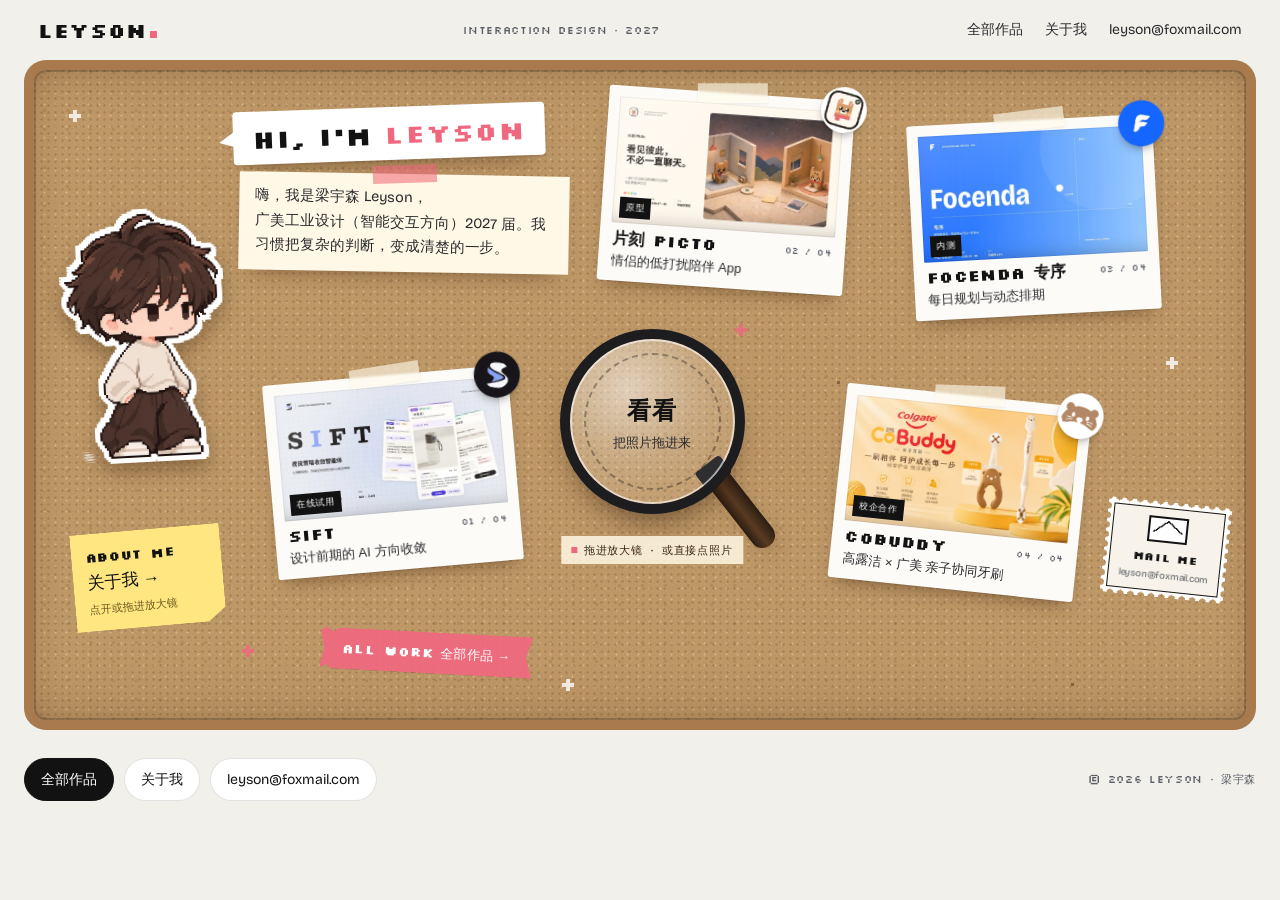
<file: index.html>
<!doctype html>
<html lang="zh-CN">
<head>
<meta charset="utf-8">
<meta name="viewport" content="width=device-width, initial-scale=1, viewport-fit=cover">
<title>Leyson. — 交互设计作品集</title>
<meta name="description" content="梁宇森 Leyson，广美工业设计（智能交互方向）2027 届，交互设计作品集。">
<style>
@font-face{font-family:"Bricolage";src:url([data-uri]) format("woff2");font-weight:200 800;font-display:swap}
@font-face{font-family:"Pixel";src:url([data-uri]) format("woff2");font-weight:400;font-display:swap}
@font-face{font-family:"Pixel";src:url([data-uri]) format("woff2");font-weight:700;font-display:swap}
:root{
  --paper:#F2F0EB;--paper-2:#E8E4DC;--ink:#121212;--ink-2:#2A2A2D;--mute:#5C5F68;--line:rgba(18,18,18,.12);
  --dot:#F0687F;--cork:#C9A06C;--frame:#A87A4E;
  --lat:"Bricolage","Helvetica Neue",Arial,sans-serif;
  --cjk:"PingFang SC","Hiragino Sans GB","Noto Sans SC","Source Han Sans SC","Microsoft YaHei",sans-serif;
  --hand:"Kaiti SC","STKaiti","KaiTi","Kaiti",var(--cjk);
  --px:"Pixel",ui-monospace,monospace;
  --spring:cubic-bezier(.34,1.56,.64,1);--ease:cubic-bezier(.2,.7,.1,1);
  --nav:60px;
}
*,*::before,*::after{box-sizing:border-box}
html,body{margin:0}
body{background:var(--paper);color:var(--ink);font-family:var(--lat),var(--cjk);font-size:16px;line-height:1.65;-webkit-font-smoothing:antialiased;overflow-x:hidden}
img{display:block;max-width:100%}
a{color:inherit}
button{font:inherit;color:inherit}

/* ---------- top bar ---------- */
.top{height:var(--nav);display:flex;align-items:center;justify-content:space-between;padding:0 clamp(16px,3vw,40px);max-width:1520px;margin:0 auto}
.brand{font-family:var(--px);font-weight:700;font-size:20px;letter-spacing:.02em;text-decoration:none;display:flex;align-items:baseline}
.brand i{display:inline-block;width:7px;height:7px;background:var(--dot);margin-left:3px}
.top nav{display:flex;gap:22px;font-size:14px}
.top nav a{text-decoration:none;color:var(--ink-2)}
.top nav a:hover{color:var(--ink);text-decoration:underline;text-underline-offset:4px}
.top .seek{font-family:var(--px);font-size:11px;letter-spacing:.06em;color:var(--mute);text-transform:uppercase}

/* ---------- desk ---------- */
.wrap{padding:0 clamp(12px,2vw,24px)}
.desk{
  position:relative;max-width:1472px;margin:0 auto;
  height:clamp(640px,calc(100vh - var(--nav) - 56px),880px);
  border-radius:22px;overflow:hidden;isolation:isolate;
  background-color:var(--cork);
  background-image:
    radial-gradient(rgba(92,56,22,.22) .9px,transparent 1.5px),
    radial-gradient(rgba(255,238,205,.30) .8px,transparent 1.4px),
    radial-gradient(rgba(120,74,32,.16) 1.4px,transparent 2.2px),
    url("data:image/svg+xml,%3Csvg xmlns='http://www.w3.org/2000/svg' width='220' height='220'%3E%3Cfilter id='n'%3E%3CfeTurbulence type='fractalNoise' baseFrequency='.85' numOctaves='3' stitchTiles='stitch'/%3E%3CfeColorMatrix values='0 0 0 0 .35  0 0 0 0 .22  0 0 0 0 .1  0 0 0 .55 0'/%3E%3C/filter%3E%3Crect width='100%25' height='100%25' filter='url(%23n)'/%3E%3C/svg%3E");
  background-size:7px 7px,11px 11px,23px 19px,220px 220px;
  background-position:0 0,4px 6px,9px 3px,0 0;
  box-shadow:inset 0 0 0 10px var(--frame),inset 0 0 0 12px rgba(0,0,0,.18),inset 0 18px 50px -20px rgba(60,30,8,.45),inset 0 -30px 60px -30px rgba(60,30,8,.35);
  touch-action:pan-y;
}
/* pixel sparkles on the cork */
.px-deco{position:absolute;width:4px;height:4px;pointer-events:none;color:#fff;opacity:.8;
  box-shadow:4px 0 0 currentColor,-4px 0 0 currentColor,0 4px 0 currentColor,0 -4px 0 currentColor,0 0 0 currentColor;background:currentColor}
.px-deco.pink{color:var(--dot)}
.px-deco.ink{color:#3a2614;opacity:.45;width:3px;height:3px;box-shadow:none}

/* draggable things */
.thing{position:absolute;left:var(--x);top:var(--y);
  translate:var(--dx,0px) var(--dy,0px);rotate:var(--r,0deg);scale:var(--s,1);
  transition:translate .55s var(--spring),rotate .45s var(--spring),scale .45s var(--spring);
  cursor:grab;user-select:none;-webkit-user-select:none;-webkit-touch-callout:none;z-index:2}
.thing.dragging{transition:rotate .25s var(--ease),scale .25s var(--ease);cursor:grabbing}
.thing img{pointer-events:none;-webkit-user-drag:none}
.thing:focus-visible{outline:3px solid var(--ink);outline-offset:6px;border-radius:6px}

/* boy sticker */
.boy{--x:6%;--y:24%;width:200px;--r:-3deg;background:none;border:0;padding:0}
.boy .stk{position:relative;filter:drop-shadow(3px 0 0 #fff) drop-shadow(-3px 0 0 #fff) drop-shadow(0 3px 0 #fff) drop-shadow(0 -3px 0 #fff) drop-shadow(2px 2px 0 #fff) drop-shadow(-2px -2px 0 #fff) drop-shadow(0 10px 10px rgba(50,25,5,.35));transition:filter .25s}
.boy.dragging .stk{filter:drop-shadow(3px 0 0 #fff) drop-shadow(-3px 0 0 #fff) drop-shadow(0 3px 0 #fff) drop-shadow(0 -3px 0 #fff) drop-shadow(2px 2px 0 #fff) drop-shadow(-2px -2px 0 #fff) drop-shadow(0 26px 22px rgba(50,25,5,.38))}
.boy .stk img{width:100%;height:auto}
.boy .blink{position:absolute;inset:0;opacity:0;animation:blink 4.6s steps(1) infinite}
@keyframes blink{0%,95.5%{opacity:0}96%,98.5%{opacity:1}99%{opacity:0}}

/* hi bubble */
.hi{position:absolute;left:20%;top:10%;width:min(390px,30%);z-index:1;pointer-events:none}
.hi .say{display:inline-block;background:#fff;padding:14px 20px 12px;border-radius:4px;rotate:-2deg;
  box-shadow:0 2px 0 rgba(0,0,0,.06),0 14px 26px -14px rgba(50,25,5,.5);position:relative}
.hi .say::after{content:"";position:absolute;left:-14px;bottom:18px;width:16px;height:16px;background:#fff;
  clip-path:polygon(100% 0,0 70%,100% 100%)}
.hi h1{margin:0;font-family:var(--px);font-weight:700;font-size:clamp(22px,2vw,29px);line-height:1.05;letter-spacing:.01em;white-space:nowrap}
.hi h1 em{font-style:normal;color:var(--dot)}
.hi p{margin:14px 0 0 6px;background:#FFF8E6;padding:12px 16px;font-size:14.5px;line-height:1.7;color:var(--ink-2);rotate:1deg;max-width:330px;
  box-shadow:0 12px 22px -14px rgba(50,25,5,.55);position:relative}
.hi p::before{content:"";position:absolute;left:50%;top:-9px;width:64px;height:18px;translate:-50% 0;rotate:-3deg;
  background:rgba(240,104,127,.55);mix-blend-mode:multiply}

/* ---------- the lens (看看 zone) ---------- */
.lens{position:absolute;left:calc(50% - 120px);top:calc(57% - 120px);width:240px;height:240px;z-index:1;pointer-events:none}
.lens .glass{position:absolute;inset:0;border-radius:50%;
  background:radial-gradient(circle at 35% 30%,rgba(255,255,255,.55),rgba(255,255,255,.18) 45%,rgba(255,255,255,.08) 70%);
  border:10px solid #1d1d1f;box-shadow:inset 0 0 0 2px rgba(255,255,255,.6),0 18px 30px -12px rgba(40,20,5,.55);
  transition:scale .35s var(--spring),border-color .2s}
.lens .glass::before{content:"";position:absolute;inset:14px;border-radius:50%;border:2px dashed rgba(18,18,18,.35)}
.lens .handle{position:absolute;width:30px;height:120px;left:calc(50% - 15px);top:calc(100% - 22px);
  transform-origin:50% 0;rotate:-38deg;translate:72px -30px;background:linear-gradient(90deg,#2a1d12,#5a3b22 45%,#2a1d12);border-radius:6px 6px 12px 12px;
  box-shadow:0 14px 20px -10px rgba(40,20,5,.6);z-index:-1}
.lens .handle::before{content:"";position:absolute;left:-3px;right:-3px;top:-4px;height:22px;background:#1d1d1f;border-radius:4px}
.lens .lbl{position:absolute;inset:0;display:grid;place-content:center;text-align:center;gap:4px;transition:opacity .2s}
.lens .lbl b{font-family:var(--px);font-weight:700;font-size:24px;letter-spacing:.04em}
.lens .lbl span{font-size:13px;color:var(--ink-2);line-height:1.5}
.lens.armed .glass{animation:pulse 1.1s ease-in-out infinite}
.lens.hot .glass{scale:1.08;border-color:var(--dot)}
.lens.has .lbl{opacity:0}
@keyframes pulse{50%{scale:1.035}}
.hint{position:absolute;left:50%;top:calc(57% + 136px);translate:-50% 0;z-index:1;pointer-events:none;
  font-family:var(--px);font-size:11px;letter-spacing:.08em;color:#3a2614;background:rgba(255,248,230,.85);padding:5px 10px;white-space:nowrap}
.hint i{display:inline-block;width:6px;height:6px;background:var(--dot);margin-right:6px;vertical-align:1px}

/* ---------- polaroids ---------- */
.pol{width:204px;background:none;border:0;padding:0;text-align:left}
.pol .card{position:relative;background:#FCFBF8;padding:11px 11px 0;border-radius:3px;
  box-shadow:0 1px 0 rgba(0,0,0,.08),0 10px 18px -8px rgba(50,25,5,.45);transition:box-shadow .3s}
.pol.dragging .card,.pol.lifted .card{box-shadow:0 2px 0 rgba(0,0,0,.05),0 34px 40px -16px rgba(50,25,5,.55)}
.pol .ph{aspect-ratio:1;overflow:hidden;background:#ddd}
.pol .ph img{width:100%;height:100%;object-fit:cover}
.pol .cap{height:58px;padding:7px 2px 0;display:flex;flex-direction:column;justify-content:flex-start}
.pol .cap b{font-family:var(--px);font-weight:700;font-size:16px;line-height:1.1;letter-spacing:.02em}
.pol .cap em{font-style:normal}
.pol .cap span{font-family:var(--hand);font-size:13px;color:var(--ink-2);line-height:1.4;margin-top:4px;white-space:nowrap;overflow:hidden;text-overflow:ellipsis}
.pol .logo{position:absolute;right:-14px;top:-16px;width:54px;height:54px;border-radius:50%;background:#fff;padding:4px;
  box-shadow:0 0 0 1px rgba(0,0,0,.06),0 6px 10px -4px rgba(0,0,0,.35);rotate:12deg;display:grid;place-items:center}
.pol .logo img{width:100%;height:100%;object-fit:contain;border-radius:50%}
.pol[data-p=sift] .logo{background:#17151A}
.pol[data-p=sift] .logo img{padding:6px}
.pol[data-p=focenda] .logo{background:#1466FF}
.pol[data-p=focenda] .logo img{padding:8px}
.pol[data-p=picto] .logo img{border-radius:12px}
.pol .tape{position:absolute;left:50%;top:-10px;width:70px;height:20px;translate:-50% 0;rotate:-4deg;background:rgba(255,250,235,.62);
  box-shadow:0 1px 2px rgba(0,0,0,.08);backdrop-filter:blur(1px)}
.pol .tag{position:absolute;left:12px;bottom:66px;font-family:var(--px);font-size:9px;letter-spacing:.08em;background:var(--ink);color:#fff;padding:3px 6px}
.p-sift{--x:25%;--y:47%;--r:-6deg}
.p-picto{--x:49%;--y:5%;--r:5deg}
.p-focenda{--x:73%;--y:10%;--r:-3deg}
.p-cob{--x:70%;--y:55%;--r:7deg}

/* ---------- small stickers ---------- */
.deco{text-decoration:none;display:block}
.note{--x:8%;--y:76%;--r:-5deg;width:150px;background:#FFE680;padding:14px 14px 12px;
  box-shadow:0 10px 16px -10px rgba(50,25,5,.55);clip-path:polygon(0 0,100% 0,100% 86%,88% 100%,0 100%)}
.note b{display:block;font-family:var(--px);font-size:13px;letter-spacing:.06em}
.note span{display:block;font-family:var(--hand);font-size:17px;line-height:1.3;margin-top:4px}
.note small{display:block;font-size:11px;color:#6b5a1d;margin-top:6px}
.strip{--x:31%;--y:86%;--r:3deg;padding:10px 22px;background:repeating-linear-gradient(90deg,rgba(240,104,127,.92) 0 14px,rgba(240,104,127,.80) 14px 15px);
  color:#fff;font-family:var(--px);font-weight:700;font-size:13px;letter-spacing:.08em;white-space:nowrap;
  clip-path:polygon(0 8%,3% 0,6% 10%,9% 0,100% 0,97% 50%,100% 100%,6% 100%,3% 90%,0 100%,2% 50%);box-shadow:0 6px 10px -6px rgba(0,0,0,.4)}
.strip span{font-family:var(--cjk);font-weight:500;letter-spacing:.02em;margin-left:6px;font-size:13px}
.stamp{--x:88.5%;--y:62%;--r:6deg;width:124px;padding:6px;background:#fff;
  -webkit-mask:linear-gradient(#000 0 0) content-box,radial-gradient(circle 3.5px,transparent 96%,#000) -5px -5px/10px 10px round;
  mask:linear-gradient(#000 0 0) content-box,radial-gradient(circle 3.5px,transparent 96%,#000) -5px -5px/10px 10px round;filter:drop-shadow(0 6px 6px rgba(0,0,0,.25))}
.stamp .in{border:1.5px solid var(--ink);padding:8px 6px 6px;text-align:center;background:#F7F3EA}
.stamp .env{width:40px;height:26px;margin:0 auto 6px;border:2px solid var(--ink);position:relative;background:#fff}
.stamp .env::before{content:"";position:absolute;left:3px;right:3px;top:2px;height:12px;border:2px solid var(--ink);border-top:0;border-right-color:transparent;border-left-color:transparent;
  background:linear-gradient(to bottom right,transparent 48%,var(--ink) 48% 56%,transparent 56%) left/50% 100% no-repeat,linear-gradient(to bottom left,transparent 48%,var(--ink) 48% 56%,transparent 56%) right/50% 100% no-repeat;border:0}
.stamp b{display:block;font-family:var(--px);font-size:11px;letter-spacing:.06em}
.stamp small{display:block;font-size:9.5px;color:var(--mute);margin-top:2px;letter-spacing:-.02em;white-space:nowrap}
.stamp .val{position:absolute;right:10px;top:10px;font-family:var(--px);font-size:9px;color:var(--dot)}

/* ---------- detail card ---------- */
.veil{position:absolute;inset:0;background:rgba(40,22,8,.32);opacity:0;pointer-events:none;transition:opacity .3s;z-index:20}
.veil.on{opacity:1;pointer-events:auto}
.thing.focus{z-index:30 !important}
.sheet{position:absolute;z-index:31;left:calc(50% + 140px);top:50%;width:min(400px,calc(50% - 170px));
  translate:0 -50%;background:#FFFEFB;border-radius:6px;padding:26px 26px 22px;
  box-shadow:0 2px 0 rgba(0,0,0,.05),0 40px 60px -24px rgba(40,20,5,.6);
  opacity:0;scale:.92;rotate:1.5deg;transform-origin:0 50%;pointer-events:none;transition:opacity .25s,scale .45s var(--spring),rotate .45s var(--spring)}
.sheet.on{opacity:1;scale:1;rotate:-.5deg;pointer-events:auto}
.sheet .x{position:absolute;right:12px;top:10px;width:36px;height:36px;border:0;background:none;font-size:22px;line-height:1;cursor:pointer;border-radius:50%}
.sheet .x:hover{background:var(--paper)}
.sheet .hd{display:flex;align-items:center;gap:12px;margin-right:30px}
.sheet .hd .lg{width:44px;height:44px;border-radius:10px;flex:none;display:grid;place-items:center;overflow:hidden;background:#fff;box-shadow:0 0 0 1px var(--line)}
.sheet .hd .lg img{width:100%;height:100%;object-fit:contain}
.sheet h2{margin:0;font-size:22px;line-height:1.2;font-weight:700;font-family:var(--lat),var(--cjk)}
.sheet .one{margin:2px 0 0;font-size:14px;color:var(--mute);line-height:1.45}
.sheet .meta{display:flex;flex-wrap:wrap;gap:6px;margin:16px 0 4px;padding:0;list-style:none}
.sheet .meta li{font-size:12px;padding:3px 9px;border-radius:999px;background:var(--paper);color:var(--ink-2)}
.sheet dl{margin:14px 0 0}
.sheet dt{font-family:var(--px);font-size:11px;letter-spacing:.1em;color:var(--dot);margin-top:14px}
.sheet dd{margin:4px 0 0;font-size:15px;line-height:1.7;color:var(--ink)}
.sheet .go{display:inline-flex;align-items:center;gap:8px;margin-top:20px;background:var(--ink);color:#fff;text-decoration:none;padding:11px 18px;border-radius:999px;font-size:15px;font-weight:600}
.sheet .go:hover{background:#000}
.sheet .go span{transition:translate .2s}
.sheet .go:hover span{translate:4px 0}

.toast{position:fixed;left:50%;bottom:28px;translate:-50% 20px;background:var(--ink);color:#fff;font-size:14px;padding:10px 16px;border-radius:999px;opacity:0;transition:.3s;z-index:60;pointer-events:none}
.toast.on{opacity:1;translate:-50% 0}

/* ---------- footer ---------- */
.foot{max-width:1472px;margin:0 auto;padding:28px clamp(12px,2vw,24px) 40px;display:flex;justify-content:space-between;align-items:center;gap:20px;flex-wrap:wrap}
.foot .links{display:flex;gap:10px;flex-wrap:wrap}
.foot .links a{text-decoration:none;font-size:14px;padding:9px 16px;border-radius:999px;border:1px solid var(--line);background:#fff}
.foot .links a:hover{border-color:var(--ink)}
.foot .links a.pri{background:var(--ink);color:#fff;border-color:var(--ink)}
.foot small{font-family:var(--px);font-size:11px;color:var(--mute);letter-spacing:.06em}

.sr{position:absolute;width:1px;height:1px;overflow:hidden;clip:rect(0 0 0 0);white-space:nowrap}

/* ---------- tablet tweak ---------- */
@media (max-width:1100px) and (min-width:761px){
  .pol{width:176px}.boy{width:170px}
  .hi{width:40%}
  .sheet{left:auto;right:24px;width:380px}
}

/* ---------- phone ---------- */
@media (max-width:760px){
  :root{--nav:54px}
  .top nav{display:none}
  .desk{height:1220px;border-radius:18px}
  .hi{left:16px;right:16px;top:22px;width:auto}
  .hi h1{font-size:27px}
  .hi p{max-width:none;font-size:14px;margin-right:4px}
  .boy{--x:14px;--y:250px;width:116px}
  .note{--x:142px;--y:262px;width:124px;--r:4deg;padding:11px 11px 10px}
  .note span{font-size:15px}.note small{font-size:10px}
  .stamp{--x:calc(100% - 120px);--y:330px;width:108px;--r:-7deg}
  .lens{left:calc(50% - 92px);top:950px;width:184px;height:184px}
  .lens .handle{height:92px;width:24px;left:calc(50% - 12px);translate:56px -26px}
  .lens .lbl b{font-size:20px}.lens .lbl span{font-size:12px}
  .hint{top:1156px;font-size:10px}
  .pol{width:156px}
  .pol .cap{height:52px}.pol .cap b{font-size:14px}.pol .cap em{font-style:normal}
.pol .cap span{font-size:12px}
  .pol .logo{width:44px;height:44px;right:-10px;top:-14px}
  .pol .tag{bottom:60px}
  .pol .cap em.co{display:none}
  .p-sift{--x:16px;--y:478px}
  .p-picto{--x:calc(100% - 172px);--y:500px}
  .p-focenda{--x:22px;--y:706px}
  .p-cob{--x:calc(100% - 176px);--y:726px}
  .strip{--x:132px;--y:422px;--r:-3deg;padding:8px 16px;font-size:11px}
  .strip span{font-size:12px}
  .sheet{position:fixed;left:0;right:0;top:auto;bottom:0;width:auto;max-height:86vh;overflow:auto;translate:0 104%;rotate:0deg;scale:1;opacity:1;
    border-radius:20px 20px 0 0;padding:24px 22px calc(26px + env(safe-area-inset-bottom));transition:translate .4s var(--ease)}
  .sheet.on{translate:0 0;rotate:0deg}
  .sheet::before{content:"";display:block;width:40px;height:4px;border-radius:4px;background:var(--line);margin:-10px auto 14px}
  .veil{position:fixed}
  .foot{flex-direction:column;align-items:flex-start}
}


/* ===== v2 polish ===== */
.nw{white-space:nowrap}
.desk{container-type:inline-size;--dw:min(100vw - 2*clamp(12px,2vw,24px),1472px);height:max(580px,calc(var(--dw)*.5435))}
.pol{width:20cqw}
.pol .ph{aspect-ratio:16/9;position:relative;border-radius:1px}
.pol .ph::after{content:"";position:absolute;inset:0;pointer-events:none;
  background:linear-gradient(125deg,rgba(255,255,255,.28),rgba(255,255,255,0) 38%,rgba(255,255,255,0) 70%,rgba(255,255,255,.10));
  box-shadow:inset 0 0 0 1px rgba(0,0,0,.06),inset 0 -14px 22px -18px rgba(0,0,0,.35)}
.pol .card{transition:box-shadow .3s,transform .35s var(--spring)}
@media (hover:hover){.pol:not(.focus):hover .card{transform:translateY(-5px) rotate(-.6deg);box-shadow:0 2px 0 rgba(0,0,0,.05),0 26px 32px -14px rgba(50,25,5,.55)}}
.pol .cap{position:relative}
.pol .cap .no{position:absolute;right:2px;top:9px;font-style:normal;font-family:var(--px);font-size:9px;letter-spacing:.06em;color:var(--mute)}
.pol .cap b{padding-right:44px;white-space:nowrap}
.pol .logo{width:46px;height:46px;right:-12px;top:-14px}
.pol .tag{bottom:auto;top:calc(11px + (100% - 69px) - 26px);left:18px}
.pol:focus-visible{outline:none}.pol:focus-visible .card{outline:3px solid var(--ink);outline-offset:4px}
/* gentle drop-in */
.thing,.hi,.lens,.hint{animation:drop .8s var(--spring) backwards}
.hi{animation-delay:.05s}.boy{animation-delay:.12s}.p-picto{animation-delay:.2s}.p-focenda{animation-delay:.28s}.p-sift{animation-delay:.36s}.p-cob{animation-delay:.44s}
.lens{animation-delay:.5s}.note{animation-delay:.56s}.strip{animation-delay:.62s}.stamp{animation-delay:.68s}.hint{animation-delay:.9s;animation-name:fade}
@keyframes drop{from{opacity:0;transform:translateY(-26px) rotate(-3deg)}}
@keyframes fade{from{opacity:0}}
.hint .h-touch{display:none}
@media (hover:none){.hint .h-fine{display:none}.hint .h-touch{display:inline}}
/* sheet cover */
.sheet .cv{margin:-6px -6px 16px;aspect-ratio:16/9;border-radius:4px;overflow:hidden;background:var(--paper-2);box-shadow:inset 0 0 0 1px var(--line)}
.sheet .cv img{width:100%;height:100%;object-fit:cover}
.sheet .x{z-index:2;background:rgba(255,255,255,.9);right:14px;top:14px;box-shadow:0 2px 8px -2px rgba(0,0,0,.25)}
.sheet .hd{margin-right:0}

/* desktop layout (16:9-ish desk) */
.hi{left:17%;top:7%;width:28cqw}
.boy{--x:3.5%;--y:23%;width:12.5cqw}
.note{--x:4%;--y:70%}
.p-sift{--x:20%;--y:47%;--r:-5deg}
.p-picto{--x:47%;--y:5%;--r:4deg}
.p-focenda{--x:72%;--y:9%;--r:-3deg}
.p-cob{--x:66%;--y:50%;--r:6deg}
.strip{--x:24%;--y:85.5%}
.stamp{--x:calc(100% - 152px);--y:66%}
.lens{left:calc(51% - 7.5cqw);top:calc(54% - 7.5cqw);width:15cqw;height:15cqw}
.lens .handle{height:8cqw;width:2cqw;left:calc(50% - 1cqw);translate:4.6cqw -2cqw}
.hint{left:51%;top:calc(54% + 7.5cqw + 22px)}
.sheet{left:calc(51% + 9cqw);width:min(400px,calc(49% - 9cqw - 28px));max-height:calc(100% - 40px);overflow:auto}

/* tablet: taller desk, own arrangement */
@media (max-width:1179px) and (min-width:761px) and (orientation:landscape){
  .pol{width:21cqw}.hi{width:30cqw;left:16%}.boy{width:13cqw}
  .pol .cap b{padding-right:0}.pol .cap .no{display:none}
  .p-cob{--x:61%}.stamp{--x:calc(100% - 146px);--y:70%}
  .hint{top:calc(54% + 7.5cqw + 14px)}
}
@media (max-width:1179px) and (min-width:761px) and (orientation:portrait){
  .desk{height:calc(var(--dw)*.9)}
  .pol .cap b{white-space:nowrap;font-size:14px;padding-right:0}.pol .cap .no{display:none}
  .pol{width:26cqw}
  .hi{left:21%;top:4%;width:44cqw}
  .boy{--x:3%;--y:5%;width:16cqw}
  .p-picto{--x:69%;--y:5%;--r:5deg}
  .p-sift{--x:5%;--y:39%;--r:-5deg}
  .p-focenda{--x:67%;--y:36%;--r:-3deg}
  .p-cob{--x:59%;--y:68%;--r:6deg}
  .note{--x:6%;--y:70%}
  .stamp{--x:38%;--y:75%;--r:-6deg}
  .strip{--x:22%;--y:89%;--r:2deg}
  .lens{left:calc(50% - 10.5cqw);top:calc(51% - 10.5cqw);width:21cqw;height:21cqw}
  .lens .handle{height:11cqw;width:2.6cqw;left:calc(50% - 1.3cqw);translate:6.4cqw -2.6cqw}
  .hint{left:50%;top:calc(51% + 10.5cqw + 20px)}
  .sheet{left:auto;right:24px;width:min(400px,46%)}
}

/* phone */
@media (max-width:760px){
  .desk{height:1080px}
  .pol{width:44cqw}
  .pol .cap b{padding-right:0}.pol .cap .no{display:none}
  .pol .logo{width:38px;height:38px;right:-8px;top:-12px}
  .pol .cap em.co{display:inline}
  .pol .cap span{white-space:normal;display:-webkit-box;-webkit-line-clamp:2;-webkit-box-orient:vertical}
  .pol .cap{height:66px}
  .pol .tag{top:calc(11px + (100% - 77px) - 24px);left:16px}
  .hi{left:16px;right:16px;top:22px;width:auto}
  .boy{--x:14px;--y:250px;width:116px}
  .note{--x:142px;--y:262px}
  .stamp{--x:calc(100% - 120px);--y:330px}
  .strip{--x:132px;--y:422px}
  .p-sift{--x:4%;--y:488px;--r:-4deg}
  .p-picto{--x:52%;--y:502px;--r:4deg}
  .p-focenda{--x:5%;--y:664px;--r:3deg}
  .p-cob{--x:51%;--y:678px;--r:-4deg}
  .lens{left:calc(50% - 80px);top:852px;width:160px;height:160px}
  .lens .handle{height:80px;width:22px;left:calc(50% - 11px);translate:48px -22px}
  .hint{left:50%;top:1030px}
  .sheet{left:0;right:0;width:auto;max-height:88vh}
  .sheet .cv{margin:0 0 16px}
}

@media (prefers-reduced-motion:reduce){
  *,*::before,*::after{animation:none !important;transition:none !important}
}
</style>
</head>
<body>

<header class="top">
  <a class="brand" href="./">Leyson<i></i></a>
  <span class="seek">Interaction design · 2027</span>
  <nav aria-label="快速链接">
    <a href="work.html">全部作品</a>
    <a href="about.html">关于我</a>
    <a href="mailto:leyson@foxmail.com">leyson@foxmail.com</a>
  </nav>
</header>

<main class="wrap">
  <section class="desk" id="desk" aria-label="Leyson 的桌面：四个项目">
    <span class="px-deco" style="left:4%;top:8%"></span>
    <span class="px-deco pink" style="left:58%;top:40%"></span>
    <span class="px-deco" style="left:93%;top:45%"></span>
    <span class="px-deco pink" style="left:18%;top:88%"></span>
    <span class="px-deco" style="left:44%;top:93%"></span>
    <span class="px-deco ink" style="left:38%;top:30%"></span>
    <span class="px-deco ink" style="left:66%;top:48%"></span>
    <span class="px-deco ink" style="left:85%;top:93%"></span>

    <div class="hi">
      <div class="say"><h1>Hi, I'm <em>Leyson</em></h1></div>
      <p>嗨，我是梁宇森 Leyson，<span class="nw">广美工业设计（智能交互方向）</span>2027 届。我习惯把复杂的判断，变成清楚的一步。</p>
    </div>

    <div class="thing boy" data-kind="boy" aria-hidden="true">
      <div class="stk">
        <img src="[data-uri]" alt="" width="304" height="480">
        <img class="blink" src="[data-uri]" alt="" width="304" height="480">
      </div>
    </div>

    <div class="lens" id="lens" aria-hidden="true">
      <div class="handle"></div>
      <div class="glass"></div>
      <div class="lbl"><b>看看</b><span>把照片拖进来</span></div>
    </div>
    <div class="hint" aria-hidden="true"><i></i><span class="h-fine">拖进放大镜 · 或直接点照片</span><span class="h-touch">点照片看看 · 长按可拖动</span></div>

    <button class="thing pol p-sift" data-kind="pol" data-p="sift" aria-label="打开项目 SIFT">
      <div class="card"><span class="tape"></span><div class="ph"><img src="[data-uri]" alt="SIFT 作品集封面"></div><span class="tag">在线试用</span>
        <div class="cap"><i class="no">01 / 04</i><b>SIFT</b><span>设计前期的 AI 方向收敛</span></div>
        <span class="logo"><img src="[data-uri]" alt=""></span></div>
    </button>
    <button class="thing pol p-picto" data-kind="pol" data-p="picto" aria-label="打开项目 片刻 Picto">
      <div class="card"><span class="tape"></span><div class="ph"><img src="[data-uri]" alt="片刻 Picto 作品集封面"></div><span class="tag">原型</span>
        <div class="cap"><i class="no">02 / 04</i><b>片刻 Picto</b><span>情侣的低打扰陪伴 App</span></div>
        <span class="logo"><img src="[data-uri]" alt=""></span></div>
    </button>
    <button class="thing pol p-focenda" data-kind="pol" data-p="focenda" aria-label="打开项目 Focenda 专序">
      <div class="card"><span class="tape"></span><div class="ph"><img src="[data-uri]" alt="Focenda 专序 作品集封面"></div><span class="tag">内测</span>
        <div class="cap"><i class="no">03 / 04</i><b>Focenda 专序</b><span>每日规划与动态排期</span></div>
        <span class="logo"><img src="[data-uri]" alt=""></span></div>
    </button>
    <button class="thing pol p-cob" data-kind="pol" data-p="cobuddy" aria-label="打开项目 CoBuddy">
      <div class="card"><span class="tape"></span><div class="ph"><img src="[data-uri]" alt="CoBuddy 亲子牙刷 主视觉"></div><span class="tag">校企合作</span>
        <div class="cap"><i class="no">04 / 04</i><b>CoBuddy</b><span><em class="co">高露洁 × 广美 </em>亲子协同牙刷</span></div>
        <span class="logo"><img src="[data-uri]" alt=""></span></div>
    </button>

    <a class="thing deco note" data-kind="deco" data-act="about" href="about.html">
      <b>ABOUT ME</b><span>关于我 →</span><small>点开或拖进放大镜</small>
    </a>
    <a class="thing deco strip" data-kind="deco" data-act="work" href="work.html">ALL WORK<span>全部作品 →</span></a>
    <a class="thing deco stamp" data-kind="deco" data-act="mail" href="mailto:leyson@foxmail.com">
      <div class="in"><div class="env"></div><b>MAIL ME</b><small>leyson@foxmail.com</small></div>
    </a>

    <div class="veil" id="veil"></div>
    <article class="sheet" id="sheet" role="dialog" aria-modal="true" aria-labelledby="sh-name" aria-hidden="true">
      <button class="x" id="sh-x" aria-label="关闭">×</button>
      <div class="cv"><img id="sh-cv" alt=""></div>
      <div class="hd"><span class="lg" id="sh-lg"></span><div><h2 id="sh-name"></h2><p class="one" id="sh-one"></p></div></div>
      <ul class="meta" id="sh-meta"></ul>
      <dl id="sh-dl"></dl>
      <a class="go" id="sh-go" href="#">进去看看 <span>→</span></a>
    </article>
  </section>
</main>

<footer class="foot">
  <div class="links">
    <a class="pri" href="work.html">全部作品</a>
    <a href="about.html">关于我</a>
    <a href="mailto:leyson@foxmail.com">leyson@foxmail.com</a>
  </div>
  <small>© 2026 LEYSON · 梁宇森</small>
</footer>

<div class="toast" id="toast" role="status" aria-live="polite"></div>

<script>
(()=>{
const BASE=location.protocol==='file:'?'https://leysonapple.github.io/Personal-Website/':'';
if(BASE)document.querySelectorAll('a[href]').forEach(a=>{const h=a.getAttribute('href');if(!/^(https?:|mailto:|tel:|#)/.test(h))a.href=BASE+h.replace(/^\.\//,'')});
const P={
  sift:{name:'SIFT',one:'设计前期的 AI 方向收敛 Agent',meta:['Web','在线试用','4 周','3 人小组组长'],
    q:'设计师拿到模糊 Brief，缺的不是图，而是判断的次序。',r:'定位从“出图 AI”收敛为“判断搭档”。',url:BASE+'projects/sift.html',bg:'#17151A',pad:7},
  picto:{name:'片刻 Picto',one:'情侣的低打扰陪伴 App',meta:['Mobile','原型','独立完成','约 2 个月'],
    q:'即时通信把“被看见”绑成了“要回复”，异地情侣因此更累。',r:'在线、已读这类制造回复压力的信号，一个都没留。',url:BASE+'projects/picto.html',bg:'#fff',pad:0},
  focenda:{name:'Focenda 专序',one:'每日规划与动态排期',meta:['Web + Mobile','内测','用户访谈','多端设计'],
    q:'设计师的时间被“非设计”吃掉：琐事多、信息散、难出结果。',r:'内测 10 人中 9 人使用了任务规划。',url:BASE+'projects/focenda.html',bg:'#1466FF',pad:9},
  cobuddy:{name:'CoBuddy',one:'高露洁 × 广美 亲子协同牙刷',meta:['工业设计跨界','高露洁 × 广美','独立完成','约 2 个月'],
    q:'孩子握得住牙刷，却控制不住刷牙；家长一帮忙就变成代刷。',r:'海獭环抱造型的儿童款 + 家长款：孩子主握，家长从外侧稳定辅助。',url:BASE+'projects/cobuddy.html',bg:'#fff',pad:2}
};
const desk=document.getElementById('desk'),lens=document.getElementById('lens'),veil=document.getElementById('veil'),
  sheet=document.getElementById('sheet'),toast=document.getElementById('toast');
const reduce=matchMedia('(prefers-reduced-motion: reduce)').matches;
const phone=()=>matchMedia('(max-width:760px)').matches;
let zTop=5,openEl=null,lastFocus=null;
const things=[...desk.querySelectorAll('.thing')];
const st=new Map();
things.forEach(el=>{
  const r0=parseFloat(getComputedStyle(el).getPropertyValue('--r'))||0;
  st.set(el,{dx:0,dy:0,r0,hx:0,hy:0});
});
function apply(el,o={}){
  const s=st.get(el);
  el.style.setProperty('--dx',s.dx+'px');el.style.setProperty('--dy',s.dy+'px');
  el.style.setProperty('--r',(o.r??s.r0)+'deg');el.style.setProperty('--s',o.s??1);
}
function lensC(){const b=lens.getBoundingClientRect();return{x:b.left+b.width/2,y:b.top+b.height/2,rad:b.width/2}}
function overLens(x,y){const c=lensC();return Math.hypot(x-c.x,y-c.y)<c.rad*1.05}
function baseCenter(el){const b=el.getBoundingClientRect(),s=st.get(el);return{x:b.left+b.width/2-s.dx,y:b.top+b.height/2-s.dy}}
function flash(t){toast.textContent=t;toast.classList.add('on');clearTimeout(flash.t);flash.t=setTimeout(()=>toast.classList.remove('on'),1800)}

/* ---- drag ---- */
let drag=null;
things.forEach(el=>{
  el.addEventListener('pointerdown',e=>{
    if(e.button!==0||openEl===el)return;
    const s=st.get(el);
    drag={el,id:e.pointerId,sx:e.clientX,sy:e.clientY,ox:s.dx,oy:s.dy,moved:false,live:e.pointerType==='mouse'||e.pointerType==='pen',touch:e.pointerType==='touch'};
    if(drag.touch){drag.timer=setTimeout(()=>{if(drag&&!drag.moved){drag.live=true;lift(el);navigator.vibrate&&navigator.vibrate(8)}},260)}
    try{el.setPointerCapture(e.pointerId)}catch(_){}
  });
  el.addEventListener('pointermove',e=>{
    if(!drag||drag.el!==el||e.pointerId!==drag.id)return;
    const mx=e.clientX-drag.sx,my=e.clientY-drag.sy;
    if(!drag.live){ if(Math.hypot(mx,my)>8){drag.moved=true;clearTimeout(drag.timer);drag.cancel=true} return }
    if(!drag.moved&&Math.hypot(mx,my)<5)return;
    if(!drag.moved){drag.moved=true;lift(el)}
    const s=st.get(el);s.dx=drag.ox+mx;s.dy=drag.oy+my;
    // keep on desk
    const bc=baseCenter(el),d=desk.getBoundingClientRect();
    const cx=Math.min(Math.max(bc.x+s.dx,d.left+30),d.right-30),cy=Math.min(Math.max(bc.y+s.dy,d.top+30),d.bottom-30);
    s.dx=cx-bc.x;s.dy=cy-bc.y;
    apply(el,{r:s.r0*.25,s:1.08});
    const hot=el.dataset.kind!=='boy'&&overLens(e.clientX,e.clientY);lens.classList.toggle('hot',hot);
  });
  const end=e=>{
    if(!drag||drag.el!==el)return;
    clearTimeout(drag.timer);
    const d=drag;drag=null;
    lens.classList.remove('armed','hot');
    if(d.moved&&d.live){
      el.classList.remove('dragging');el._justDragged=true;setTimeout(()=>el._justDragged=false,60);
      const s=st.get(el);
      if(e.type!=='pointercancel'&&el.dataset.kind!=='boy'&&overLens(e.clientX,e.clientY)){
        if(el.dataset.kind==='pol'){s.hx=d.ox;s.hy=d.oy;open(el,true)}
        else{act(el);s.dx=d.ox;s.dy=d.oy;apply(el)}
      }else apply(el);
    }else if(d.live&&d.touch){el.classList.remove('dragging');apply(el);el._justDragged=true;setTimeout(()=>el._justDragged=false,60)}
  };
  el.addEventListener('pointerup',end);el.addEventListener('pointercancel',end);
  el.addEventListener('click',e=>{
    if(el._justDragged){e.preventDefault();return}
    if(el.dataset.kind==='pol'){e.preventDefault();const s=st.get(el);s.hx=s.dx;s.hy=s.dy;open(el,false)}
  });
  el.addEventListener('dragstart',e=>e.preventDefault());
});
// block page scroll only while a touch drag is live
desk.addEventListener('touchmove',e=>{if(drag&&drag.live)e.preventDefault()},{passive:false});
function lift(el){el.classList.add('dragging');el.style.zIndex=++zTop;if(el.dataset.kind!=='boy')lens.classList.add('armed');
  const s=st.get(el);apply(el,{r:s.r0*.25,s:1.08})}

function act(el){
  const a=el.dataset.act;
  if(a==='mail'){flash('正在打开邮件…');location.href='mailto:leyson@foxmail.com';return}
  flash(a==='about'?'正在打开「关于我」…':'正在打开全部作品…');
  setTimeout(()=>{location.href=el.href},280);
}

/* ---- open / close project ---- */
function fill(k){
  const p=P[k],img=document.querySelector('.pol[data-p="'+k+'"] .logo img').src;
  const lg=document.getElementById('sh-lg');lg.style.background=p.bg;lg.innerHTML='<img alt="" src="'+img+'" style="padding:'+p.pad+'px">';
  document.getElementById('sh-name').textContent=p.name;document.getElementById('sh-one').textContent=p.one;
  document.getElementById('sh-meta').innerHTML=p.meta.map(m=>'<li>'+m+'</li>').join('');
  document.getElementById('sh-dl').innerHTML='<dt>PROBLEM · 问题</dt><dd>'+p.q+'</dd>'+(p.r?'<dt>RESULT · 结果</dt><dd>'+p.r+'</dd>':'');
  const cv=document.getElementById('sh-cv'),ph=document.querySelector('.pol[data-p="'+k+'"] .ph img');cv.src=ph.src;cv.alt=ph.alt;
  const go=document.getElementById('sh-go');go.href=p.url;go.setAttribute('aria-label','进去看看 '+p.name);
}
function open(el,dropped){
  if(openEl&&openEl!==el)close(true);
  lastFocus=document.activeElement;openEl=el;fill(el.dataset.p);
  const s=st.get(el);
  if(!phone()){ // fly into the lens
    const bc=baseCenter(el),c=lensC();s.dx=c.x-bc.x;s.dy=c.y-bc.y;
    el.classList.add('focus');apply(el,{r:0,s:.74});lens.classList.add('has');
  }else{ el.classList.add('focus');apply(el,{r:0,s:1.04}) }
  veil.classList.add('on');
  setTimeout(()=>{sheet.classList.add('on');sheet.setAttribute('aria-hidden','false');document.getElementById('sh-x').focus({preventScroll:true})},reduce||phone()?0:dropped?120:260);
}
function close(quick){
  if(!openEl)return;const el=openEl,s=st.get(el);openEl=null;
  sheet.classList.remove('on');sheet.setAttribute('aria-hidden','true');veil.classList.remove('on');lens.classList.remove('has');
  s.dx=s.hx;s.dy=s.hy;apply(el);
  setTimeout(()=>el.classList.remove('focus'),quick?0:450);
  if(!quick&&lastFocus&&lastFocus.focus)lastFocus.focus({preventScroll:true});
}
document.getElementById('sh-x').addEventListener('click',()=>close());
veil.addEventListener('click',()=>close());
addEventListener('keydown',e=>{if(e.key==='Escape')close()});
// focus trap
sheet.addEventListener('keydown',e=>{if(e.key!=='Tab')return;const f=[...sheet.querySelectorAll('button,a')];const a=f[0],b=f[f.length-1];
  if(e.shiftKey&&document.activeElement===a){e.preventDefault();b.focus()}else if(!e.shiftKey&&document.activeElement===b){e.preventDefault();a.focus()}});
// layout changes reset the scatter
let mode=phone();addEventListener('resize',()=>{if(phone()===mode)return;mode=phone();close(true);things.forEach(el=>{const s=st.get(el);s.dx=s.dy=0;apply(el)})});
// ?open=sift for previews
const q=new URLSearchParams(location.search).get('open');if(q&&P[q])setTimeout(()=>{const el=document.querySelector('.pol[data-p="'+q+'"]');const s=st.get(el);open(el,false)},300);
})();
</script>
</body>
</html>
</file>
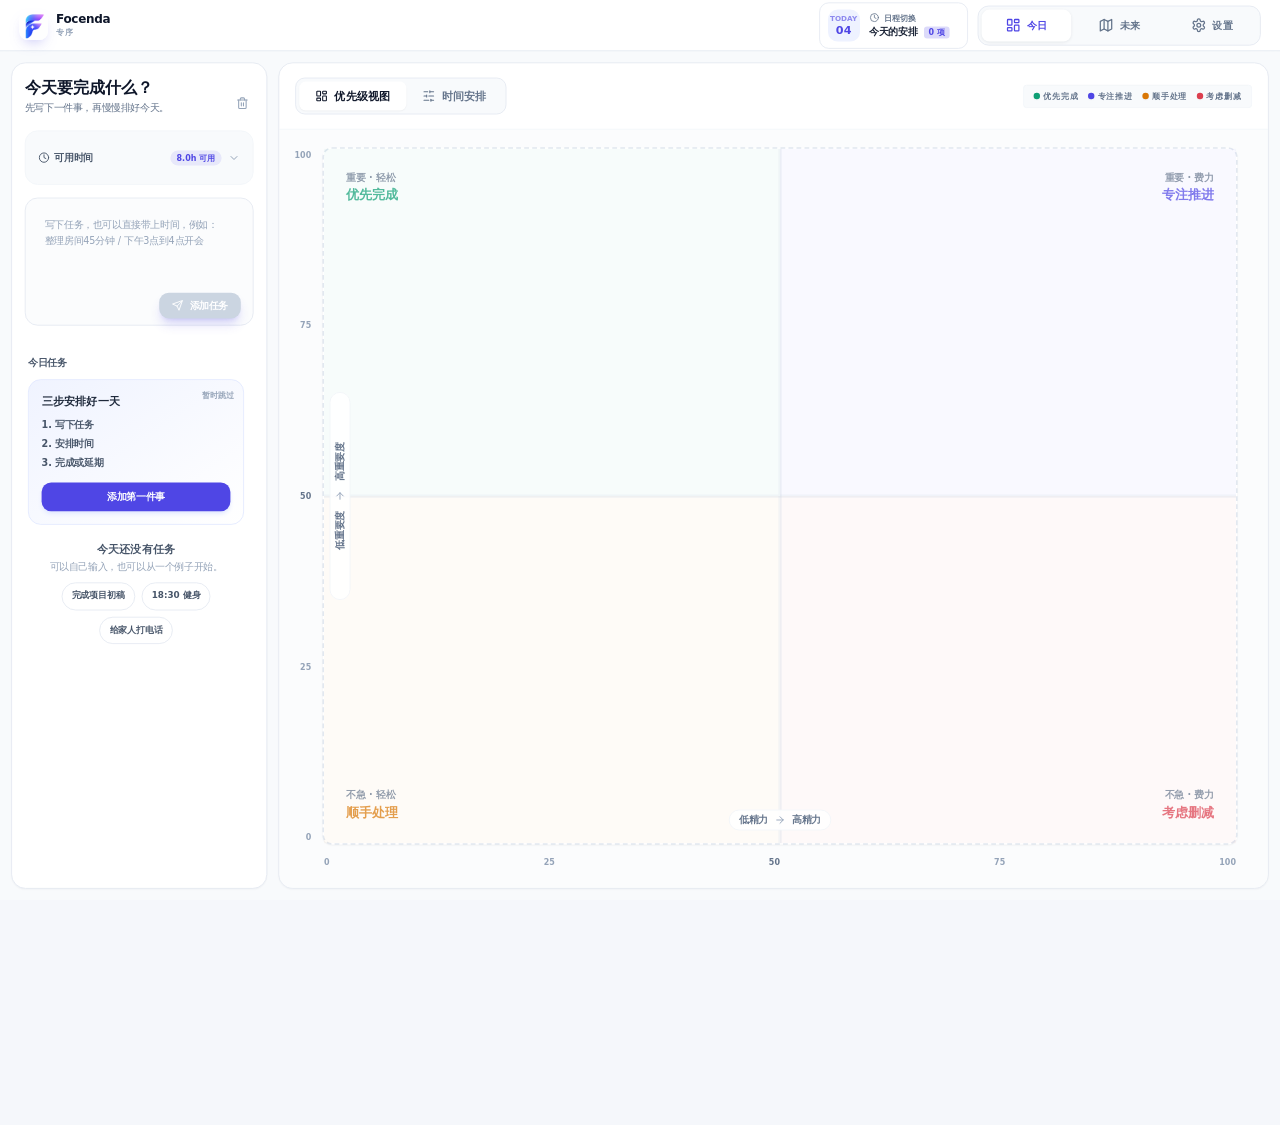
<file: prototypes/focenda/index.html>
<!doctype html>
<html lang="zh-CN">
<head>
  <meta charset="UTF-8">
  <meta name="viewport" content="width=device-width, initial-scale=1.0, viewport-fit=cover">
  <meta http-equiv="Content-Security-Policy" content="default-src 'self'; script-src 'self'; style-src 'self' 'unsafe-inline'; img-src 'self' data: blob:; connect-src 'self'; font-src 'self' data:; manifest-src 'self'; worker-src 'self'; object-src 'none'; base-uri 'none'; frame-src 'none'">
  <title>Focenda · 专序</title>
  <link rel="icon" type="image/png" href="./assets/logo.png">
  <meta name="theme-color" content="#4F46E5">
  <meta name="mobile-web-app-capable" content="yes">
  <meta name="apple-mobile-web-app-capable" content="yes">
  <meta name="apple-mobile-web-app-status-bar-style" content="default">
  <meta name="apple-mobile-web-app-title" content="Focenda">
  <link rel="manifest" href="./manifest.webmanifest">
  <link rel="apple-touch-icon" href="./icons/apple-touch-icon.png">
  <link rel="stylesheet" href="./styles.css">
</head>
<body>
  <div id="root"></div>
  <script src="./scheduler-storage.js" defer></script>
  <script src="./scheduler-engine.js" defer></script>
  <script src="./work-hours-storage.js" defer></script>
  <script src="./task-lifecycle.js" defer></script>
  <script src="./reminder-engine.js" defer></script>
  <script src="./backup-engine.js" defer></script>
  <script src="./app-settings.js" defer></script>
  <script src="./local-intelligence.js" defer></script>
  <script src="./sync-contract.js" defer></script>
  <script src="./offline-sync-queue.js" defer></script>
  <script src="./local-task-repository.js" defer></script>
  <script src="./backend-config.js" defer></script>
  <script src="./account-service.js" defer></script>
  <script src="./cloud-task-sync.js" defer></script>
  <script src="./cloud-task-service.js" defer></script>
  <script src="./app.js" defer></script>
  
</body>
</html>
</file>
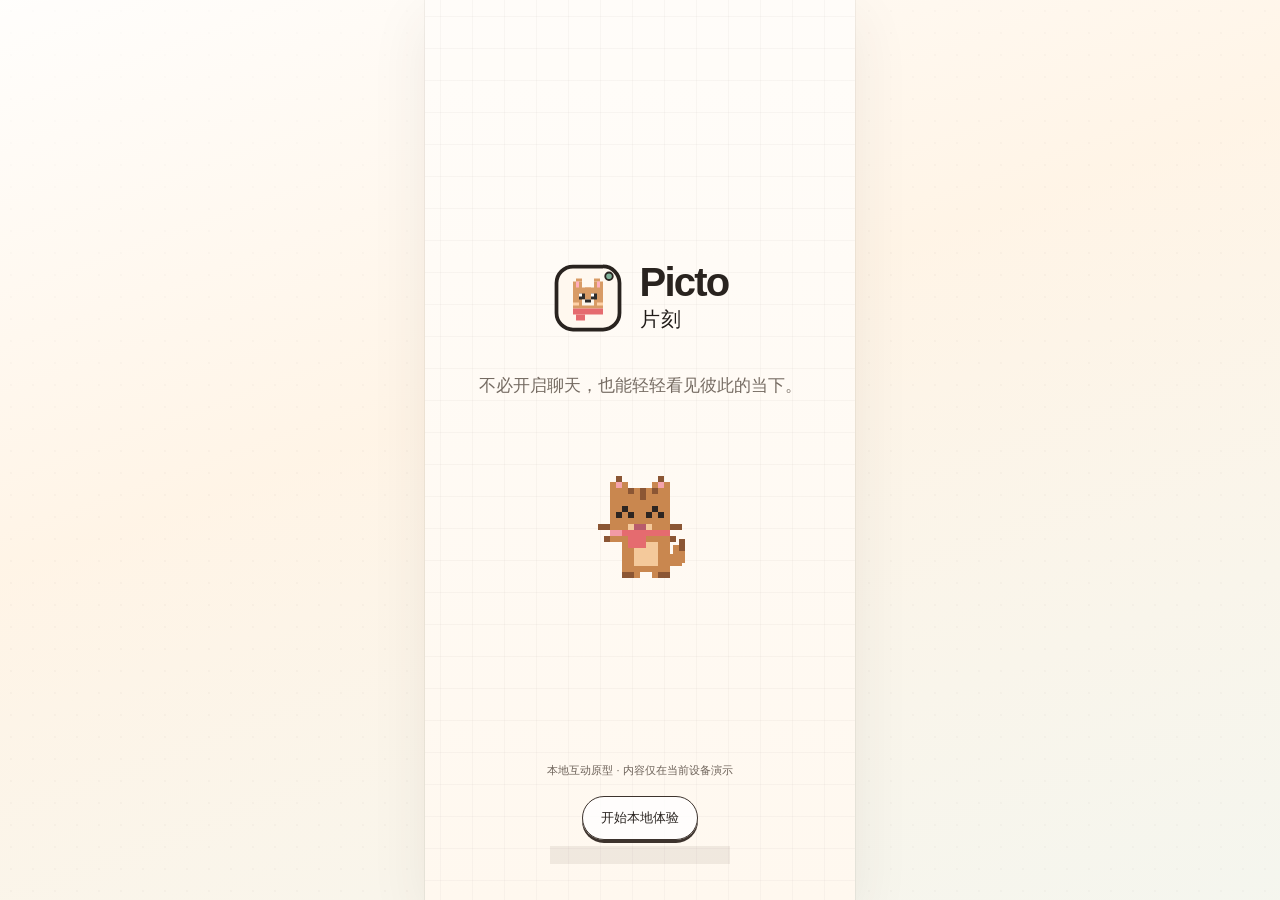
<file: prototypes/picto/index.html>
<!DOCTYPE html>
<html lang="zh-CN">
  <head>
    <meta charset="UTF-8" />
    <meta name="viewport" content="width=device-width, initial-scale=1.0, maximum-scale=1.0, user-scalable=no, viewport-fit=cover" />
    <meta name="description" content="片刻 Picto — 情侣低打扰状态陪伴概念原型。用像素分身表达当下，不必开启聊天，也能被彼此看见。" />
    <meta name="theme-color" content="#FDF6EC" />
    <link rel="canonical" href="https://leysonapple.github.io/Personal-Website/prototypes/picto/" />
    <meta property="og:type" content="website" />
    <meta property="og:locale" content="zh_CN" />
    <meta property="og:site_name" content="片刻 Picto" />
    <meta property="og:title" content="片刻 Picto — 把这一片刻，给你看" />
    <meta property="og:description" content="用像素分身、状态、短句和照片，轻量地看见彼此。" />
    <meta property="og:url" content="https://leysonapple.github.io/Personal-Website/prototypes/picto/" />
    <meta name="twitter:card" content="summary_large_image" />
    <meta name="twitter:title" content="片刻 Picto — 把这一片刻，给你看" />
    <meta name="twitter:description" content="用像素分身、状态、短句和照片，轻量地看见彼此。" />
    <meta name="mobile-web-app-capable" content="yes" />
    <meta name="apple-mobile-web-app-capable" content="yes" />
    <meta name="apple-mobile-web-app-status-bar-style" content="default" />
    <link rel="icon" type="image/svg+xml" href="./favicon.svg" />
    <title>片刻 Picto — 把这一片刻，给你看</title>

    <script type="module" crossorigin src="./assets/index-C0KMhOMD.js"></script>
    <link rel="stylesheet" crossorigin href="./assets/index-D3Bj-Y3b.css">
  </head>
  <body>
    <div id="app"></div>
  </body>
</html>
</file>
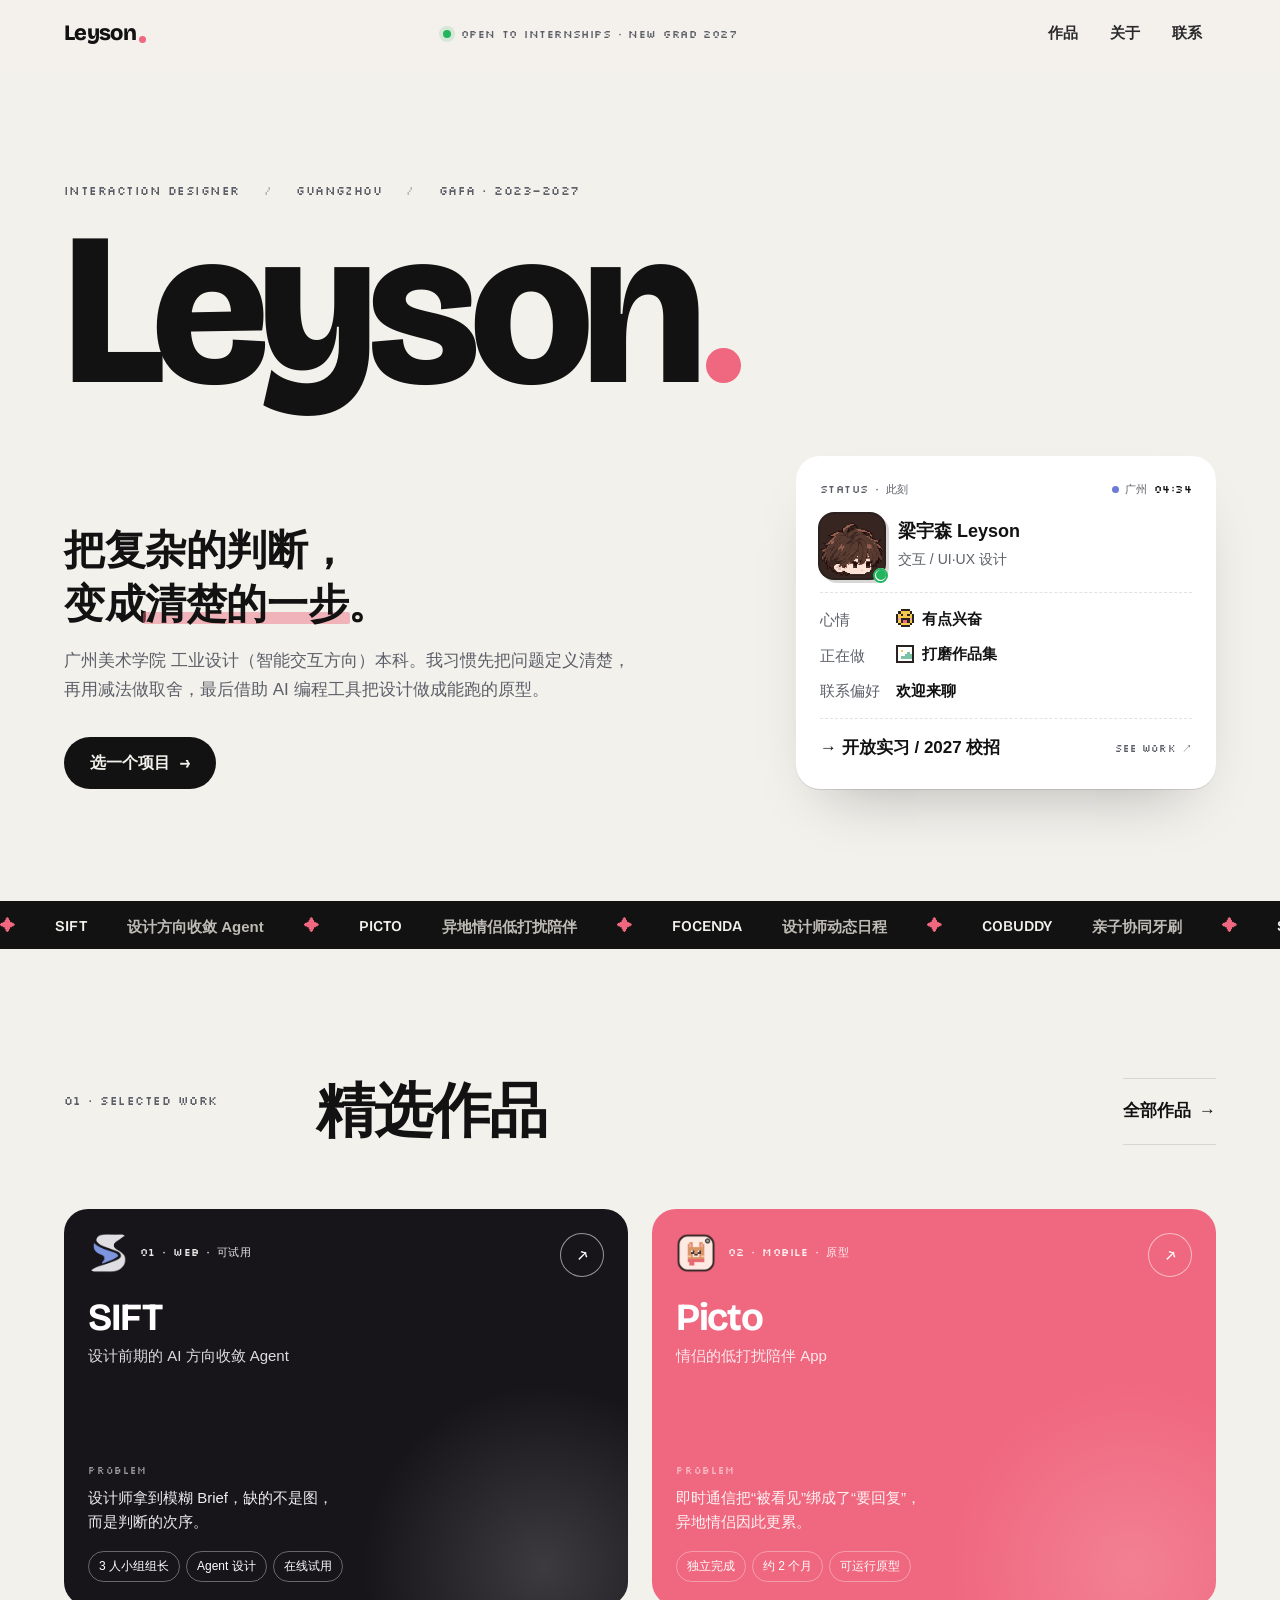
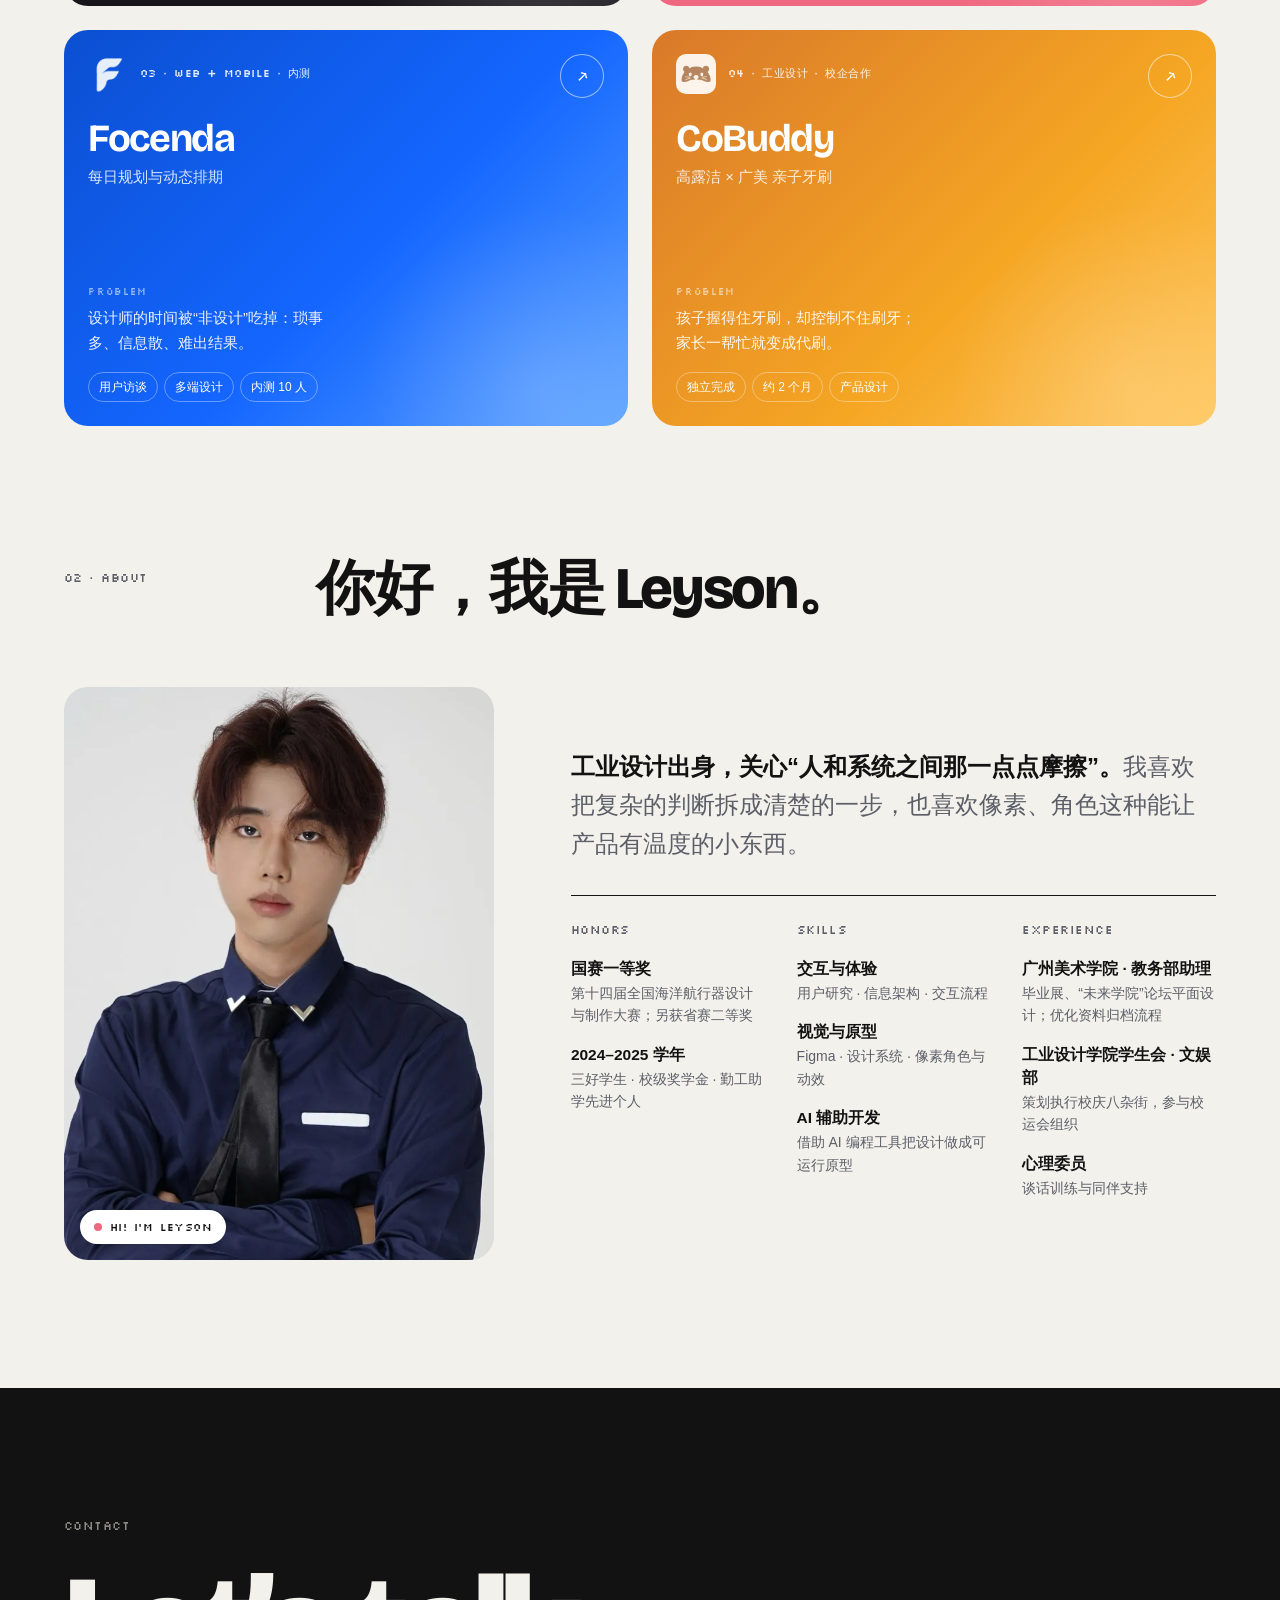
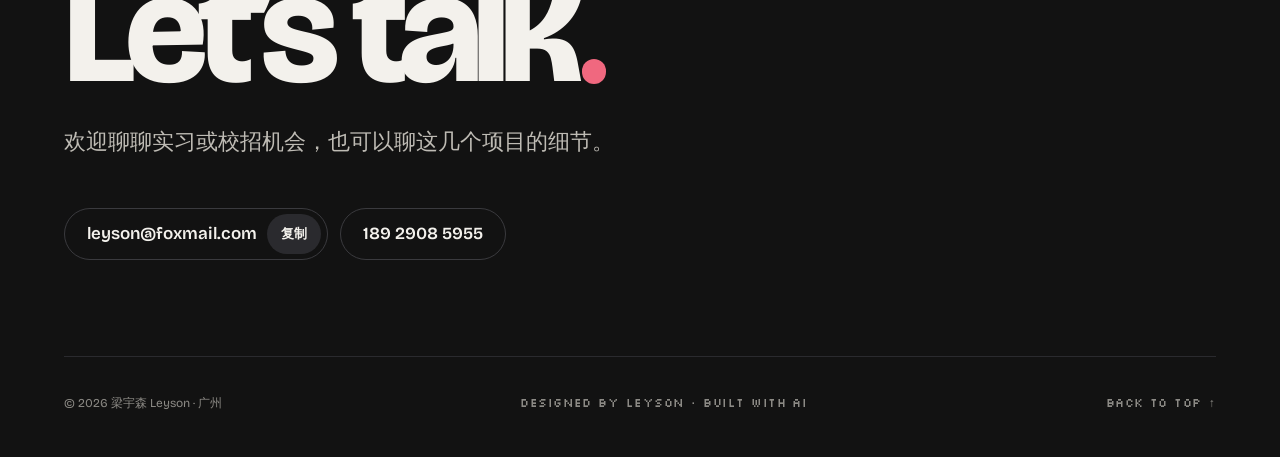
<file: about.html>
<!doctype html>
<html lang="zh-CN" class="no-js">
<head>
<meta charset="utf-8">
<meta name="viewport" content="width=device-width, initial-scale=1, viewport-fit=cover">
<title>梁宇森 Leyson — 交互设计作品集</title>
<meta name="description" content="梁宇森 Leyson，广州美术学院工业设计（智能交互方向）。把复杂的判断，变成清楚的一步。作品：SIFT、片刻 Picto、Focenda 专序、CoBuddy 亲子牙刷。">
<meta name="author" content="梁宇森 Leyson">
<link rel="canonical" href="https://leysonapple.github.io/Personal-Website/">
<meta property="og:type" content="website">
<meta property="og:site_name" content="Leyson — 交互设计作品集">
<meta property="og:locale" content="zh_CN">
<meta property="og:title" content="梁宇森 Leyson — 交互设计作品集">
<meta property="og:description" content="梁宇森 Leyson，广州美术学院工业设计（智能交互方向）。把复杂的判断，变成清楚的一步。作品：SIFT、片刻 Picto、Focenda 专序、CoBuddy 亲子牙刷。">
<meta property="og:url" content="https://leysonapple.github.io/Personal-Website/">
<meta property="og:image" content="https://leysonapple.github.io/Personal-Website/assets/img/og-image.jpg">
<meta property="og:image:width" content="1200">
<meta property="og:image:height" content="630">
<meta name="twitter:card" content="summary_large_image">
<meta name="theme-color" content="#F3F1EC">
<link rel="icon" href="assets/img/favicon.svg" type="image/svg+xml">
<link rel="icon" href="assets/img/favicon-32.png" sizes="32x32" type="image/png">
<link rel="apple-touch-icon" href="assets/img/apple-touch-icon.png">
<link rel="preload" href="assets/fonts/Bricolage.woff2" as="font" type="font/woff2" crossorigin>
<link rel="stylesheet" href="assets/css/style.css?v=10282215">
<script>document.documentElement.className='js';try{var c=localStorage.getItem('ly-dot');if(c)document.documentElement.style.setProperty('--dot',c)}catch(e){}</script>
</head>
<body>
<a class="skip" href="#main">跳到正文</a>
<header class="nav">
  <div class="wrap">
    <a class="brand" href="index.html" aria-label="Leyson 首页">Leyson<i class="mk" aria-hidden="true"></i></a>
    <span class="open px">Open to internships · New grad 2027</span>
    <ul>
      <li><a href="work.html">作品</a></li>
      <li><a href="about.html#about">关于</a></li>
      <li class="hide-xs"><a href="#contact">联系</a></li>
    </ul>
  </div>
</header>

<main id="main">
<section class="hero">
  <div class="wrap">
    <div class="kick px rv"><span>Interaction Designer</span><span>Guangzhou</span><span>GAFA · 2023–2027</span></div>
    <h1 class="rv d1" aria-label="Leyson.">Leyson<button type="button" class="mk mk-hero" data-dot data-follow aria-label="这个点是我的标志，点一下换个颜色"><span class="hint px" aria-hidden="true">Click me</span></button></h1>
    <div class="hero-grid">
      <div class="rv d2">
        <p class="lede">把复杂的判断，<br>变成<span class="hl">清楚的一步</span>。</p>
        <p class="sub">广州美术学院 工业设计（智能交互方向）本科。我习惯先把问题定义清楚，再用减法做取舍，最后借助 AI 编程工具把设计做成能跑的原型。</p>
        <div class="acts">
          <a class="btn btn-ink" href="work.html" data-magnetic>选一个项目 <span class="arr" aria-hidden="true">→</span></a>
        </div>
      </div>
      <aside class="status rv d3" aria-label="我的当前状态">
        <div class="top px"><span>Status · 此刻</span><span class="clock" data-clock><i aria-hidden="true"></i>广州 <time>--:--</time></span></div>
        <div class="me">
          <button type="button" class="ava" data-ava aria-label="梁宇森 Leyson 的像素头像：点一下打个招呼">
            <img class="f0" src="assets/img/avatar-pixel.png" alt="" width="80" height="80" loading="eager" decoding="async">
            <img class="f1" src="assets/img/avatar-pixel-blink.png" alt="" width="80" height="80" loading="eager" decoding="async">
            <span class="on-dot" aria-hidden="true"></span>
          </button>
          <span class="ava-say" data-ava-say aria-live="polite"></span>
          <div><b>梁宇森 Leyson</b><span>交互 / UI·UX 设计</span></div>
        </div>
        <dl>
          <dt>心情</dt><dd><button type="button" class="cyc" data-cyc="mood" aria-label="心情：有点兴奋（点一下换一个）"><i class="pxi" aria-hidden="true"></i><span>有点兴奋</span></button></dd>
          <dt>正在做</dt><dd><button type="button" class="cyc" data-cyc="doing" aria-label="正在做：打磨作品集（点一下换一个）"><i class="pxi" aria-hidden="true"></i><span>打磨作品集</span></button></dd>
          <dt>联系偏好</dt><dd>欢迎来聊</dd>
        </dl>
        <div class="say"><a href="#contact">→ 开放实习 / 2027 校招</a><a class="fmt px" href="work.html">See work ↗</a></div>
      </aside>
    </div>
  </div>
</section>

<div class="marquee" aria-hidden="true"><div class="track">
  <span><b>✦</b> SIFT <em>设计方向收敛 Agent</em> <b>✦</b> PICTO <em>异地情侣低打扰陪伴</em> <b>✦</b> FOCENDA <em>设计师动态日程</em> <b>✦</b> COBUDDY <em>亲子协同牙刷</em></span>
  <span><b>✦</b> SIFT <em>设计方向收敛 Agent</em> <b>✦</b> PICTO <em>异地情侣低打扰陪伴</em> <b>✦</b> FOCENDA <em>设计师动态日程</em> <b>✦</b> COBUDDY <em>亲子协同牙刷</em></span>
  <span><b>✦</b> SIFT <em>设计方向收敛 Agent</em> <b>✦</b> PICTO <em>异地情侣低打扰陪伴</em> <b>✦</b> FOCENDA <em>设计师动态日程</em> <b>✦</b> COBUDDY <em>亲子协同牙刷</em></span>
  <span><b>✦</b> SIFT <em>设计方向收敛 Agent</em> <b>✦</b> PICTO <em>异地情侣低打扰陪伴</em> <b>✦</b> FOCENDA <em>设计师动态日程</em> <b>✦</b> COBUDDY <em>亲子协同牙刷</em></span>
</div></div>

<section class="sec sec-work" aria-labelledby="work-h">
  <div class="wrap">
    <div class="sec-head rv"><div class="no px">01 · Selected work</div><h2 id="work-h">精选作品</h2><a class="more" href="work.html">全部作品 <span aria-hidden="true">→</span></a></div>
    <div class="pcs">
      <a class="pc s rv" href="projects/sift.html" data-tilt data-cursor="查看">
        <span class="pc-top"><img class="logo" src="assets/img/logo-sift.png" alt="" width="186" height="192" loading="lazy" decoding="async"><span class="px">01 · Web · 可试用</span></span>
        <span class="pc-txt"><b>SIFT</b><span>设计前期的 AI 方向收敛 Agent</span></span>
        <span class="pc-body">
          <span class="pc-prob"><em class="px">Problem</em>设计师拿到模糊 Brief，缺的不是图，而是判断的次序。</span>
          <span class="pc-chips"><span>3 人小组组长</span><span>Agent 设计</span><span>在线试用</span></span>
        </span>
        <span class="pc-go" aria-hidden="true">→</span>
      </a>
      <a class="pc p rv d1" href="projects/picto.html" data-tilt data-cursor="查看">
        <span class="pc-top"><img class="logo" src="assets/img/logo-picto.png" alt="" width="192" height="192" loading="lazy" decoding="async"><span class="px">02 · Mobile · 原型</span></span>
        <span class="pc-txt"><b>Picto</b><span>情侣的低打扰陪伴 App</span></span>
        <span class="pc-body">
          <span class="pc-prob"><em class="px">Problem</em>即时通信把“被看见”绑成了“要回复”，异地情侣因此更累。</span>
          <span class="pc-chips"><span>独立完成</span><span>约 2 个月</span><span>可运行原型</span></span>
        </span>
        <span class="pc-go" aria-hidden="true">→</span>
      </a>
      <a class="pc f rv d2" href="projects/focenda.html" data-tilt data-cursor="查看">
        <span class="pc-top"><img class="logo" src="assets/img/logo-focenda.png" alt="" width="192" height="192" loading="lazy" decoding="async"><span class="px">03 · Web + Mobile · 内测</span></span>
        <span class="pc-txt"><b>Focenda</b><span>每日规划与动态排期</span></span>
        <span class="pc-body">
          <span class="pc-prob"><em class="px">Problem</em>设计师的时间被“非设计”吃掉：琐事多、信息散、难出结果。</span>
          <span class="pc-chips"><span>用户访谈</span><span>多端设计</span><span>内测 10 人</span></span>
        </span>
        <span class="pc-go" aria-hidden="true">→</span>
      </a>
      <a class="pc c rv d3" href="projects/cobuddy.html" data-tilt data-cursor="查看">
        <span class="pc-top"><img class="logo" src="assets/img/logo-cobuddy.png" alt="" width="192" height="192" loading="lazy" decoding="async"><span class="px">04 · 工业设计 · 校企合作</span></span>
        <span class="pc-txt"><b>CoBuddy</b><span>高露洁 × 广美 亲子牙刷</span></span>
        <span class="pc-body">
          <span class="pc-prob"><em class="px">Problem</em>孩子握得住牙刷，却控制不住刷牙；家长一帮忙就变成代刷。</span>
          <span class="pc-chips"><span>独立完成</span><span>约 2 个月</span><span>产品设计</span></span>
        </span>
        <span class="pc-go" aria-hidden="true">→</span>
      </a>
    </div>
  </div>
</section>

<section class="sec" id="about" aria-labelledby="about-h">
  <div class="wrap">
    <div class="sec-head rv"><div class="no px">02 · About</div><h2 id="about-h">你好，我是<span class="lat"> Leyson</span>。</h2></div>
    <div class="about">
      <div class="photo rv"><picture><source srcset="assets/img/portrait.webp" type="image/webp"><img src="assets/img/portrait.jpg" alt="梁宇森 Leyson 的照片" width="736" height="1200" loading="lazy" decoding="async"></picture><span class="hi px"><i class="mk" aria-hidden="true"></i>Hi! I’m Leyson</span></div>
      <div class="rv d1">
        <p class="intro">工业设计出身，关心“人和系统之间那一点点摩擦”。<span class="mute">我喜欢把复杂的判断拆成清楚的一步，也喜欢像素、角色这种能让产品有温度的小东西。</span></p>
        <div class="cv">
          <div><h3 class="px">Honors</h3><ul>
            <li><b>国赛一等奖</b><span>第十四届全国海洋航行器设计与制作大赛；另获省赛二等奖</span></li>
            <li><b>2024–2025 学年</b><span>三好学生 · 校级奖学金 · 勤工助学先进个人</span></li>
          </ul></div>
          <div><h3 class="px">Skills</h3><ul>
            <li><b>交互与体验</b><span>用户研究 · 信息架构 · 交互流程</span></li>
            <li><b>视觉与原型</b><span>Figma · 设计系统 · 像素角色与动效</span></li>
            <li><b>AI 辅助开发</b><span>借助 AI 编程工具把设计做成可运行原型</span></li>
          </ul></div>
          <div><h3 class="px">Experience</h3><ul>
            <li><b>广州美术学院 · 教务部助理</b><span>毕业展、“未来学院”论坛平面设计；优化资料归档流程</span></li>
            <li><b>工业设计学院学生会 · 文娱部</b><span>策划执行校庆八杂街，参与校运会组织</span></li>
            <li><b>心理委员</b><span>谈话训练与同伴支持</span></li>
          </ul></div>
        </div>
      </div>
    </div>
  </div>
</section>
</main>
<footer class="foot" id="contact">
  <div class="wrap">
    <p class="eyebrow px">Contact</p>
    <h2 aria-label="Let’s talk.">Let’s talk<button type="button" class="mk mk-big" data-dot aria-label="换一个点的颜色"></button></h2>
    <p class="l">欢迎聊聊实习或校招机会，也可以聊这几个项目的细节。</p>
    <div class="links">
      <span class="mail-group"><a href="mailto:leyson@foxmail.com">leyson@foxmail.com</a><button type="button" class="copy" data-copy="leyson@foxmail.com" aria-label="复制邮箱地址"><span>复制</span></button></span>
      <a href="tel:+8618929085955">189 2908 5955</a>
    </div>
    <div class="base">
      <span>© <span id="y">2026</span> 梁宇森 Leyson · 广州</span>
      <span class="px">Designed by Leyson · built with AI</span>
      <a class="top px" href="#main">Back to top ↑</a>
    </div>
  </div>
</footer>
<div class="cursor" aria-hidden="true"><span></span></div>
<p class="toast" role="status" aria-live="polite"></p>
<script src="assets/js/main.js?v=10282215" defer></script>
</body>
</html>
</file>
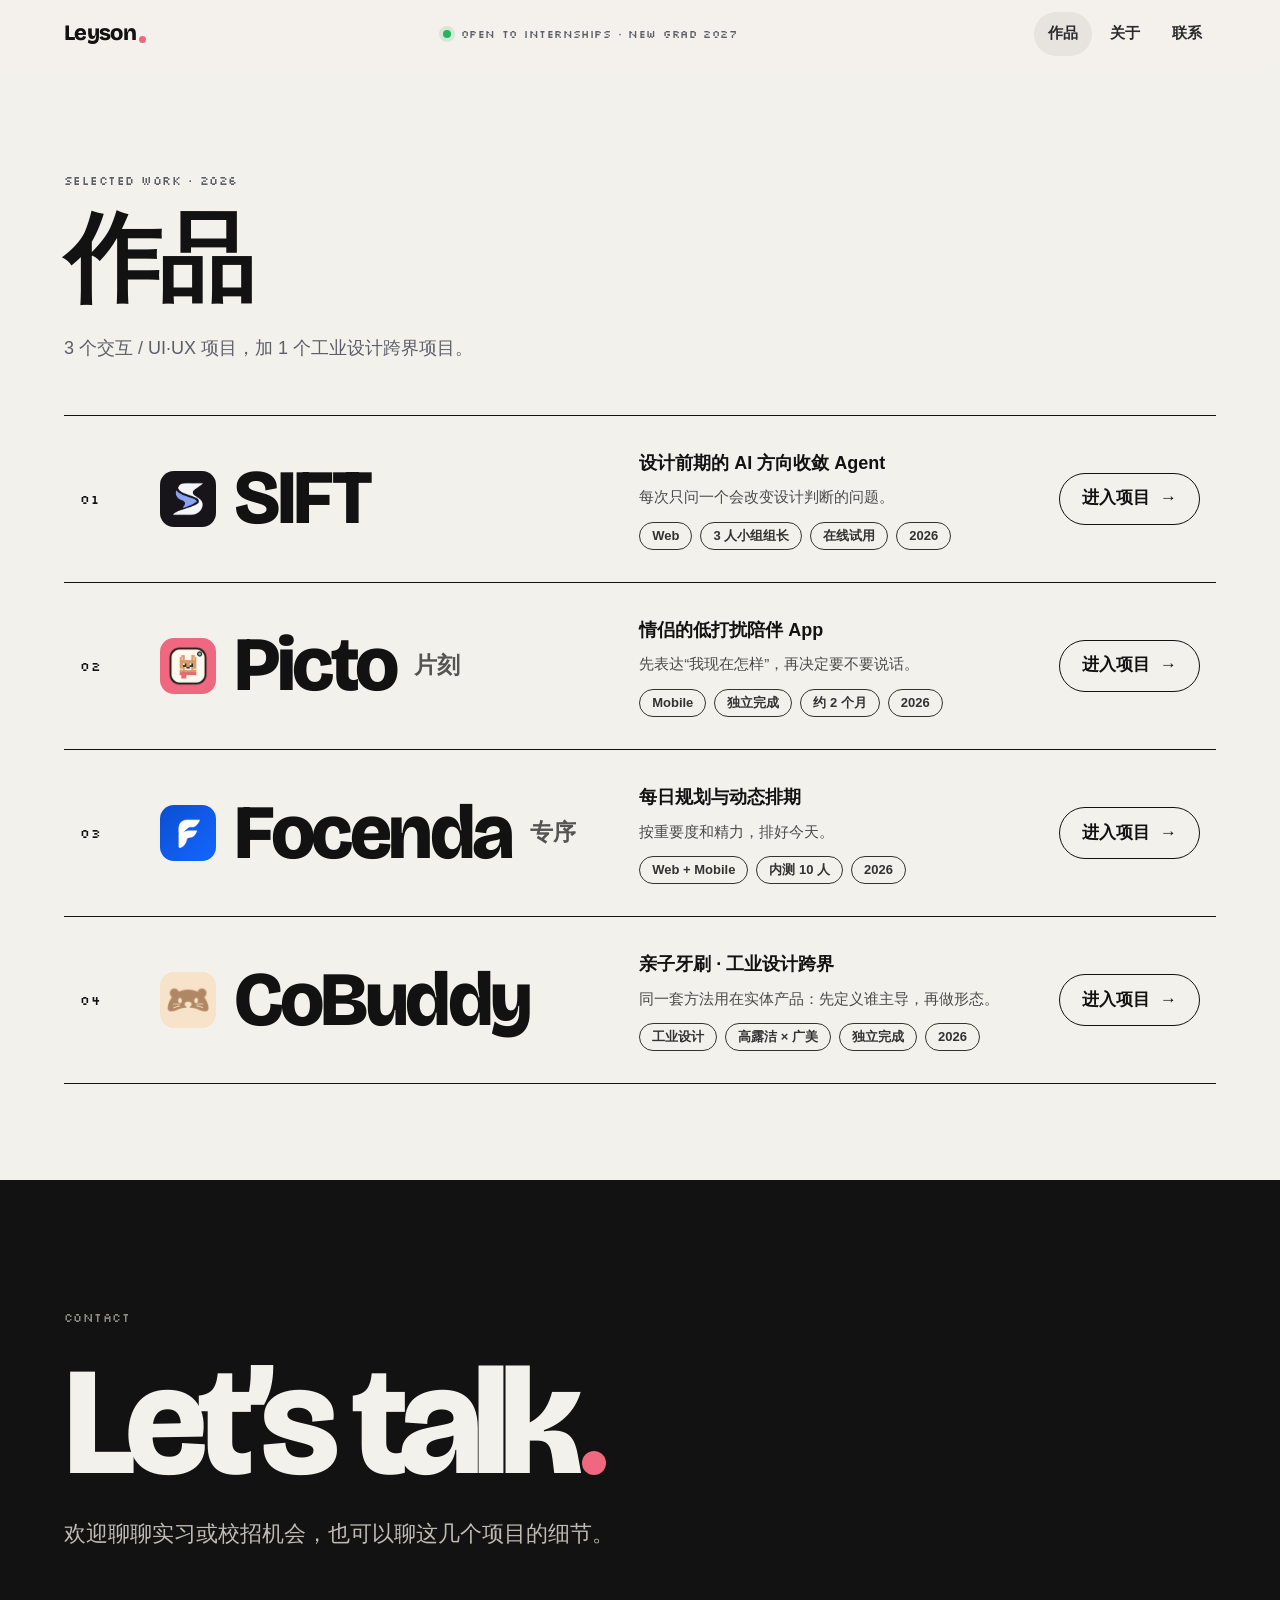
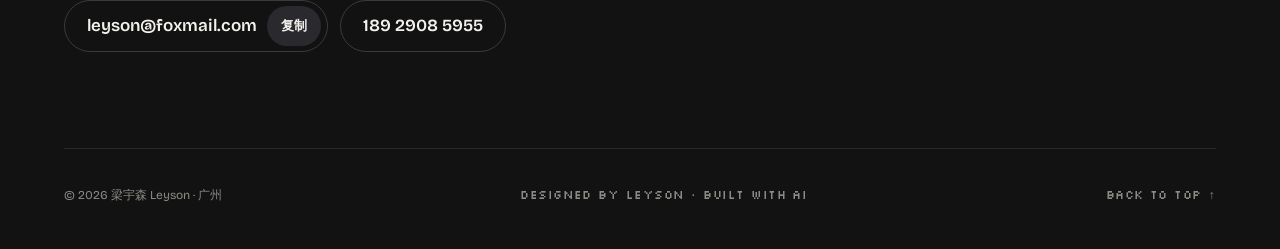
<file: work.html>
<!doctype html>
<html lang="zh-CN" class="no-js">
<head>
<meta charset="utf-8">
<meta name="viewport" content="width=device-width, initial-scale=1, viewport-fit=cover">
<title>作品 — Leyson</title>
<meta name="description" content="选择一个项目：SIFT、片刻 Picto、Focenda 专序、CoBuddy 亲子牙刷。每个项目按 问题 → 判断 → 设计 → 结果 展开。">
<meta name="author" content="梁宇森 Leyson">
<link rel="canonical" href="https://leysonapple.github.io/Personal-Website/work.html">
<meta property="og:type" content="website">
<meta property="og:site_name" content="Leyson — 交互设计作品集">
<meta property="og:locale" content="zh_CN">
<meta property="og:title" content="作品 — Leyson">
<meta property="og:description" content="选择一个项目：SIFT、片刻 Picto、Focenda 专序、CoBuddy 亲子牙刷。每个项目按 问题 → 判断 → 设计 → 结果 展开。">
<meta property="og:url" content="https://leysonapple.github.io/Personal-Website/work.html">
<meta property="og:image" content="https://leysonapple.github.io/Personal-Website/assets/img/og-image.jpg">
<meta property="og:image:width" content="1200">
<meta property="og:image:height" content="630">
<meta name="twitter:card" content="summary_large_image">
<meta name="theme-color" content="#F3F1EC">
<link rel="icon" href="assets/img/favicon.svg" type="image/svg+xml">
<link rel="icon" href="assets/img/favicon-32.png" sizes="32x32" type="image/png">
<link rel="apple-touch-icon" href="assets/img/apple-touch-icon.png">
<link rel="preload" href="assets/fonts/Bricolage.woff2" as="font" type="font/woff2" crossorigin>
<link rel="stylesheet" href="assets/css/style.css?v=10282215">
<script>document.documentElement.className='js';try{var c=localStorage.getItem('ly-dot');if(c)document.documentElement.style.setProperty('--dot',c)}catch(e){}</script>
</head>
<body>
<a class="skip" href="#main">跳到正文</a>
<header class="nav">
  <div class="wrap">
    <a class="brand" href="index.html" aria-label="Leyson 首页">Leyson<i class="mk" aria-hidden="true"></i></a>
    <span class="open px">Open to internships · New grad 2027</span>
    <ul>
      <li><a href="work.html" aria-current="page">作品</a></li>
      <li><a href="about.html#about">关于</a></li>
      <li class="hide-xs"><a href="#contact">联系</a></li>
    </ul>
  </div>
</header>

<main id="main">
  <div class="wrap">
    <header class="pick-head">
      <p class="eyebrow px rv">Selected work · 2026</p>
      <h1 class="rv d1">作品</h1>
      <p class="rv d2">3 个交互 / UI·UX 项目，加 1 个工业设计跨界项目。</p>
    </header>
    <ol class="picks">
  <li class="pick s rv">
    <a href="projects/sift.html">
      <span class="num px">01</span>
      <h2><span class="lg"><img src="assets/img/logo-sift.png" alt="" width="186" height="192" loading="lazy" decoding="async"></span>SIFT</h2>
      <div class="desc"><b>设计前期的 AI 方向收敛 Agent</b><span>每次只问一个会改变设计判断的问题。</span><ul class="tags" aria-label="项目信息"><li class="chip">Web</li><li class="chip">3 人小组组长</li><li class="chip">在线试用</li><li class="chip">2026</li></ul></div>
      <span class="enter">进入项目 <span aria-hidden="true">→</span></span>
    </a>
  </li>
  <li class="pick p rv">
    <a href="projects/picto.html">
      <span class="num px">02</span>
      <h2><span class="lg"><img src="assets/img/logo-picto.png" alt="" width="192" height="192" loading="lazy" decoding="async"></span>Picto<small>片刻</small></h2>
      <div class="desc"><b>情侣的低打扰陪伴 App</b><span>先表达“我现在怎样”，再决定要不要说话。</span><ul class="tags" aria-label="项目信息"><li class="chip">Mobile</li><li class="chip">独立完成</li><li class="chip">约 2 个月</li><li class="chip">2026</li></ul></div>
      <span class="enter">进入项目 <span aria-hidden="true">→</span></span>
    </a>
  </li>
  <li class="pick f rv">
    <a href="projects/focenda.html">
      <span class="num px">03</span>
      <h2><span class="lg"><img src="assets/img/logo-focenda.png" alt="" width="192" height="192" loading="lazy" decoding="async"></span>Focenda<small>专序</small></h2>
      <div class="desc"><b>每日规划与动态排期</b><span>按重要度和精力，排好今天。</span><ul class="tags" aria-label="项目信息"><li class="chip">Web + Mobile</li><li class="chip">内测 10 人</li><li class="chip">2026</li></ul></div>
      <span class="enter">进入项目 <span aria-hidden="true">→</span></span>
    </a>
  </li>
  <li class="pick c rv">
    <a href="projects/cobuddy.html">
      <span class="num px">04</span>
      <h2><span class="lg"><img src="assets/img/logo-cobuddy.png" alt="" width="192" height="192" loading="lazy" decoding="async"></span>CoBuddy</h2>
      <div class="desc"><b>亲子牙刷 · 工业设计跨界</b><span>同一套方法用在实体产品：先定义谁主导，再做形态。</span><ul class="tags" aria-label="项目信息"><li class="chip">工业设计</li><li class="chip">高露洁 × 广美</li><li class="chip">独立完成</li><li class="chip">2026</li></ul></div>
      <span class="enter">进入项目 <span aria-hidden="true">→</span></span>
    </a>
  </li>
    </ol>
  </div>
</main>
<footer class="foot" id="contact">
  <div class="wrap">
    <p class="eyebrow px">Contact</p>
    <h2 aria-label="Let’s talk.">Let’s talk<button type="button" class="mk mk-big" data-dot aria-label="换一个点的颜色"></button></h2>
    <p class="l">欢迎聊聊实习或校招机会，也可以聊这几个项目的细节。</p>
    <div class="links">
      <span class="mail-group"><a href="mailto:leyson@foxmail.com">leyson@foxmail.com</a><button type="button" class="copy" data-copy="leyson@foxmail.com" aria-label="复制邮箱地址"><span>复制</span></button></span>
      <a href="tel:+8618929085955">189 2908 5955</a>
    </div>
    <div class="base">
      <span>© <span id="y">2026</span> 梁宇森 Leyson · 广州</span>
      <span class="px">Designed by Leyson · built with AI</span>
      <a class="top px" href="#main">Back to top ↑</a>
    </div>
  </div>
</footer>
<div class="cursor" aria-hidden="true"><span></span></div>
<p class="toast" role="status" aria-live="polite"></p>
<script src="assets/js/main.js?v=10282215" defer></script>
</body>
</html>
</file>
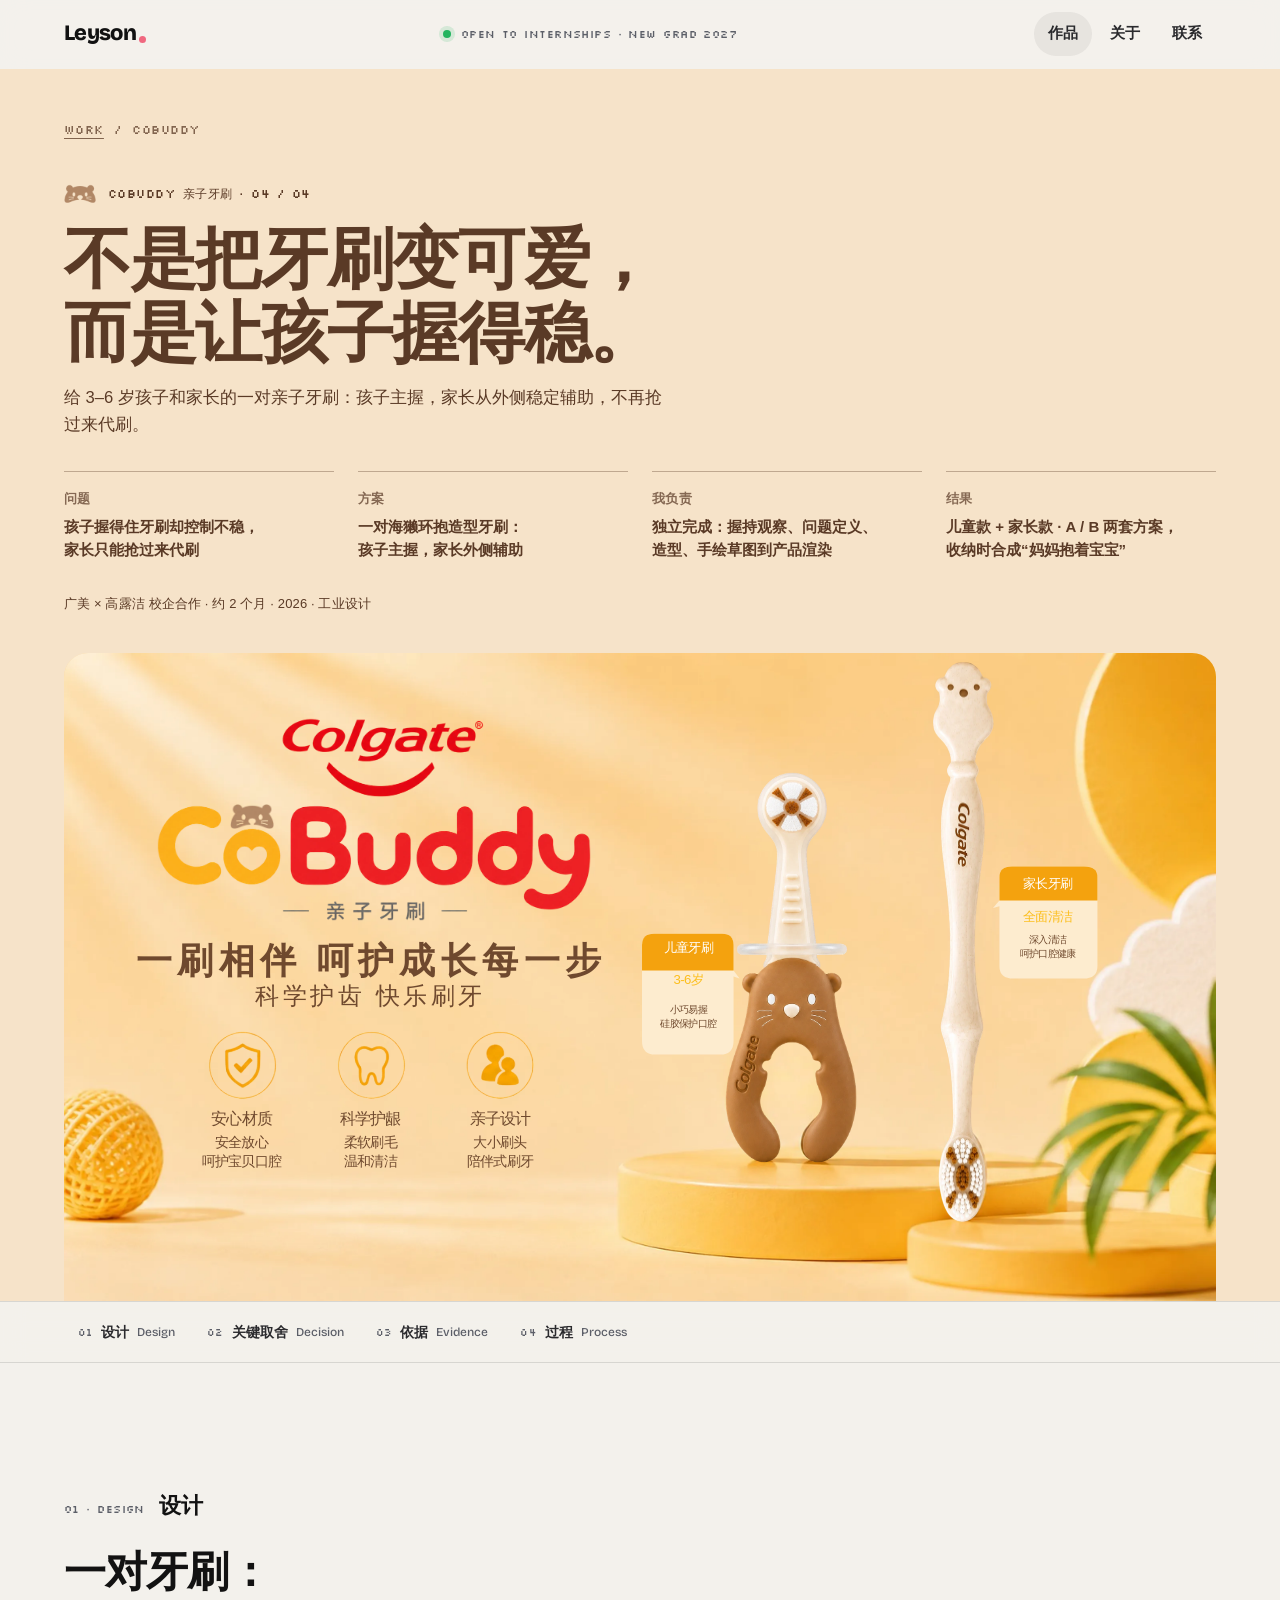
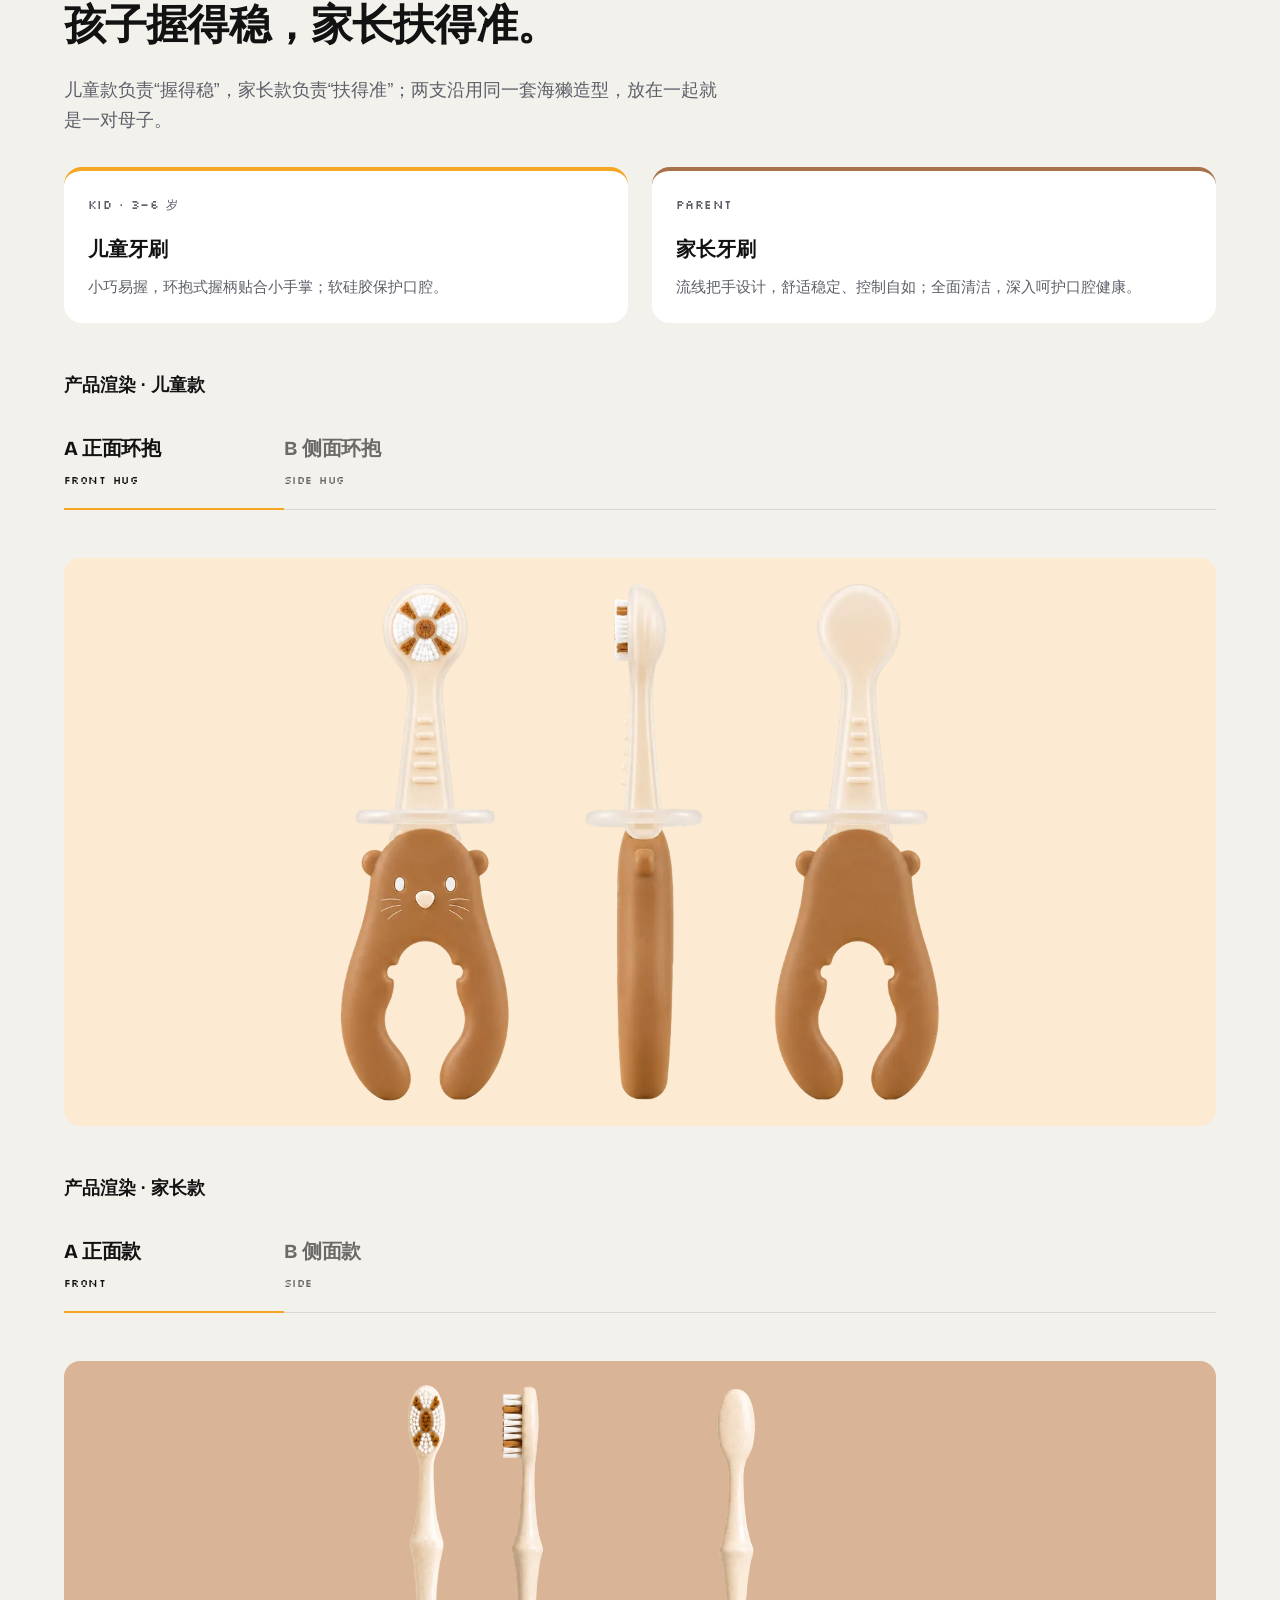
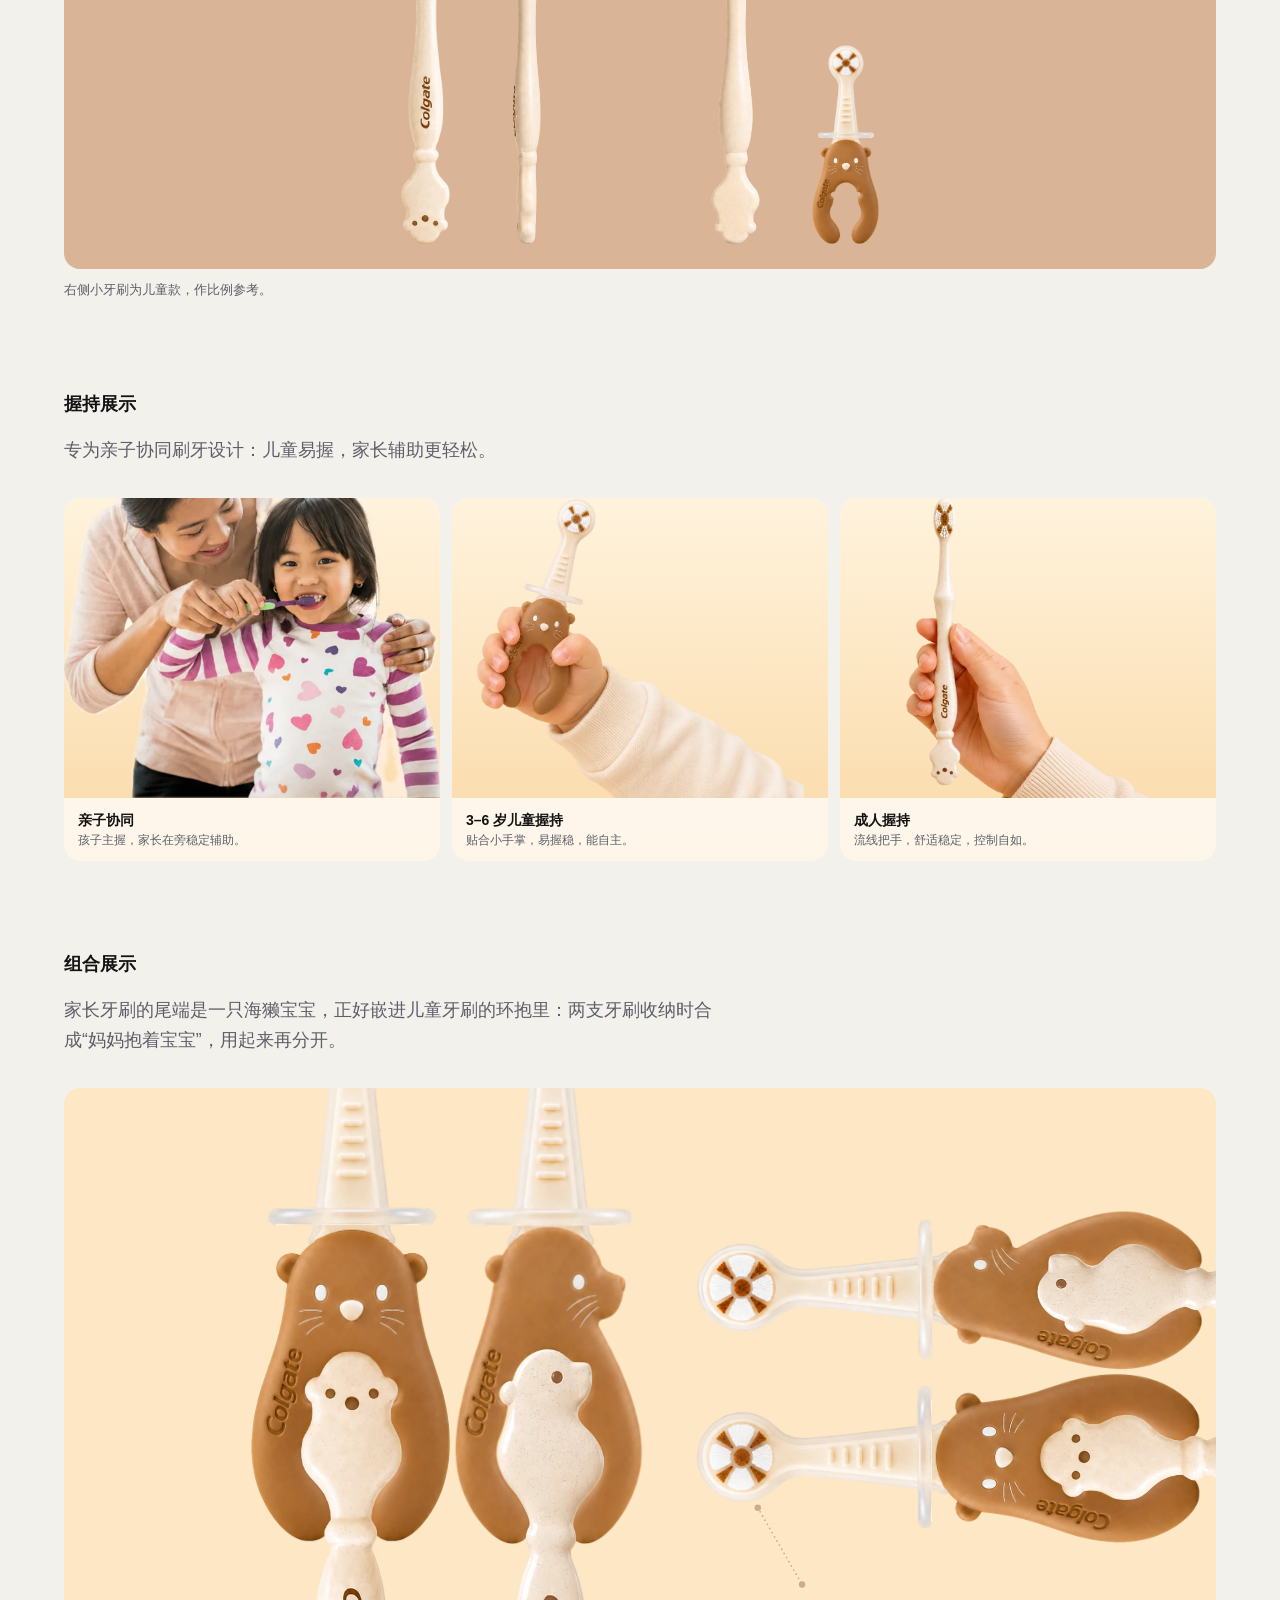
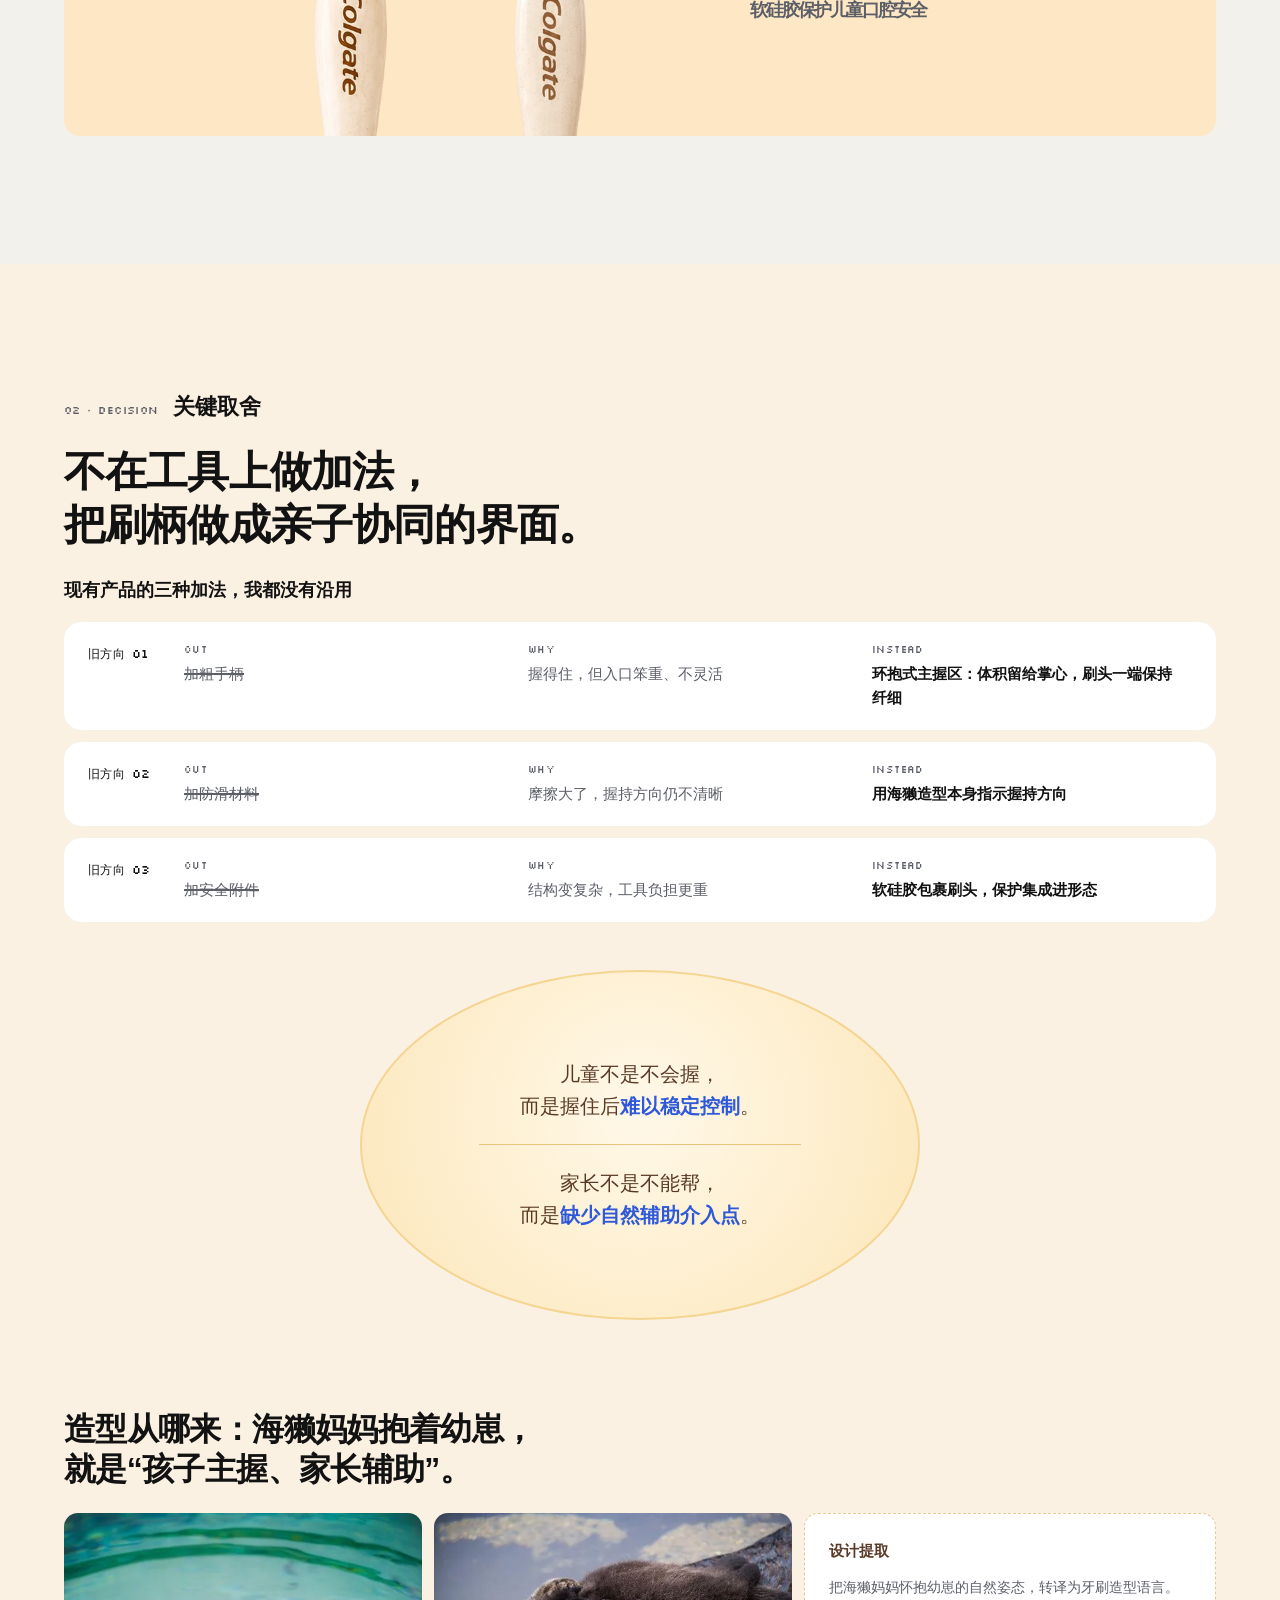
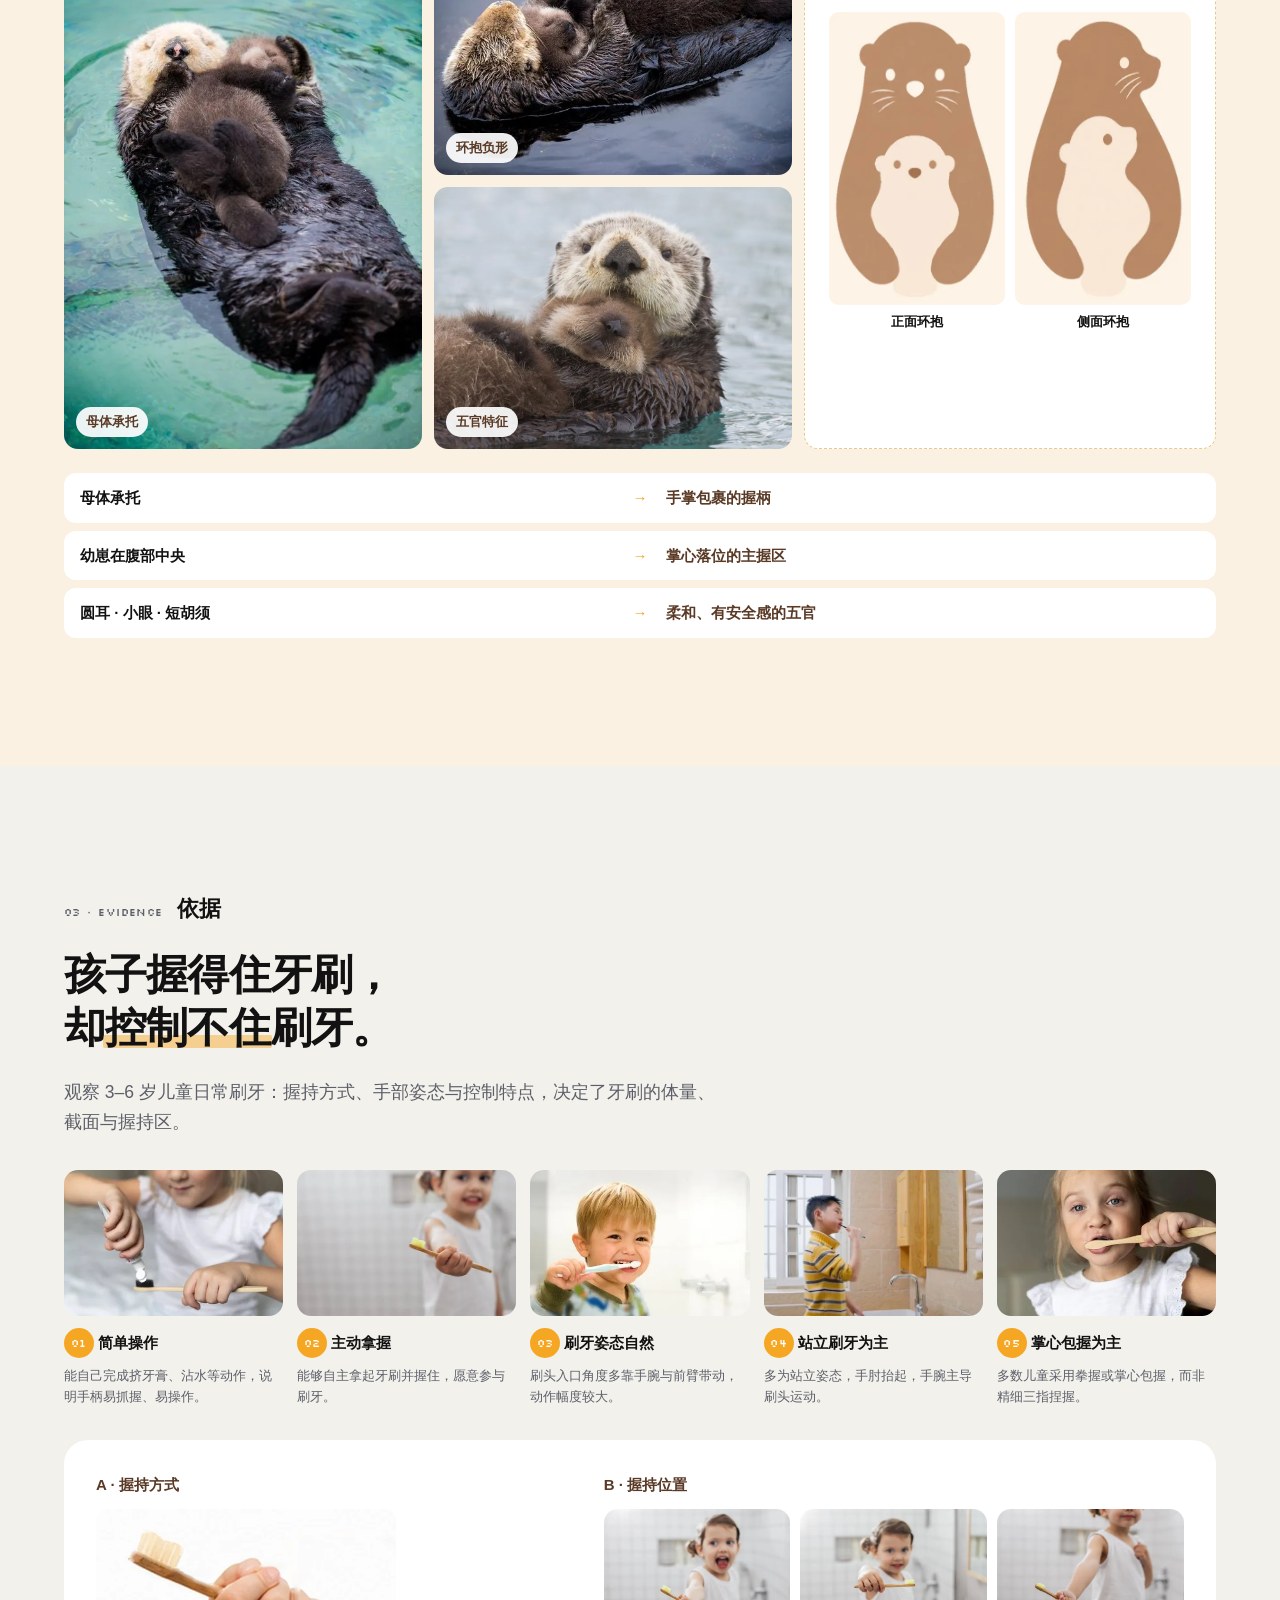
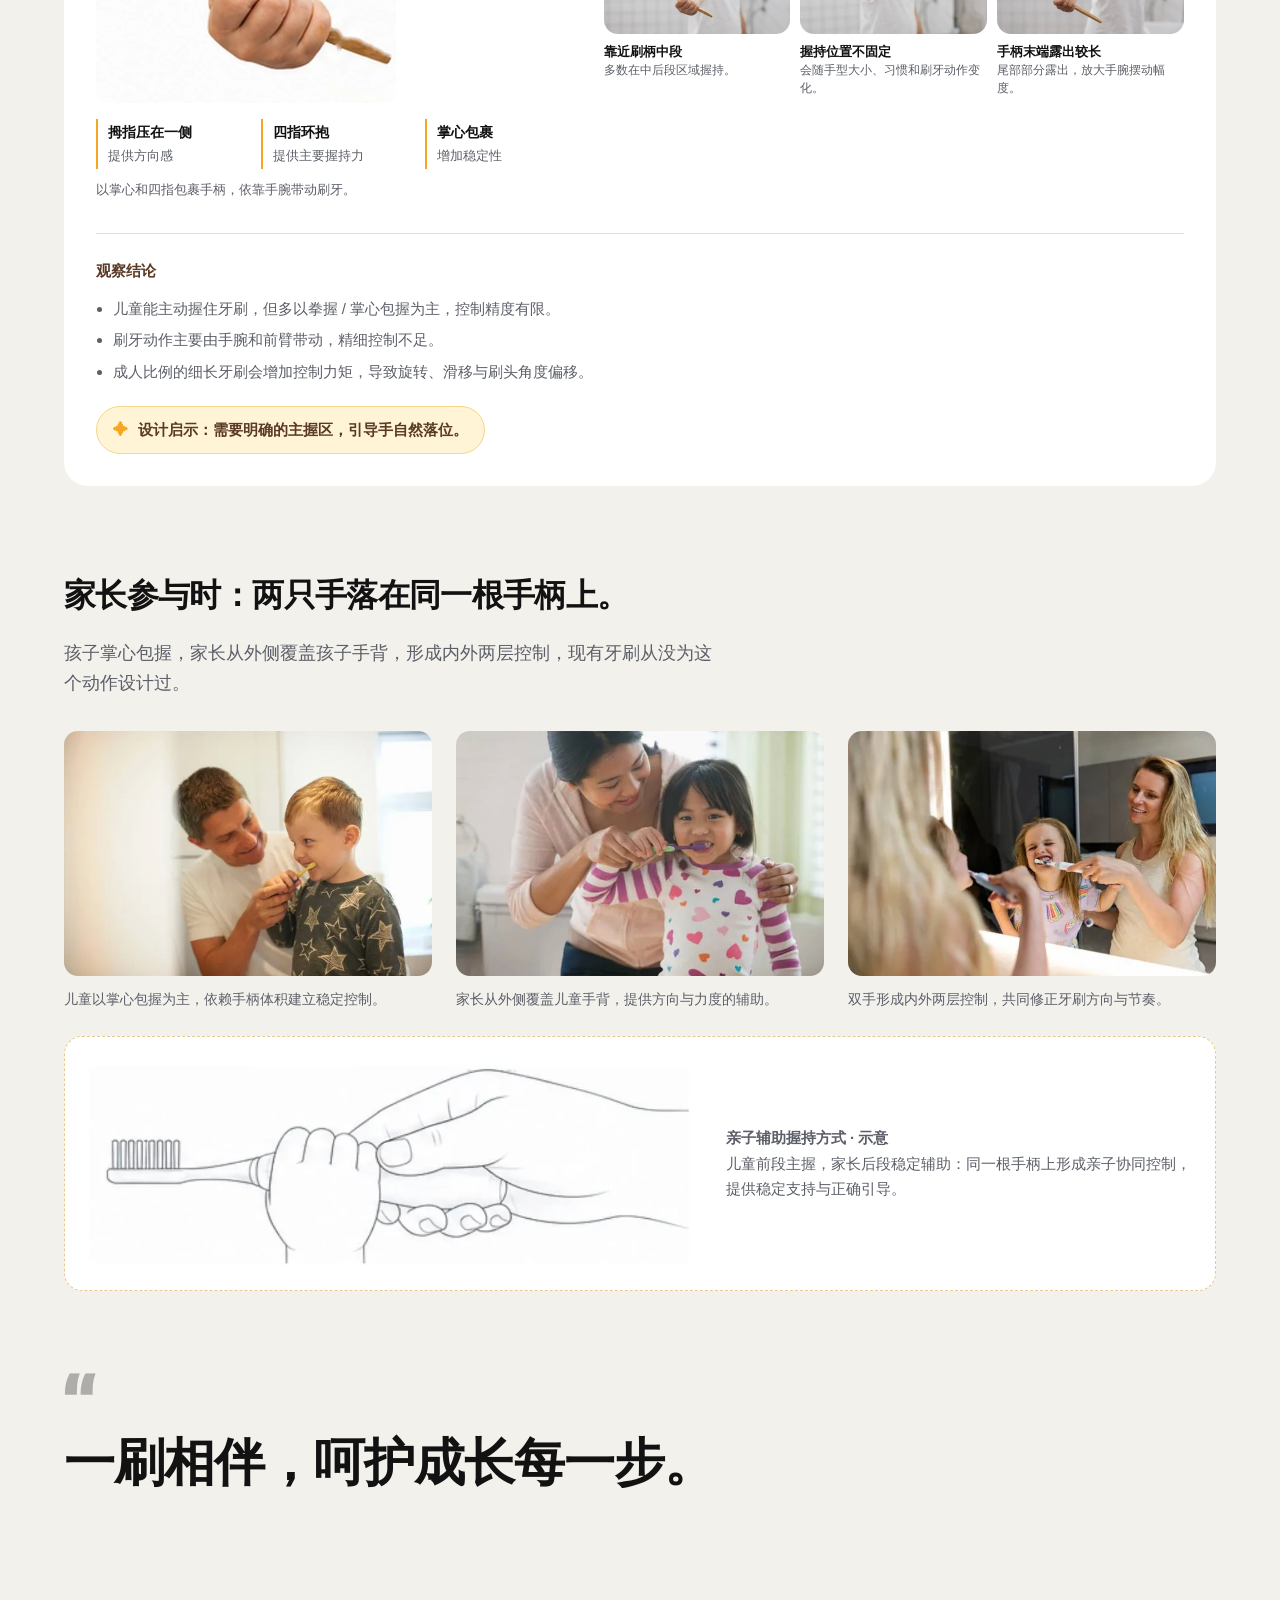
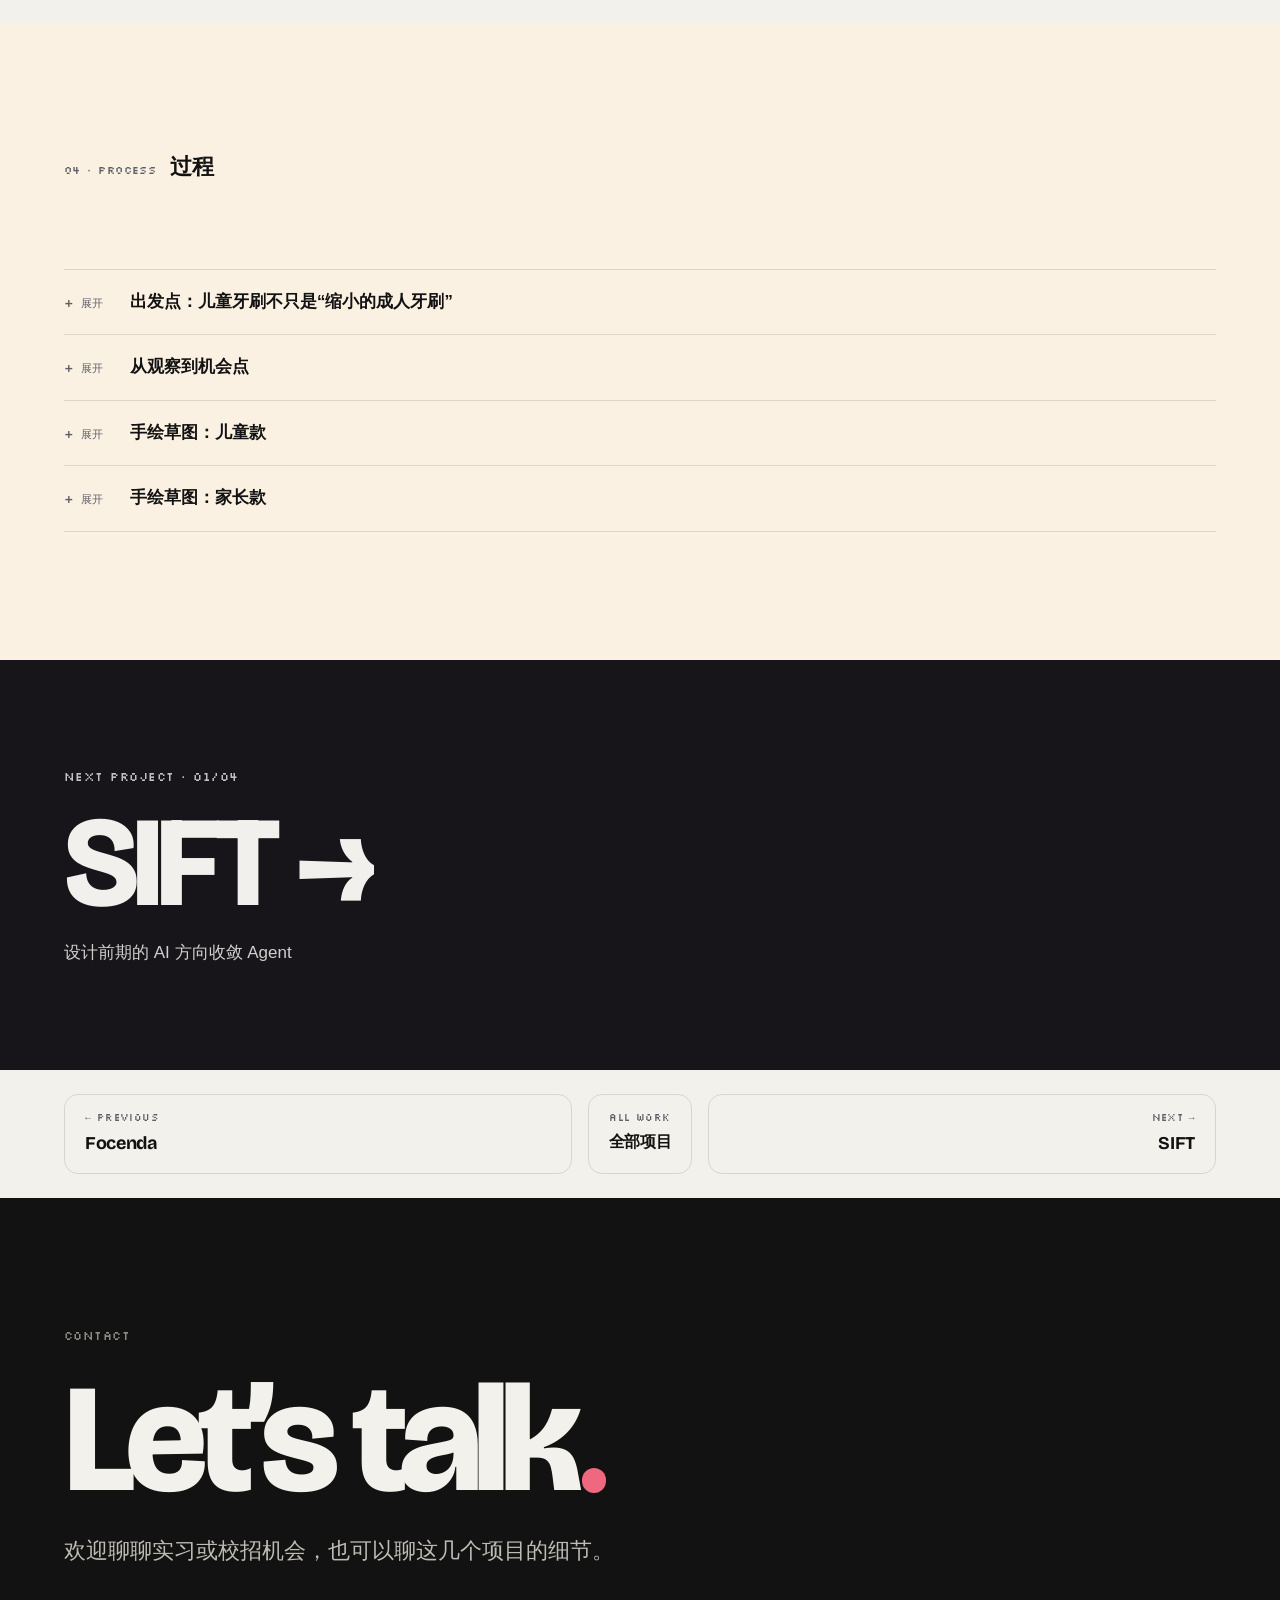
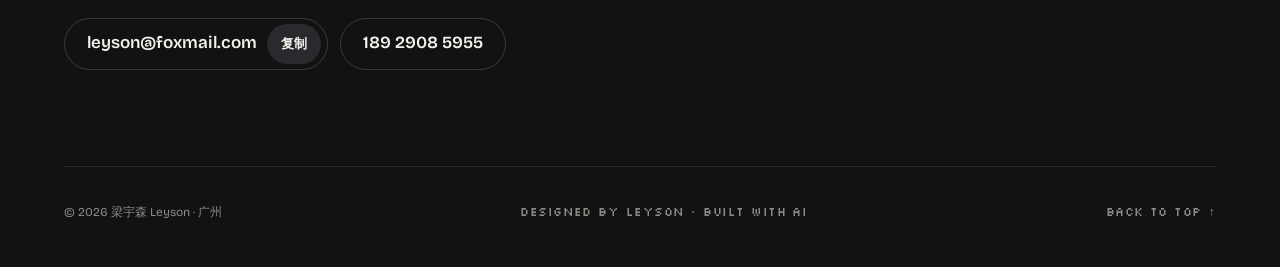
<file: projects/cobuddy.html>
<!doctype html>
<html lang="zh-CN" class="no-js">
<head>
<meta charset="utf-8">
<meta name="viewport" content="width=device-width, initial-scale=1, viewport-fit=cover">
<title>CoBuddy 亲子牙刷 — Leyson</title>
<meta name="description" content="CoBuddy 亲子牙刷：广州美术学院 × 高露洁校企合作课程项目。让 3–6 岁孩子握得稳，让家长辅助而不代替。">
<meta name="author" content="梁宇森 Leyson">
<link rel="canonical" href="https://leysonapple.github.io/Personal-Website/projects/cobuddy.html">
<meta property="og:type" content="article">
<meta property="og:site_name" content="Leyson — 交互设计作品集">
<meta property="og:locale" content="zh_CN">
<meta property="og:title" content="CoBuddy 亲子牙刷 — Leyson">
<meta property="og:description" content="CoBuddy 亲子牙刷：广州美术学院 × 高露洁校企合作课程项目。让 3–6 岁孩子握得稳，让家长辅助而不代替。">
<meta property="og:url" content="https://leysonapple.github.io/Personal-Website/projects/cobuddy.html">
<meta property="og:image" content="https://leysonapple.github.io/Personal-Website/assets/img/og-image.jpg">
<meta property="og:image:width" content="1200">
<meta property="og:image:height" content="630">
<meta name="twitter:card" content="summary_large_image">
<meta name="theme-color" content="#F3F1EC">
<link rel="icon" href="../assets/img/favicon.svg" type="image/svg+xml">
<link rel="icon" href="../assets/img/favicon-32.png" sizes="32x32" type="image/png">
<link rel="apple-touch-icon" href="../assets/img/apple-touch-icon.png">
<link rel="preload" href="../assets/fonts/Bricolage.woff2" as="font" type="font/woff2" crossorigin>
<link rel="stylesheet" href="../assets/css/style.css?v=10282215">
<script>document.documentElement.className='js';try{var c=localStorage.getItem('ly-dot');if(c)document.documentElement.style.setProperty('--dot',c)}catch(e){}</script>
</head>
<body>
<a class="skip" href="#main">跳到正文</a>
<header class="nav">
  <div class="wrap">
    <a class="brand" href="../index.html" aria-label="Leyson 首页">Leyson<i class="mk" aria-hidden="true"></i></a>
    <span class="open px">Open to internships · New grad 2027</span>
    <ul>
      <li><a href="../work.html" aria-current="page">作品</a></li>
      <li><a href="../about.html#about">关于</a></li>
      <li class="hide-xs"><a href="#contact">联系</a></li>
    </ul>
  </div>
</header>

<main id="main" class="case cob">
<section class="case-hero theme-cob">
  <div class="wrap">
    <nav class="crumb px" aria-label="面包屑"><a href="../work.html">Work</a><span aria-hidden="true">/</span><span aria-current="page">CoBuddy</span></nav>
    <p class="case-id px rv"><img src="../assets/img/logo-cobuddy.png" alt="" width="192" height="192" loading="lazy" decoding="async">CoBuddy 亲子牙刷 · 04 / 04</p>
    <h1 class="rv cjk">不是把牙刷变可爱，<br>而是让孩子握得稳。</h1>
    <p class="sub rv d1">给 3–6 岁孩子和家长的一对亲子牙刷：孩子主握，家长从外侧稳定辅助，不再抢过来代刷。</p>
    <dl class="meta"><div><dt>问题</dt><dd>孩子握得住牙刷却控制不稳，<br>家长只能抢过来代刷</dd></div><div><dt>方案</dt><dd>一对海獭环抱造型牙刷：<br>孩子主握，家长外侧辅助</dd></div><div><dt>我负责</dt><dd>独立完成：握持观察、问题定义、<br>造型、手绘草图到产品渲染</dd></div><div><dt>结果</dt><dd>儿童款 + 家长款 · A / B 两套方案，<br>收纳时合成“妈妈抱着宝宝”</dd></div></dl>
    <p class="meta-line px rv">广美 × 高露洁 校企合作 · 约 2 个月 · 2026 · 工业设计</p>

    <div class="case-visual cob-hero2 rv">
      <div class="cob-slide" role="img" aria-label="CoBuddy 亲子牙刷主视觉：儿童牙刷与家长牙刷立在展台上">
        <img fetchpriority="high" class="cs-bg" src="../assets/img/cob-hero-bg2x.webp" alt="" width="2880" height="1620" decoding="async">
        <span class="cs-a" style="--x:116.5;--y:81.0;--w:542.0"><img loading="eager" src="../assets/img/cob-logo-co.webp" alt="Colgate CoBuddy 亲子牙刷" width="1114" height="523" decoding="async"></span>
        <span class="cs-a" style="--x:207.9;--y:188.9;--w:54.8"><img loading="eager" src="../assets/img/cob-face.webp" alt="" width="200" height="115" decoding="async"></span>
        <p class="cs-t cs-h" style="--x:89.7;--y:353.3;--w:586.2">一刷相伴 呵护成长每一步</p>
        <p class="cs-t cs-s" style="--x:238.8;--y:407.2;--w:288">科学护齿 快乐刷牙</p>
        <span class="cs-a" style="--x:159.3;--y:458.9;--w:446.9;--h:102.9"><img loading="eager" src="../assets/img/cob-hero-icons.webp" alt="" width="1320" height="304" decoding="async"></span>
        <p class="cs-t cs-ct" style="--x:183.9;--y:568.5;--w:76">安心材质</p><p class="cs-t cs-cs" style="--x:173.4;--y:599.9;--w:96.9">安全放心<br>呵护宝贝口腔</p><p class="cs-t cs-ct" style="--x:344.8;--y:568.5;--w:76">科学护龈</p><p class="cs-t cs-cs" style="--x:350.5;--y:599.9;--w:64.6">柔软刷毛<br>温和清洁</p><p class="cs-t cs-ct" style="--x:506.9;--y:568.5;--w:76">亲子设计</p><p class="cs-t cs-cs" style="--x:504.6;--y:599.9;--w:80.7">大小刷头<br>陪伴式刷牙</p>
        <span class="cs-a" style="--x:826.0;--y:148.9;--w:164.7;--h:488.6"><img loading="eager" src="../assets/img/cob-kid-a-hd.webp" alt="CoBuddy 儿童牙刷" width="404" height="1199" decoding="async"></span>
        <span class="cs-a" style="--x:1085.6;--y:10.0;--w:77.9;--h:702.4"><img loading="eager" src="../assets/img/cob-hero-par-hero.webp" alt="CoBuddy 家长牙刷" width="126" height="1136" decoding="async"></span>
        <div class="cs-card" style="--x:710.3;--y:329.8;--w:140.3;--h:188.7"><svg class="cs-cardbg" viewBox="0 0 168 226" preserveAspectRatio="none" aria-hidden="true"><path d="M33 25H135Q152 25 152 42V80L161 92L152 89V186Q152 206 132 206H35Q15 206 15 186V42Q15 25 33 25Z" fill="#FDECCF"/><path d="M33 25H135Q152 25 152 42V80H15V42Q15 25 33 25Z" fill="#F4A20E"/></svg>
          <p class="cs-k1" style="--ty:27.6">儿童牙刷</p><p class="cs-k2" style="--ty:67.5">3-6岁</p><p class="cs-k3" style="--ty:107.9">小巧易握<br>硅胶保护口腔</p></div>
        <div class="cs-card flip" style="--x:1154.4;--y:248.0;--w:150.2;--h:175.0"><svg class="cs-cardbg" viewBox="0 0 168 226" preserveAspectRatio="none" aria-hidden="true"><path d="M33 25H135Q152 25 152 42V80L161 92L152 89V186Q152 206 132 206H35Q15 206 15 186V42Q15 25 33 25Z" fill="#FDECCF"/><path d="M33 25H135Q152 25 152 42V80H15V42Q15 25 33 25Z" fill="#F4A20E"/></svg>
          <p class="cs-k1" style="--ty:29.2">家长牙刷</p><p class="cs-k2" style="--ty:71.3">全面清洁</p><p class="cs-k3" style="--ty:102.4">深入清洁<br>呵护口腔健康</p></div>
      </div>
    </div>
  </div>
</section>

<nav class="toc" aria-label="本页目录"><div class="wrap"><ol><li><a href="#design"><span class="px">01</span>设计<em>Design</em></a></li><li><a href="#decision"><span class="px">02</span>关键取舍<em>Decision</em></a></li><li><a href="#evidence"><span class="px">03</span>依据<em>Evidence</em></a></li><li><a href="#process"><span class="px">04</span>过程<em>Process</em></a></li></ol><span class="toc-bar" aria-hidden="true"></span></div></nav>
<section class="block full" id="design" aria-labelledby="design-h"><div class="wrap split">
  <div class="lab rv"><span class="no px">01 · Design</span><h2 id="design-h">设计</h2></div>
  <div class="body">
    <h3 class="rv">一对牙刷：<br>孩子握得稳，家长扶得准。</h3>
    <p class="rv">儿童款负责“握得稳”，家长款负责“扶得准”；两支沿用同一套海獭造型，放在一起就是一对母子。</p>
    
    <div class="cob-spec rv">
      <div><p class="eyebrow px">Kid · 3–6 岁</p><h4>儿童牙刷</h4><p>小巧易握，环抱式握柄贴合小手掌；软硅胶保护口腔。</p></div>
      <div><p class="eyebrow px">Parent</p><h4>家长牙刷</h4><p>流线把手设计，舒适稳定、控制自如；全面清洁，深入呵护口腔健康。</p></div>
    </div>
    <p class="sub-h rv gap-sm">产品渲染 · 儿童款</p>
    <div class="tabs rv" data-tabs><div class="tl" role="tablist" aria-label="儿童款方案"><button type="button" role="tab" id="rk-t0" aria-controls="rk-p0" aria-selected="true" tabindex="0"><b>A 正面环抱</b><span class="px">Front hug</span></button><button type="button" role="tab" id="rk-t1" aria-controls="rk-p1" aria-selected="false" tabindex="-1"><b>B 侧面环抱</b><span class="px">Side hug</span></button><span class="tl-line" aria-hidden="true"></span></div><div class="tp" role="tabpanel" id="rk-p0" aria-labelledby="rk-t0" tabindex="0"><div class="cob-render"><img src="../assets/img/cob-rkid-a.webp" alt="儿童款 A 正面环抱款产品渲染：正面、侧面、背面" width="905" height="781" loading="lazy" decoding="async"></div></div><div class="tp" role="tabpanel" id="rk-p1" aria-labelledby="rk-t1" tabindex="0" hidden><div class="cob-render"><img src="../assets/img/cob-rkid-b.webp" alt="儿童款 B 侧面环抱款产品渲染：正面、侧面、背面" width="891" height="797" loading="lazy" decoding="async"></div></div></div>
    <p class="sub-h rv gap-sm">产品渲染 · 家长款</p>
    <div class="tabs rv" data-tabs><div class="tl" role="tablist" aria-label="家长款方案"><button type="button" role="tab" id="rp-t0" aria-controls="rp-p0" aria-selected="true" tabindex="0"><b>A 正面款</b><span class="px">Front</span></button><button type="button" role="tab" id="rp-t1" aria-controls="rp-p1" aria-selected="false" tabindex="-1"><b>B 侧面款</b><span class="px">Side</span></button><span class="tl-line" aria-hidden="true"></span></div><div class="tp" role="tabpanel" id="rp-p0" aria-labelledby="rp-t0" tabindex="0"><div class="cob-render cob-render-p"><img src="../assets/img/cob-par-a.webp" alt="家长款 A 正面渲染" width="130" height="1200" loading="lazy" decoding="async"><img src="../assets/img/cob-rpar-a-side.webp" alt="家长款 A 侧面与背面渲染" width="511" height="903" loading="lazy" decoding="async"><img class="cob-ref" src="../assets/img/cob-kid-a.webp" alt="儿童款，作比例参考" width="404" height="1199" loading="lazy" decoding="async"></div></div><div class="tp" role="tabpanel" id="rp-p1" aria-labelledby="rp-t1" tabindex="0" hidden><div class="cob-render cob-render-p"><img src="../assets/img/cob-par-b.webp" alt="家长款 B 正面渲染" width="137" height="1200" loading="lazy" decoding="async"><img src="../assets/img/cob-rpar-b-side.webp" alt="家长款 B 侧面与背面渲染" width="547" height="917" loading="lazy" decoding="async"><img class="cob-ref" src="../assets/img/cob-kid-b.webp" alt="儿童款，作比例参考" width="380" height="1197" loading="lazy" decoding="async"></div></div></div>
    <p class="cob-fn rv">右侧小牙刷为儿童款，作比例参考。</p>
    
    <p class="sub-h rv gap-top">握持展示</p>
    <p class="rv">专为亲子协同刷牙设计：儿童易握，家长辅助更轻松。</p>
    <div class="cob-hold rv">
      <figure class="cob-hold-f"><img src="../assets/img/cob-hold-family.webp" alt="妈妈在身后陪女儿刷牙" width="591" height="596" loading="lazy" decoding="async"><figcaption><b>亲子协同</b>孩子主握，家长在旁稳定辅助。</figcaption></figure>
      <figure><img src="../assets/img/cob-hold-kid.webp" alt="小手握住 CoBuddy 儿童款，四指落在海獭环抱的负形里" width="835" height="765" loading="lazy" decoding="async"><figcaption><b>3–6 岁儿童握持</b>贴合小手掌，易握稳，能自主。</figcaption></figure>
      <figure><img src="../assets/img/cob-hold-adult.webp" alt="成人手握 CoBuddy 家长款" width="683" height="841" loading="lazy" decoding="async"><figcaption><b>成人握持</b>流线把手，舒适稳定，控制自如。</figcaption></figure>
    </div>
    <p class="sub-h rv gap-top">组合展示</p>
    <p class="rv">家长牙刷的尾端是一只海獭宝宝，正好嵌进儿童牙刷的环抱里：两支牙刷收纳时合成“妈妈抱着宝宝”，用起来再分开。</p>
    <div class="cob-slide cob-combo2 rv" role="img" aria-label="组合展示：家长牙刷尾端的海獭宝宝嵌入儿童牙刷的环抱握柄，A、B 两款各一组">
        <span class="cs-r" style="--x:47.3;--y:-208.6;--w:625.1;--h:788.5;--r:0deg"><img src="../assets/img/cob-cb-kid-a.webp" alt="" width="1006" height="1269" loading="lazy" decoding="async"></span>
        <span class="cs-r" style="--x:-36.1;--y:231.8;--w:782.6;--h:1391.3;--r:180deg"><img src="../assets/img/cob-cb-par-a.webp" alt="" width="941" height="1672" loading="lazy" decoding="async"></span>
        <span class="cs-r" style="--x:294.9;--y:-208.6;--w:627.4;--h:790.9;--r:0deg"><img src="../assets/img/cob-cb-kid-b.webp" alt="" width="1006" height="1268" loading="lazy" decoding="async"></span>
        <span class="cs-r" style="--x:221.2;--y:221.6;--w:775.6;--h:1378.8;--r:180deg"><img src="../assets/img/cob-cb-par-b.webp" alt="" width="941" height="1672" loading="lazy" decoding="async"></span>
        <span class="cs-r" style="--x:832.9;--y:127.2;--w:529.6;--h:668.1;--r:270deg"><img src="../assets/img/cob-cb-kid-a.webp" alt="" width="1006" height="1269" loading="lazy" decoding="async"></span>
        <span class="cs-r" style="--x:1394.7;--y:-124.3;--w:663.1;--h:1178.9;--r:90deg"><img src="../assets/img/cob-cb-par-a.webp" alt="" width="941" height="1672" loading="lazy" decoding="async"></span>
        <span class="cs-r" style="--x:832.9;--y:-84.5;--w:531.6;--h:670.1;--r:270deg"><img src="../assets/img/cob-cb-kid-b.webp" alt="" width="1006" height="1268" loading="lazy" decoding="async"></span>
        <span class="cs-r" style="--x:1383.8;--y:-333.9;--w:657.1;--h:1168.2;--r:90deg"><img src="../assets/img/cob-cb-par-b.webp" alt="" width="941" height="1672" loading="lazy" decoding="async"></span>
        <svg class="cs-line" viewBox="0 0 1440 810" aria-hidden="true"><line x1="867.2" y1="524.6" x2="922.6" y2="620.6" stroke="#CEAA8F" stroke-width="2.25" stroke-dasharray="0 6" stroke-linecap="round"/><circle cx="867.2" cy="524.6" r="4" fill="#CEAA8F"/><circle cx="922.6" cy="620.6" r="4" fill="#CEAA8F"/></svg>
        <p class="cs-t cs-note" style="--x:838.1;--y:640.6;--w:258.5">软硅胶保护儿童口腔安全</p>
    </div>

  </div>
</div></section>

<section class="block tint-cob full" id="decision" aria-labelledby="decision-h"><div class="wrap split">
  <div class="lab rv"><span class="no px">02 · Decision</span><h2 id="decision-h">关键取舍</h2></div>
  <div class="body">
    <h3 class="rv">不在工具上做加法，<br>把刷柄做成亲子协同的界面。</h3>
    <p class="sub-h rv">现有产品的三种加法，我都没有沿用</p>
    <ol class="cuts"><li class="rv d0"><span class="d px">旧方向 01</span><p class="x"><em class="px">Cut</em><s>加粗手柄</s></p><p class="y"><em class="px">Why</em>握得住，但入口笨重、不灵活</p><p class="z"><em class="px">Instead</em>环抱式主握区：体积留给掌心，刷头一端保持纤细</p></li><li class="rv d1"><span class="d px">旧方向 02</span><p class="x"><em class="px">Cut</em><s>加防滑材料</s></p><p class="y"><em class="px">Why</em>摩擦大了，握持方向仍不清晰</p><p class="z"><em class="px">Instead</em>用海獭造型本身指示握持方向</p></li><li class="rv d2"><span class="d px">旧方向 03</span><p class="x"><em class="px">Cut</em><s>加安全附件</s></p><p class="y"><em class="px">Why</em>结构变复杂，工具负担更重</p><p class="z"><em class="px">Instead</em>软硅胶包裹刷头，保护集成进形态</p></li></ol>
    <div class="cob-pivot rv">
      <div class="cob-egg"><p>儿童不是不会握，<br>而是握住后<b>难以稳定控制</b>。</p><hr><p>家长不是不能帮，<br>而是<b>缺少自然辅助介入点</b>。</p></div>
    </div>
    <h3 class="h-sm rv gap-top">造型从哪来：海獭妈妈抱着幼崽，<br>就是“孩子主握、家长辅助”。</h3>
    <div class="cob-otter rv">
      <div class="cob-otter-big cob-ph"><picture><source srcset="../assets/img/cob-otter-1.webp" type="image/webp"><img class="zoom" src="../assets/img/cob-otter-1.jpg" alt="海獭妈妈仰躺在水面，把幼崽托在腹部" width="561" height="840" loading="lazy" decoding="async"></picture><span class="cob-tag">母体承托</span></div>
      <div class="cob-otter-s cob-ph"><picture><source srcset="../assets/img/cob-otter-2.webp" type="image/webp"><img class="zoom" src="../assets/img/cob-otter-2.jpg" alt="海獭幼崽安置于母亲腹部中央" width="615" height="410" loading="lazy" decoding="async"></picture><span class="cob-tag">环抱负形</span></div>
      <div class="cob-otter-s cob-ph"><picture><source srcset="../assets/img/cob-otter-3.webp" type="image/webp"><img class="zoom" src="../assets/img/cob-otter-3.jpg" alt="海獭圆耳、小眼、短胡须的面部特征" width="1025" height="684" loading="lazy" decoding="async"></picture><span class="cob-tag">五官特征</span></div>
      <div class="cob-extract"><p class="cob-k">设计提取</p><p>把海獭妈妈怀抱幼崽的自然姿态，转译为牙刷造型语言。</p>
        <div class="cob-shapes"><figure><picture><source srcset="../assets/img/cob-shape-front.webp" type="image/webp"><img src="../assets/img/cob-shape-front.jpg" alt="造型提取：正面环抱" width="389" height="657" loading="lazy" decoding="async"></picture><figcaption>正面环抱</figcaption></figure><figure><picture><source srcset="../assets/img/cob-shape-side.webp" type="image/webp"><img src="../assets/img/cob-shape-side.jpg" alt="造型提取：侧面环抱" width="403" height="657" loading="lazy" decoding="async"></picture><figcaption>侧面环抱</figcaption></figure></div></div>
    </div>
    <div class="cob-map rv">
      <div><b>母体承托</b><span>→</span><b>手掌包裹的握柄</b></div>
      <div><b>幼崽在腹部中央</b><span>→</span><b>掌心落位的主握区</b></div>
      <div><b>圆耳 · 小眼 · 短胡须</b><span>→</span><b>柔和、有安全感的五官</b></div>
    </div>
  </div>
</div></section>

<section class="block full" id="evidence" aria-labelledby="evidence-h"><div class="wrap split">
  <div class="lab rv"><span class="no px">03 · Evidence</span><h2 id="evidence-h">依据</h2></div>
  <div class="body">
    <h3 class="rv">孩子握得住牙刷，<br>却<span class="hl">控制不住</span>刷牙。</h3>
    <p class="rv">观察 3–6 岁儿童日常刷牙：握持方式、手部姿态与控制特点，决定了牙刷的体量、截面与握持区。</p>
    <ol class="cob-strip"><li class="rv d0"><div class="cob-ph"><picture><source srcset="../assets/img/cob-grip-1.webp" type="image/webp"><img class="zoom" src="../assets/img/cob-grip-1.jpg" alt="3–6 岁儿童日常刷牙：简单操作" width="429" height="286" loading="lazy" decoding="async"></picture></div><span class="cob-no px">01</span><b>简单操作</b><p>能自己完成挤牙膏、沾水等动作，说明手柄易抓握、易操作。</p></li><li class="rv d1"><div class="cob-ph"><picture><source srcset="../assets/img/cob-grip-2.webp" type="image/webp"><img class="zoom" src="../assets/img/cob-grip-2.jpg" alt="3–6 岁儿童日常刷牙：主动拿握" width="490" height="327" loading="lazy" decoding="async"></picture></div><span class="cob-no px">02</span><b>主动拿握</b><p>能够自主拿起牙刷并握住，愿意参与刷牙。</p></li><li class="rv d2"><div class="cob-ph"><picture><source srcset="../assets/img/cob-grip-3.webp" type="image/webp"><img class="zoom" src="../assets/img/cob-grip-3.jpg" alt="3–6 岁儿童日常刷牙：刷牙姿态自然" width="429" height="285" loading="lazy" decoding="async"></picture></div><span class="cob-no px">03</span><b>刷牙姿态自然</b><p>刷头入口角度多靠手腕与前臂带动，动作幅度较大。</p></li><li class="rv d3"><div class="cob-ph"><picture><source srcset="../assets/img/cob-grip-4.webp" type="image/webp"><img class="zoom" src="../assets/img/cob-grip-4.jpg" alt="3–6 岁儿童日常刷牙：站立刷牙为主" width="490" height="301" loading="lazy" decoding="async"></picture></div><span class="cob-no px">04</span><b>站立刷牙为主</b><p>多为站立姿态，手肘抬起，手腕主导刷头运动。</p></li><li class="rv d3"><div class="cob-ph"><picture><source srcset="../assets/img/cob-grip-5.webp" type="image/webp"><img class="zoom" src="../assets/img/cob-grip-5.jpg" alt="3–6 岁儿童日常刷牙：掌心包握为主" width="429" height="286" loading="lazy" decoding="async"></picture></div><span class="cob-no px">05</span><b>掌心包握为主</b><p>多数儿童采用拳握或掌心包握，而非精细三指捏握。</p></li></ol>
    
    <div class="cob-ab rv">
      <div class="cob-ab-a">
        <p class="cob-k">A · 握持方式</p>
        <div class="cob-anno"><picture><source srcset="../assets/img/cob-grip-hand.webp" type="image/webp"><img src="../assets/img/cob-grip-hand.jpg" alt="儿童握牙刷的手部示意：拇指压在一侧，四指环抱，掌心包裹" width="464" height="300" loading="lazy" decoding="async"></picture>
          <ul><li><b>拇指压在一侧</b>提供方向感</li><li><b>四指环抱</b>提供主要握持力</li><li><b>掌心包裹</b>增加稳定性</li></ul></div>
        <p class="cob-fn">以掌心和四指包裹手柄，依靠手腕带动刷牙。</p>
      </div>
      <div class="cob-ab-b"><p class="cob-k">B · 握持位置</p><div class="cob-three"><figure><div class="cob-ph"><picture><source srcset="../assets/img/cob-gripb-1.webp" type="image/webp"><img class="zoom" src="../assets/img/cob-gripb-1.jpg" alt="儿童握持位置观察：靠近刷柄中段" width="612" height="408" loading="lazy" decoding="async"></picture></div><figcaption><b>靠近刷柄中段</b>多数在中后段区域握持。</figcaption></figure><figure><div class="cob-ph"><picture><source srcset="../assets/img/cob-gripb-2.webp" type="image/webp"><img class="zoom" src="../assets/img/cob-gripb-2.jpg" alt="儿童握持位置观察：握持位置不固定" width="551" height="368" loading="lazy" decoding="async"></picture></div><figcaption><b>握持位置不固定</b>会随手型大小、习惯和刷牙动作变化。</figcaption></figure><figure><div class="cob-ph"><picture><source srcset="../assets/img/cob-gripb-3.webp" type="image/webp"><img class="zoom" src="../assets/img/cob-gripb-3.jpg" alt="儿童握持位置观察：手柄末端露出较长" width="616" height="409" loading="lazy" decoding="async"></picture></div><figcaption><b>手柄末端露出较长</b>尾部部分露出，放大手腕摆动幅度。</figcaption></figure></div></div>
      <div class="cob-ab-c">
        <p class="cob-k">观察结论</p>
        <ul class="cob-dots"><li>儿童能主动握住牙刷，但多以拳握 / 掌心包握为主，控制精度有限。</li><li>刷牙动作主要由手腕和前臂带动，精细控制不足。</li><li>成人比例的细长牙刷会增加控制力矩，导致旋转、滑移与刷头角度偏移。</li></ul>
        <p class="cob-tip"><i aria-hidden="true">✦</i>设计启示：需要明确的主握区，引导手自然落位。</p>
      </div>
    </div>
    <h3 class="h-sm rv gap-top">家长参与时：两只手落在同一根手柄上。</h3>
    <p class="rv">孩子掌心包握，家长从外侧覆盖孩子手背，形成内外两层控制，现有牙刷从没为这个动作设计过。</p>
    <ol class="cob-obs"><li class="rv d0"><div class="cob-ph"><picture><source srcset="../assets/img/cob-pc-1.webp" type="image/webp"><img class="zoom" src="../assets/img/cob-pc-1.jpg" alt="亲子辅助刷牙场景照片" width="612" height="408" loading="lazy" decoding="async"></picture></div><p>儿童以掌心包握为主，依赖手柄体积建立稳定控制。</p></li><li class="rv d1"><div class="cob-ph"><picture><source srcset="../assets/img/cob-pc-2.webp" type="image/webp"><img class="zoom" src="../assets/img/cob-pc-2.jpg" alt="亲子辅助刷牙场景照片" width="551" height="368" loading="lazy" decoding="async"></picture></div><p>家长从外侧覆盖儿童手背，提供方向与力度的辅助。</p></li><li class="rv d2"><div class="cob-ph"><picture><source srcset="../assets/img/cob-pc-3.webp" type="image/webp"><img class="zoom" src="../assets/img/cob-pc-3.jpg" alt="亲子辅助刷牙场景照片" width="551" height="368" loading="lazy" decoding="async"></picture></div><p>双手形成内外两层控制，共同修正牙刷方向与节奏。</p></li></ol>
    <div class="cob-sch rv"><picture><source srcset="../assets/img/cob-pc-grip.webp" type="image/webp"><img src="../assets/img/cob-pc-grip.jpg" alt="亲子辅助握持方式示意：儿童握住刷柄前段，家长的手在后段从外侧稳定辅助" width="936" height="317" loading="lazy" decoding="async"></picture>
      <div><p class="cob-k">亲子辅助握持方式 · 示意</p><p>儿童前段主握，家长后段稳定辅助：同一根手柄上形成亲子协同控制，提供稳定支持与正确引导。</p></div></div>
    <p class="quote rv gap-top">一刷相伴，呵护成长每一步。</p>
  </div>
</div></section>

<section class="block tint-cob full" id="process" aria-labelledby="process-h"><div class="wrap split">
  <div class="lab rv"><span class="no px">04 · Process</span><h2 id="process-h">过程</h2></div>
  <div class="body">
    <p class="rv">过程细节，按需展开：</p>
    <div class="rv">
    <details class="more"><summary><span class="px"><i class="o">+ 展开</i><i class="c">− 收起</i></span>出发点：儿童牙刷不只是“缩小的成人牙刷”</summary><div class="more-b">
    <div class="cob-vs rv">
      <div class="cob-vs-c"><p class="eyebrow px">Adult logic</p><h4>成人牙刷逻辑</h4><ul><li>细长工具形态</li><li>三指精细捏握</li><li>精细动作控制</li><li>要求儿童适应工具</li></ul></div>
      <div class="cob-vs-ar" aria-hidden="true"><span>从成人工具缩小</span><b>→ 儿童动作适配</b></div>
      <div class="cob-vs-c on"><p class="eyebrow px">Kid reality</p><h4>儿童真实能力</h4><ul><li>掌心包握为主</li><li>动作不稳定</li><li>方向感弱</li><li>需要成人支持</li></ul></div>
    </div><div class="cards cob-cards" style="--c:2"><div class="card rv d0"><span class="n px">01 · 身体本质</span><h4>儿童不是小号成人</h4><p>手部尺度、握持方式、力量分布与动作精度都不同于成人。</p></div><div class="card rv d1"><span class="n px">02 · 动作本质</span><h4>不是不愿意，是控制不了</h4><p>握不稳、控不准、刷不干净，带来挫败与抗拒，而非主观懒惰。</p></div><div class="card rv d2"><span class="n px">03 · 成长本质</span><h4>不是替代完成，是支持参与</h4><p>目标不是代替孩子刷得更好，而是帮他在参与中逐步建立能力：不会刷 → 被代刷 → 逐步学会刷。</p></div><div class="card rv d3"><span class="n px">04 · 情境本质</span><h4>不是单人工具，是亲子协同</h4><p>儿童刷牙常处于亲子共同参与的真实情境中，工具需要同时回应双方需求。</p></div></div></div></details>
    <details class="more"><summary><span class="px"><i class="o">+ 展开</i><i class="c">− 收起</i></span>从观察到机会点</summary><div class="more-b"><div class="cob-chain rv"><p class="cob-k">核心总结</p><ol><li>控制力弱</li><li>清洁不到位</li><li>家长被迫代刷</li><li>参与感低</li><li>抵触刷牙</li></ol>
      <p class="cob-q"><em class="px">Design opportunity</em>如何让儿童能稳定控制刷牙动作，同时让家长自然辅助而非替代，提升清洁效果与体验？</p></div><ol class="cob-opp"><li class="rv d0"><img src="../assets/img/cob-i-hand.webp" alt="" width="135" height="137" loading="lazy" decoding="async"><span class="cob-no px">01</span><h4>儿童主握</h4><p><s>从被动配合</s><b>→ 主动参与</b></p></li><li class="rv d1"><img src="../assets/img/cob-i-family.webp" alt="" width="290" height="290" loading="lazy" decoding="async"><span class="cob-no px">02</span><h4>家长稳定辅助</h4><p><s>从代替刷牙</s><b>→ 稳定儿童手部动作</b></p></li><li class="rv d2"><img src="../assets/img/cob-i-shield.webp" alt="" width="118" height="130" loading="lazy" decoding="async"><span class="cob-no px">03</span><h4>刷柄承接</h4><p><s>从单人工具</s><b>→ 亲子协同界面</b></p></li></ol></div></details>
    <details class="more"><summary><span class="px"><i class="o">+ 展开</i><i class="c">− 收起</i></span>手绘草图：儿童款</summary><div class="more-b">
    <p class="sub-h rv gap-top">手绘草图 · 儿童款</p>
    <p class="rv">以海獭妈妈怀抱幼崽的姿态为原型，通过多角度与细节草图，探索造型结构、握持体验与刷头形态。</p>
    <div class="cob-iter rv">
      <div class="cob-iter-l"><p class="cob-k">造型迭代</p><ol><li><img src="../assets/img/cob-iter-1.webp" alt="海獭造型迭代第 1 轮" width="203" height="258" loading="lazy" decoding="async"><span class="px">V1</span></li><li><img src="../assets/img/cob-iter-2.webp" alt="海獭造型迭代第 2 轮" width="202" height="262" loading="lazy" decoding="async"><span class="px">V2</span></li><li><img src="../assets/img/cob-iter-3.webp" alt="海獭造型迭代第 3 轮" width="196" height="254" loading="lazy" decoding="async"><span class="px">V3</span></li><li><img src="../assets/img/cob-iter-4.webp" alt="海獭造型迭代第 4 轮" width="198" height="266" loading="lazy" decoding="async"><span class="px">V4</span></li><li><img src="../assets/img/cob-iter-5.webp" alt="海獭造型迭代第 5 轮" width="265" height="346" loading="lazy" decoding="async"><span class="px">V5</span></li></ol><p class="cob-fn">五轮造型迭代：从侧身逐步转向正面环抱，轮廓收圆，中间的负形留给手指落位。</p></div>
      <div class="cob-iter-r"><p class="cob-k">造型概念</p><img src="../assets/img/cob-concept.webp" alt="造型概念：母体包裹，幼崽置于腹部中央" width="417" height="737" loading="lazy" decoding="async"><p class="cob-fn">母体包裹，幼崽置于腹部中央，形成天然保护感与陪伴姿态。</p></div>
    </div>
    <div class="cob-pair rv">
      <figure class="cob-fig"><div class="cob-stage"><img src="../assets/img/cob-kid3v-a.webp" alt="儿童款 A 正面环抱款三视图" width="1145" height="1200" loading="lazy" decoding="async"></div><figcaption><b>A · 正面环抱款</b>三视图：正面、侧面、背面</figcaption></figure>
      <figure class="cob-fig"><div class="cob-stage"><img src="../assets/img/cob-kid3v-b.webp" alt="儿童款 B 侧面环抱款三视图" width="655" height="686" loading="lazy" decoding="async"></div><figcaption><b>B · 侧面环抱款</b>三视图：正面、侧面、背面</figcaption></figure>
    </div>
    <div class="cob-det rv"><picture><source srcset="../assets/img/cob-details.webp" type="image/webp"><img class="zoom" src="../assets/img/cob-details.jpg" alt="细节特征：五官造型、硅胶包裹刷头、环抱握持结构" width="921" height="296" loading="lazy" decoding="async"></picture>
      <div class="cards" style="--c:3"><div class="card"><span class="n px">Detail 01</span><h4>可爱五官造型</h4><p>圆耳、小眼、短胡须，传递柔和与安全感。</p></div><div class="card"><span class="n px">Detail 02</span><h4>硅胶包裹刷头</h4><p>柔软包裹，保护口腔，安全不伤牙龈。</p></div><div class="card"><span class="n px">Detail 03</span><h4>环抱握持结构</h4><p>母体环抱形态，贴合儿童手掌，握持稳定。</p></div></div></div></div></details>
    <details class="more"><summary><span class="px"><i class="o">+ 展开</i><i class="c">− 收起</i></span>手绘草图：家长款</summary><div class="more-b">
    <p class="sub-h rv gap-top">手绘草图 · 家长牙刷</p>
    <p class="rv">家长款以辅助控制为核心：延长刷柄与稳定握持结构，帮助家长在亲子协同刷牙中完成方向引导。尾端延续海獭幼崽的造型，和儿童款放在一起就是一对母子。</p>
    <div class="cob-pair rv">
      <figure class="cob-fig"><div class="cob-stage tan"><img src="../assets/img/cob-par3v-a.webp" alt="家长款 A 三视图，左侧附儿童款作比例参考" width="731" height="1049" loading="lazy" decoding="async"></div><figcaption><b>A · 正面款</b>左侧小牙刷为儿童款，作比例参考</figcaption></figure>
      <figure class="cob-fig"><div class="cob-stage tan"><img src="../assets/img/cob-par3v-b.webp" alt="家长款 B 三视图，左侧附儿童款作比例参考" width="723" height="1035" loading="lazy" decoding="async"></div><figcaption><b>B · 侧面款</b>延长刷柄，便于从外侧稳定辅助</figcaption></figure>
    </div></div></details>
    </div>
  </div>
</div></section>

</main>
<a class="next theme-sift" href="../projects/sift.html">
  <div class="wrap">
    <span class="px">Next project · 01/04</span>
    <span class="next-t">SIFT <span class="arr" aria-hidden="true">→</span></span>
    <p>设计前期的 AI 方向收敛 Agent</p>
  </div>
</a>
<nav class="wrap pager" aria-label="项目切换">
  <a class="pg prev" href="../projects/focenda.html" rel="prev"><span class="px">← Previous</span><b>Focenda</b></a>
  <a class="pg all" href="../work.html"><span class="px">All work</span><b>全部项目</b></a>
  <a class="pg nxt" href="../projects/sift.html" rel="next"><span class="px">Next →</span><b>SIFT</b></a>
</nav>
<footer class="foot" id="contact">
  <div class="wrap">
    <p class="eyebrow px">Contact</p>
    <h2 aria-label="Let’s talk.">Let’s talk<button type="button" class="mk mk-big" data-dot aria-label="换一个点的颜色"></button></h2>
    <p class="l">欢迎聊聊实习或校招机会，也可以聊这几个项目的细节。</p>
    <div class="links">
      <span class="mail-group"><a href="mailto:leyson@foxmail.com">leyson@foxmail.com</a><button type="button" class="copy" data-copy="leyson@foxmail.com" aria-label="复制邮箱地址"><span>复制</span></button></span>
      <a href="tel:+8618929085955">189 2908 5955</a>
    </div>
    <div class="base">
      <span>© <span id="y">2026</span> 梁宇森 Leyson · 广州</span>
      <span class="px">Designed by Leyson · built with AI</span>
      <a class="top px" href="#main">Back to top ↑</a>
    </div>
  </div>
</footer>
<div class="cursor" aria-hidden="true"><span></span></div>
<p class="toast" role="status" aria-live="polite"></p>
<script src="../assets/js/main.js?v=10282215" defer></script>
</body>
</html>
</file>
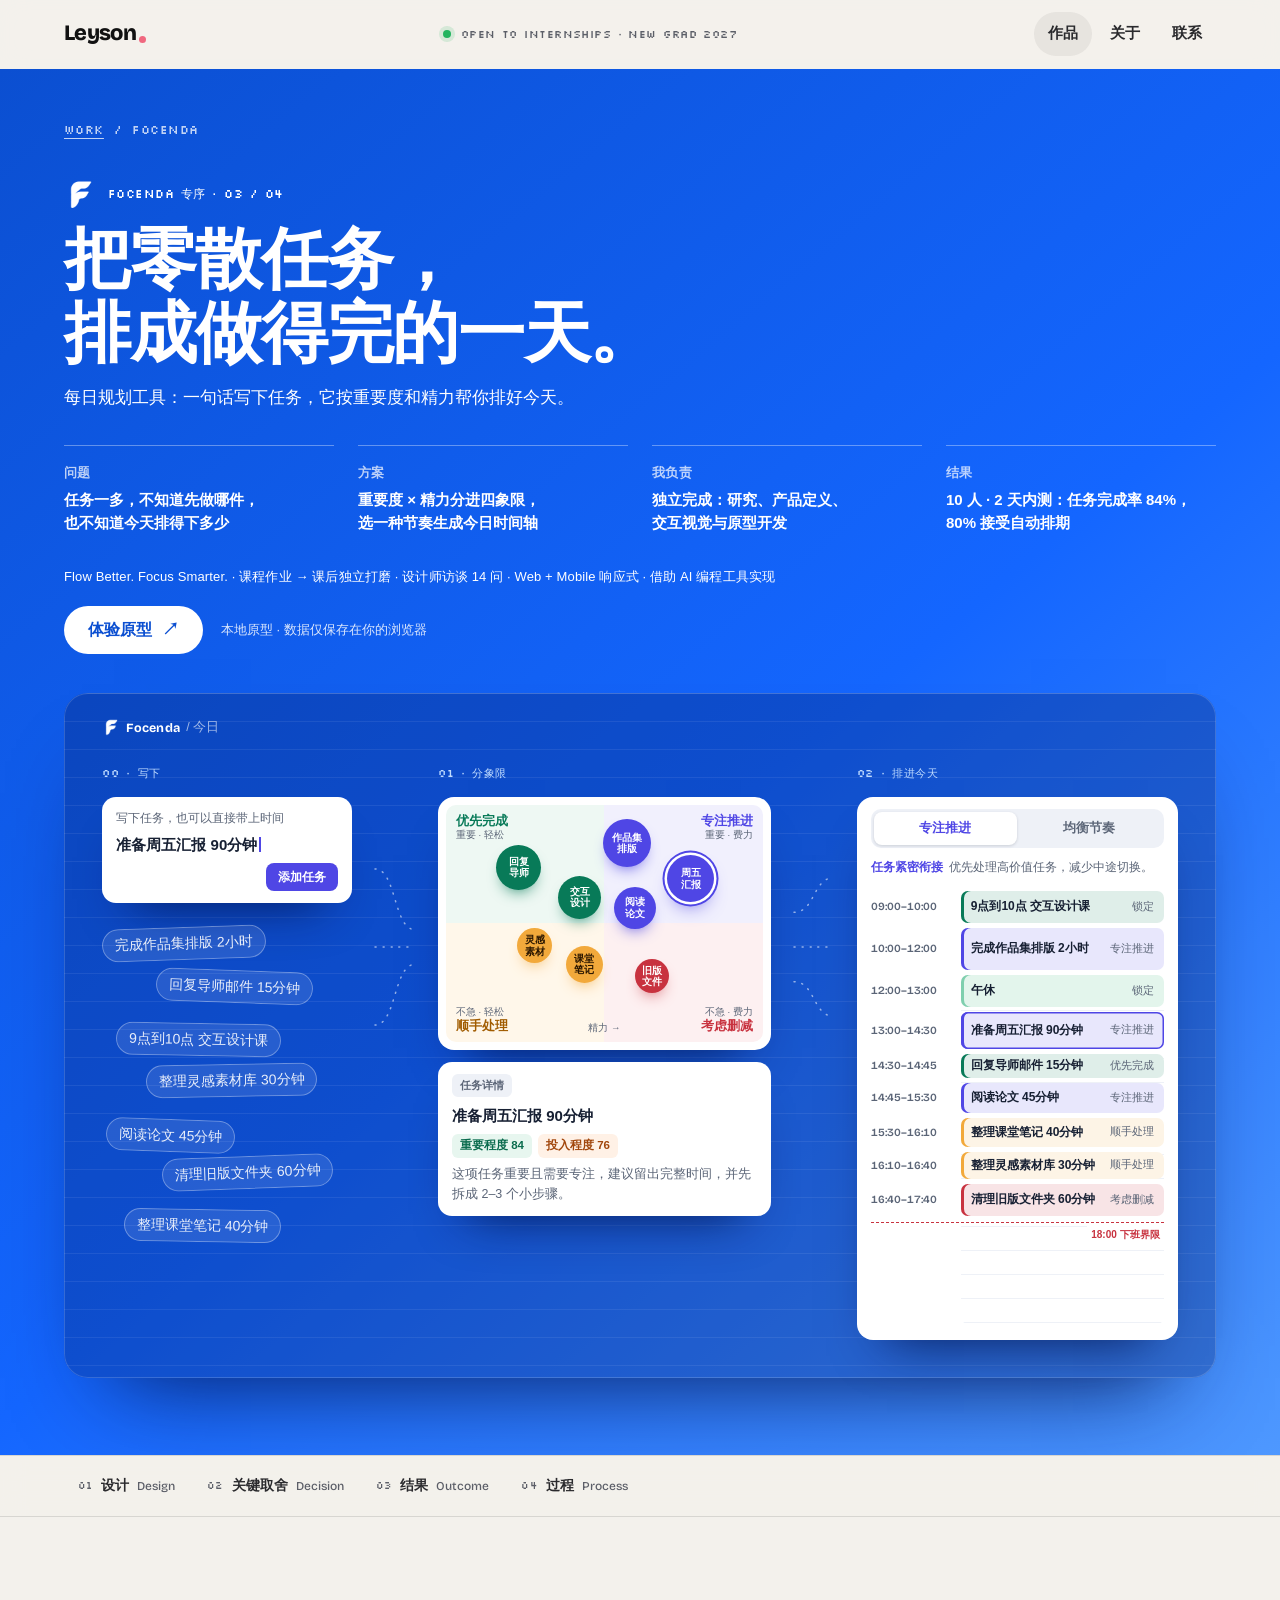
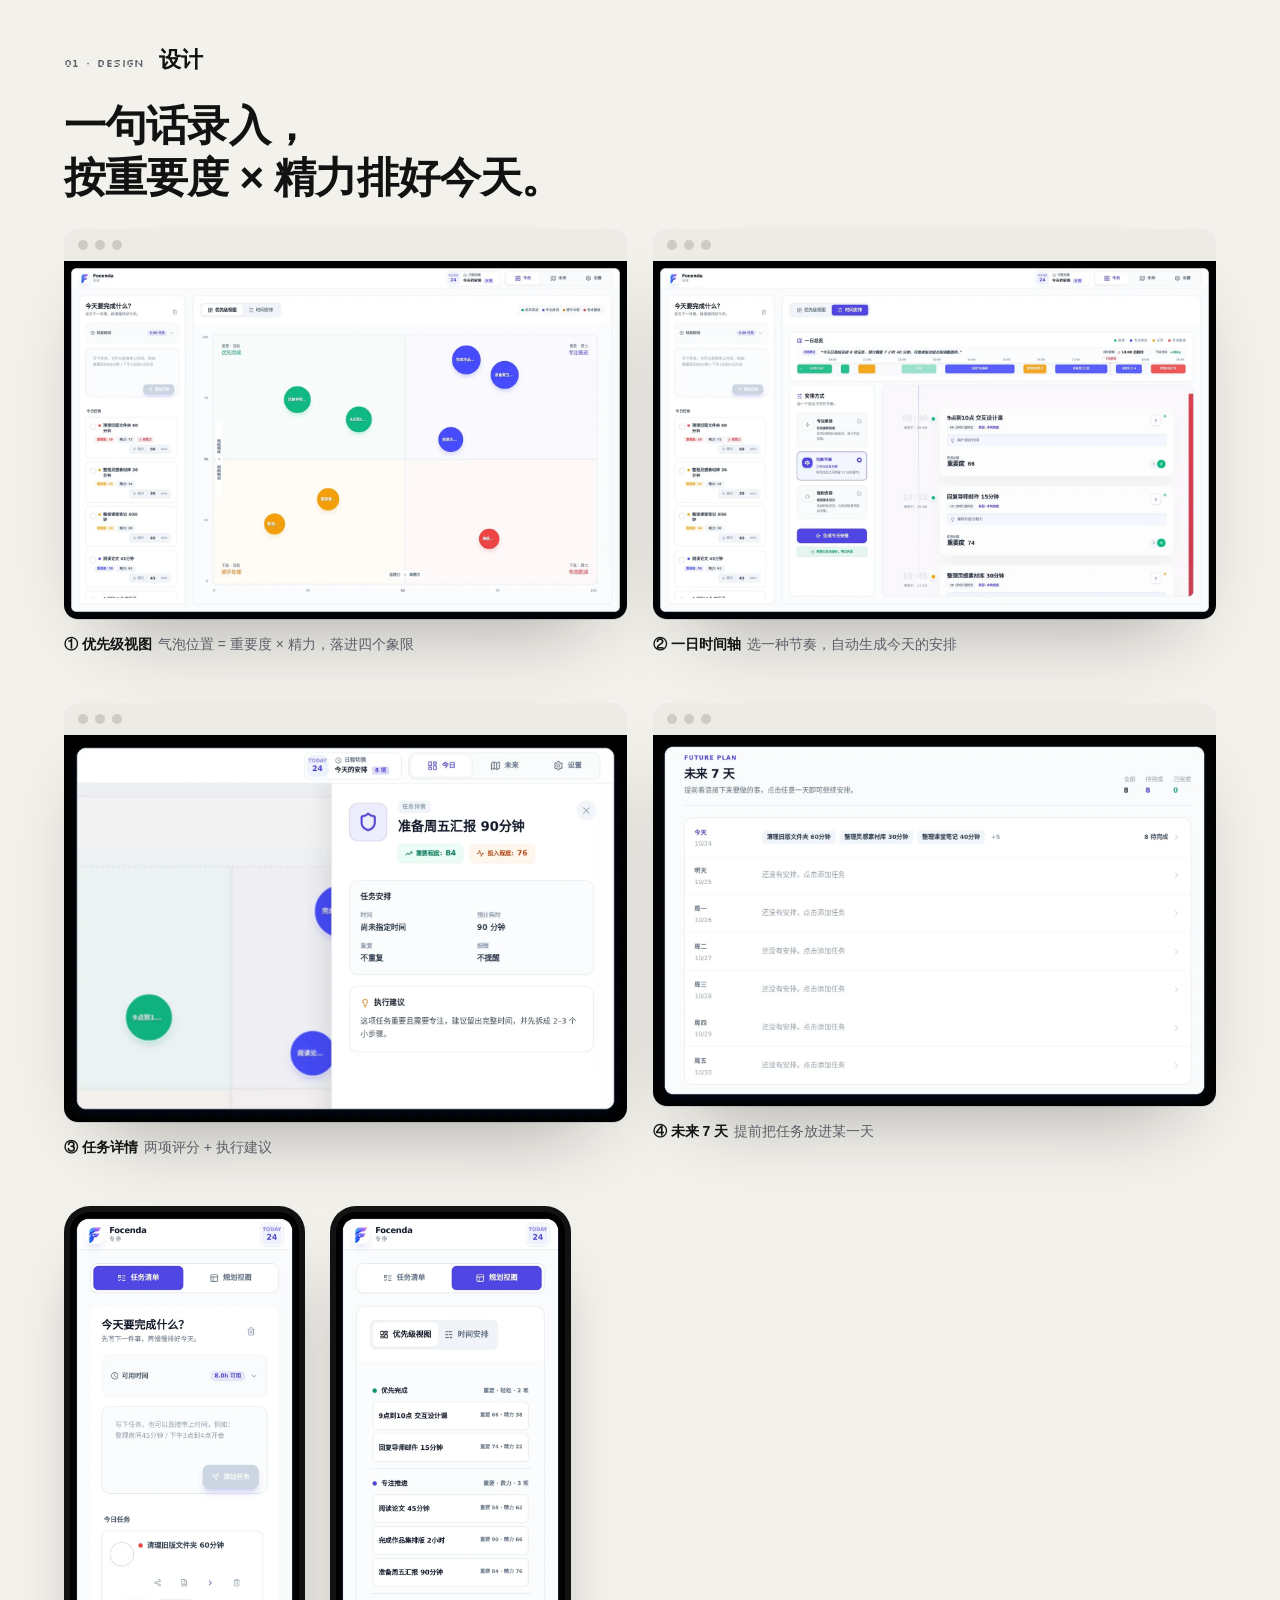
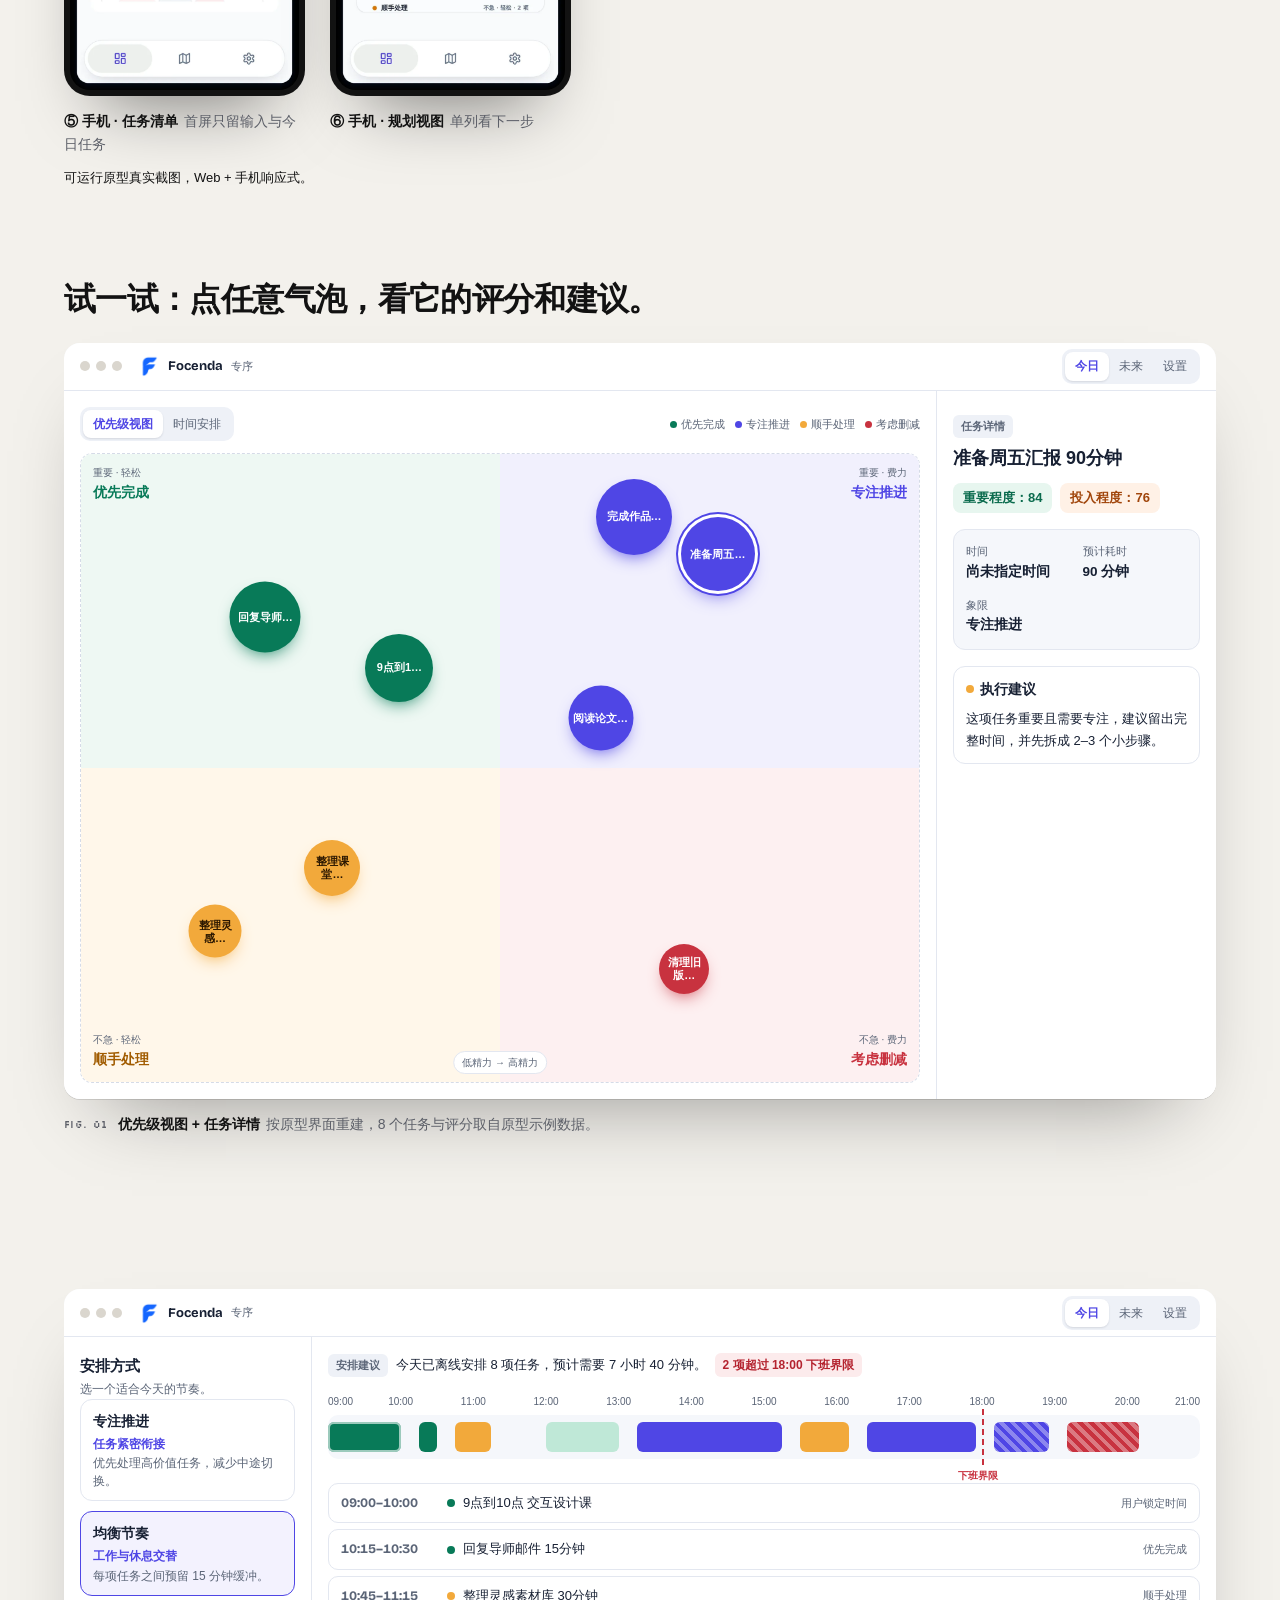
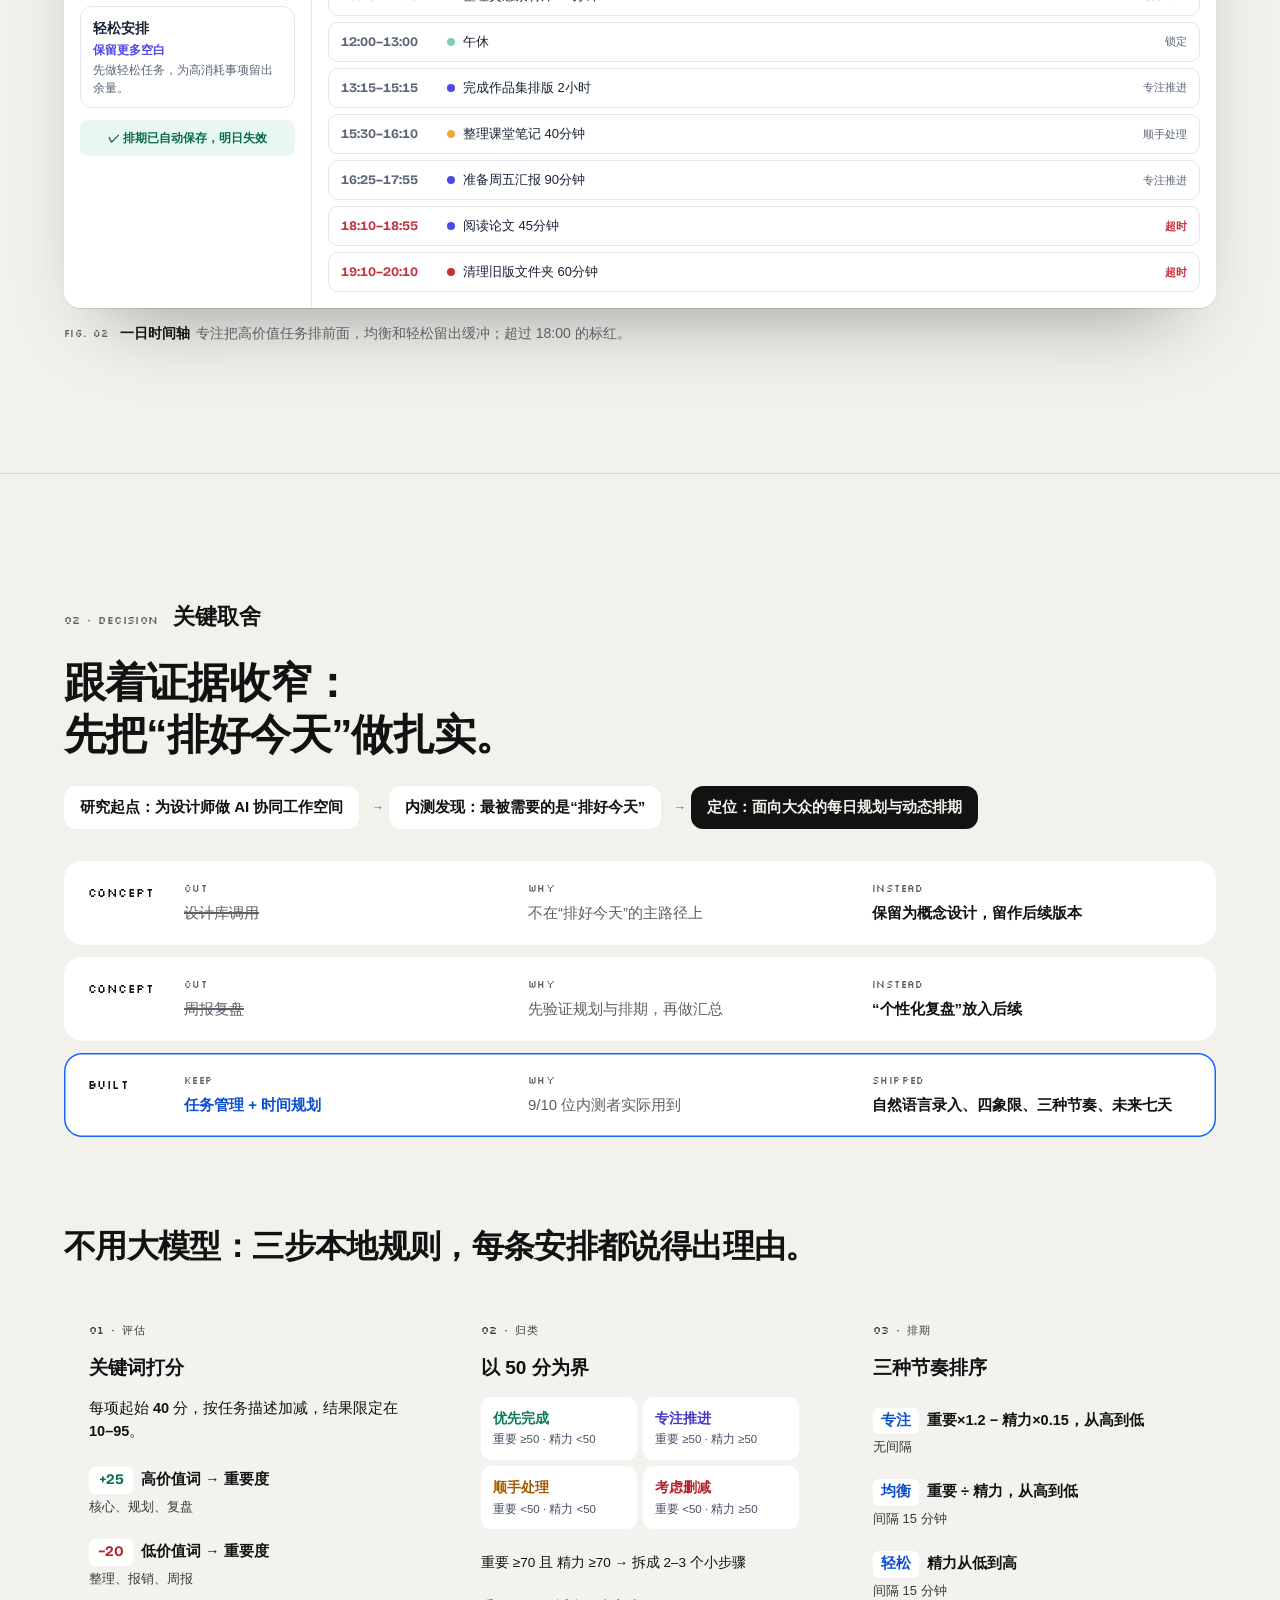
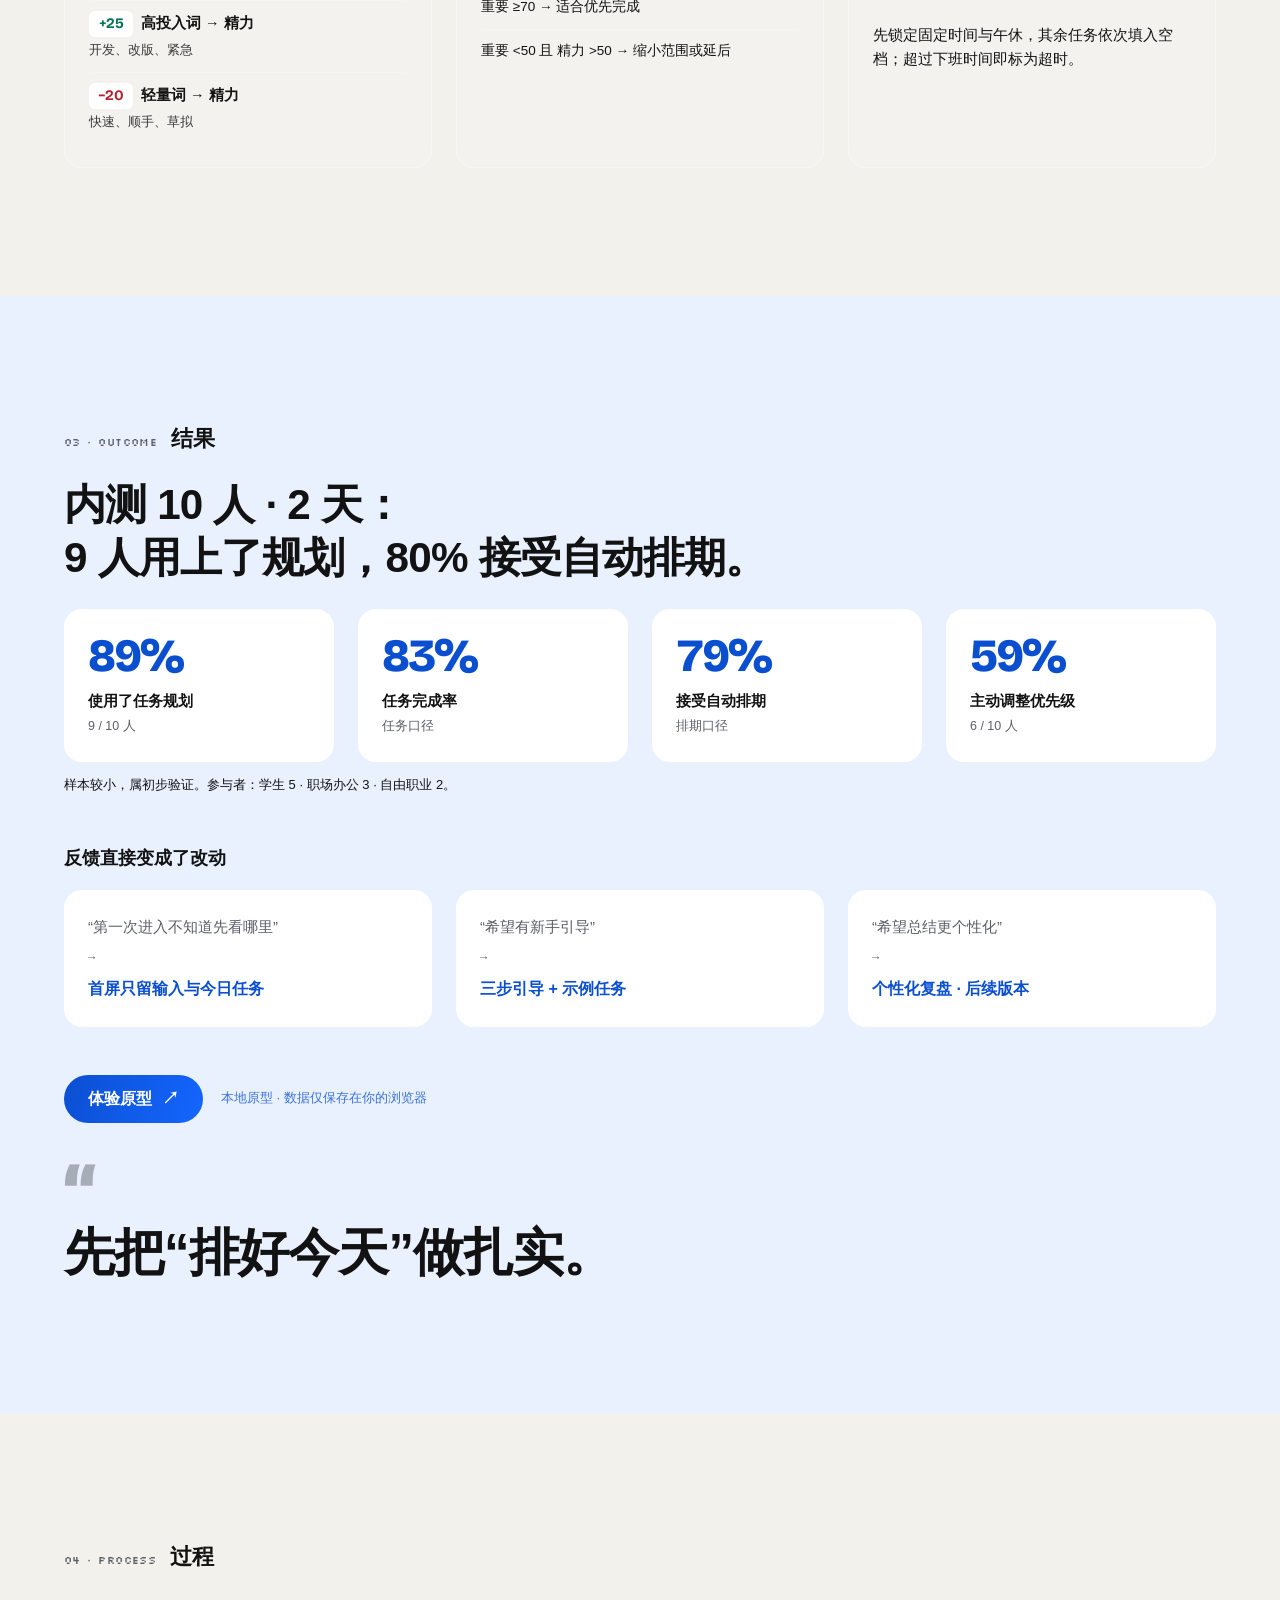
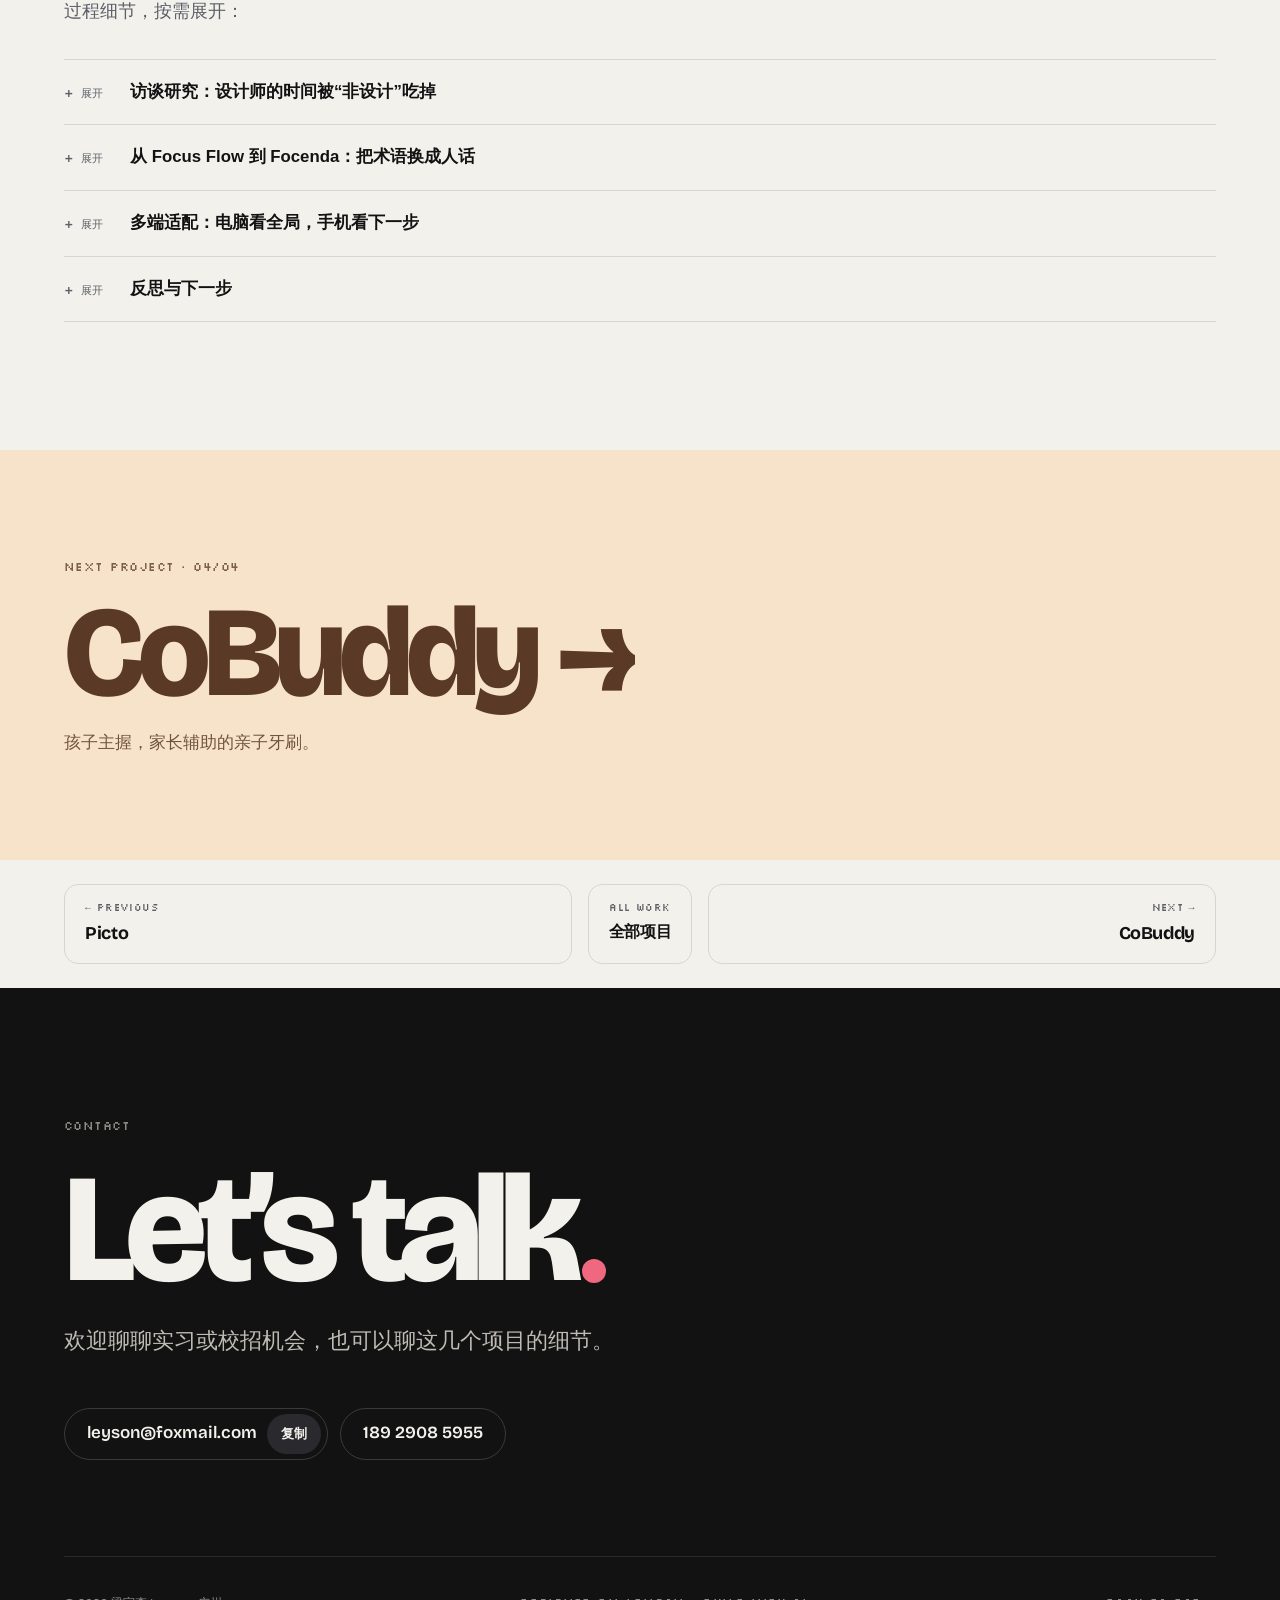
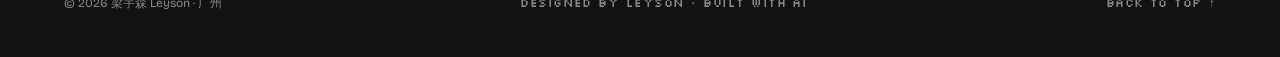
<file: projects/focenda.html>
<!doctype html>
<html lang="zh-CN" class="no-js">
<head>
<meta charset="utf-8">
<meta name="viewport" content="width=device-width, initial-scale=1, viewport-fit=cover">
<title>Focenda 专序 — Leyson</title>
<meta name="description" content="Focenda 专序：按重要度与精力排好今天的动态日程规划。">
<meta name="author" content="梁宇森 Leyson">
<link rel="canonical" href="https://leysonapple.github.io/Personal-Website/projects/focenda.html">
<meta property="og:type" content="article">
<meta property="og:site_name" content="Leyson — 交互设计作品集">
<meta property="og:locale" content="zh_CN">
<meta property="og:title" content="Focenda 专序 — Leyson">
<meta property="og:description" content="Focenda 专序：按重要度与精力排好今天的动态日程规划。">
<meta property="og:url" content="https://leysonapple.github.io/Personal-Website/projects/focenda.html">
<meta property="og:image" content="https://leysonapple.github.io/Personal-Website/assets/img/og-image.jpg">
<meta property="og:image:width" content="1200">
<meta property="og:image:height" content="630">
<meta name="twitter:card" content="summary_large_image">
<meta name="theme-color" content="#F3F1EC">
<link rel="icon" href="../assets/img/favicon.svg" type="image/svg+xml">
<link rel="icon" href="../assets/img/favicon-32.png" sizes="32x32" type="image/png">
<link rel="apple-touch-icon" href="../assets/img/apple-touch-icon.png">
<link rel="preload" href="../assets/fonts/Bricolage.woff2" as="font" type="font/woff2" crossorigin>
<link rel="stylesheet" href="../assets/css/style.css?v=10282215">
<script>document.documentElement.className='js';try{var c=localStorage.getItem('ly-dot');if(c)document.documentElement.style.setProperty('--dot',c)}catch(e){}</script>
</head>
<body>
<a class="skip" href="#main">跳到正文</a>
<header class="nav">
  <div class="wrap">
    <a class="brand" href="../index.html" aria-label="Leyson 首页">Leyson<i class="mk" aria-hidden="true"></i></a>
    <span class="open px">Open to internships · New grad 2027</span>
    <ul>
      <li><a href="../work.html" aria-current="page">作品</a></li>
      <li><a href="../about.html#about">关于</a></li>
      <li class="hide-xs"><a href="#contact">联系</a></li>
    </ul>
  </div>
</header>

<main id="main" class="case">
<section class="case-hero theme-foc">
  <div class="wrap">
    <nav class="crumb px" aria-label="面包屑"><a href="../work.html">Work</a><span aria-hidden="true">/</span><span aria-current="page">Focenda</span></nav>
    <p class="case-id px rv"><img src="../assets/img/logo-focenda.png" alt="" width="192" height="192" loading="lazy" decoding="async">Focenda 专序 · 03 / 04</p>
    <h1 class="rv cjk">把零散任务，<br>排成做得完的一天。</h1>
    <p class="sub rv d1">每日规划工具：一句话写下任务，它按重要度和精力帮你排好今天。</p>
    <dl class="meta"><div><dt>问题</dt><dd>任务一多，不知道先做哪件，<br>也不知道今天排得下多少</dd></div><div><dt>方案</dt><dd>重要度 × 精力分进四象限，<br>选一种节奏生成今日时间轴</dd></div><div><dt>我负责</dt><dd>独立完成：研究、产品定义、<br>交互视觉与原型开发</dd></div><div><dt>结果</dt><dd>10 人 · 2 天内测：任务完成率 84%，<br>80% 接受自动排期</dd></div></dl>
    <p class="meta-line px rv">Flow Better. Focus Smarter. · 课程作业 → 课后独立打磨 · 设计师访谈 14 问 · Web + Mobile 响应式 · 借助 AI 编程工具实现</p>
    <div class="proto-cta proto-foc proto-hero rv"><a class="btn btn-proto" href="../prototypes/focenda/" target="_blank" rel="noopener">体验原型 <span class="arr" aria-hidden="true">↗</span><span class="sr">（新标签页打开）</span></a><p class="proto-note"><span>本地原型</span> · <span>数据仅保存在你的浏览器</span></p></div>

    <div class="case-visual fo-visual rv">
      <div class="fo-stage" role="img" aria-label="Focenda 示意：零散写下的 8 项任务，按重要度与精力落进四个象限，再按所选节奏排成今天的时间轴；在“专注推进”与“均衡节奏”之间切换时，顺序与空档随之改变，超过 18:00 下班界限的任务标为超时">
        <div class="fo-canvas foc-ui" aria-hidden="true">
          <p class="fo-crumb"><span class="lg"></span><b>Focenda</b> / 今日</p>
          <div class="fo-col fo-in">
            <p class="fo-k px">00 · 写下</p>
            <div class="fo-input"><span class="fo-hint">写下任务，也可以直接带上时间</span><span class="fo-typed">准备周五汇报 90分钟<i class="fo-caret"></i></span><span class="fo-add">添加任务</span></div>
            <div class="fo-cloud"><span class="fo-chip" style="--x:0px;--y:2px;--r:-2deg;--d:-0.0s">完成作品集排版 2小时</span><span class="fo-chip" style="--x:54px;--y:-2px;--r:2deg;--d:-0.9s">回复导师邮件 15分钟</span><span class="fo-chip" style="--x:14px;--y:4px;--r:1deg;--d:-1.8s">9点到10点 交互设计课</span><span class="fo-chip" style="--x:44px;--y:-2px;--r:-1deg;--d:-2.7s">整理灵感素材库 30分钟</span><span class="fo-chip" style="--x:4px;--y:6px;--r:2deg;--d:-3.6s">阅读论文 45分钟</span><span class="fo-chip" style="--x:60px;--y:-4px;--r:-2deg;--d:-4.5s">清理旧版文件夹 60分钟</span><span class="fo-chip" style="--x:22px;--y:2px;--r:1deg;--d:-5.4s">整理课堂笔记 40分钟</span></div>
          </div>
          <svg class="fo-flow f1" viewBox="0 0 56 300" preserveAspectRatio="none"><path d="M0 60 C 30 60, 26 130, 56 130"/><path d="M0 150 C 28 150, 28 150, 56 150"/><path d="M0 240 C 30 240, 26 170, 56 170"/></svg>
          <div class="fo-col fo-mid">
            <p class="fo-k px">01 · 分象限</p>
            <div class="fo-quad"><div class="fo-qin"><span class="fo-ql ql-do">优先完成<small>重要 · 轻松</small></span><span class="fo-ql ql-focus">专注推进<small>重要 · 费力</small></span><span class="fo-ql ql-easy">顺手处理<small>不急 · 轻松</small></span><span class="fo-ql ql-cut">考虑删减<small>不急 · 费力</small></span><span class="fo-ax x">精力 →</span><span class="fo-ax y">重要度 →</span><span class="fo-b q-do" style="left:42.2%;bottom:61.1%;--s:43px;--d:-0.0s">交互<br>设计</span><span class="fo-b q-do" style="left:23.0%;bottom:73.7%;--s:45px;--d:-0.6s">回复<br>导师</span><span class="fo-b q-focus" style="left:59.8%;bottom:56.6%;--s:42px;--d:-1.2s">阅读<br>论文</span><span class="fo-b q-focus" style="left:57.1%;bottom:83.8%;--s:48px;--d:-1.8s">作品集<br>排版</span><span class="fo-b q-focus on" style="left:77.3%;bottom:68.9%;--s:47px;--d:-2.4s">周五<br>汇报</span><span class="fo-b q-easy" style="left:28.1%;bottom:40.7%;--s:35px;--d:-3.0s">灵感<br>素材</span><span class="fo-b q-easy" style="left:43.6%;bottom:32.9%;--s:37px;--d:-3.6s">课堂<br>笔记</span><span class="fo-b q-cut" style="left:65.0%;bottom:27.8%;--s:34px;--d:-4.2s">旧版<br>文件</span></div></div>
            <div class="fo-detail"><span class="tag-s">任务详情</span><b>准备周五汇报 90分钟</b><span class="fo-sc"><span class="imp">重要程度 84</span><span class="eng">投入程度 76</span></span><p>这项任务重要且需要专注，建议留出完整时间，并先拆成 2–3 个小步骤。</p></div>
          </div>
          <svg class="fo-flow f2" viewBox="0 0 56 300" preserveAspectRatio="none"><path d="M0 110 C 30 110, 26 70, 56 70"/><path d="M0 150 C 28 150, 28 150, 56 150"/><path d="M0 190 C 30 190, 26 230, 56 230"/></svg>
          <div class="fo-col fo-out">
            <p class="fo-k px">02 · 排进今天</p>
            <div class="fo-day">
              <div class="fo-seg"><i class="fo-thumb"></i><span class="s-a">专注推进</span><span class="s-b">均衡节奏</span></div>
              <p class="fo-cap fo-x"><span class="a"><b>任务紧密衔接</b>优先处理高价值任务，减少中途切换。</span><span class="b"><b>工作与休息交替</b>每项任务之间预留 15 分钟缓冲。</span></p>
              <ol class="fo-rows" style="--rh:433px"><li class="fo-blk q-do" style="--ya:0px;--yb:0px;--h:32px"><time class="fo-x"><span class="a">09:00–10:00</span><span class="b">09:00–10:00</span></time><span class="fo-bar"><b>9点到10点 交互设计课</b><span class="fo-tg">锁定</span></span></li><li class="fo-blk q-focus" style="--ya:37px;--yb:190px;--h:42px"><time class="fo-x"><span class="a">10:00–12:00</span><span class="b">13:15–15:15</span></time><span class="fo-bar"><b>完成作品集排版 2小时</b><span class="fo-tg">专注推进</span></span></li><li class="fo-blk lunch" style="--ya:84px;--yb:144px;--h:32px"><time class="fo-x"><span class="a">12:00–13:00</span><span class="b">12:00–13:00</span></time><span class="fo-bar"><b>午休</b><span class="fo-tg">锁定</span></span></li><li class="fo-blk q-focus on" style="--ya:121px;--yb:288px;--h:37px"><time class="fo-x"><span class="a">13:00–14:30</span><span class="b">16:25–17:55</span></time><span class="fo-bar"><b>准备周五汇报 90分钟</b><span class="fo-tg">专注推进</span></span></li><li class="fo-blk q-do" style="--ya:163px;--yb:46px;--h:24px"><time class="fo-x"><span class="a">14:30–14:45</span><span class="b">10:15–10:30</span></time><span class="fo-bar"><b>回复导师邮件 15分钟</b><span class="fo-tg">优先完成</span></span></li><li class="fo-blk q-focus ov" style="--ya:192px;--yb:357px;--h:30px"><time class="fo-x"><span class="a">14:45–15:30</span><span class="b">18:10–18:55</span></time><span class="fo-bar"><b>阅读论文 45分钟</b><span class="fo-tg fo-x"><span class="a">专注推进</span><span class="b">超时</span></span></span></li><li class="fo-blk q-easy" style="--ya:227px;--yb:246px;--h:29px"><time class="fo-x"><span class="a">15:30–16:10</span><span class="b">15:30–16:10</span></time><span class="fo-bar"><b>整理课堂笔记 40分钟</b><span class="fo-tg">顺手处理</span></span></li><li class="fo-blk q-easy" style="--ya:261px;--yb:84px;--h:27px"><time class="fo-x"><span class="a">16:10–16:40</span><span class="b">10:45–11:15</span></time><span class="fo-bar"><b>整理灵感素材库 30分钟</b><span class="fo-tg">顺手处理</span></span></li><li class="fo-blk q-cut ov" style="--ya:293px;--yb:401px;--h:32px"><time class="fo-x"><span class="a">16:40–17:40</span><span class="b">19:10–20:10</span></time><span class="fo-bar"><b>清理旧版文件夹 60分钟</b><span class="fo-tg fo-x"><span class="a">考虑删减</span><span class="b">超时</span></span></span></li><li class="fo-off" style="--ya:331px;--yb:332px"><span class="fo-x"><span class="a">18:00 下班界限</span><span class="b">2 项超过 18:00 下班界限</span></span></li></ol>
            </div>
          </div>
        </div>
      </div>
    </div>
  </div>
</section>

<nav class="toc" aria-label="本页目录"><div class="wrap"><ol><li><a href="#design"><span class="px">01</span>设计<em>Design</em></a></li><li><a href="#decision"><span class="px">02</span>关键取舍<em>Decision</em></a></li><li><a href="#outcome"><span class="px">03</span>结果<em>Outcome</em></a></li><li><a href="#process"><span class="px">04</span>过程<em>Process</em></a></li></ol><span class="toc-bar" aria-hidden="true"></span></div></nav>
<section class="block full" id="design" aria-labelledby="design-h"><div class="wrap split">
  <div class="lab rv"><span class="no px">01 · Design</span><h2 id="design-h">设计</h2></div>
  <div class="body">
    <h3 class="rv">一句话录入，<br>按重要度 × 精力排好今天。</h3>
    <div class="shots swipe" style="--c:2">
      <figure class="rv "><div class="browser"><div class="bar" aria-hidden="true"><i></i><i></i><i></i></div><picture><source srcset="../assets/img/focenda-priority.webp" type="image/webp"><img class="zoom" src="../assets/img/focenda-priority.jpg" alt="Focenda 原型截图：优先级视图" loading="lazy" width="1600" height="1016" decoding="async"></picture></div><figcaption><b>① 优先级视图</b>气泡位置 = 重要度 × 精力，落进四个象限</figcaption></figure>
      <figure class="rv d1"><div class="browser"><div class="bar" aria-hidden="true"><i></i><i></i><i></i></div><picture><source srcset="../assets/img/focenda-timeline.webp" type="image/webp"><img class="zoom" src="../assets/img/focenda-timeline.jpg" alt="Focenda 原型截图：一日时间轴" loading="lazy" width="1600" height="1016" decoding="async"></picture></div><figcaption><b>② 一日时间轴</b>选一种节奏，自动生成今天的安排</figcaption></figure>
    </div>
    <div class="shots swipe gap-sm" style="--c:2">
      <figure class="rv "><div class="browser"><div class="bar" aria-hidden="true"><i></i><i></i><i></i></div><picture><source srcset="../assets/img/focenda-detail.webp" type="image/webp"><img class="zoom" src="../assets/img/focenda-detail.jpg" alt="Focenda 原型截图：任务详情" loading="lazy" width="1600" height="1099" decoding="async"></picture></div><figcaption><b>③ 任务详情</b>两项评分 + 执行建议</figcaption></figure>
      <figure class="rv d1"><div class="browser"><div class="bar" aria-hidden="true"><i></i><i></i><i></i></div><picture><source srcset="../assets/img/focenda-future.webp" type="image/webp"><img class="zoom" src="../assets/img/focenda-future.jpg" alt="Focenda 原型截图：未来 7 天" loading="lazy" width="1600" height="1055" decoding="async"></picture></div><figcaption><b>④ 未来 7 天</b>提前把任务放进某一天</figcaption></figure>
    </div>
    <div class="shots swipe gap-sm phone-row" style="--c:4">
      <figure class="rv "><div class="phone"><picture><source srcset="../assets/img/focenda-today.webp" type="image/webp"><img class="zoom" src="../assets/img/focenda-today.jpg" alt="Focenda 手机端截图：手机 · 任务清单" loading="lazy" width="760" height="1588" decoding="async"></picture></div><figcaption><b>⑤ 手机 · 任务清单</b>首屏只留输入与今日任务</figcaption></figure>
      <figure class="rv d1"><div class="phone"><picture><source srcset="../assets/img/focenda-plan.webp" type="image/webp"><img class="zoom" src="../assets/img/focenda-plan.jpg" alt="Focenda 手机端截图：手机 · 规划视图" loading="lazy" width="760" height="1588" decoding="async"></picture></div><figcaption><b>⑥ 手机 · 规划视图</b>单列看下一步</figcaption></figure>
    </div>
    <p class="note rv">可运行原型真实截图，Web + 手机响应式。</p>
    <h3 class="h-sm rv gap-top">试一试：点任意气泡，看它的评分和建议。</h3>
    <figure class="fig wide rv"><div class="ui-frame ui-browser foc-ui" data-quad>
  <div class="ub-bar"><span class="dots" aria-hidden="true"><i></i><i></i><i></i></span><div class="fa-bar"><span class="lg" aria-hidden="true"><img src="../assets/img/logo-focenda.png" alt="" width="192" height="192" loading="lazy" decoding="async"></span><b>Focenda</b><small>专序</small><span class="sp"></span><span class="seg"><span class="on">今日</span><span>未来</span><span>设置</span></span></div></div>
  <div class="fq"><div class="fq-main"><div class="fq-h"><span class="seg"><span class="on">优先级视图</span><span>时间安排</span></span><span class="legend"><span class="lg-i q-do"><i></i>优先完成</span><span class="lg-i q-focus"><i></i>专注推进</span><span class="lg-i q-easy"><i></i>顺手处理</span><span class="lg-i q-cut"><i></i>考虑删减</span></span></div><div class="qd"><div class="qd-in"><span class="ql ql-do"><small>重要 · 轻松</small>优先完成</span><span class="ql ql-focus"><small>重要 · 费力</small>专注推进</span><span class="ql ql-easy"><small>不急 · 轻松</small>顺手处理</span><span class="ql ql-cut"><small>不急 · 费力</small>考虑删减</span><span class="ax ax-x" aria-hidden="true">低精力 → 高精力</span><span class="ax ax-y" aria-hidden="true">低重要度 → 高重要度</span><button type="button" class="bb q-do" style="left:38%;bottom:66%;--s:68px" data-task="0" aria-pressed="false" aria-label="9点到10点 交互设计课：重要度 66，精力 38">9点到1…</button><button type="button" class="bb q-do" style="left:22%;bottom:74%;--s:71px" data-task="1" aria-pressed="false" aria-label="回复导师邮件 15分钟：重要度 74，精力 22">回复导师…</button><button type="button" class="bb q-focus" style="left:62%;bottom:58%;--s:65px" data-task="2" aria-pressed="false" aria-label="阅读论文 45分钟：重要度 58，精力 62">阅读论文…</button><button type="button" class="bb q-focus" style="left:66%;bottom:90%;--s:76px" data-task="3" aria-pressed="false" aria-label="完成作品集排版 2小时：重要度 90，精力 66">完成作品…</button><button type="button" class="bb q-focus" style="left:76%;bottom:84%;--s:74px" data-task="4" aria-pressed="true" aria-label="准备周五汇报 90分钟：重要度 84，精力 76">准备周五…</button><button type="button" class="bb q-easy" style="left:16%;bottom:24%;--s:53px" data-task="5" aria-pressed="false" aria-label="整理灵感素材库 30分钟：重要度 24，精力 16">整理灵感…</button><button type="button" class="bb q-easy" style="left:30%;bottom:34%;--s:56px" data-task="6" aria-pressed="false" aria-label="整理课堂笔记 40分钟：重要度 34，精力 30">整理课堂…</button><button type="button" class="bb q-cut" style="left:72%;bottom:18%;--s:50px" data-task="7" aria-pressed="false" aria-label="清理旧版文件夹 60分钟：重要度 18，精力 72">清理旧版…</button></div></div></div><div class="fd" aria-live="polite" data-fd>
  <span class="tag-s">任务详情</span><h4 data-f="name">准备周五汇报 90分钟</h4>
  <div class="sc"><span class="imp">重要程度：<b data-f="i">84</b></span><span class="eng">投入程度：<b data-f="e">76</b></span></div>
  <dl><div><dt>时间</dt><dd data-f="time">尚未指定时间</dd></div><div><dt>预计耗时</dt><dd data-f="min">90 分钟</dd></div><div><dt>象限</dt><dd data-f="q">专注推进</dd></div></dl>
  <div class="tip"><b>执行建议</b><p data-f="tip">这项任务重要且需要专注，建议留出完整时间，并先拆成 2–3 个小步骤。</p></div>
</div></div>
</div><figcaption><span class="fn px">Fig. 01</span><b>优先级视图 + 任务详情</b>按原型界面重建，8 个任务与评分取自原型示例数据。</figcaption></figure>
    <h3 class="h-sm rv gap-top">再换一种节奏：同一组任务，顺序和空档都不同。</h3>
    <figure class="fig wide rv"><div class="ui-frame ui-browser foc-ui" data-tl>
  <div class="ub-bar"><span class="dots" aria-hidden="true"><i></i><i></i><i></i></span><div class="fa-bar"><span class="lg" aria-hidden="true"><img src="../assets/img/logo-focenda.png" alt="" width="192" height="192" loading="lazy" decoding="async"></span><b>Focenda</b><small>专序</small><span class="sp"></span><span class="seg"><span class="on">今日</span><span>未来</span><span>设置</span></span></div></div>
  <div class="ft">
    <fieldset class="ft-r"><legend>安排方式<small>选一个适合今天的节奏。</small></legend><label class="rh"><input type="radio" name="rhythm" value="focus"><b>专注推进</b><em>任务紧密衔接</em><span>优先处理高价值任务，减少中途切换。</span></label><label class="rh"><input type="radio" name="rhythm" value="bal" checked><b>均衡节奏</b><em>工作与休息交替</em><span>每项任务之间预留 15 分钟缓冲。</span></label><label class="rh"><input type="radio" name="rhythm" value="easy"><b>轻松安排</b><em>保留更多空白</em><span>先做轻松任务，为高消耗事项留出余量。</span></label><p class="saved">✓ 排期已自动保存，明日失效</p></fieldset>
    <div class="ft-m">
      <p class="ft-sum" aria-live="polite"><span class="tag-s">安排建议</span><span data-tl-sum>今天已离线安排 8 项任务，预计需要 7 小时 40 分钟。</span><span class="ot" data-tl-ot></span></p>
      <div class="ft-axis"><div class="hrs" aria-hidden="true"><span style="left:0.000%">09:00</span><span style="left:8.333%">10:00</span><span style="left:16.667%">11:00</span><span style="left:25.000%">12:00</span><span style="left:33.333%">13:00</span><span style="left:41.667%">14:00</span><span style="left:50.000%">15:00</span><span style="left:58.333%">16:00</span><span style="left:66.667%">17:00</span><span style="left:75.000%">18:00</span><span style="left:83.333%">19:00</span><span style="left:91.667%">20:00</span><span style="left:100.000%">21:00</span></div><div class="track" data-tl-track><span class="off" style="left:75.000%"><em>下班界限</em></span></div></div>
      <ol class="ft-list" data-tl-list></ol>
    </div>
  </div>
</div><figcaption><span class="fn px">Fig. 02</span><b>一日时间轴</b>专注把高价值任务排前面，均衡和轻松留出缓冲；超过 18:00 的标红。</figcaption></figure>
    <script type="application/json" id="foc-data">[{"n": "9点到10点 交互设计课", "i": 66, "e": 38, "m": 60, "f": "09:00"}, {"n": "回复导师邮件 15分钟", "i": 74, "e": 22, "m": 15, "f": ""}, {"n": "阅读论文 45分钟", "i": 58, "e": 62, "m": 45, "f": ""}, {"n": "完成作品集排版 2小时", "i": 90, "e": 66, "m": 120, "f": ""}, {"n": "准备周五汇报 90分钟", "i": 84, "e": 76, "m": 90, "f": ""}, {"n": "整理灵感素材库 30分钟", "i": 24, "e": 16, "m": 30, "f": ""}, {"n": "整理课堂笔记 40分钟", "i": 34, "e": 30, "m": 40, "f": ""}, {"n": "清理旧版文件夹 60分钟", "i": 18, "e": 72, "m": 60, "f": ""}]</script>
  </div>
</div></section>

<section class="block full" id="decision" aria-labelledby="decision-h"><div class="wrap split">
  <div class="lab rv"><span class="no px">02 · Decision</span><h2 id="decision-h">关键取舍</h2></div>
  <div class="body">
    <h3 class="rv">跟着证据收窄：<br>先把“排好今天”做扎实。</h3>
    <ol class="loop rv" aria-label="定位的变化"><li>研究起点：为设计师做 AI 协同工作空间</li><li>内测发现：最被需要的是“排好今天”</li><li class="on">定位：面向大众的每日规划与动态排期</li></ol>
    <ol class="cuts"><li class="rv d0"><span class="d px">Concept</span><p class="x"><em class="px">Cut</em><s>设计库调用</s></p><p class="y"><em class="px">Why</em>不在“排好今天”的主路径上</p><p class="z"><em class="px">Instead</em>保留为概念设计，留作后续版本</p></li><li class="rv d1"><span class="d px">Concept</span><p class="x"><em class="px">Cut</em><s>周报复盘</s></p><p class="y"><em class="px">Why</em>先验证规划与排期，再做汇总</p><p class="z"><em class="px">Instead</em>“个性化复盘”放入后续</p></li><li class="rv d2 kept"><span class="d px">Built</span><p class="x keep"><em class="px">Keep</em><b>任务管理 + 时间规划</b></p><p class="y"><em class="px">Why</em>9/10 位内测者实际用到</p><p class="z"><em class="px">Shipped</em>自然语言录入、四象限、三种节奏、未来七天</p></li></ol>
    <h3 class="h-sm rv gap-top">不用大模型：三步本地规则，每条安排都说得出理由。</h3>
    <div class="rules">
  <div class="rule rv"><span class="no px">01 · 评估</span><h4>关键词打分</h4><p>每项起始 <b>40</b> 分，按任务描述加减，结果限定在 <b>10–95</b>。</p>
    <ul class="kw"><li><b class="up">+25</b>高价值词 → 重要度<small>核心、规划、复盘</small></li><li><b class="dn">−20</b>低价值词 → 重要度<small>整理、报销、周报</small></li><li><b class="up">+25</b>高投入词 → 精力<small>开发、改版、紧急</small></li><li><b class="dn">−20</b>轻量词 → 精力<small>快速、顺手、草拟</small></li></ul></div>
  <div class="rule rv d1"><span class="no px">02 · 归类</span><h4>以 50 分为界</h4>
    <div class="mini-q" aria-label="四象限：重要度与精力均以 50 为界"><span class="q-do">优先完成<small>重要 ≥50 · 精力 &lt;50</small></span><span class="q-focus">专注推进<small>重要 ≥50 · 精力 ≥50</small></span><span class="q-easy">顺手处理<small>重要 &lt;50 · 精力 &lt;50</small></span><span class="q-cut">考虑删减<small>重要 &lt;50 · 精力 ≥50</small></span></div>
    <ul class="kw tips"><li>重要 ≥70 且 精力 ≥70 → 拆成 2–3 个小步骤</li><li>重要 ≥70 → 适合优先完成</li><li>重要 &lt;50 且 精力 &gt;50 → 缩小范围或延后</li></ul></div>
  <div class="rule rv d2"><span class="no px">03 · 排期</span><h4>三种节奏排序</h4>
    <ul class="kw"><li><b>专注</b>重要×1.2 − 精力×0.15，从高到低<small>无间隔</small></li><li><b>均衡</b>重要 ÷ 精力，从高到低<small>间隔 15 分钟</small></li><li><b>轻松</b>精力从低到高<small>间隔 15 分钟</small></li></ul>
    <p>先锁定固定时间与午休，其余任务依次填入空档；超过下班时间即标为超时。</p></div>
</div>
  </div>
</div></section>

<section class="block tint-blue full" id="outcome" aria-labelledby="outcome-h"><div class="wrap split">
  <div class="lab rv"><span class="no px">03 · Outcome</span><h2 id="outcome-h">结果</h2></div>
  <div class="body">
    <h3 class="rv">内测 10 人 · 2 天：<br>9 人用上了规划，80% 接受自动排期。</h3>
    <div class="mcards foc"><div class="mc rv d0"><b data-count>90%</b><span>使用了任务规划</span><small>9 / 10 人</small></div><div class="mc rv d1"><b data-count>84%</b><span>任务完成率</span><small>任务口径</small></div><div class="mc rv d2"><b data-count>80%</b><span>接受自动排期</span><small>排期口径</small></div><div class="mc rv d3"><b data-count>60%</b><span>主动调整优先级</span><small>6 / 10 人</small></div></div>
    <p class="note rv">样本较小，属初步验证。参与者：学生 5 · 职场办公 3 · 自由职业 2。</p>
    <p class="sub-h rv gap-sm">反馈直接变成了改动</p>
    <div class="fb">
      <div class="rv"><q>第一次进入不知道先看哪里</q><span class="ar" aria-hidden="true">→</span><b>首屏只留输入与今日任务</b></div>
      <div class="rv d1"><q>希望有新手引导</q><span class="ar" aria-hidden="true">→</span><b>三步引导 + 示例任务</b></div>
      <div class="rv d2"><q>希望总结更个性化</q><span class="ar" aria-hidden="true">→</span><b>个性化复盘 · 后续版本</b></div>
    </div>
    <div class="proto-cta proto-foc proto-outcome rv"><a class="btn btn-proto" href="../prototypes/focenda/" target="_blank" rel="noopener">体验原型 <span class="arr" aria-hidden="true">↗</span><span class="sr">（新标签页打开）</span></a><p class="proto-note"><span>本地原型</span> · <span>数据仅保存在你的浏览器</span></p></div>
    <p class="quote rv gap-sm">先把“排好今天”做扎实。</p>
  </div>
</div></section>

<section class="block full" id="process" aria-labelledby="process-h"><div class="wrap split">
  <div class="lab rv"><span class="no px">04 · Process</span><h2 id="process-h">过程</h2></div>
  <div class="body">
    <p class="rv">过程细节，按需展开：</p>
    <div class="rv">
    <details class="more"><summary><span class="px"><i class="o">+ 展开</i><i class="c">− 收起</i></span>访谈研究：设计师的时间被“非设计”吃掉</summary><div class="more-b"><p>对初创公司设计师做半结构化访谈（14 个问题），归纳出三类关键阻塞。</p>
    <div class="mcards foc"><div class="mc rv d0"><b data-count>7.4</b><span>项 · 平均负责的工作类型</span></div><div class="mc rv d1"><b data-count>3.7</b><span>次 · 每个页面平均修改</span></div><div class="mc rv d2"><b data-count>70%</b><span>返工源于需求模糊</span></div><div class="mc rv d3"><b data-count>83%</b><span>只能自己上网找资料</span></div></div>
    <div class="cards gap-sm" style="--c:3">
      <div class="card"><span class="n px">01</span><h4>琐事太多</h4><p>隐性劳动侵蚀创作时间。</p></div>
      <div class="card"><span class="n px">02</span><h4>信息没对齐</h4><p>链路断裂导致高频返工。</p></div>
      <div class="card"><span class="n px">03</span><h4>难拿出结果</h4><p>设计价值难以量化呈现。</p></div>
    </div></div></details>
    <details class="more"><summary><span class="px"><i class="o">+ 展开</i><i class="c">− 收起</i></span>从 Focus Flow 到 Focenda：把术语换成人话</summary><div class="more-b"><div class="table-scroll" tabindex="0" role="region" aria-label="命名对比表">
    <table class="compare">
      <thead><tr><th scope="col"><span class="sr">维度</span></th><th scope="col">早期 · Focus Flow</th><th scope="col">现在 · Focenda</th></tr></thead>
      <tbody>
        <tr><th scope="row">象限命名</th><td class="old" data-label="早期">极度聚焦 · 核心攻坚 · 摸鱼日常 · 强效排雷</td><td class="new" data-label="现在">优先完成 · 专注推进 · 顺手处理 · 考虑删减</td></tr>
        <tr><th scope="row">评分维度</th><td class="old" data-label="早期">含金量 · 耗费</td><td class="new" data-label="现在">重要度 · 精力</td></tr>
        <tr><th scope="row">导航结构</th><td class="old" data-label="早期">任务大厅 · 设计图库 · 周报</td><td class="new" data-label="现在">今日 · 未来 · 设置</td></tr>
      </tbody>
    </table>
    </div>
    <figure class="fig gap-sm ref-sm"><div class="browser"><div class="bar" aria-hidden="true"><i></i><i></i><i></i></div><picture><source srcset="../assets/img/focenda-early.webp" type="image/webp"><img class="zoom" src="../assets/img/focenda-early.jpg" alt="早期方案 Focus Flow 界面（重绘示意）" loading="lazy" width="1600" height="724" decoding="async"></picture></div><figcaption><b>早期方案 Focus Flow</b>重绘示意，作为对照参考。</figcaption></figure></div></details>
    <details class="more"><summary><span class="px"><i class="o">+ 展开</i><i class="c">− 收起</i></span>多端适配：电脑看全局，手机看下一步</summary><div class="more-b"><ol class="steps">
          <li><div><b>Desktop · 1280–1920px</b><span>多栏工作面：左侧录入与清单，右侧四象限或时间轴。</span></div></li>
          <li><div><b>Mobile · 320–430px</b><span>单列工作流：任务清单与规划视图分开，底部三项导航。</span></div></li>
          <li><div><b>本地优先</b><span>无需账号，可导出 JSON 备份；macOS 小组件同步今日。</span></div></li>
        </ol></div></details>
    <details class="more"><summary><span class="px"><i class="o">+ 展开</i><i class="c">− 收起</i></span>反思与下一步</summary><div class="more-b"><div class="cards" style="--c:3">
      <div class="card"><h4>跟着证据收窄</h4><p>研究起点是设计师协作空间，内测显示最被需要的是规划。</p></div>
      <div class="card"><h4>规则要说得出理由</h4><p>评分、归类与排期全部是可读的本地规则。</p></div>
      <div class="card"><h4>术语换成人话</h4><p>“强效排雷”改为“考虑删减”，第一次打开就能看懂。</p></div>
    </div>
    <p class="note">下一步：个性化复盘，以及设计库调用、周报复盘两个概念模块。内测样本较小，结论有待更大样本验证。</p></div></details>
    </div>
  </div>
</div></section>

</main>
<a class="next theme-cob" href="../projects/cobuddy.html">
  <div class="wrap">
    <span class="px">Next project · 04/04</span>
    <span class="next-t">CoBuddy <span class="arr" aria-hidden="true">→</span></span>
    <p>孩子主握，家长辅助的亲子牙刷。</p>
  </div>
</a>
<nav class="wrap pager" aria-label="项目切换">
  <a class="pg prev" href="../projects/picto.html" rel="prev"><span class="px">← Previous</span><b>Picto</b></a>
  <a class="pg all" href="../work.html"><span class="px">All work</span><b>全部项目</b></a>
  <a class="pg nxt" href="../projects/cobuddy.html" rel="next"><span class="px">Next →</span><b>CoBuddy</b></a>
</nav>
<footer class="foot" id="contact">
  <div class="wrap">
    <p class="eyebrow px">Contact</p>
    <h2 aria-label="Let’s talk.">Let’s talk<button type="button" class="mk mk-big" data-dot aria-label="换一个点的颜色"></button></h2>
    <p class="l">欢迎聊聊实习或校招机会，也可以聊这几个项目的细节。</p>
    <div class="links">
      <span class="mail-group"><a href="mailto:leyson@foxmail.com">leyson@foxmail.com</a><button type="button" class="copy" data-copy="leyson@foxmail.com" aria-label="复制邮箱地址"><span>复制</span></button></span>
      <a href="tel:+8618929085955">189 2908 5955</a>
    </div>
    <div class="base">
      <span>© <span id="y">2026</span> 梁宇森 Leyson · 广州</span>
      <span class="px">Designed by Leyson · built with AI</span>
      <a class="top px" href="#main">Back to top ↑</a>
    </div>
  </div>
</footer>
<div class="cursor" aria-hidden="true"><span></span></div>
<p class="toast" role="status" aria-live="polite"></p>
<script src="../assets/js/main.js?v=10282215" defer></script>
</body>
</html>
</file>
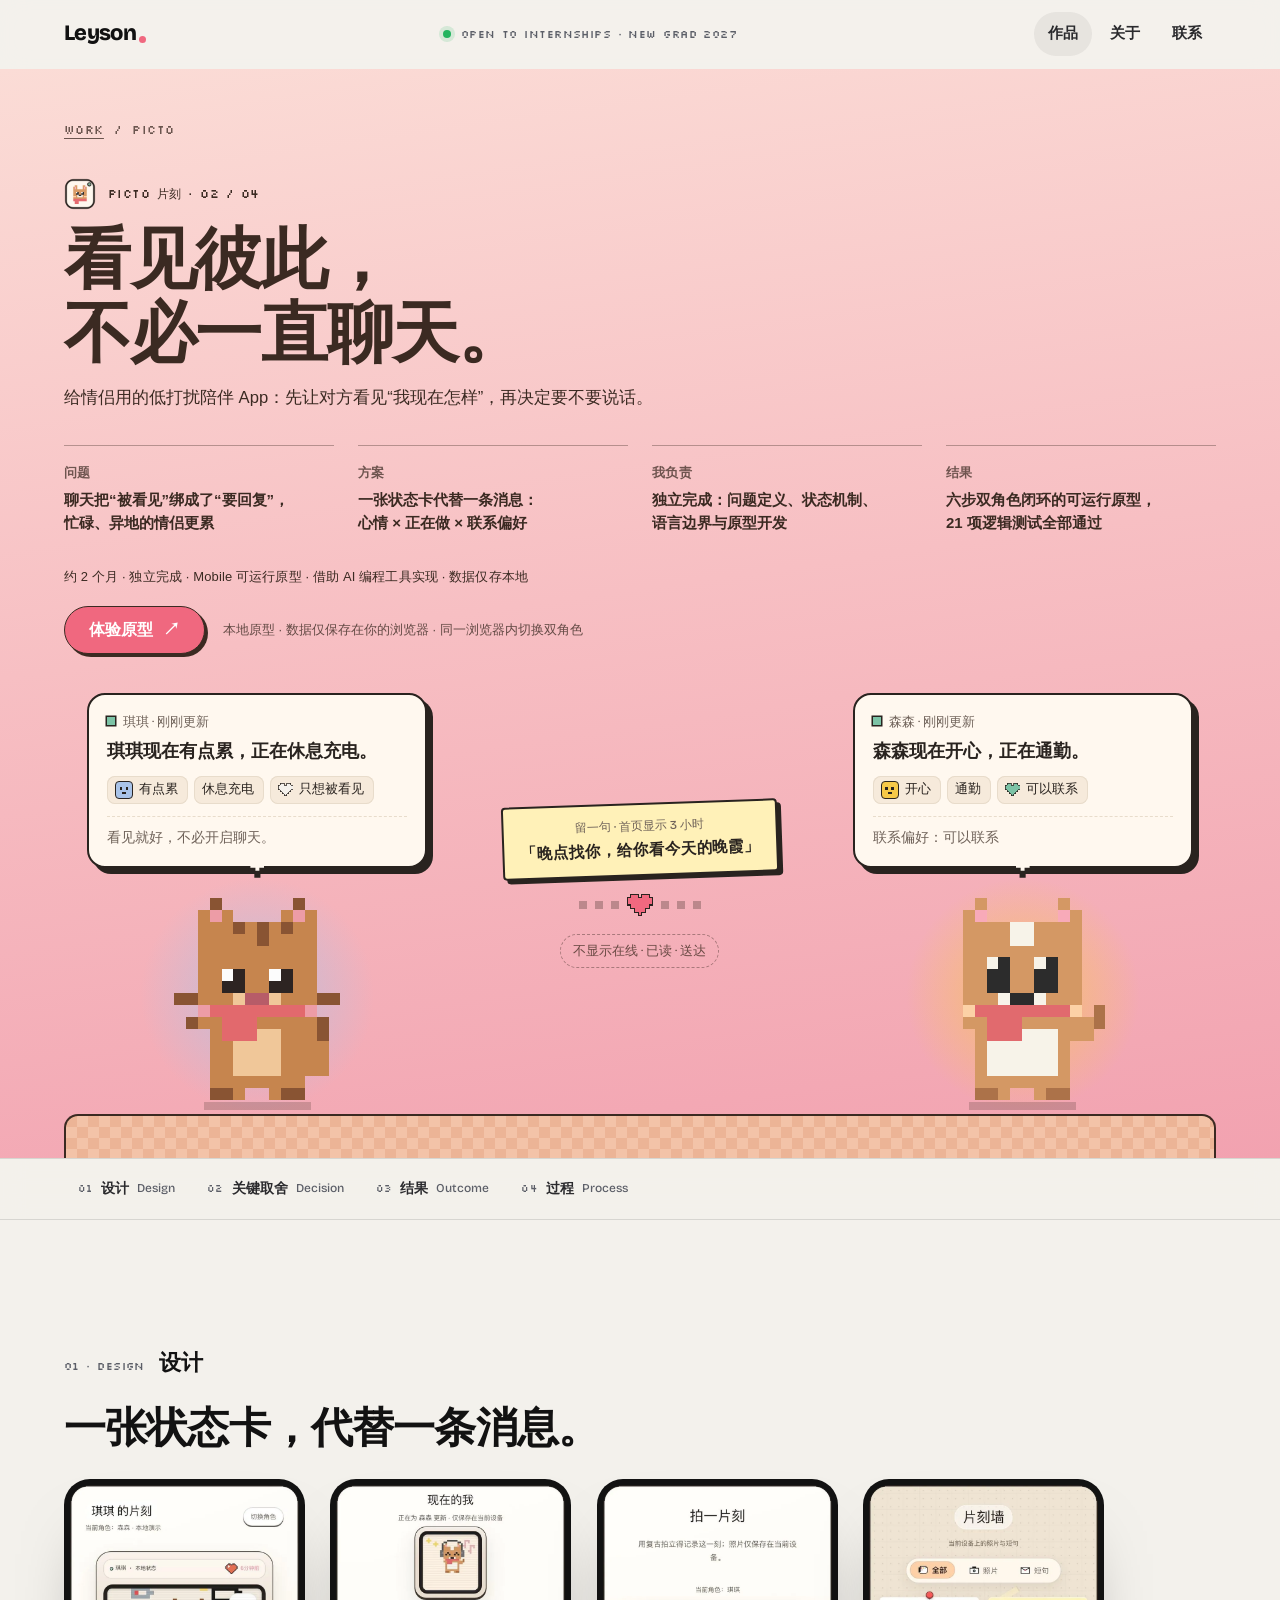
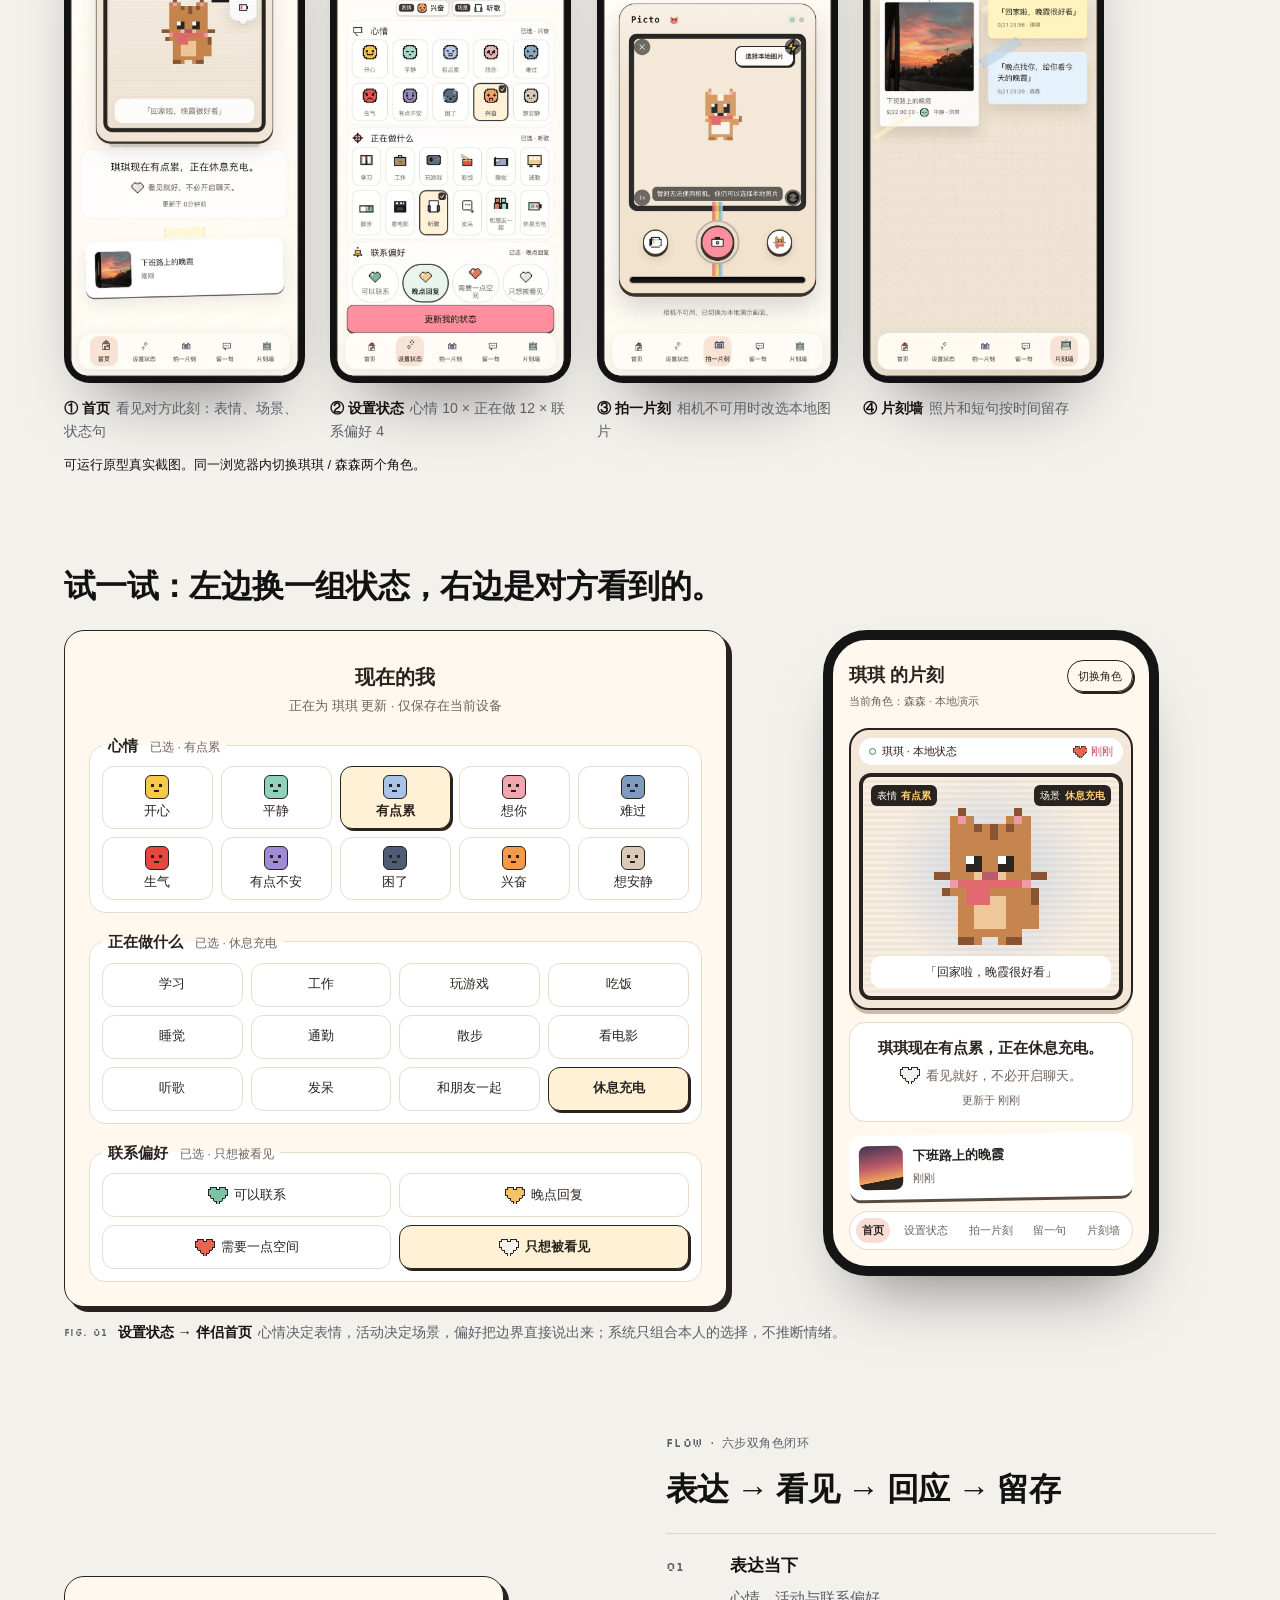
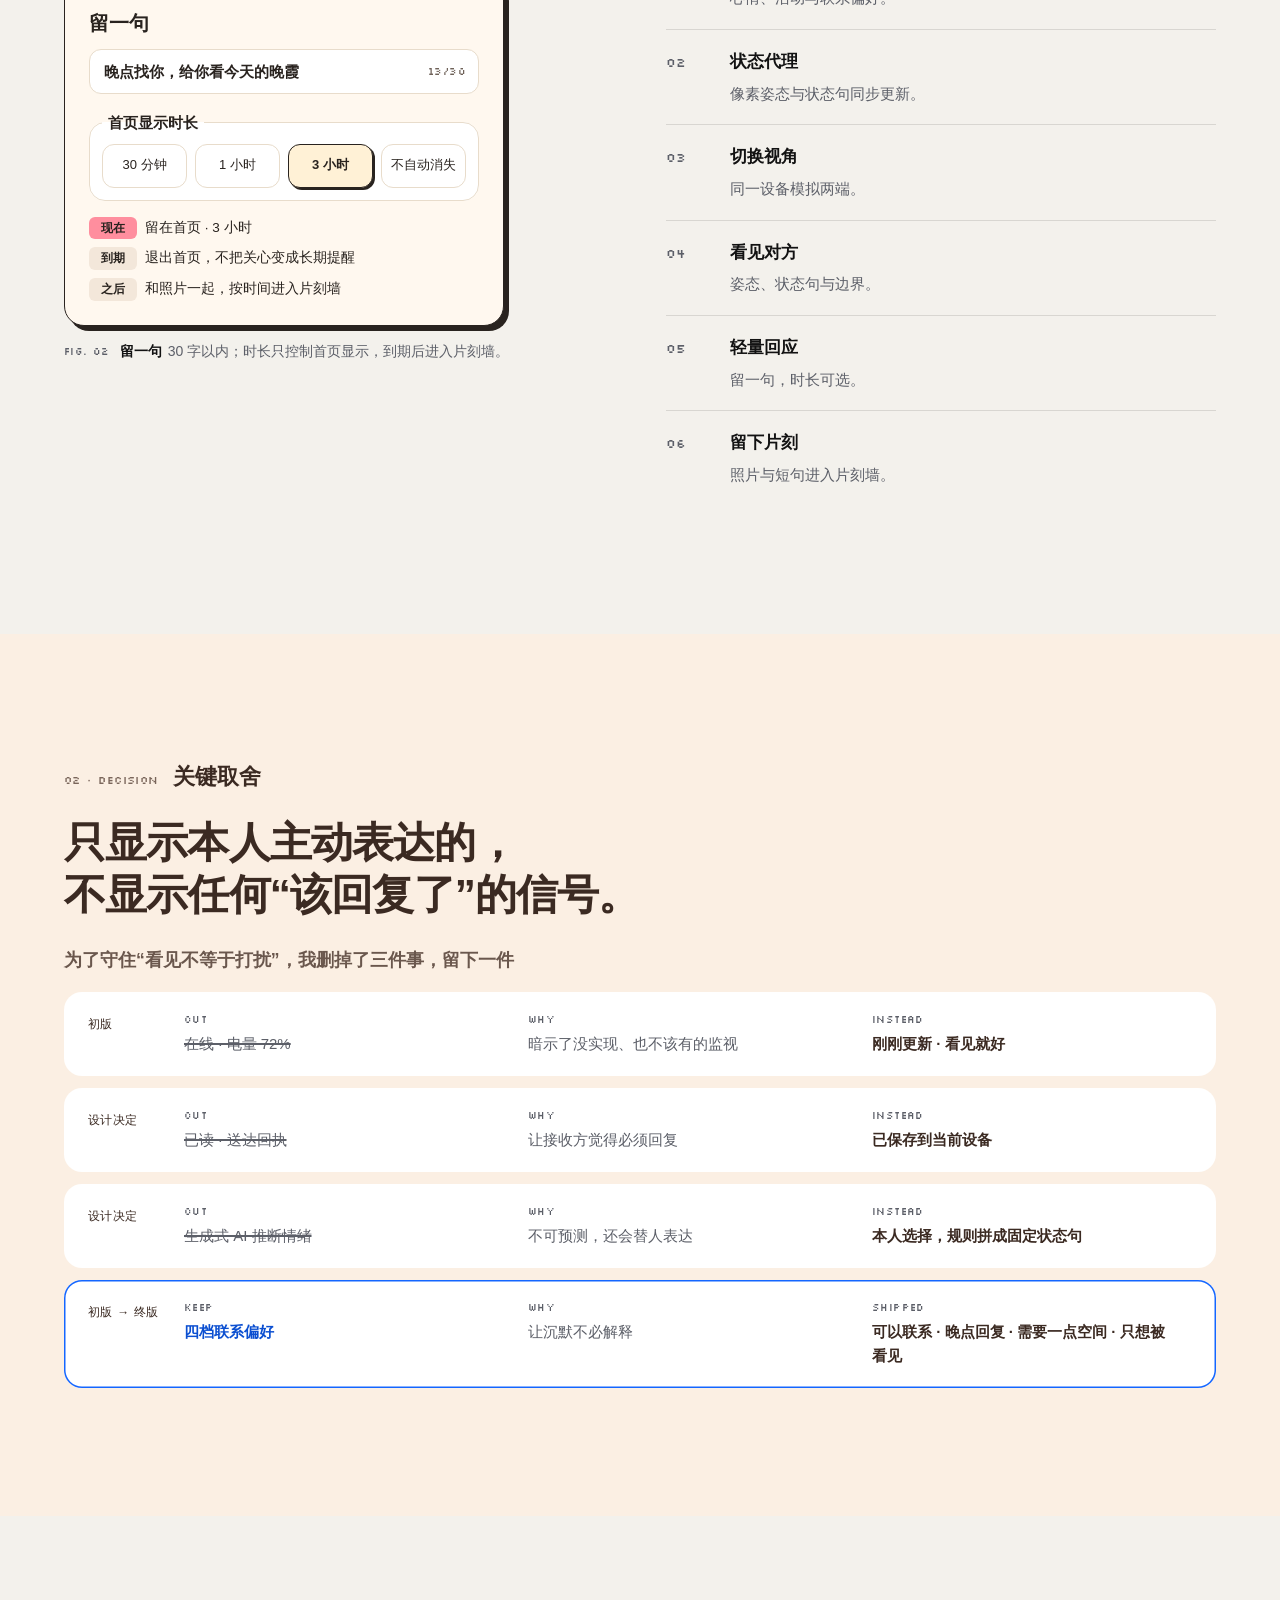
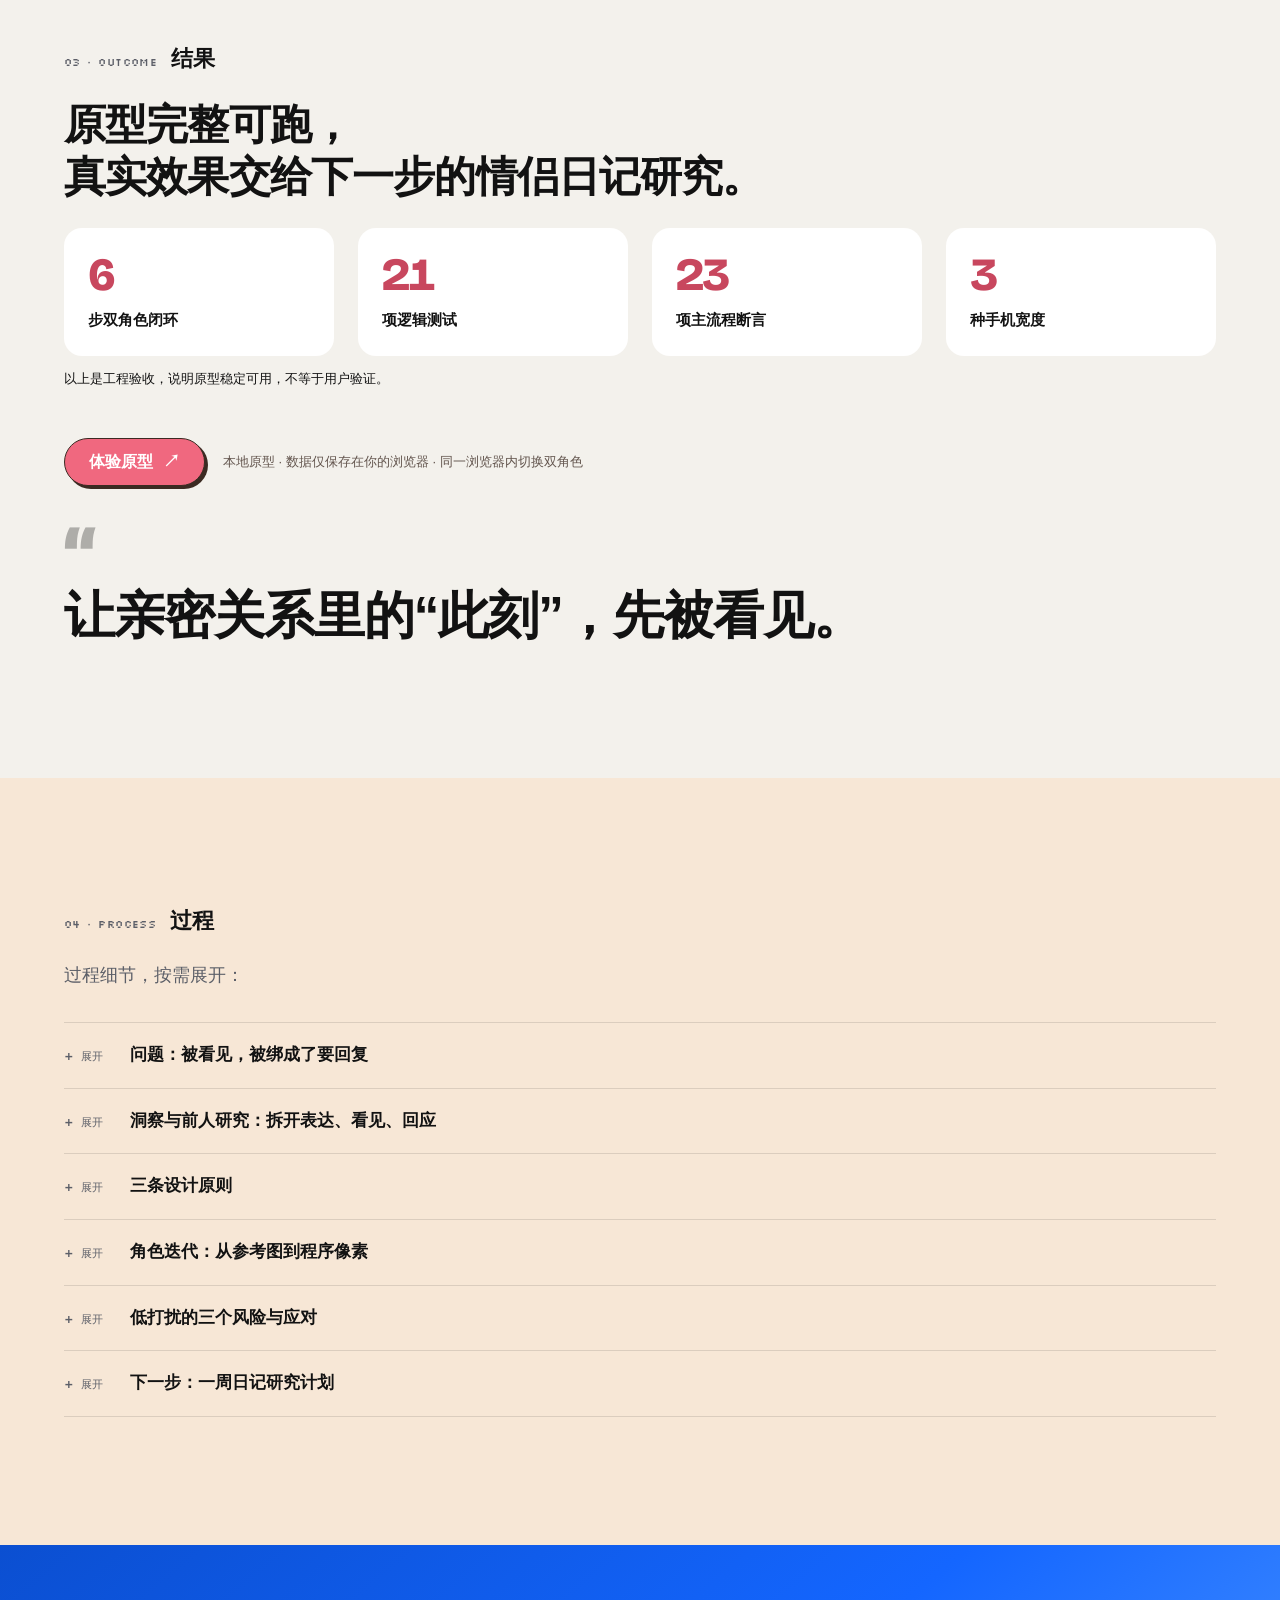
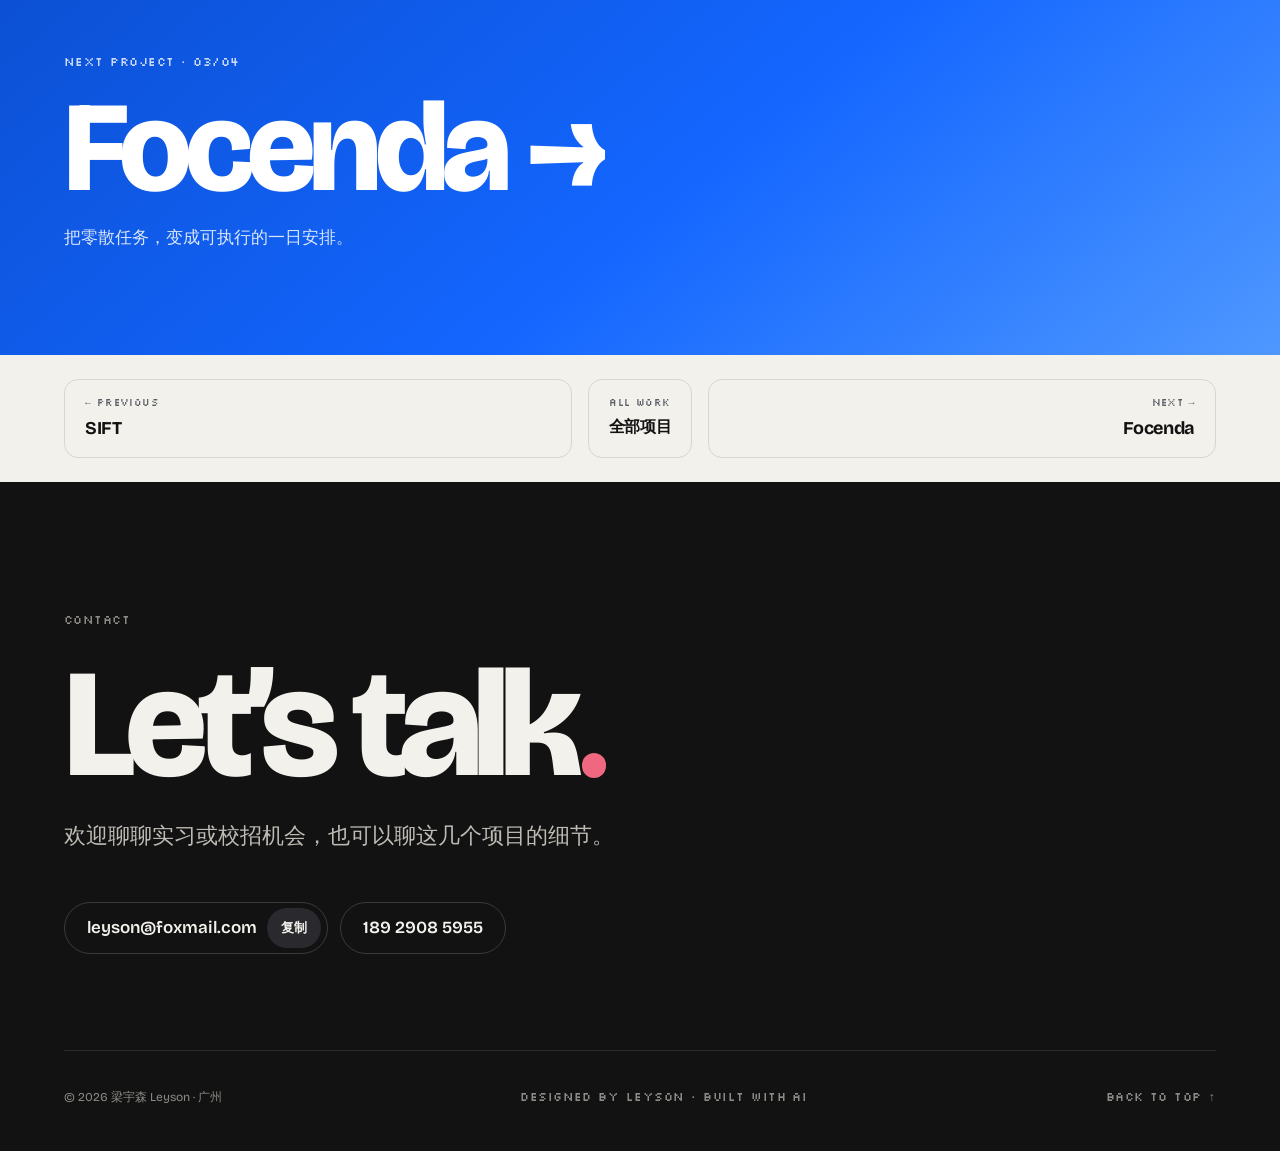
<file: projects/picto.html>
<!doctype html>
<html lang="zh-CN" class="no-js">
<head>
<meta charset="utf-8">
<meta name="viewport" content="width=device-width, initial-scale=1, viewport-fit=cover">
<title>片刻 Picto — Leyson</title>
<meta name="description" content="片刻 Picto：介于沉默与即时聊天之间的低打扰陪伴方式。">
<meta name="author" content="梁宇森 Leyson">
<link rel="canonical" href="https://leysonapple.github.io/Personal-Website/projects/picto.html">
<meta property="og:type" content="article">
<meta property="og:site_name" content="Leyson — 交互设计作品集">
<meta property="og:locale" content="zh_CN">
<meta property="og:title" content="片刻 Picto — Leyson">
<meta property="og:description" content="片刻 Picto：介于沉默与即时聊天之间的低打扰陪伴方式。">
<meta property="og:url" content="https://leysonapple.github.io/Personal-Website/projects/picto.html">
<meta property="og:image" content="https://leysonapple.github.io/Personal-Website/assets/img/og-image.jpg">
<meta property="og:image:width" content="1200">
<meta property="og:image:height" content="630">
<meta name="twitter:card" content="summary_large_image">
<meta name="theme-color" content="#F3F1EC">
<link rel="icon" href="../assets/img/favicon.svg" type="image/svg+xml">
<link rel="icon" href="../assets/img/favicon-32.png" sizes="32x32" type="image/png">
<link rel="apple-touch-icon" href="../assets/img/apple-touch-icon.png">
<link rel="preload" href="../assets/fonts/Bricolage.woff2" as="font" type="font/woff2" crossorigin>
<link rel="stylesheet" href="../assets/css/style.css?v=10282215">
<script>document.documentElement.className='js';try{var c=localStorage.getItem('ly-dot');if(c)document.documentElement.style.setProperty('--dot',c)}catch(e){}</script>
</head>
<body>
<a class="skip" href="#main">跳到正文</a>
<header class="nav">
  <div class="wrap">
    <a class="brand" href="../index.html" aria-label="Leyson 首页">Leyson<i class="mk" aria-hidden="true"></i></a>
    <span class="open px">Open to internships · New grad 2027</span>
    <ul>
      <li><a href="../work.html" aria-current="page">作品</a></li>
      <li><a href="../about.html#about">关于</a></li>
      <li class="hide-xs"><a href="#contact">联系</a></li>
    </ul>
  </div>
</header>

<main id="main" class="case">
<section class="case-hero theme-picto px-hero">
  <div class="wrap">
    <nav class="crumb px" aria-label="面包屑"><a href="../work.html">Work</a><span aria-hidden="true">/</span><span aria-current="page">Picto</span></nav>
    <p class="case-id px rv"><img src="../assets/img/logo-picto.png" alt="" width="192" height="192" loading="lazy" decoding="async">Picto 片刻 · 02 / 04</p>
    <h1 class="rv cjk">看见彼此，<br>不必一直聊天。</h1>
    <p class="sub rv d1">给情侣用的低打扰陪伴 App：先让对方看见“我现在怎样”，再决定要不要说话。</p>
    <dl class="meta"><div><dt>问题</dt><dd>聊天把“被看见”绑成了“要回复”，<br>忙碌、异地的情侣更累</dd></div><div><dt>方案</dt><dd>一张状态卡代替一条消息：<br>心情 × 正在做 × 联系偏好</dd></div><div><dt>我负责</dt><dd>独立完成：问题定义、状态机制、<br>语言边界与原型开发</dd></div><div><dt>结果</dt><dd>六步双角色闭环的可运行原型，<br>21 项逻辑测试全部通过</dd></div></dl>
    <p class="meta-line px rv">约 2 个月 · 独立完成 · Mobile 可运行原型 · 借助 AI 编程工具实现 · 数据仅存本地</p>
    <div class="proto-cta proto-picto proto-hero rv"><a class="btn btn-proto" href="../prototypes/picto/" target="_blank" rel="noopener">体验原型 <span class="arr" aria-hidden="true">↗</span><span class="sr">（新标签页打开）</span></a><p class="proto-note"><span>本地原型</span> · <span>数据仅保存在你的浏览器</span> · <span>同一浏览器内切换双角色</span></p></div>

    <div class="case-visual px-visual rv">
      <div class="px-stage" role="img" aria-label="Picto 示意：像素猫琪琪与像素狗森森，各自头顶是对方能看到的状态卡（心情、正在做、联系偏好），中间是一句会自动退出首页的留言">
        <div class="px-scene picto-ui" aria-hidden="true">
          <div class="px-side l">
            <div class="px-bub"><p class="px-who"><i></i>琪琪 · 刚刚更新</p><p class="px-sent">琪琪现在有点累，正在休息充电。</p>
              <p class="px-tags"><span><span class="face" style="--fc:#A9C3E8"><i></i></span>有点累</span><span>休息充电</span><span><svg class="hrt" viewBox="0 0 7 6" shape-rendering="crispEdges" aria-hidden="true"><path d="M1 0h2v1h1V0h2v1h1v2H6v1H5v1H4v1H3V5H2V4H1V3H0V1h1z" fill="#F4F1EC" stroke="#29231F" stroke-width=".35"/></svg>只想被看见</span></p>
              <p class="px-pl">看见就好，不必开启聊天。</p></div>
            <div class="px-char" style="--mc:#A9C3E8"><svg class="cat cat" viewBox="0 0 14 17" shape-rendering="crispEdges" aria-hidden="true" focusable="false"><rect x="3" y="0" width="1" height="1" fill="#895433"/><rect x="10" y="0" width="1" height="1" fill="#895433"/><rect x="2" y="1" width="1" height="1" fill="#C6854E"/><rect x="3" y="1" width="1" height="1" fill="#ED9CA6"/><rect x="4" y="1" width="1" height="1" fill="#C6854E"/><rect x="9" y="1" width="1" height="1" fill="#C6854E"/><rect x="10" y="1" width="1" height="1" fill="#ED9CA6"/><rect x="11" y="1" width="1" height="1" fill="#C6854E"/><rect x="2" y="2" width="1" height="1" fill="#C6854E"/><rect x="3" y="2" width="1" height="1" fill="#C6854E"/><rect x="4" y="2" width="1" height="1" fill="#C6854E"/><rect x="5" y="2" width="1" height="1" fill="#895433"/><rect x="6" y="2" width="1" height="1" fill="#C6854E"/><rect x="7" y="2" width="1" height="1" fill="#895433"/><rect x="8" y="2" width="1" height="1" fill="#C6854E"/><rect x="9" y="2" width="1" height="1" fill="#895433"/><rect x="10" y="2" width="1" height="1" fill="#C6854E"/><rect x="11" y="2" width="1" height="1" fill="#C6854E"/><rect x="2" y="3" width="1" height="1" fill="#C6854E"/><rect x="3" y="3" width="1" height="1" fill="#C6854E"/><rect x="4" y="3" width="1" height="1" fill="#C6854E"/><rect x="5" y="3" width="1" height="1" fill="#C6854E"/><rect x="6" y="3" width="1" height="1" fill="#C6854E"/><rect x="7" y="3" width="1" height="1" fill="#895433"/><rect x="8" y="3" width="1" height="1" fill="#C6854E"/><rect x="9" y="3" width="1" height="1" fill="#C6854E"/><rect x="10" y="3" width="1" height="1" fill="#C6854E"/><rect x="11" y="3" width="1" height="1" fill="#C6854E"/><rect x="2" y="4" width="1" height="1" fill="#C6854E"/><rect x="3" y="4" width="1" height="1" fill="#C6854E"/><rect x="4" y="4" width="1" height="1" fill="#C6854E"/><rect x="5" y="4" width="1" height="1" fill="#C6854E"/><rect x="6" y="4" width="1" height="1" fill="#C6854E"/><rect x="7" y="4" width="1" height="1" fill="#C6854E"/><rect x="8" y="4" width="1" height="1" fill="#C6854E"/><rect x="9" y="4" width="1" height="1" fill="#C6854E"/><rect x="10" y="4" width="1" height="1" fill="#C6854E"/><rect x="11" y="4" width="1" height="1" fill="#C6854E"/><rect x="2" y="5" width="1" height="1" fill="#C6854E"/><rect x="3" y="5" width="1" height="1" fill="#C6854E"/><rect x="4" y="5" width="1" height="1" fill="#C6854E"/><rect x="5" y="5" width="1" height="1" fill="#C6854E"/><rect x="6" y="5" width="1" height="1" fill="#C6854E"/><rect x="7" y="5" width="1" height="1" fill="#C6854E"/><rect x="8" y="5" width="1" height="1" fill="#C6854E"/><rect x="9" y="5" width="1" height="1" fill="#C6854E"/><rect x="10" y="5" width="1" height="1" fill="#C6854E"/><rect x="11" y="5" width="1" height="1" fill="#C6854E"/><rect x="2" y="6" width="1" height="1" fill="#C6854E"/><rect x="3" y="6" width="1" height="1" fill="#C6854E"/><rect x="4" y="6" width="1" height="1" fill="#FCFCFC"/><rect x="5" y="6" width="1" height="1" fill="#2D2422"/><rect x="6" y="6" width="1" height="1" fill="#C6854E"/><rect x="7" y="6" width="1" height="1" fill="#C6854E"/><rect x="8" y="6" width="1" height="1" fill="#FCFCFC"/><rect x="9" y="6" width="1" height="1" fill="#2D2422"/><rect x="10" y="6" width="1" height="1" fill="#C6854E"/><rect x="11" y="6" width="1" height="1" fill="#C6854E"/><rect x="2" y="7" width="1" height="1" fill="#C6854E"/><rect x="3" y="7" width="1" height="1" fill="#C6854E"/><rect x="4" y="7" width="1" height="1" fill="#2D2422"/><rect x="5" y="7" width="1" height="1" fill="#2D2422"/><rect x="6" y="7" width="1" height="1" fill="#C6854E"/><rect x="7" y="7" width="1" height="1" fill="#C6854E"/><rect x="8" y="7" width="1" height="1" fill="#2D2422"/><rect x="9" y="7" width="1" height="1" fill="#2D2422"/><rect x="10" y="7" width="1" height="1" fill="#C6854E"/><rect x="11" y="7" width="1" height="1" fill="#C6854E"/><rect x="0" y="8" width="1" height="1" fill="#895433"/><rect x="1" y="8" width="1" height="1" fill="#895433"/><rect x="2" y="8" width="1" height="1" fill="#C6854E"/><rect x="3" y="8" width="1" height="1" fill="#C6854E"/><rect x="4" y="8" width="1" height="1" fill="#C6854E"/><rect x="5" y="8" width="1" height="1" fill="#F0C799"/><rect x="6" y="8" width="1" height="1" fill="#B75C68"/><rect x="7" y="8" width="1" height="1" fill="#B75C68"/><rect x="8" y="8" width="1" height="1" fill="#F0C799"/><rect x="9" y="8" width="1" height="1" fill="#C6854E"/><rect x="10" y="8" width="1" height="1" fill="#C6854E"/><rect x="11" y="8" width="1" height="1" fill="#C6854E"/><rect x="12" y="8" width="1" height="1" fill="#895433"/><rect x="13" y="8" width="1" height="1" fill="#895433"/><rect x="2" y="9" width="1" height="1" fill="#ED9CA6"/><rect x="3" y="9" width="1" height="1" fill="#E2696D"/><rect x="4" y="9" width="1" height="1" fill="#E2696D"/><rect x="5" y="9" width="1" height="1" fill="#E2696D"/><rect x="6" y="9" width="1" height="1" fill="#E2696D"/><rect x="7" y="9" width="1" height="1" fill="#E2696D"/><rect x="8" y="9" width="1" height="1" fill="#E2696D"/><rect x="9" y="9" width="1" height="1" fill="#E2696D"/><rect x="10" y="9" width="1" height="1" fill="#E2696D"/><rect x="11" y="9" width="1" height="1" fill="#ED9CA6"/><rect x="1" y="10" width="1" height="1" fill="#895433"/><rect x="2" y="10" width="1" height="1" fill="#C6854E"/><rect x="3" y="10" width="1" height="1" fill="#C6854E"/><rect x="4" y="10" width="1" height="1" fill="#E2696D"/><rect x="5" y="10" width="1" height="1" fill="#E2696D"/><rect x="6" y="10" width="1" height="1" fill="#E2696D"/><rect x="7" y="10" width="1" height="1" fill="#C6854E"/><rect x="8" y="10" width="1" height="1" fill="#C6854E"/><rect x="9" y="10" width="1" height="1" fill="#C6854E"/><rect x="10" y="10" width="1" height="1" fill="#C6854E"/><rect x="11" y="10" width="1" height="1" fill="#C6854E"/><rect x="12" y="10" width="1" height="1" fill="#895433"/><rect x="3" y="11" width="1" height="1" fill="#C6854E"/><rect x="4" y="11" width="1" height="1" fill="#E2696D"/><rect x="5" y="11" width="1" height="1" fill="#E2696D"/><rect x="6" y="11" width="1" height="1" fill="#E2696D"/><rect x="7" y="11" width="1" height="1" fill="#F0C799"/><rect x="8" y="11" width="1" height="1" fill="#F0C799"/><rect x="9" y="11" width="1" height="1" fill="#C6854E"/><rect x="10" y="11" width="1" height="1" fill="#C6854E"/><rect x="11" y="11" width="1" height="1" fill="#C6854E"/><rect x="12" y="11" width="1" height="1" fill="#895433"/><rect x="3" y="12" width="1" height="1" fill="#C6854E"/><rect x="4" y="12" width="1" height="1" fill="#C6854E"/><rect x="5" y="12" width="1" height="1" fill="#F0C799"/><rect x="6" y="12" width="1" height="1" fill="#F0C799"/><rect x="7" y="12" width="1" height="1" fill="#F0C799"/><rect x="8" y="12" width="1" height="1" fill="#F0C799"/><rect x="9" y="12" width="1" height="1" fill="#C6854E"/><rect x="10" y="12" width="1" height="1" fill="#C6854E"/><rect x="11" y="12" width="1" height="1" fill="#C6854E"/><rect x="12" y="12" width="1" height="1" fill="#C6854E"/><rect x="3" y="13" width="1" height="1" fill="#C6854E"/><rect x="4" y="13" width="1" height="1" fill="#C6854E"/><rect x="5" y="13" width="1" height="1" fill="#F0C799"/><rect x="6" y="13" width="1" height="1" fill="#F0C799"/><rect x="7" y="13" width="1" height="1" fill="#F0C799"/><rect x="8" y="13" width="1" height="1" fill="#F0C799"/><rect x="9" y="13" width="1" height="1" fill="#C6854E"/><rect x="10" y="13" width="1" height="1" fill="#C6854E"/><rect x="11" y="13" width="1" height="1" fill="#C6854E"/><rect x="12" y="13" width="1" height="1" fill="#C6854E"/><rect x="3" y="14" width="1" height="1" fill="#C6854E"/><rect x="4" y="14" width="1" height="1" fill="#C6854E"/><rect x="5" y="14" width="1" height="1" fill="#F0C799"/><rect x="6" y="14" width="1" height="1" fill="#F0C799"/><rect x="7" y="14" width="1" height="1" fill="#F0C799"/><rect x="8" y="14" width="1" height="1" fill="#F0C799"/><rect x="9" y="14" width="1" height="1" fill="#C6854E"/><rect x="10" y="14" width="1" height="1" fill="#C6854E"/><rect x="11" y="14" width="1" height="1" fill="#C6854E"/><rect x="12" y="14" width="1" height="1" fill="#C6854E"/><rect x="3" y="15" width="1" height="1" fill="#C6854E"/><rect x="4" y="15" width="1" height="1" fill="#C6854E"/><rect x="5" y="15" width="1" height="1" fill="#C6854E"/><rect x="6" y="15" width="1" height="1" fill="#C6854E"/><rect x="7" y="15" width="1" height="1" fill="#C6854E"/><rect x="8" y="15" width="1" height="1" fill="#C6854E"/><rect x="9" y="15" width="1" height="1" fill="#C6854E"/><rect x="10" y="15" width="1" height="1" fill="#C6854E"/><rect x="3" y="16" width="1" height="1" fill="#895433"/><rect x="4" y="16" width="1" height="1" fill="#895433"/><rect x="5" y="16" width="1" height="1" fill="#C6854E"/><rect x="8" y="16" width="1" height="1" fill="#C6854E"/><rect x="9" y="16" width="1" height="1" fill="#895433"/><rect x="10" y="16" width="1" height="1" fill="#895433"/></svg><span class="px-shadow"></span></div>
          </div>
          <div class="px-mid">
            <div class="px-note"><p class="px-nk">留一句 · 首页显示 3 小时</p><p>「晚点找你，给你看今天的晚霞」</p></div>
            <div class="px-path"><i></i><i></i><i></i><svg class="hrt" viewBox="0 0 7 6" shape-rendering="crispEdges" aria-hidden="true"><path d="M1 0h2v1h1V0h2v1h1v2H6v1H5v1H4v1H3V5H2V4H1V3H0V1h1z" fill="#F0687F" stroke="#29231F" stroke-width=".35"/></svg><i></i><i></i><i></i></div>
            <p class="px-flag">不显示在线 · 已读 · 送达</p>
          </div>
          <div class="px-side r">
            <div class="px-bub"><p class="px-who"><i></i>森森 · 刚刚更新</p><p class="px-sent">森森现在开心，正在通勤。</p>
              <p class="px-tags"><span><span class="face" style="--fc:#F7C948"><i></i></span>开心</span><span>通勤</span><span><svg class="hrt" viewBox="0 0 7 6" shape-rendering="crispEdges" aria-hidden="true"><path d="M1 0h2v1h1V0h2v1h1v2H6v1H5v1H4v1H3V5H2V4H1V3H0V1h1z" fill="#7CC3A6" stroke="#29231F" stroke-width=".35"/></svg>可以联系</span></p>
              <p class="px-pl">联系偏好：可以联系</p></div>
            <div class="px-char" style="--mc:#F7C948"><svg class="cat dog" viewBox="0 0 14 17" shape-rendering="crispEdges" aria-hidden="true" focusable="false"><rect x="3" y="0" width="1" height="1" fill="#D49864"/><rect x="10" y="0" width="1" height="1" fill="#D49864"/><rect x="2" y="1" width="1" height="1" fill="#D49864"/><rect x="3" y="1" width="1" height="1" fill="#F8AAB9"/><rect x="10" y="1" width="1" height="1" fill="#F8AAB9"/><rect x="11" y="1" width="1" height="1" fill="#D49864"/><rect x="2" y="2" width="1" height="1" fill="#D49864"/><rect x="3" y="2" width="1" height="1" fill="#D49864"/><rect x="4" y="2" width="1" height="1" fill="#D49864"/><rect x="5" y="2" width="1" height="1" fill="#D49864"/><rect x="6" y="2" width="1" height="1" fill="#F7F3E9"/><rect x="7" y="2" width="1" height="1" fill="#F7F3E9"/><rect x="8" y="2" width="1" height="1" fill="#D49864"/><rect x="9" y="2" width="1" height="1" fill="#D49864"/><rect x="10" y="2" width="1" height="1" fill="#D49864"/><rect x="11" y="2" width="1" height="1" fill="#D49864"/><rect x="2" y="3" width="1" height="1" fill="#D49864"/><rect x="3" y="3" width="1" height="1" fill="#D49864"/><rect x="4" y="3" width="1" height="1" fill="#D49864"/><rect x="5" y="3" width="1" height="1" fill="#D49864"/><rect x="6" y="3" width="1" height="1" fill="#F7F3E9"/><rect x="7" y="3" width="1" height="1" fill="#F7F3E9"/><rect x="8" y="3" width="1" height="1" fill="#D49864"/><rect x="9" y="3" width="1" height="1" fill="#D49864"/><rect x="10" y="3" width="1" height="1" fill="#D49864"/><rect x="11" y="3" width="1" height="1" fill="#D49864"/><rect x="2" y="4" width="1" height="1" fill="#D49864"/><rect x="3" y="4" width="1" height="1" fill="#D49864"/><rect x="4" y="4" width="1" height="1" fill="#D49864"/><rect x="5" y="4" width="1" height="1" fill="#D49864"/><rect x="6" y="4" width="1" height="1" fill="#D49864"/><rect x="7" y="4" width="1" height="1" fill="#D49864"/><rect x="8" y="4" width="1" height="1" fill="#D49864"/><rect x="9" y="4" width="1" height="1" fill="#D49864"/><rect x="10" y="4" width="1" height="1" fill="#D49864"/><rect x="11" y="4" width="1" height="1" fill="#D49864"/><rect x="2" y="5" width="1" height="1" fill="#D49864"/><rect x="3" y="5" width="1" height="1" fill="#D49864"/><rect x="4" y="5" width="1" height="1" fill="#F7F3E9"/><rect x="5" y="5" width="1" height="1" fill="#2C2C2C"/><rect x="6" y="5" width="1" height="1" fill="#D49864"/><rect x="7" y="5" width="1" height="1" fill="#D49864"/><rect x="8" y="5" width="1" height="1" fill="#F7F3E9"/><rect x="9" y="5" width="1" height="1" fill="#2C2C2C"/><rect x="10" y="5" width="1" height="1" fill="#D49864"/><rect x="11" y="5" width="1" height="1" fill="#D49864"/><rect x="2" y="6" width="1" height="1" fill="#D49864"/><rect x="3" y="6" width="1" height="1" fill="#D49864"/><rect x="4" y="6" width="1" height="1" fill="#2C2C2C"/><rect x="5" y="6" width="1" height="1" fill="#2C2C2C"/><rect x="6" y="6" width="1" height="1" fill="#D49864"/><rect x="7" y="6" width="1" height="1" fill="#D49864"/><rect x="8" y="6" width="1" height="1" fill="#2C2C2C"/><rect x="9" y="6" width="1" height="1" fill="#2C2C2C"/><rect x="10" y="6" width="1" height="1" fill="#D49864"/><rect x="11" y="6" width="1" height="1" fill="#D49864"/><rect x="2" y="7" width="1" height="1" fill="#D49864"/><rect x="3" y="7" width="1" height="1" fill="#D49864"/><rect x="4" y="7" width="1" height="1" fill="#2C2C2C"/><rect x="5" y="7" width="1" height="1" fill="#2C2C2C"/><rect x="6" y="7" width="1" height="1" fill="#D49864"/><rect x="7" y="7" width="1" height="1" fill="#D49864"/><rect x="8" y="7" width="1" height="1" fill="#2C2C2C"/><rect x="9" y="7" width="1" height="1" fill="#2C2C2C"/><rect x="10" y="7" width="1" height="1" fill="#D49864"/><rect x="11" y="7" width="1" height="1" fill="#D49864"/><rect x="2" y="8" width="1" height="1" fill="#D49864"/><rect x="3" y="8" width="1" height="1" fill="#D49864"/><rect x="4" y="8" width="1" height="1" fill="#D49864"/><rect x="5" y="8" width="1" height="1" fill="#F7F3E9"/><rect x="6" y="8" width="1" height="1" fill="#2C2C2C"/><rect x="7" y="8" width="1" height="1" fill="#2C2C2C"/><rect x="8" y="8" width="1" height="1" fill="#F7F3E9"/><rect x="9" y="8" width="1" height="1" fill="#D49864"/><rect x="10" y="8" width="1" height="1" fill="#D49864"/><rect x="11" y="8" width="1" height="1" fill="#D49864"/><rect x="2" y="9" width="1" height="1" fill="#FCD1A6"/><rect x="3" y="9" width="1" height="1" fill="#E16A6E"/><rect x="4" y="9" width="1" height="1" fill="#E16A6E"/><rect x="5" y="9" width="1" height="1" fill="#E16A6E"/><rect x="6" y="9" width="1" height="1" fill="#E16A6E"/><rect x="7" y="9" width="1" height="1" fill="#E16A6E"/><rect x="8" y="9" width="1" height="1" fill="#E16A6E"/><rect x="9" y="9" width="1" height="1" fill="#E16A6E"/><rect x="10" y="9" width="1" height="1" fill="#E16A6E"/><rect x="11" y="9" width="1" height="1" fill="#FCD1A6"/><rect x="13" y="9" width="1" height="1" fill="#AC7249"/><rect x="2" y="10" width="1" height="1" fill="#D49864"/><rect x="3" y="10" width="1" height="1" fill="#D49864"/><rect x="4" y="10" width="1" height="1" fill="#E16A6E"/><rect x="5" y="10" width="1" height="1" fill="#E16A6E"/><rect x="6" y="10" width="1" height="1" fill="#E16A6E"/><rect x="7" y="10" width="1" height="1" fill="#D49864"/><rect x="8" y="10" width="1" height="1" fill="#D49864"/><rect x="9" y="10" width="1" height="1" fill="#D49864"/><rect x="10" y="10" width="1" height="1" fill="#D49864"/><rect x="11" y="10" width="1" height="1" fill="#D49864"/><rect x="12" y="10" width="1" height="1" fill="#D49864"/><rect x="13" y="10" width="1" height="1" fill="#AC7249"/><rect x="3" y="11" width="1" height="1" fill="#D49864"/><rect x="4" y="11" width="1" height="1" fill="#E16A6E"/><rect x="5" y="11" width="1" height="1" fill="#E16A6E"/><rect x="6" y="11" width="1" height="1" fill="#E16A6E"/><rect x="7" y="11" width="1" height="1" fill="#F7F3E9"/><rect x="8" y="11" width="1" height="1" fill="#F7F3E9"/><rect x="9" y="11" width="1" height="1" fill="#F7F3E9"/><rect x="10" y="11" width="1" height="1" fill="#D49864"/><rect x="11" y="11" width="1" height="1" fill="#D49864"/><rect x="12" y="11" width="1" height="1" fill="#D49864"/><rect x="3" y="12" width="1" height="1" fill="#D49864"/><rect x="4" y="12" width="1" height="1" fill="#F7F3E9"/><rect x="5" y="12" width="1" height="1" fill="#F7F3E9"/><rect x="6" y="12" width="1" height="1" fill="#F7F3E9"/><rect x="7" y="12" width="1" height="1" fill="#F7F3E9"/><rect x="8" y="12" width="1" height="1" fill="#F7F3E9"/><rect x="9" y="12" width="1" height="1" fill="#F7F3E9"/><rect x="10" y="12" width="1" height="1" fill="#D49864"/><rect x="3" y="13" width="1" height="1" fill="#D49864"/><rect x="4" y="13" width="1" height="1" fill="#F7F3E9"/><rect x="5" y="13" width="1" height="1" fill="#F7F3E9"/><rect x="6" y="13" width="1" height="1" fill="#F7F3E9"/><rect x="7" y="13" width="1" height="1" fill="#F7F3E9"/><rect x="8" y="13" width="1" height="1" fill="#F7F3E9"/><rect x="9" y="13" width="1" height="1" fill="#F7F3E9"/><rect x="10" y="13" width="1" height="1" fill="#D49864"/><rect x="3" y="14" width="1" height="1" fill="#D49864"/><rect x="4" y="14" width="1" height="1" fill="#F7F3E9"/><rect x="5" y="14" width="1" height="1" fill="#F7F3E9"/><rect x="6" y="14" width="1" height="1" fill="#F7F3E9"/><rect x="7" y="14" width="1" height="1" fill="#F7F3E9"/><rect x="8" y="14" width="1" height="1" fill="#F7F3E9"/><rect x="9" y="14" width="1" height="1" fill="#F7F3E9"/><rect x="10" y="14" width="1" height="1" fill="#D49864"/><rect x="3" y="15" width="1" height="1" fill="#D49864"/><rect x="4" y="15" width="1" height="1" fill="#D49864"/><rect x="5" y="15" width="1" height="1" fill="#D49864"/><rect x="6" y="15" width="1" height="1" fill="#D49864"/><rect x="7" y="15" width="1" height="1" fill="#D49864"/><rect x="8" y="15" width="1" height="1" fill="#D49864"/><rect x="9" y="15" width="1" height="1" fill="#D49864"/><rect x="10" y="15" width="1" height="1" fill="#D49864"/><rect x="3" y="16" width="1" height="1" fill="#AC7249"/><rect x="4" y="16" width="1" height="1" fill="#AC7249"/><rect x="5" y="16" width="1" height="1" fill="#D49864"/><rect x="8" y="16" width="1" height="1" fill="#D49864"/><rect x="9" y="16" width="1" height="1" fill="#AC7249"/><rect x="10" y="16" width="1" height="1" fill="#AC7249"/></svg><span class="px-shadow"></span></div>
          </div>
          <div class="px-floor"></div>
        </div>
      </div>
    </div>
  </div>
</section>

<nav class="toc" aria-label="本页目录"><div class="wrap"><ol><li><a href="#design"><span class="px">01</span>设计<em>Design</em></a></li><li><a href="#decision"><span class="px">02</span>关键取舍<em>Decision</em></a></li><li><a href="#outcome"><span class="px">03</span>结果<em>Outcome</em></a></li><li><a href="#process"><span class="px">04</span>过程<em>Process</em></a></li></ol><span class="toc-bar" aria-hidden="true"></span></div></nav>
<section class="block full" id="design" aria-labelledby="design-h"><div class="wrap split">
  <div class="lab rv"><span class="no px">01 · Design</span><h2 id="design-h">设计</h2></div>
  <div class="body">
    <h3 class="rv">一张状态卡，代替一条消息。</h3>
    <div class="shots swipe phone-row" style="--c:4">
      <figure class="rv "><div class="phone"><picture><source srcset="../assets/img/picto-home.webp" type="image/webp"><img class="zoom" src="../assets/img/picto-home.jpg" alt="Picto 原型截图：首页" loading="lazy" width="760" height="1634" decoding="async"></picture></div><figcaption><b>① 首页</b>看见对方此刻：表情、场景、状态句</figcaption></figure>
      <figure class="rv d1"><div class="phone"><picture><source srcset="../assets/img/picto-status.webp" type="image/webp"><img class="zoom" src="../assets/img/picto-status.jpg" alt="Picto 原型截图：设置状态" loading="lazy" width="760" height="1634" decoding="async"></picture></div><figcaption><b>② 设置状态</b>心情 10 × 正在做 12 × 联系偏好 4</figcaption></figure>
      <figure class="rv d2"><div class="phone"><picture><source srcset="../assets/img/picto-polaroid.webp" type="image/webp"><img class="zoom" src="../assets/img/picto-polaroid.jpg" alt="Picto 原型截图：拍一片刻" loading="lazy" width="760" height="1634" decoding="async"></picture></div><figcaption><b>③ 拍一片刻</b>相机不可用时改选本地图片</figcaption></figure>
      <figure class="rv d3"><div class="phone"><picture><source srcset="../assets/img/picto-wall.webp" type="image/webp"><img class="zoom" src="../assets/img/picto-wall.jpg" alt="Picto 原型截图：片刻墙" loading="lazy" width="760" height="1634" decoding="async"></picture></div><figcaption><b>④ 片刻墙</b>照片和短句按时间留存</figcaption></figure>
    </div>
    <p class="note rv">可运行原型真实截图。同一浏览器内切换琪琪 / 森森两个角色。</p>
    <h3 class="h-sm rv gap-top">试一试：左边换一组状态，右边是对方看到的。</h3>
    <figure class="fig wide rv"><div class="picto-demo" data-picto><div class="ui-card picto-ui pk-card">
  <h4>现在的我</h4><p class="hint">正在为 琪琪 更新 · 仅保存在当前设备</p>
  <fieldset><legend>心情 <span data-sel="mood">已选 · 有点累</span></legend><div class="pk-grid g5"><label class="pk mood"><input type="radio" name="mood" value="开心" data-c="#F7C948"><span class="face" style="--fc:#F7C948" aria-hidden="true"><i></i></span><span>开心</span></label><label class="pk mood"><input type="radio" name="mood" value="平静" data-c="#8FD3BE"><span class="face" style="--fc:#8FD3BE" aria-hidden="true"><i></i></span><span>平静</span></label><label class="pk mood"><input type="radio" name="mood" value="有点累" data-c="#A9C3E8" checked><span class="face" style="--fc:#A9C3E8" aria-hidden="true"><i></i></span><span>有点累</span></label><label class="pk mood"><input type="radio" name="mood" value="想你" data-c="#F2A7B0"><span class="face" style="--fc:#F2A7B0" aria-hidden="true"><i></i></span><span>想你</span></label><label class="pk mood"><input type="radio" name="mood" value="难过" data-c="#7F9CC0"><span class="face" style="--fc:#7F9CC0" aria-hidden="true"><i></i></span><span>难过</span></label><label class="pk mood"><input type="radio" name="mood" value="生气" data-c="#E4483F"><span class="face" style="--fc:#E4483F" aria-hidden="true"><i></i></span><span>生气</span></label><label class="pk mood"><input type="radio" name="mood" value="有点不安" data-c="#A08BD6"><span class="face" style="--fc:#A08BD6" aria-hidden="true"><i></i></span><span>有点不安</span></label><label class="pk mood"><input type="radio" name="mood" value="困了" data-c="#4E5D73"><span class="face" style="--fc:#4E5D73" aria-hidden="true"><i></i></span><span>困了</span></label><label class="pk mood"><input type="radio" name="mood" value="兴奋" data-c="#F59A4A"><span class="face" style="--fc:#F59A4A" aria-hidden="true"><i></i></span><span>兴奋</span></label><label class="pk mood"><input type="radio" name="mood" value="想安静" data-c="#D9CBB8"><span class="face" style="--fc:#D9CBB8" aria-hidden="true"><i></i></span><span>想安静</span></label></div></fieldset>
  <fieldset><legend>正在做什么 <span data-sel="doing">已选 · 休息充电</span></legend><div class="pk-grid g4"><label class="pk"><input type="radio" name="doing" value="学习"><span>学习</span></label><label class="pk"><input type="radio" name="doing" value="工作"><span>工作</span></label><label class="pk"><input type="radio" name="doing" value="玩游戏"><span>玩游戏</span></label><label class="pk"><input type="radio" name="doing" value="吃饭"><span>吃饭</span></label><label class="pk"><input type="radio" name="doing" value="睡觉"><span>睡觉</span></label><label class="pk"><input type="radio" name="doing" value="通勤"><span>通勤</span></label><label class="pk"><input type="radio" name="doing" value="散步"><span>散步</span></label><label class="pk"><input type="radio" name="doing" value="看电影"><span>看电影</span></label><label class="pk"><input type="radio" name="doing" value="听歌"><span>听歌</span></label><label class="pk"><input type="radio" name="doing" value="发呆"><span>发呆</span></label><label class="pk"><input type="radio" name="doing" value="和朋友一起"><span>和朋友一起</span></label><label class="pk"><input type="radio" name="doing" value="休息充电" checked><span>休息充电</span></label></div></fieldset>
  <fieldset><legend>联系偏好 <span data-sel="pref">已选 · 只想被看见</span></legend><div class="pk-grid g2"><label class="pk pref"><input type="radio" name="pref" value="可以联系" data-c="#7CC3A6"><svg class="hrt" viewBox="0 0 7 6" shape-rendering="crispEdges" aria-hidden="true"><path d="M1 0h2v1h1V0h2v1h1v2H6v1H5v1H4v1H3V5H2V4H1V3H0V1h1z" fill="#7CC3A6" stroke="#29231F" stroke-width=".35"/></svg><span>可以联系</span></label><label class="pk pref"><input type="radio" name="pref" value="晚点回复" data-c="#F5C26B"><svg class="hrt" viewBox="0 0 7 6" shape-rendering="crispEdges" aria-hidden="true"><path d="M1 0h2v1h1V0h2v1h1v2H6v1H5v1H4v1H3V5H2V4H1V3H0V1h1z" fill="#F5C26B" stroke="#29231F" stroke-width=".35"/></svg><span>晚点回复</span></label><label class="pk pref"><input type="radio" name="pref" value="需要一点空间" data-c="#E8654F"><svg class="hrt" viewBox="0 0 7 6" shape-rendering="crispEdges" aria-hidden="true"><path d="M1 0h2v1h1V0h2v1h1v2H6v1H5v1H4v1H3V5H2V4H1V3H0V1h1z" fill="#E8654F" stroke="#29231F" stroke-width=".35"/></svg><span>需要一点空间</span></label><label class="pk pref"><input type="radio" name="pref" value="只想被看见" data-c="#F4F1EC" checked><svg class="hrt" viewBox="0 0 7 6" shape-rendering="crispEdges" aria-hidden="true"><path d="M1 0h2v1h1V0h2v1h1v2H6v1H5v1H4v1H3V5H2V4H1V3H0V1h1z" fill="#F4F1EC" stroke="#29231F" stroke-width=".35"/></svg><span>只想被看见</span></label></div></fieldset>
</div><div class="ui-phone picto-ui home" aria-label="伴侣首页预览：随左侧选择实时更新">
  <div class="hm-top"><div><b>琪琪 的片刻</b><span>当前角色：森森 · 本地演示</span></div><span class="sw">切换角色</span></div>
  <div class="dev">
    <div class="dev-h"><span><i></i>琪琪 · 本地状态</span><span class="ago"><svg class="hrt" viewBox="0 0 7 6" shape-rendering="crispEdges" aria-hidden="true"><path d="M1 0h2v1h1V0h2v1h1v2H6v1H5v1H4v1H3V5H2V4H1V3H0V1h1z" fill="#E8654F" stroke="#29231F" stroke-width=".35"/></svg>刚刚</span></div>
    <div class="scr" data-scr>
      <span class="badge b1">表情 <b data-o="mood">有点累</b></span><span class="badge b2">场景 <b data-o="doing">休息充电</b></span>
      <svg class="cat" viewBox="0 0 14 17" shape-rendering="crispEdges" aria-hidden="true" focusable="false"><rect x="3" y="0" width="1" height="1" fill="#895433"/><rect x="10" y="0" width="1" height="1" fill="#895433"/><rect x="2" y="1" width="1" height="1" fill="#C6854E"/><rect x="3" y="1" width="1" height="1" fill="#ED9CA6"/><rect x="4" y="1" width="1" height="1" fill="#C6854E"/><rect x="9" y="1" width="1" height="1" fill="#C6854E"/><rect x="10" y="1" width="1" height="1" fill="#ED9CA6"/><rect x="11" y="1" width="1" height="1" fill="#C6854E"/><rect x="2" y="2" width="1" height="1" fill="#C6854E"/><rect x="3" y="2" width="1" height="1" fill="#C6854E"/><rect x="4" y="2" width="1" height="1" fill="#C6854E"/><rect x="5" y="2" width="1" height="1" fill="#895433"/><rect x="6" y="2" width="1" height="1" fill="#C6854E"/><rect x="7" y="2" width="1" height="1" fill="#895433"/><rect x="8" y="2" width="1" height="1" fill="#C6854E"/><rect x="9" y="2" width="1" height="1" fill="#895433"/><rect x="10" y="2" width="1" height="1" fill="#C6854E"/><rect x="11" y="2" width="1" height="1" fill="#C6854E"/><rect x="2" y="3" width="1" height="1" fill="#C6854E"/><rect x="3" y="3" width="1" height="1" fill="#C6854E"/><rect x="4" y="3" width="1" height="1" fill="#C6854E"/><rect x="5" y="3" width="1" height="1" fill="#C6854E"/><rect x="6" y="3" width="1" height="1" fill="#C6854E"/><rect x="7" y="3" width="1" height="1" fill="#895433"/><rect x="8" y="3" width="1" height="1" fill="#C6854E"/><rect x="9" y="3" width="1" height="1" fill="#C6854E"/><rect x="10" y="3" width="1" height="1" fill="#C6854E"/><rect x="11" y="3" width="1" height="1" fill="#C6854E"/><rect x="2" y="4" width="1" height="1" fill="#C6854E"/><rect x="3" y="4" width="1" height="1" fill="#C6854E"/><rect x="4" y="4" width="1" height="1" fill="#C6854E"/><rect x="5" y="4" width="1" height="1" fill="#C6854E"/><rect x="6" y="4" width="1" height="1" fill="#C6854E"/><rect x="7" y="4" width="1" height="1" fill="#C6854E"/><rect x="8" y="4" width="1" height="1" fill="#C6854E"/><rect x="9" y="4" width="1" height="1" fill="#C6854E"/><rect x="10" y="4" width="1" height="1" fill="#C6854E"/><rect x="11" y="4" width="1" height="1" fill="#C6854E"/><rect x="2" y="5" width="1" height="1" fill="#C6854E"/><rect x="3" y="5" width="1" height="1" fill="#C6854E"/><rect x="4" y="5" width="1" height="1" fill="#C6854E"/><rect x="5" y="5" width="1" height="1" fill="#C6854E"/><rect x="6" y="5" width="1" height="1" fill="#C6854E"/><rect x="7" y="5" width="1" height="1" fill="#C6854E"/><rect x="8" y="5" width="1" height="1" fill="#C6854E"/><rect x="9" y="5" width="1" height="1" fill="#C6854E"/><rect x="10" y="5" width="1" height="1" fill="#C6854E"/><rect x="11" y="5" width="1" height="1" fill="#C6854E"/><rect x="2" y="6" width="1" height="1" fill="#C6854E"/><rect x="3" y="6" width="1" height="1" fill="#C6854E"/><rect x="4" y="6" width="1" height="1" fill="#FCFCFC"/><rect x="5" y="6" width="1" height="1" fill="#2D2422"/><rect x="6" y="6" width="1" height="1" fill="#C6854E"/><rect x="7" y="6" width="1" height="1" fill="#C6854E"/><rect x="8" y="6" width="1" height="1" fill="#FCFCFC"/><rect x="9" y="6" width="1" height="1" fill="#2D2422"/><rect x="10" y="6" width="1" height="1" fill="#C6854E"/><rect x="11" y="6" width="1" height="1" fill="#C6854E"/><rect x="2" y="7" width="1" height="1" fill="#C6854E"/><rect x="3" y="7" width="1" height="1" fill="#C6854E"/><rect x="4" y="7" width="1" height="1" fill="#2D2422"/><rect x="5" y="7" width="1" height="1" fill="#2D2422"/><rect x="6" y="7" width="1" height="1" fill="#C6854E"/><rect x="7" y="7" width="1" height="1" fill="#C6854E"/><rect x="8" y="7" width="1" height="1" fill="#2D2422"/><rect x="9" y="7" width="1" height="1" fill="#2D2422"/><rect x="10" y="7" width="1" height="1" fill="#C6854E"/><rect x="11" y="7" width="1" height="1" fill="#C6854E"/><rect x="0" y="8" width="1" height="1" fill="#895433"/><rect x="1" y="8" width="1" height="1" fill="#895433"/><rect x="2" y="8" width="1" height="1" fill="#C6854E"/><rect x="3" y="8" width="1" height="1" fill="#C6854E"/><rect x="4" y="8" width="1" height="1" fill="#C6854E"/><rect x="5" y="8" width="1" height="1" fill="#F0C799"/><rect x="6" y="8" width="1" height="1" fill="#B75C68"/><rect x="7" y="8" width="1" height="1" fill="#B75C68"/><rect x="8" y="8" width="1" height="1" fill="#F0C799"/><rect x="9" y="8" width="1" height="1" fill="#C6854E"/><rect x="10" y="8" width="1" height="1" fill="#C6854E"/><rect x="11" y="8" width="1" height="1" fill="#C6854E"/><rect x="12" y="8" width="1" height="1" fill="#895433"/><rect x="13" y="8" width="1" height="1" fill="#895433"/><rect x="2" y="9" width="1" height="1" fill="#ED9CA6"/><rect x="3" y="9" width="1" height="1" fill="#E2696D"/><rect x="4" y="9" width="1" height="1" fill="#E2696D"/><rect x="5" y="9" width="1" height="1" fill="#E2696D"/><rect x="6" y="9" width="1" height="1" fill="#E2696D"/><rect x="7" y="9" width="1" height="1" fill="#E2696D"/><rect x="8" y="9" width="1" height="1" fill="#E2696D"/><rect x="9" y="9" width="1" height="1" fill="#E2696D"/><rect x="10" y="9" width="1" height="1" fill="#E2696D"/><rect x="11" y="9" width="1" height="1" fill="#ED9CA6"/><rect x="1" y="10" width="1" height="1" fill="#895433"/><rect x="2" y="10" width="1" height="1" fill="#C6854E"/><rect x="3" y="10" width="1" height="1" fill="#C6854E"/><rect x="4" y="10" width="1" height="1" fill="#E2696D"/><rect x="5" y="10" width="1" height="1" fill="#E2696D"/><rect x="6" y="10" width="1" height="1" fill="#E2696D"/><rect x="7" y="10" width="1" height="1" fill="#C6854E"/><rect x="8" y="10" width="1" height="1" fill="#C6854E"/><rect x="9" y="10" width="1" height="1" fill="#C6854E"/><rect x="10" y="10" width="1" height="1" fill="#C6854E"/><rect x="11" y="10" width="1" height="1" fill="#C6854E"/><rect x="12" y="10" width="1" height="1" fill="#895433"/><rect x="3" y="11" width="1" height="1" fill="#C6854E"/><rect x="4" y="11" width="1" height="1" fill="#E2696D"/><rect x="5" y="11" width="1" height="1" fill="#E2696D"/><rect x="6" y="11" width="1" height="1" fill="#E2696D"/><rect x="7" y="11" width="1" height="1" fill="#F0C799"/><rect x="8" y="11" width="1" height="1" fill="#F0C799"/><rect x="9" y="11" width="1" height="1" fill="#C6854E"/><rect x="10" y="11" width="1" height="1" fill="#C6854E"/><rect x="11" y="11" width="1" height="1" fill="#C6854E"/><rect x="12" y="11" width="1" height="1" fill="#895433"/><rect x="3" y="12" width="1" height="1" fill="#C6854E"/><rect x="4" y="12" width="1" height="1" fill="#C6854E"/><rect x="5" y="12" width="1" height="1" fill="#F0C799"/><rect x="6" y="12" width="1" height="1" fill="#F0C799"/><rect x="7" y="12" width="1" height="1" fill="#F0C799"/><rect x="8" y="12" width="1" height="1" fill="#F0C799"/><rect x="9" y="12" width="1" height="1" fill="#C6854E"/><rect x="10" y="12" width="1" height="1" fill="#C6854E"/><rect x="11" y="12" width="1" height="1" fill="#C6854E"/><rect x="12" y="12" width="1" height="1" fill="#C6854E"/><rect x="3" y="13" width="1" height="1" fill="#C6854E"/><rect x="4" y="13" width="1" height="1" fill="#C6854E"/><rect x="5" y="13" width="1" height="1" fill="#F0C799"/><rect x="6" y="13" width="1" height="1" fill="#F0C799"/><rect x="7" y="13" width="1" height="1" fill="#F0C799"/><rect x="8" y="13" width="1" height="1" fill="#F0C799"/><rect x="9" y="13" width="1" height="1" fill="#C6854E"/><rect x="10" y="13" width="1" height="1" fill="#C6854E"/><rect x="11" y="13" width="1" height="1" fill="#C6854E"/><rect x="12" y="13" width="1" height="1" fill="#C6854E"/><rect x="3" y="14" width="1" height="1" fill="#C6854E"/><rect x="4" y="14" width="1" height="1" fill="#C6854E"/><rect x="5" y="14" width="1" height="1" fill="#F0C799"/><rect x="6" y="14" width="1" height="1" fill="#F0C799"/><rect x="7" y="14" width="1" height="1" fill="#F0C799"/><rect x="8" y="14" width="1" height="1" fill="#F0C799"/><rect x="9" y="14" width="1" height="1" fill="#C6854E"/><rect x="10" y="14" width="1" height="1" fill="#C6854E"/><rect x="11" y="14" width="1" height="1" fill="#C6854E"/><rect x="12" y="14" width="1" height="1" fill="#C6854E"/><rect x="3" y="15" width="1" height="1" fill="#C6854E"/><rect x="4" y="15" width="1" height="1" fill="#C6854E"/><rect x="5" y="15" width="1" height="1" fill="#C6854E"/><rect x="6" y="15" width="1" height="1" fill="#C6854E"/><rect x="7" y="15" width="1" height="1" fill="#C6854E"/><rect x="8" y="15" width="1" height="1" fill="#C6854E"/><rect x="9" y="15" width="1" height="1" fill="#C6854E"/><rect x="10" y="15" width="1" height="1" fill="#C6854E"/><rect x="3" y="16" width="1" height="1" fill="#895433"/><rect x="4" y="16" width="1" height="1" fill="#895433"/><rect x="5" y="16" width="1" height="1" fill="#C6854E"/><rect x="8" y="16" width="1" height="1" fill="#C6854E"/><rect x="9" y="16" width="1" height="1" fill="#895433"/><rect x="10" y="16" width="1" height="1" fill="#895433"/></svg>
      <p class="bub">「回家啦，晚霞很好看」</p>
    </div>
  </div>
  <div class="st-card" aria-live="polite"><p class="sent" data-o="sent">琪琪现在有点累，正在休息充电。</p><p class="pl"><span data-o="heart"><svg class="hrt" viewBox="0 0 7 6" shape-rendering="crispEdges" aria-hidden="true"><path d="M1 0h2v1h1V0h2v1h1v2H6v1H5v1H4v1H3V5H2V4H1V3H0V1h1z" fill="#F4F1EC" stroke="#29231F" stroke-width=".35"/></svg></span><span data-o="pline">看见就好，不必开启聊天。</span></p><p class="upd">更新于 刚刚</p></div>
  <div class="mo"><span class="ph" aria-hidden="true"></span><div><b>下班路上的晚霞</b><span>刚刚</span></div></div>
  <nav class="tb" aria-hidden="true"><span class="on">首页</span><span>设置状态</span><span>拍一片刻</span><span>留一句</span><span>片刻墙</span></nav>
</div></div>
      <figcaption><span class="fn px">Fig. 01</span><b>设置状态 → 伴侣首页</b>心情决定表情，活动决定场景，偏好把边界直接说出来；系统只组合本人的选择，不推断情绪。</figcaption></figure>
    <div class="feat gap-top">
      <figure class="fig rv"><div class="ui-card picto-ui note-card" data-note>
  <h4>留一句</h4>
  <label class="nt"><span class="sr">短句内容</span><input type="text" maxlength="30" value="晚点找你，给你看今天的晚霞" data-note-in><span class="cnt px" data-note-cnt>13/30</span></label>
  <fieldset><legend>首页显示时长</legend><div class="pk-grid g4"><label class="pk"><input type="radio" name="dur" value="30 分钟"><span>30 分钟</span></label><label class="pk"><input type="radio" name="dur" value="1 小时"><span>1 小时</span></label><label class="pk"><input type="radio" name="dur" value="3 小时" checked><span>3 小时</span></label><label class="pk"><input type="radio" name="dur" value="不自动消失"><span>不自动消失</span></label></div></fieldset>
  <ol class="life"><li><b>现在</b><span>留在首页 · <span data-note-dur>3 小时</span></span></li><li><b>到期</b><span>退出首页，不把关心变成长期提醒</span></li><li><b>之后</b><span>和照片一起，按时间进入片刻墙</span></li></ol>
</div><figcaption><span class="fn px">Fig. 02</span><b>留一句</b>30 字以内；时长只控制首页显示，到期后进入片刻墙。</figcaption></figure>
      <div class="rv d1">
        <p class="eyebrow px">Flow · 六步双角色闭环</p>
        <h3 class="h-sm">表达 → 看见 → 回应 → 留存</h3>
        <ol class="steps">
          <li><div><b>表达当下</b><span>心情、活动与联系偏好。</span></div></li>
          <li><div><b>状态代理</b><span>像素姿态与状态句同步更新。</span></div></li>
          <li><div><b>切换视角</b><span>同一设备模拟两端。</span></div></li>
          <li><div><b>看见对方</b><span>姿态、状态句与边界。</span></div></li>
          <li><div><b>轻量回应</b><span>留一句，时长可选。</span></div></li>
          <li><div><b>留下片刻</b><span>照片与短句进入片刻墙。</span></div></li>
        </ol>
      </div>
    </div>
  </div>
</div></section>

<section class="block theme-picto full" id="decision" aria-labelledby="decision-h"><div class="wrap split">
  <div class="lab rv"><span class="no px">02 · Decision</span><h2 id="decision-h">关键取舍</h2></div>
  <div class="body">
    <h3 class="rv">只显示本人主动表达的，<br>不显示任何“该回复了”的信号。</h3>
    <p class="sub-h rv">为了守住“看见不等于打扰”，我删掉了三件事，留下一件</p>
    <ol class="cuts"><li class="rv d0"><span class="d px">初版</span><p class="x"><em class="px">Cut</em><s>在线 · 电量 72%</s></p><p class="y"><em class="px">Why</em>暗示了没实现、也不该有的监视</p><p class="z"><em class="px">Instead</em>刚刚更新 · 看见就好</p></li><li class="rv d1"><span class="d px">设计决定</span><p class="x"><em class="px">Cut</em><s>已读 · 送达回执</s></p><p class="y"><em class="px">Why</em>让接收方觉得必须回复</p><p class="z"><em class="px">Instead</em>已保存到当前设备</p></li><li class="rv d2"><span class="d px">设计决定</span><p class="x"><em class="px">Cut</em><s>生成式 AI 推断情绪</s></p><p class="y"><em class="px">Why</em>不可预测，还会替人表达</p><p class="z"><em class="px">Instead</em>本人选择，规则拼成固定状态句</p></li><li class="rv d3 kept"><span class="d px">初版 → 终版</span><p class="x keep"><em class="px">Keep</em><b>四档联系偏好</b></p><p class="y"><em class="px">Why</em>让沉默不必解释</p><p class="z"><em class="px">Shipped</em>可以联系 · 晚点回复 · 需要一点空间 · 只想被看见</p></li></ol>
  </div>
</div></section>

<section class="block full" id="outcome" aria-labelledby="outcome-h"><div class="wrap split">
  <div class="lab rv"><span class="no px">03 · Outcome</span><h2 id="outcome-h">结果</h2></div>
  <div class="body">
    <h3 class="rv">原型完整可跑，<br>真实效果交给下一步的情侣日记研究。</h3>
    <div class="mcards picto"><div class="mc rv d0"><b data-count>6</b><span>步双角色闭环</span></div><div class="mc rv d1"><b data-count>21</b><span>项逻辑测试</span></div><div class="mc rv d2"><b data-count>23</b><span>项主流程断言</span></div><div class="mc rv d3"><b data-count>3</b><span>种手机宽度</span></div></div>
    <p class="note rv">以上是工程验收，说明原型稳定可用，不等于用户验证。</p>
    <div class="proto-cta proto-picto proto-outcome rv"><a class="btn btn-proto" href="../prototypes/picto/" target="_blank" rel="noopener">体验原型 <span class="arr" aria-hidden="true">↗</span><span class="sr">（新标签页打开）</span></a><p class="proto-note"><span>本地原型</span> · <span>数据仅保存在你的浏览器</span> · <span>同一浏览器内切换双角色</span></p></div>
    <p class="quote rv gap-sm">让亲密关系里的“此刻”，先被看见。</p>
  </div>
</div></section>

<section class="block tint-peach full" id="process" aria-labelledby="process-h"><div class="wrap split">
  <div class="lab rv"><span class="no px">04 · Process</span><h2 id="process-h">过程</h2></div>
  <div class="body">
    <p class="rv">过程细节，按需展开：</p>
    <div class="rv">
    <details class="more"><summary><span class="px"><i class="o">+ 展开</i><i class="c">− 收起</i></span>问题：被看见，被绑成了要回复</summary><div class="more-b"><div class="stats picto-ink">
      <div><b>52%</b><span>伴侣没按预期时间回复时会感到焦虑</span></div>
      <div><b>67.5%</b><span>有过异地恋经历</span></div>
      <div><b>41.3%</b><span>认为“忽略了联系”是异地恋的阻碍</span></div>
    </div>
    <p class="note">来源：Huang &amp; Yao, 2024, JSPR, N=50；中国青年报社会调查中心, 2016, N=2001。为已发表研究数据，非本项目调研。</p></div></details>
    <details class="more"><summary><span class="px"><i class="o">+ 展开</i><i class="c">− 收起</i></span>洞察与前人研究：拆开表达、看见、回应</summary><div class="more-b"><blockquote class="pull picto-pull"><p>“我想让你知道我此刻怎样，但不一定想开启一段对话。”</p><cite class="px">Design hypothesis · 设计起点，不把个人经验包装成用户研究结论</cite></blockquote>
    <div class="spectrum" aria-label="沉默、Picto 与即时聊天的位置">
      <div><b>沉默</b><span>对方未必感知到</span></div>
      <div class="on"><b>Picto</b><span>让当下先被看见</span></div>
      <div><b>即时聊天</b><span>可能形成回复压力</span></div>
    </div>
    <div class="cards gap-sm" style="--c:3">
      <div class="card"><span class="n px">CHI 2006 · Kaye</span><h4>极简信号也能承载亲密</h4><p><b>→ 状态不必写成长消息。</b></p></div>
      <div class="card"><span class="n px">CHI 2022 · Read receipts</span><h4>已读回执制造压力</h4><p><b>→ 不做在线、已读与送达。</b></p></div>
      <div class="card"><span class="n px">JSPR 2021 · n=647</span><h4>回应仍然重要</h4><p><b>→ 回应可以轻到一句“我看见了”。</b></p></div>
    </div></div></details>
    <details class="more"><summary><span class="px"><i class="o">+ 展开</i><i class="c">− 收起</i></span>三条设计原则</summary><div class="more-b"><div class="notes">
      <div class="card"><span class="n px">01</span><h4>看见，不等于打扰。</h4><p>状态先于消息，关心可以停在“我知道了”。</p></div>
      <div class="card"><span class="n px">02</span><h4>不回应，也被允许。</h4><p>联系偏好直接可见，沉默不用解释。</p></div>
      <div class="card"><span class="n px">03</span><h4>温柔，但操作必须清楚。</h4><p>情感留给标题与角色，按钮直接说明结果。</p></div>
    </div></div></details>
    <details class="more"><summary><span class="px"><i class="o">+ 展开</i><i class="c">− 收起</i></span>角色迭代：从参考图到程序像素</summary><div class="more-b"><div class="ba keep2">
        <figure class="fig"><span class="tag">Before · 扁平方脸参考</span><div class="stage tight"><picture><source srcset="../assets/img/picto-before.webp" type="image/webp"><img class="zoom pixel" src="../assets/img/picto-before.jpg" alt="早期角色参考：扁平方脸的像素猫与像素狗" width="584" height="890" loading="lazy" decoding="async"></picture></div></figure>
        <figure class="fig"><span class="tag">After · 程序像素角色</span><div class="stage tight"><picture><source srcset="../assets/img/picto-after.webp" type="image/webp"><img class="zoom pixel" src="../assets/img/picto-after.jpg" alt="当前角色：程序绘制的像素角色" width="584" height="890" loading="lazy" decoding="async"></picture></div></figure>
      </div><p class="note">程序像素角色成为唯一基准，应用、头像与封面共用同一套造型。</p></div></details>
    <details class="more"><summary><span class="px"><i class="o">+ 展开</i><i class="c">− 收起</i></span>低打扰的三个风险与应对</summary><div class="more-b"><div class="cards" style="--c:3">
      <div class="card"><span class="n px">Risk 01</span><h4>状态替代了聊天</h4><p><b>→ 首页始终保留“留一句”的入口。</b></p></div>
      <div class="card"><span class="n px">Risk 02</span><h4>在场变成监视</h4><p><b>→ 不采集定位、步数或在线时间。</b></p></div>
      <div class="card"><span class="n px">Risk 03</span><h4>又多一个要看的 App</h4><p><b>→ 只做两个人、三件事：状态、短句、片刻。</b></p></div>
    </div><p class="note">应对为当前设计取舍，尚待真实用户验证。</p></div></details>
    <details class="more"><summary><span class="px"><i class="o">+ 展开</i><i class="c">− 收起</i></span>下一步：一周日记研究计划</summary><div class="more-b"><p class="aside">招募 3–5 对异地或忙碌的情侣，使用原型 7 天，前后各做一次半结构化访谈。</p>
    <div class="table-scroll" tabindex="0" role="region" aria-label="验证计划"><table class="compare">
      <thead><tr><th scope="col">假设</th><th scope="col">方法</th><th scope="col">观测指标</th></tr></thead><tbody>
        <tr><th scope="row">H1 低打扰表达能降低回复压力</th><td data-label="方法">每日日记 + 前后访谈</td><td data-label="指标">回复压力自评（1–7）</td></tr>
        <tr><th scope="row">H2 联系偏好比在线状态更有用</th><td data-label="方法">日记 + 使用记录</td><td data-label="指标">偏好设置与查看频次</td></tr>
        <tr><th scope="row">H3 能区分首页时效与片刻墙</th><td data-label="方法">可用性任务</td><td data-label="指标">任务完成率与误解次数</td></tr>
      </tbody></table></div></div></details>
    </div>
  </div>
</div></section>

</main>
<a class="next theme-foc" href="../projects/focenda.html">
  <div class="wrap">
    <span class="px">Next project · 03/04</span>
    <span class="next-t">Focenda <span class="arr" aria-hidden="true">→</span></span>
    <p>把零散任务，变成可执行的一日安排。</p>
  </div>
</a>
<nav class="wrap pager" aria-label="项目切换">
  <a class="pg prev" href="../projects/sift.html" rel="prev"><span class="px">← Previous</span><b>SIFT</b></a>
  <a class="pg all" href="../work.html"><span class="px">All work</span><b>全部项目</b></a>
  <a class="pg nxt" href="../projects/focenda.html" rel="next"><span class="px">Next →</span><b>Focenda</b></a>
</nav>
<footer class="foot" id="contact">
  <div class="wrap">
    <p class="eyebrow px">Contact</p>
    <h2 aria-label="Let’s talk.">Let’s talk<button type="button" class="mk mk-big" data-dot aria-label="换一个点的颜色"></button></h2>
    <p class="l">欢迎聊聊实习或校招机会，也可以聊这几个项目的细节。</p>
    <div class="links">
      <span class="mail-group"><a href="mailto:leyson@foxmail.com">leyson@foxmail.com</a><button type="button" class="copy" data-copy="leyson@foxmail.com" aria-label="复制邮箱地址"><span>复制</span></button></span>
      <a href="tel:+8618929085955">189 2908 5955</a>
    </div>
    <div class="base">
      <span>© <span id="y">2026</span> 梁宇森 Leyson · 广州</span>
      <span class="px">Designed by Leyson · built with AI</span>
      <a class="top px" href="#main">Back to top ↑</a>
    </div>
  </div>
</footer>
<div class="cursor" aria-hidden="true"><span></span></div>
<p class="toast" role="status" aria-live="polite"></p>
<script src="../assets/js/main.js?v=10282215" defer></script>
</body>
</html>
</file>
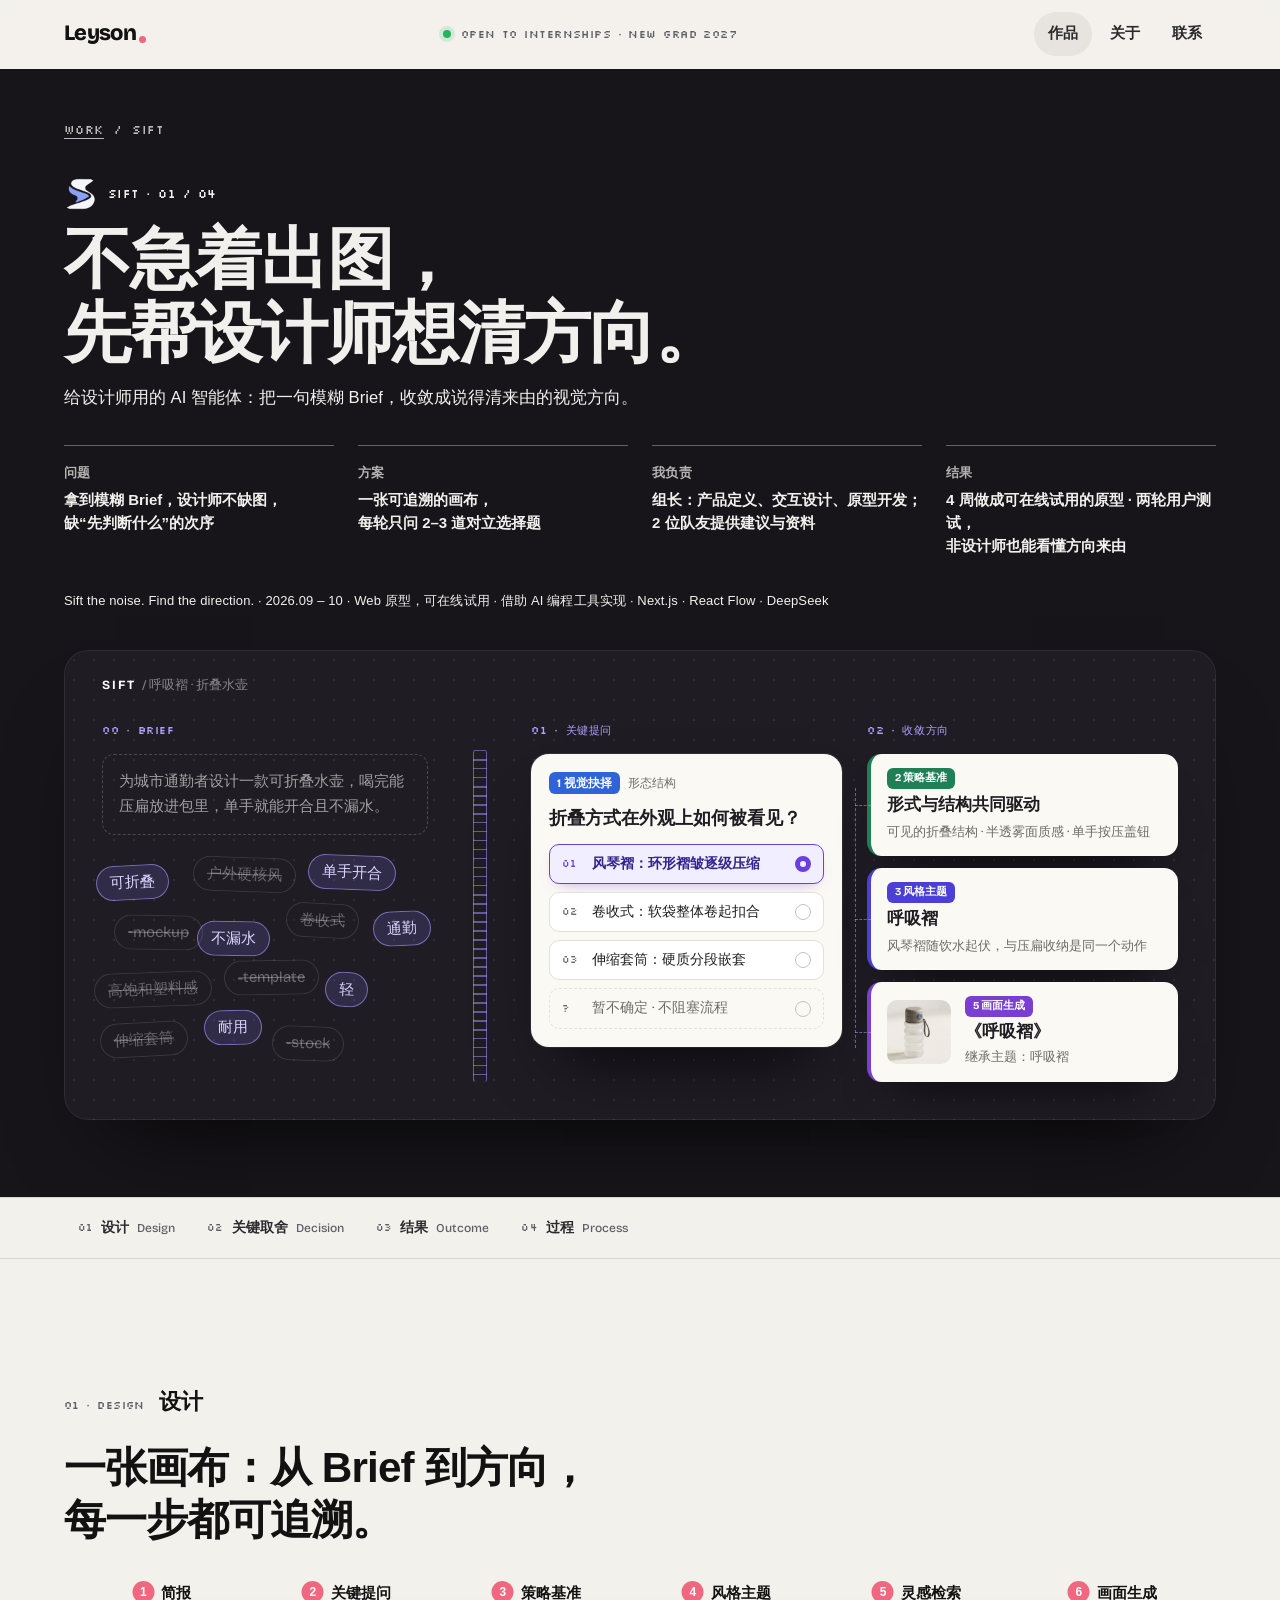
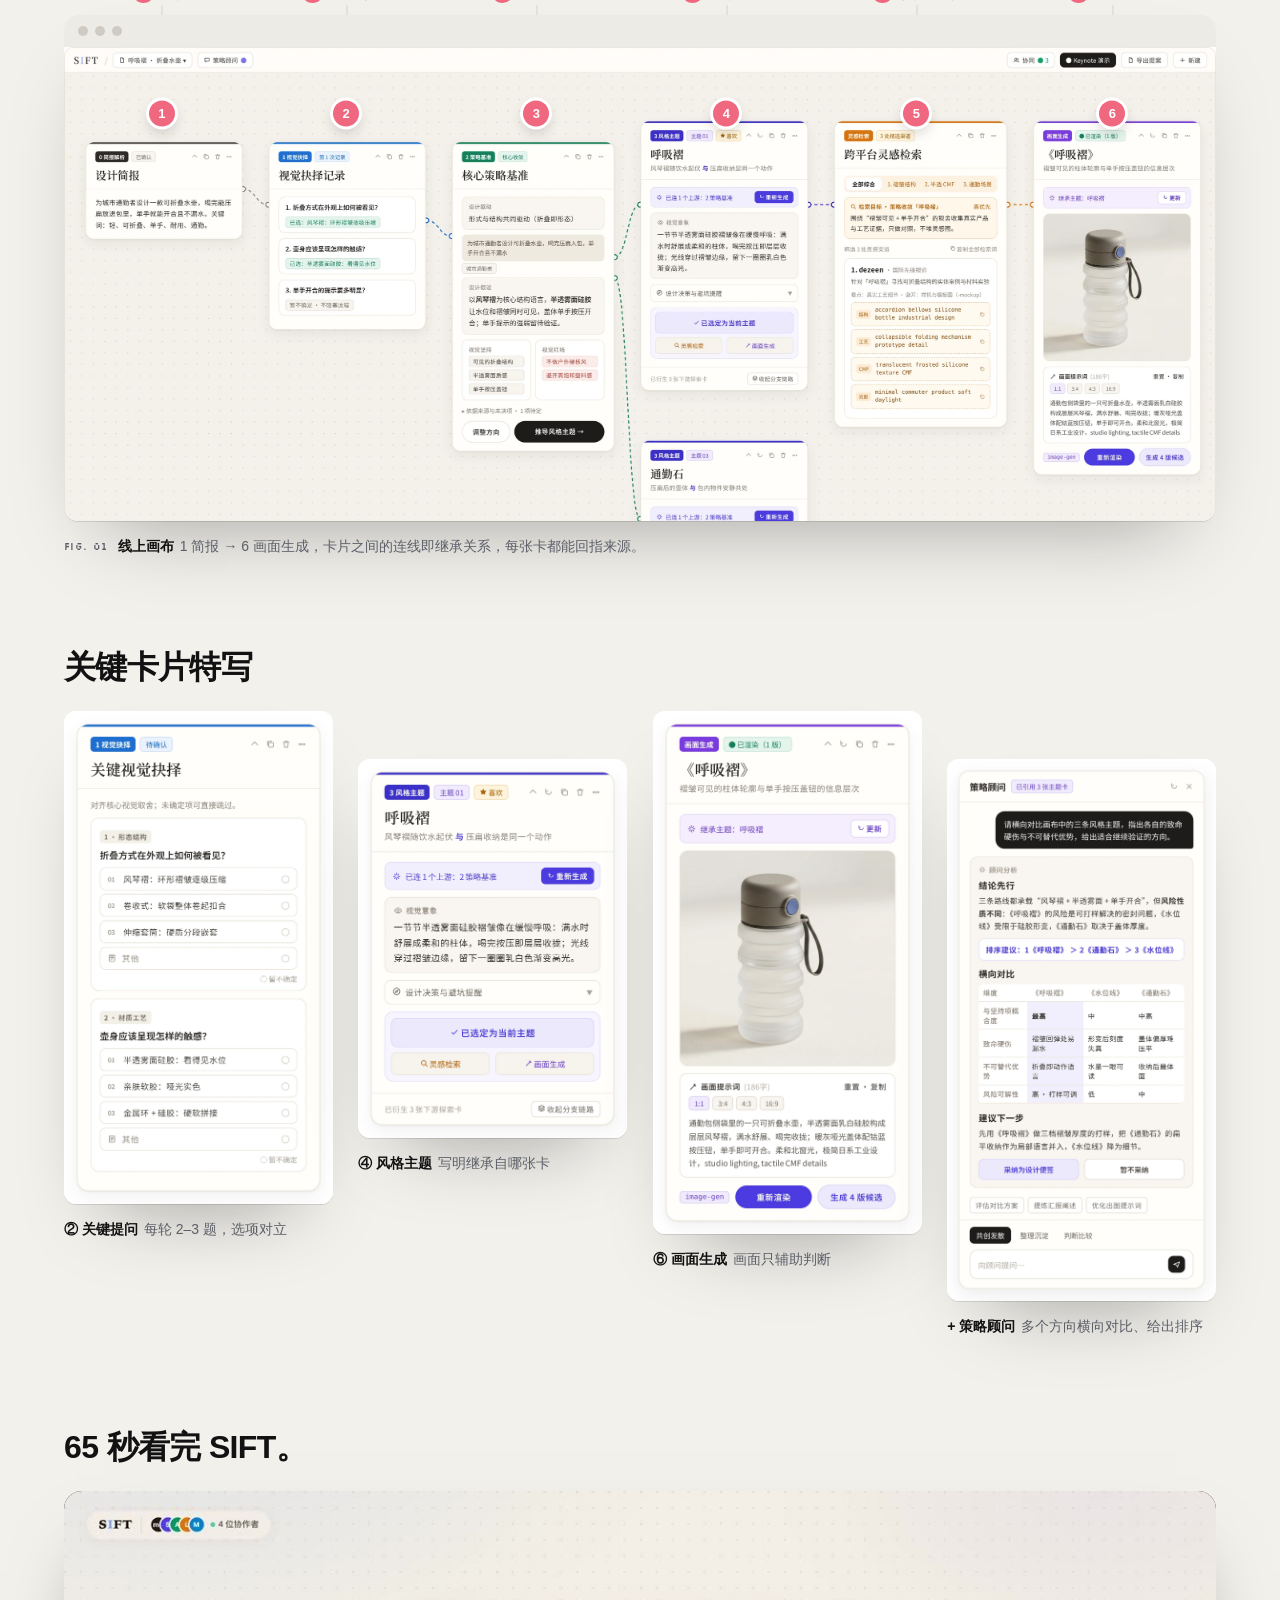
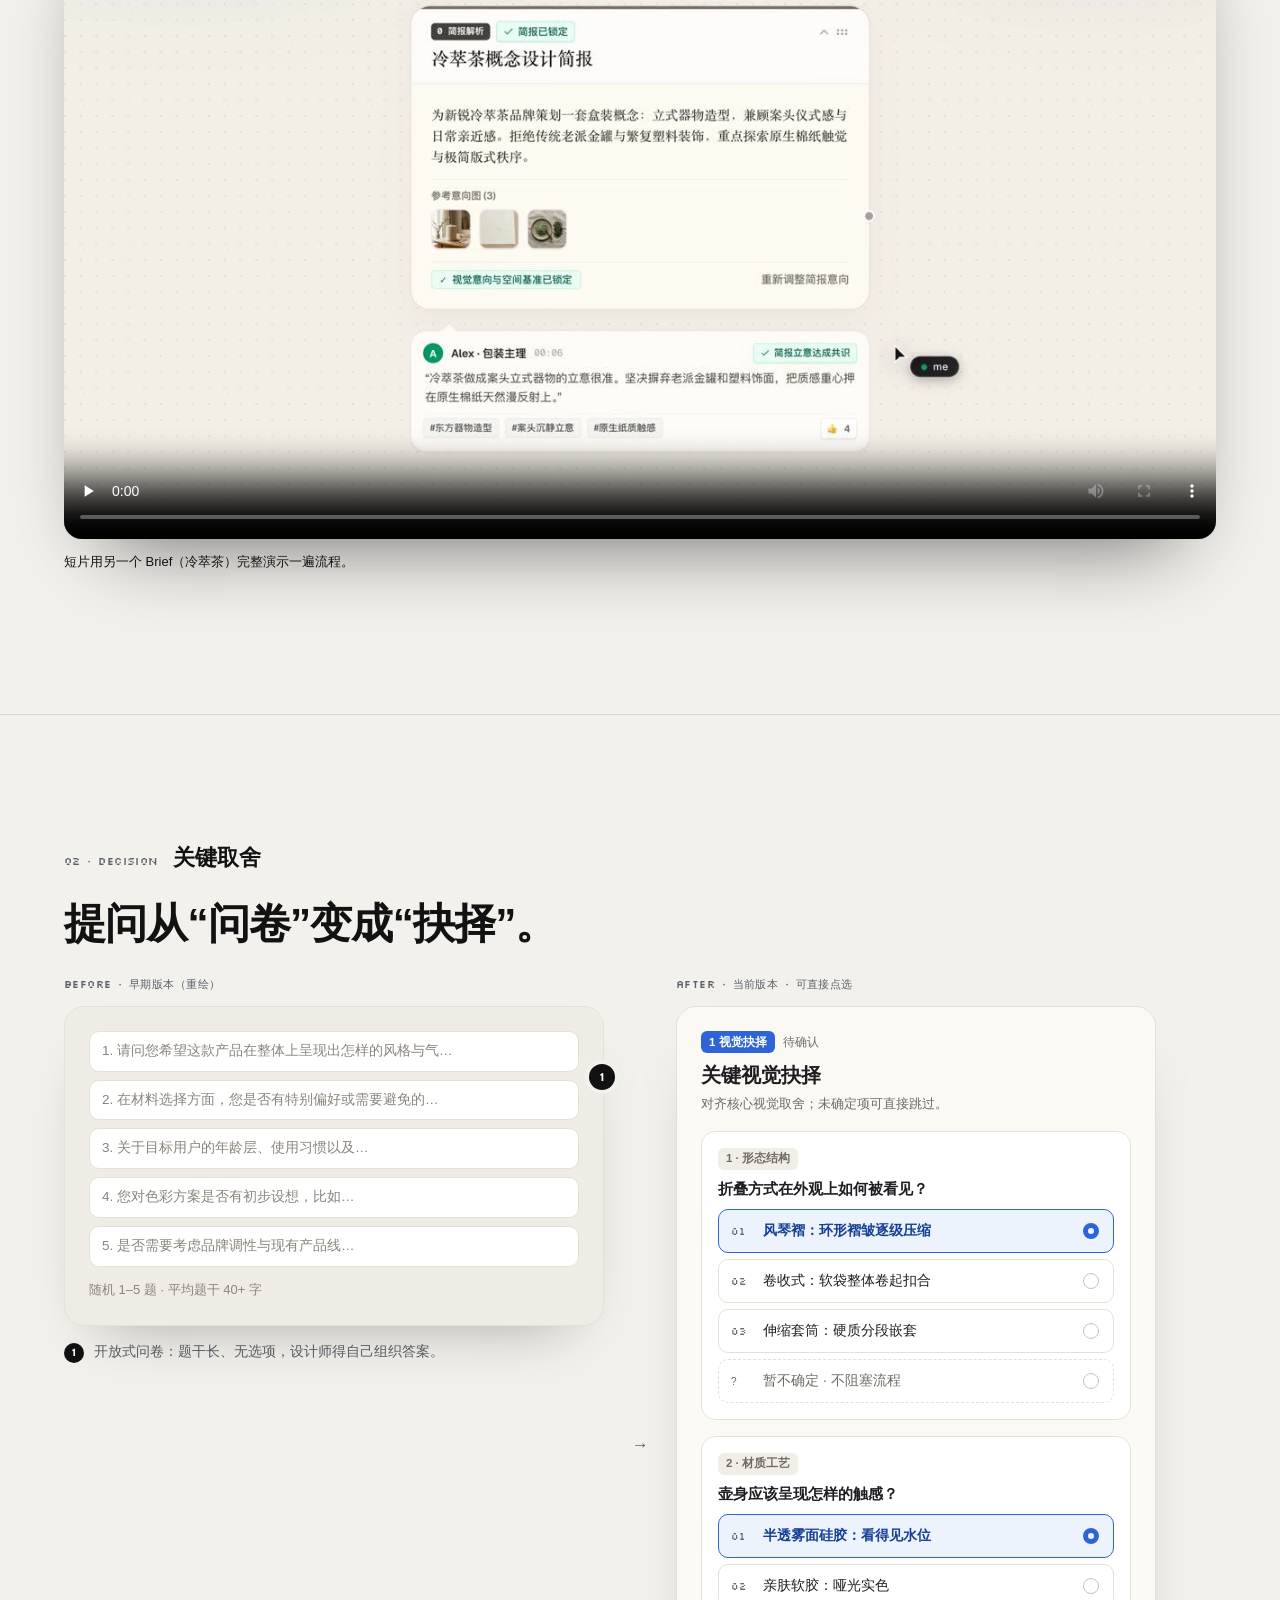
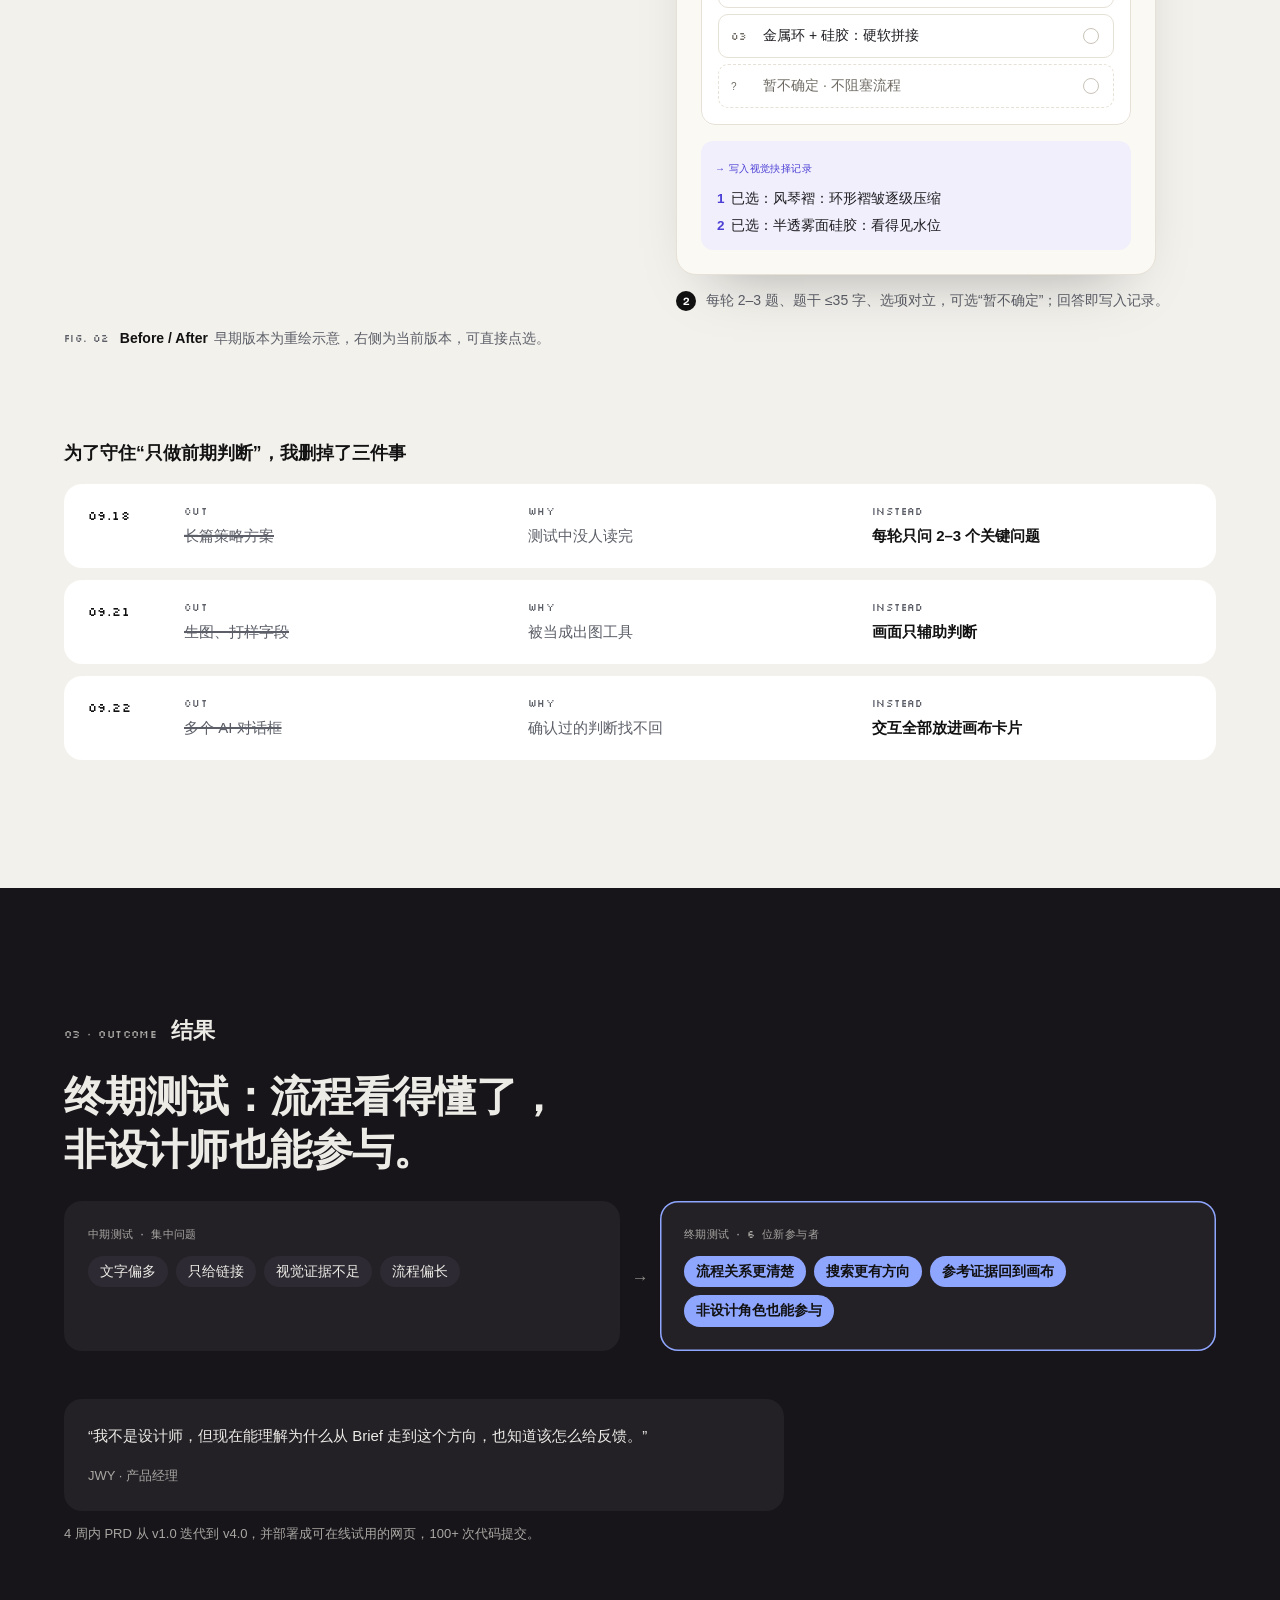
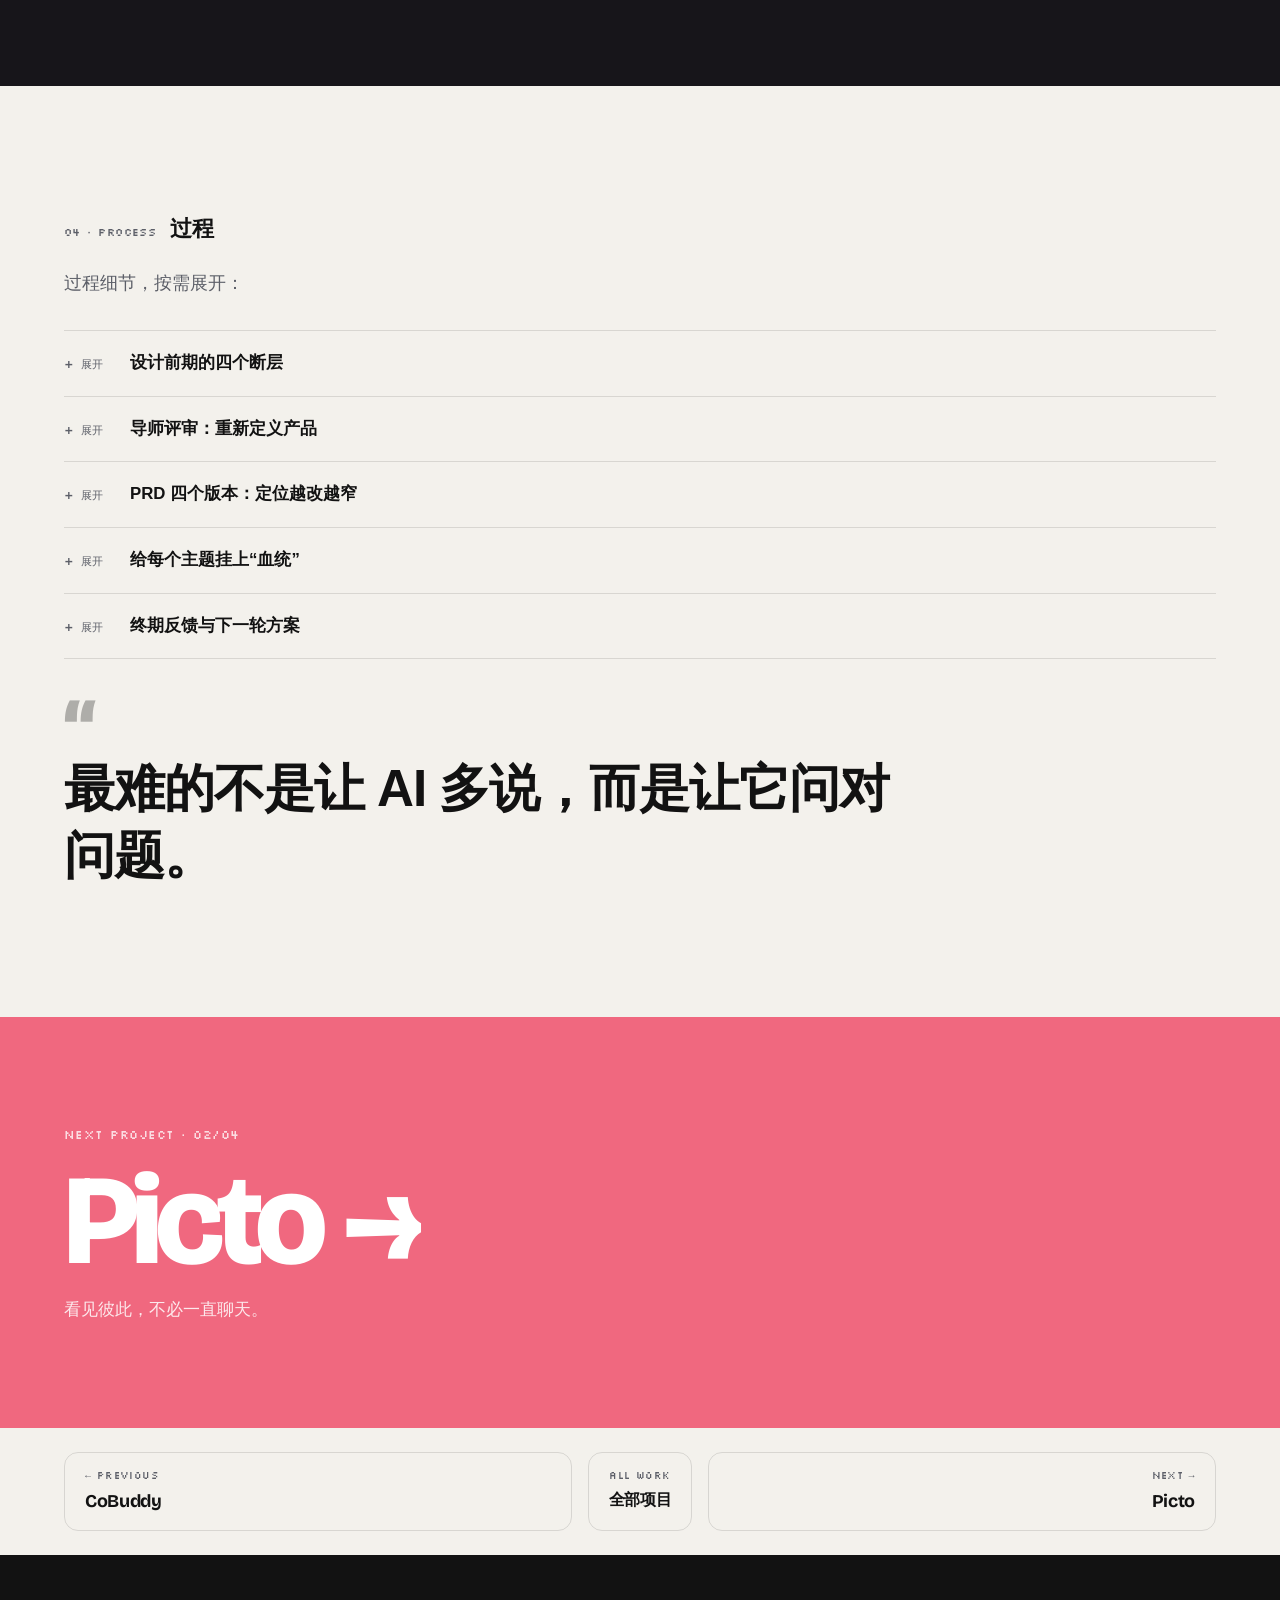
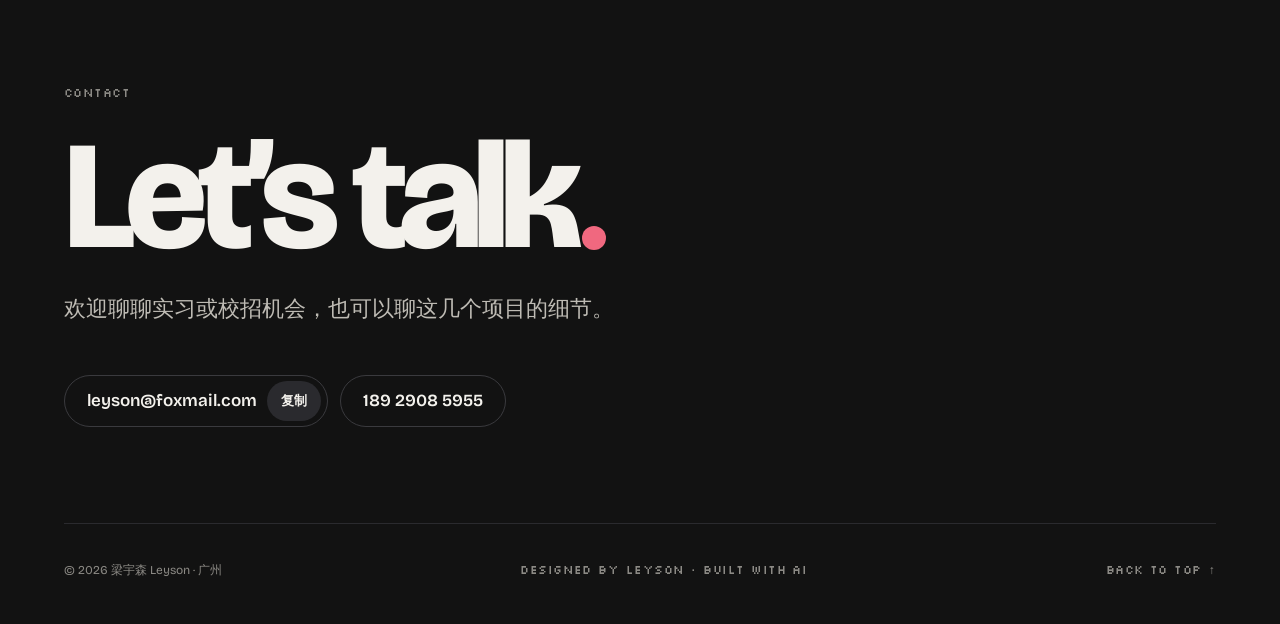
<file: projects/sift.html>
<!doctype html>
<html lang="zh-CN" class="no-js">
<head>
<meta charset="utf-8">
<meta name="viewport" content="width=device-width, initial-scale=1, viewport-fit=cover">
<title>SIFT — Leyson</title>
<meta name="description" content="SIFT：设计前期的 AI 视觉策略收敛智能体。每次只问一个会改变设计判断的问题。">
<meta name="author" content="梁宇森 Leyson">
<link rel="canonical" href="https://leysonapple.github.io/Personal-Website/projects/sift.html">
<meta property="og:type" content="article">
<meta property="og:site_name" content="Leyson — 交互设计作品集">
<meta property="og:locale" content="zh_CN">
<meta property="og:title" content="SIFT — Leyson">
<meta property="og:description" content="SIFT：设计前期的 AI 视觉策略收敛智能体。每次只问一个会改变设计判断的问题。">
<meta property="og:url" content="https://leysonapple.github.io/Personal-Website/projects/sift.html">
<meta property="og:image" content="https://leysonapple.github.io/Personal-Website/assets/img/og-image.jpg">
<meta property="og:image:width" content="1200">
<meta property="og:image:height" content="630">
<meta name="twitter:card" content="summary_large_image">
<meta name="theme-color" content="#F3F1EC">
<link rel="icon" href="../assets/img/favicon.svg" type="image/svg+xml">
<link rel="icon" href="../assets/img/favicon-32.png" sizes="32x32" type="image/png">
<link rel="apple-touch-icon" href="../assets/img/apple-touch-icon.png">
<link rel="preload" href="../assets/fonts/Bricolage.woff2" as="font" type="font/woff2" crossorigin>
<link rel="stylesheet" href="../assets/css/style.css?v=10282215">
<script>document.documentElement.className='js';try{var c=localStorage.getItem('ly-dot');if(c)document.documentElement.style.setProperty('--dot',c)}catch(e){}</script>
</head>
<body>
<a class="skip" href="#main">跳到正文</a>
<header class="nav">
  <div class="wrap">
    <a class="brand" href="../index.html" aria-label="Leyson 首页">Leyson<i class="mk" aria-hidden="true"></i></a>
    <span class="open px">Open to internships · New grad 2027</span>
    <ul>
      <li><a href="../work.html" aria-current="page">作品</a></li>
      <li><a href="../about.html#about">关于</a></li>
      <li class="hide-xs"><a href="#contact">联系</a></li>
    </ul>
  </div>
</header>

<main id="main" class="case">
<section class="case-hero theme-sift">
  <div class="wrap">
    <nav class="crumb px" aria-label="面包屑"><a href="../work.html">Work</a><span aria-hidden="true">/</span><span aria-current="page">SIFT</span></nav>
    <p class="case-id px rv"><img src="../assets/img/logo-sift.png" alt="" width="186" height="192" loading="lazy" decoding="async">SIFT · 01 / 04</p>
    <h1 class="rv cjk">不急着出图，<br>先帮设计师想清方向。</h1>
    <p class="sub rv d1">给设计师用的 AI 智能体：把一句模糊 Brief，收敛成说得清来由的视觉方向。</p>
    <dl class="meta"><div><dt>问题</dt><dd>拿到模糊 Brief，设计师不缺图，<br>缺“先判断什么”的次序</dd></div><div><dt>方案</dt><dd>一张可追溯的画布，<br>每轮只问 2–3 道对立选择题</dd></div><div><dt>我负责</dt><dd>组长：产品定义、交互设计、原型开发；<br>2 位队友提供建议与资料</dd></div><div><dt>结果</dt><dd>4 周做成可在线试用的原型 · 两轮用户测试，<br>非设计师也能看懂方向来由</dd></div></dl>
    <p class="meta-line px rv">Sift the noise. Find the direction. · 2026.09 – 10 · Web 原型，可在线试用 · 借助 AI 编程工具实现 · Next.js · React Flow · DeepSeek</p>

    <div class="case-visual sx-visual rv">
      <div class="sx-stage" role="img" aria-label="SIFT 画布示意：一句模糊 Brief 的碎片经过一道关键提问，筛成策略基准、风格主题与画面生成三张方向卡">
        <div class="sx-canvas sift-ui" aria-hidden="true">
          <p class="sx-crumb"><b>SIFT</b> / 呼吸褶 · 折叠水壶</p>
          <div class="sx-col sx-in">
            <p class="sx-k px">00 · Brief</p>
            <p class="sx-brief">为城市通勤者设计一款可折叠水壶，喝完能压扁放进包里，单手就能开合且不漏水。</p>
            <div class="sx-cloud"><span class="sx-chip k" style="--x:-6px;--y:4px;--r:-3deg;--d:-0.0s">可折叠</span><span class="sx-chip x" style="--x:8px;--y:-4px;--r:2deg;--d:-0.7s">户外硬核风</span><span class="sx-chip k" style="--x:10px;--y:-6px;--r:2deg;--d:-1.4s">单手开合</span><span class="sx-chip x" style="--x:12px;--y:2px;--r:1deg;--d:-2.1s">-mockup</span><span class="sx-chip k" style="--x:-4px;--y:8px;--r:1deg;--d:-2.8s">不漏水</span><span class="sx-chip x" style="--x:2px;--y:-10px;--r:3deg;--d:-3.5s">卷收式</span><span class="sx-chip k" style="--x:6px;--y:-2px;--r:-2deg;--d:-4.2s">通勤</span><span class="sx-chip x" style="--x:-8px;--y:6px;--r:-2deg;--d:-4.9s">高饱和塑料感</span><span class="sx-chip x" style="--x:-6px;--y:-6px;--r:-1deg;--d:-5.6s">-template</span><span class="sx-chip k" style="--x:-10px;--y:6px;--r:3deg;--d:-6.3s">轻</span><span class="sx-chip x" style="--x:-2px;--y:4px;--r:-3deg;--d:-7.0s">伸缩套筒</span><span class="sx-chip k" style="--x:4px;--y:-8px;--r:-1deg;--d:-7.7s">耐用</span><span class="sx-chip x" style="--x:4px;--y:8px;--r:2deg;--d:-8.4s">-stock</span></div>
          </div>
          <div class="sx-sieve"><i></i><i></i><i></i><i></i><i></i></div>
          <div class="sx-col sx-ask">
            <p class="sx-k px">01 · 关键提问</p>
            <div class="sx-q">
              <header><span class="chip-k b">1 视觉抉择</span><span class="st">形态结构</span></header>
              <h5>折叠方式在外观上如何被看见？</h5>
              <span class="sx-o on"><b>01</b>风琴褶：环形褶皱逐级压缩<em></em></span>
              <span class="sx-o"><b>02</b>卷收式：软袋整体卷起扣合<em></em></span>
              <span class="sx-o"><b>03</b>伸缩套筒：硬质分段嵌套<em></em></span>
              <span class="sx-o tbd"><b>?</b>暂不确定 · 不阻塞流程<em></em></span>
            </div>
          </div>
          <div class="sx-col sx-out">
            <p class="sx-k px">02 · 收敛方向</p>
            <ol class="sx-dirs">
              <li class="c-g"><span class="chip-k">2 策略基准</span><b>形式与结构共同驱动</b><span>可见的折叠结构 · 半透雾面质感 · 单手按压盖钮</span></li>
              <li class="c-v"><span class="chip-k">3 风格主题</span><b>呼吸褶</b><span>风琴褶随饮水起伏，与压扁收纳是同一个动作</span></li>
              <li class="c-p sx-gen"><picture><source srcset="../assets/img/sift-bottle.webp" type="image/webp"><img src="../assets/img/sift-bottle.jpg" alt="" width="768" height="768" fetchpriority="high" decoding="async"></picture><div><span class="chip-k">5 画面生成</span><b>《呼吸褶》</b><span>继承主题：呼吸褶</span></div></li>
            </ol>
          </div>
        </div>
      </div>
    </div>
  </div>
</section>

<nav class="toc" aria-label="本页目录"><div class="wrap"><ol><li><a href="#design"><span class="px">01</span>设计<em>Design</em></a></li><li><a href="#decision"><span class="px">02</span>关键取舍<em>Decision</em></a></li><li><a href="#outcome"><span class="px">03</span>结果<em>Outcome</em></a></li><li><a href="#process"><span class="px">04</span>过程<em>Process</em></a></li></ol><span class="toc-bar" aria-hidden="true"></span></div></nav>
<section class="block full" id="design" aria-labelledby="design-h"><div class="wrap split">
  <div class="lab rv"><span class="no px">01 · Design</span><h2 id="design-h">设计</h2></div>
  <div class="body">
    <h3 class="rv">一张画布：从 Brief 到方向，<br>每一步都可追溯。</h3>
    <figure class="fig rv wide cv-shot"><div class="cv-scroll" tabindex="0" role="region" aria-label="SIFT 线上画布截图，可横向滚动"><div class="cv-labels" aria-hidden="true"><span style="left:8.5%"><b>1</b>简报</span><span style="left:24.5%"><b>2</b>关键提问</span><span style="left:41%"><b>3</b>策略基准</span><span style="left:57.5%"><b>4</b>风格主题</span><span style="left:74%"><b>5</b>灵感检索</span><span style="left:91%"><b>6</b>画面生成</span></div><div class="browser"><div class="bar" aria-hidden="true"><i></i><i></i><i></i></div><div class="cv-pins"><picture><source srcset="../assets/img/sift-canvas-hd.webp" type="image/webp"><img class="zoom" src="../assets/img/sift-canvas-hd.jpg" alt="SIFT 线上画布截图：简报、视觉抉择、策略基准、风格主题、灵感检索、画面生成六张卡片连成推演链" width="2880" height="1185" loading="lazy" decoding="async"></picture><span class="cv-pin" style="left:8.5%"><b>1</b></span><span class="cv-pin" style="left:24.5%"><b>2</b></span><span class="cv-pin" style="left:41%"><b>3</b></span><span class="cv-pin" style="left:57.5%"><b>4</b></span><span class="cv-pin" style="left:74%"><b>5</b></span><span class="cv-pin" style="left:91%"><b>6</b></span></div></div></div>
      <figcaption><span class="fn px">Fig. 01</span><b>线上画布</b>1 简报 → 6 画面生成，卡片之间的连线即继承关系，每张卡都能回指来源。</figcaption></figure>
    <h3 class="h-sm rv gap-top">关键卡片特写</h3>
    <div class="shots sift-shots" style="--c:4">
      <figure class="rv "><div class="browser"><picture><source srcset="../assets/img/sift-ask-hd.webp" type="image/webp"><img class="zoom" src="../assets/img/sift-ask-hd.jpg" alt="SIFT 关键提问卡片界面截图" width="1128" height="2070" loading="lazy" decoding="async"></picture></div><figcaption><b>② 关键提问</b>每轮 2–3 题，选项对立</figcaption></figure>
      <figure class="rv d1"><div class="browser"><picture><source srcset="../assets/img/sift-theme-hd.webp" type="image/webp"><img class="zoom" src="../assets/img/sift-theme-hd.jpg" alt="SIFT 风格主题卡片界面截图" width="1128" height="1590" loading="lazy" decoding="async"></picture></div><figcaption><b>④ 风格主题</b>写明继承自哪张卡</figcaption></figure>
      <figure class="rv d2"><div class="browser"><picture><source srcset="../assets/img/sift-gen-hd.webp" type="image/webp"><img class="zoom" src="../assets/img/sift-gen-hd.jpg" alt="SIFT 画面生成卡片界面截图" width="1128" height="2196" loading="lazy" decoding="async"></picture></div><figcaption><b>⑥ 画面生成</b>画面只辅助判断</figcaption></figure>
      <figure class="rv d3"><div class="browser"><picture><source srcset="../assets/img/sift-advisor-hd.webp" type="image/webp"><img class="zoom" src="../assets/img/sift-advisor-hd.jpg" alt="SIFT 策略顾问卡片界面截图" width="1128" height="2275" loading="lazy" decoding="async"></picture></div><figcaption><b>+ 策略顾问</b>多个方向横向对比、给出排序</figcaption></figure>
    </div>
    <h3 class="h-sm rv gap-top">65 秒看完 SIFT。</h3>
    <div class="video rv"><video controls playsinline preload="none" width="1920" height="1080" poster="../assets/img/sift-launch-poster.jpg" aria-label="SIFT 发布短片，65 秒"><source src="../assets/video/sift-launch.mp4" type="video/mp4">你的浏览器不支持视频播放。</video></div>
    <p class="note rv">短片用另一个 Brief（冷萃茶）完整演示一遍流程。</p>
  </div>
</div></section>

<section class="block full" id="decision" aria-labelledby="decision-h"><div class="wrap split">
  <div class="lab rv"><span class="no px">02 · Decision</span><h2 id="decision-h">关键取舍</h2></div>
  <div class="body">
    <h3 class="rv">提问从“问卷”变成“抉择”。</h3>
    <figure class="fig"><div class="ba-ui">
  <div class="ba-side before rv"><span class="ba-k px">Before · 早期版本（重绘）</span>
    <div class="ui-card sift-ui qlist"><ol><li>1. 请问您希望这款产品在整体上呈现出怎样的风格与气…</li><li>2. 在材料选择方面，您是否有特别偏好或需要避免的…</li><li>3. 关于目标用户的年龄层、使用习惯以及…</li><li>4. 您对色彩方案是否有初步设想，比如…</li><li>5. 是否需要考虑品牌调性与现有产品线…</li></ol><p class="foot-k">随机 1–5 题 · 平均题干 40+ 字</p>
      <span class="pin" style="top:18%;right:-12px" aria-hidden="true">1</span></div>
    <p class="ba-note"><b>1</b> 开放式问卷：题干长、无选项，设计师得自己组织答案。</p></div>
  <div class="ba-arrow" aria-hidden="true">→</div>
  <div class="ba-side after rv d1"><span class="ba-k px">After · 当前版本 · 可直接点选</span>
    <div class="ui-frame ui-card sift-ui ask" data-ask>
  <header><span class="chip-k b">1 视觉抉择</span><span class="st">待确认</span></header>
  <h4>关键视觉抉择</h4><p class="hint">对齐核心视觉取舍；未确定项可直接跳过。</p>
  <fieldset class="ask-q"><legend><span class="tag">1 · 形态结构</span>折叠方式在外观上如何被看见？</legend><label class="opt"><input type="radio" name="q1" value="风琴褶：环形褶皱逐级压缩" checked><span class="n px">01</span><span class="t">风琴褶：环形褶皱逐级压缩</span><span class="r" aria-hidden="true"></span></label><label class="opt"><input type="radio" name="q1" value="卷收式：软袋整体卷起扣合"><span class="n px">02</span><span class="t">卷收式：软袋整体卷起扣合</span><span class="r" aria-hidden="true"></span></label><label class="opt"><input type="radio" name="q1" value="伸缩套筒：硬质分段嵌套"><span class="n px">03</span><span class="t">伸缩套筒：硬质分段嵌套</span><span class="r" aria-hidden="true"></span></label><label class="opt tbd"><input type="radio" name="q1" value="暂不确定"><span class="n" aria-hidden="true">?</span><span class="t">暂不确定 · 不阻塞流程</span><span class="r" aria-hidden="true"></span></label></fieldset><fieldset class="ask-q"><legend><span class="tag">2 · 材质工艺</span>壶身应该呈现怎样的触感？</legend><label class="opt"><input type="radio" name="q2" value="半透雾面硅胶：看得见水位" checked><span class="n px">01</span><span class="t">半透雾面硅胶：看得见水位</span><span class="r" aria-hidden="true"></span></label><label class="opt"><input type="radio" name="q2" value="亲肤软胶：哑光实色"><span class="n px">02</span><span class="t">亲肤软胶：哑光实色</span><span class="r" aria-hidden="true"></span></label><label class="opt"><input type="radio" name="q2" value="金属环 + 硅胶：硬软拼接"><span class="n px">03</span><span class="t">金属环 + 硅胶：硬软拼接</span><span class="r" aria-hidden="true"></span></label><label class="opt tbd"><input type="radio" name="q2" value="暂不确定"><span class="n" aria-hidden="true">?</span><span class="t">暂不确定 · 不阻塞流程</span><span class="r" aria-hidden="true"></span></label></fieldset>
  <div class="ask-out" aria-live="polite"><span class="px">→ 写入视觉抉择记录</span><ul data-ask-out></ul></div>
</div>
    <p class="ba-note"><b>2</b> 每轮 2–3 题、题干 ≤35 字、选项对立，可选“暂不确定”；回答即写入记录。</p></div>
</div><figcaption class="rv"><span class="fn px">Fig. 02</span><b>Before / After</b>早期版本为重绘示意，右侧为当前版本，可直接点选。</figcaption></figure>
    <p class="sub-h rv gap-top">为了守住“只做前期判断”，我删掉了三件事</p>
    <ol class="cuts"><li class="rv d0"><span class="d px">09.18</span><p class="x"><em class="px">Cut</em><s>长篇策略方案</s></p><p class="y"><em class="px">Why</em>测试中没人读完</p><p class="z"><em class="px">Instead</em>每轮只问 2–3 个关键问题</p></li><li class="rv d1"><span class="d px">09.21</span><p class="x"><em class="px">Cut</em><s>生图、打样字段</s></p><p class="y"><em class="px">Why</em>被当成出图工具</p><p class="z"><em class="px">Instead</em>画面只辅助判断</p></li><li class="rv d2"><span class="d px">09.22</span><p class="x"><em class="px">Cut</em><s>多个 AI 对话框</s></p><p class="y"><em class="px">Why</em>确认过的判断找不回</p><p class="z"><em class="px">Instead</em>交互全部放进画布卡片</p></li></ol>
  </div>
</div></section>

<section class="block dark-sec full" id="outcome" aria-labelledby="outcome-h"><div class="wrap split">
  <div class="lab rv"><span class="no px">03 · Outcome</span><h2 id="outcome-h">结果</h2></div>
  <div class="body">
    <h3 class="rv">终期测试：流程看得懂了，<br>非设计师也能参与。</h3>
    <div class="shift rv">
      <div><p class="px">中期测试 · 集中问题</p><ul><li>文字偏多</li><li>只给链接</li><li>视觉证据不足</li><li>流程偏长</li></ul></div>
      <span class="ar" aria-hidden="true">→</span>
      <div class="on"><p class="px">终期测试 · 6 位新参与者</p><ul><li>流程关系更清楚</li><li>搜索更有方向</li><li>参考证据回到画布</li><li>非设计角色也能参与</li></ul></div>
    </div>
    <div class="voices one gap-sm">
      <blockquote class="rv"><p>“我不是设计师，但现在能理解为什么从 Brief 走到这个方向，也知道该怎么给反馈。”</p><cite>JWY · 产品经理</cite></blockquote>
    </div>
    <p class="note rv">4 周内 PRD 从 v1.0 迭代到 v4.0，并部署成可在线试用的网页，100+ 次代码提交。</p>
  </div>
</div></section>

<section class="block full" id="process" aria-labelledby="process-h"><div class="wrap split">
  <div class="lab rv"><span class="no px">04 · Process</span><h2 id="process-h">过程</h2></div>
  <div class="body">
    <p class="rv">过程细节，按需展开：</p>
    <div class="rv">
    <details class="more"><summary><span class="px"><i class="o">+ 展开</i><i class="c">− 收起</i></span>设计前期的四个断层</summary><div class="more-b"><div class="cards" style="--c:4">
  <div class="card"><h4>意图模糊</h4><p>说不清最大的不确定性</p></div>
  <div class="card"><h4>生图幻觉</h4><p>前期要的是策略，不是效果图</p></div>
  <div class="card"><h4>搜图无序</h4><p>模板样机掩盖真实工艺</p></div>
  <div class="card"><h4>决策不收敛</h4><p>讲不清方向怎么来的</p></div>
</div></div></details>
    <details class="more"><summary><span class="px"><i class="o">+ 展开</i><i class="c">− 收起</i></span>导师评审：重新定义产品</summary><div class="more-b"><blockquote class="pull"><p>“找图本身并不占优势……画布式对设计师团队更友好。”</p><cite class="px">Mentor review · 2026.09.22</cite></blockquote>
<p class="split-line"><span><b>AI 负责</b>拆解需求、提出对立假设、记录来源</span><span><b>设计师负责</b>权衡选项、表达偏好、拍板路线</span></p></div></details>
    <details class="more"><summary><span class="px"><i class="o">+ 展开</i><i class="c">− 收起</i></span>PRD 四个版本：定位越改越窄</summary><div class="more-b"><div class="tabs rv" data-tabs><div class="tl" role="tablist" aria-label="PRD 版本"><button type="button" role="tab" id="prd-t0" aria-controls="prd-p0" aria-selected="false" tabindex="-1"><b>v1.0</b><span class="px">09.18</span></button><button type="button" role="tab" id="prd-t1" aria-controls="prd-p1" aria-selected="false" tabindex="-1"><b>v2.0</b><span class="px">09.18–21</span></button><button type="button" role="tab" id="prd-t2" aria-controls="prd-p2" aria-selected="false" tabindex="-1"><b>v3.1</b><span class="px">09.23</span></button><button type="button" role="tab" id="prd-t3" aria-controls="prd-p3" aria-selected="true" tabindex="0"><b>v4.0</b><span class="px">09.27</span></button><span class="tl-line" aria-hidden="true"></span></div><div class="tp" role="tabpanel" id="prd-p0" aria-labelledby="prd-t0" tabindex="0" hidden><dl class="kv"><dt>定位</dt><dd>视觉研究规划 Agent</dd><dt>变化</dt><dd>起点：解决“不知道先搜什么”</dd></dl></div><div class="tp" role="tabpanel" id="prd-p1" aria-labelledby="prd-t1" tabindex="0" hidden><dl class="kv"><dt>定位</dt><dd>方向收敛 + 视觉探索</dd><dt>变化</dt><dd>加入方向状态卡、人工检查点</dd></dl></div><div class="tp" role="tabpanel" id="prd-p2" aria-labelledby="prd-t2" tabindex="0" hidden><dl class="kv"><dt>定位</dt><dd>视觉策略与方向收敛智能体</dd><dt>变化</dt><dd class="cut-t">删掉生图、打样等伪工程字段</dd></dl></div><div class="tp" role="tabpanel" id="prd-p3" aria-labelledby="prd-t3" tabindex="0"><dl class="kv"><dt>定位</dt><dd>多分支推演与协同工作台</dd><dt>变化</dt><dd class="cut-t">删掉右侧对话框、AI 主推标记</dd></dl></div></div></div></details>
    <details class="more"><summary><span class="px"><i class="o">+ 展开</i><i class="c">− 收起</i></span>给每个主题挂上“血统”</summary><div class="more-b"><div class="cards" style="--c:4">
  <div class="card"><h4>主语锚定</h4><p>品类贯穿全链路</p></div>
  <div class="card"><h4>Brief 锚点</h4><p>继承哪条核心主张</p></div>
  <div class="card"><h4>确认取舍</h4><p>吸纳哪轮提问的选择</p></div>
  <div class="card"><h4>避坑防线</h4><p>规避哪些已声明禁忌</p></div>
</div></div></details>
    <details class="more"><summary><span class="px"><i class="o">+ 展开</i><i class="c">− 收起</i></span>终期反馈与下一轮方案</summary><div class="more-b"><div class="table-scroll" tabindex="0" role="region" aria-label="终期问题与下一轮方案"><table class="compare">
<thead><tr><th scope="col">新问题</th><th scope="col">提出者</th><th scope="col">下一轮方案（未上线）</th></tr></thead><tbody>
<tr><th scope="row">卡片多了会迷路</th><td data-label="提出者">LM · 服务设计</td><td class="new" data-label="下一轮">阶段折叠 + 小地图</td></tr>
<tr><th scope="row">术语有门槛</th><td data-label="提出者">JWY · 产品经理</td><td class="new" data-label="下一轮">术语悬停释义</td></tr>
<tr><th scope="row">跳出去会断思路</th><td data-label="提出者">CH · 工业设计</td><td class="new" data-label="下一轮">插件回填外部图片</td></tr>
<tr><th scope="row">结论不够醒目</th><td data-label="提出者">WY · 甲方 / 市场</td><td class="new" data-label="下一轮">置顶“当前结论”</td></tr>
</tbody></table></div></div></details>
    </div>
    <p class="quote rv gap-sm">最难的不是让 AI 多说，而是让它问对问题。</p>
  </div>
</div></section>

</main>
<a class="next theme-picto-acc" href="../projects/picto.html">
  <div class="wrap">
    <span class="px">Next project · 02/04</span>
    <span class="next-t">Picto <span class="arr" aria-hidden="true">→</span></span>
    <p>看见彼此，不必一直聊天。</p>
  </div>
</a>
<nav class="wrap pager" aria-label="项目切换">
  <a class="pg prev" href="../projects/cobuddy.html" rel="prev"><span class="px">← Previous</span><b>CoBuddy</b></a>
  <a class="pg all" href="../work.html"><span class="px">All work</span><b>全部项目</b></a>
  <a class="pg nxt" href="../projects/picto.html" rel="next"><span class="px">Next →</span><b>Picto</b></a>
</nav>
<footer class="foot" id="contact">
  <div class="wrap">
    <p class="eyebrow px">Contact</p>
    <h2 aria-label="Let’s talk.">Let’s talk<button type="button" class="mk mk-big" data-dot aria-label="换一个点的颜色"></button></h2>
    <p class="l">欢迎聊聊实习或校招机会，也可以聊这几个项目的细节。</p>
    <div class="links">
      <span class="mail-group"><a href="mailto:leyson@foxmail.com">leyson@foxmail.com</a><button type="button" class="copy" data-copy="leyson@foxmail.com" aria-label="复制邮箱地址"><span>复制</span></button></span>
      <a href="tel:+8618929085955">189 2908 5955</a>
    </div>
    <div class="base">
      <span>© <span id="y">2026</span> 梁宇森 Leyson · 广州</span>
      <span class="px">Designed by Leyson · built with AI</span>
      <a class="top px" href="#main">Back to top ↑</a>
    </div>
  </div>
</footer>
<div class="cursor" aria-hidden="true"><span></span></div>
<p class="toast" role="status" aria-live="polite"></p>
<script src="../assets/js/main.js?v=10282215" defer></script>
</body>
</html>
</file>
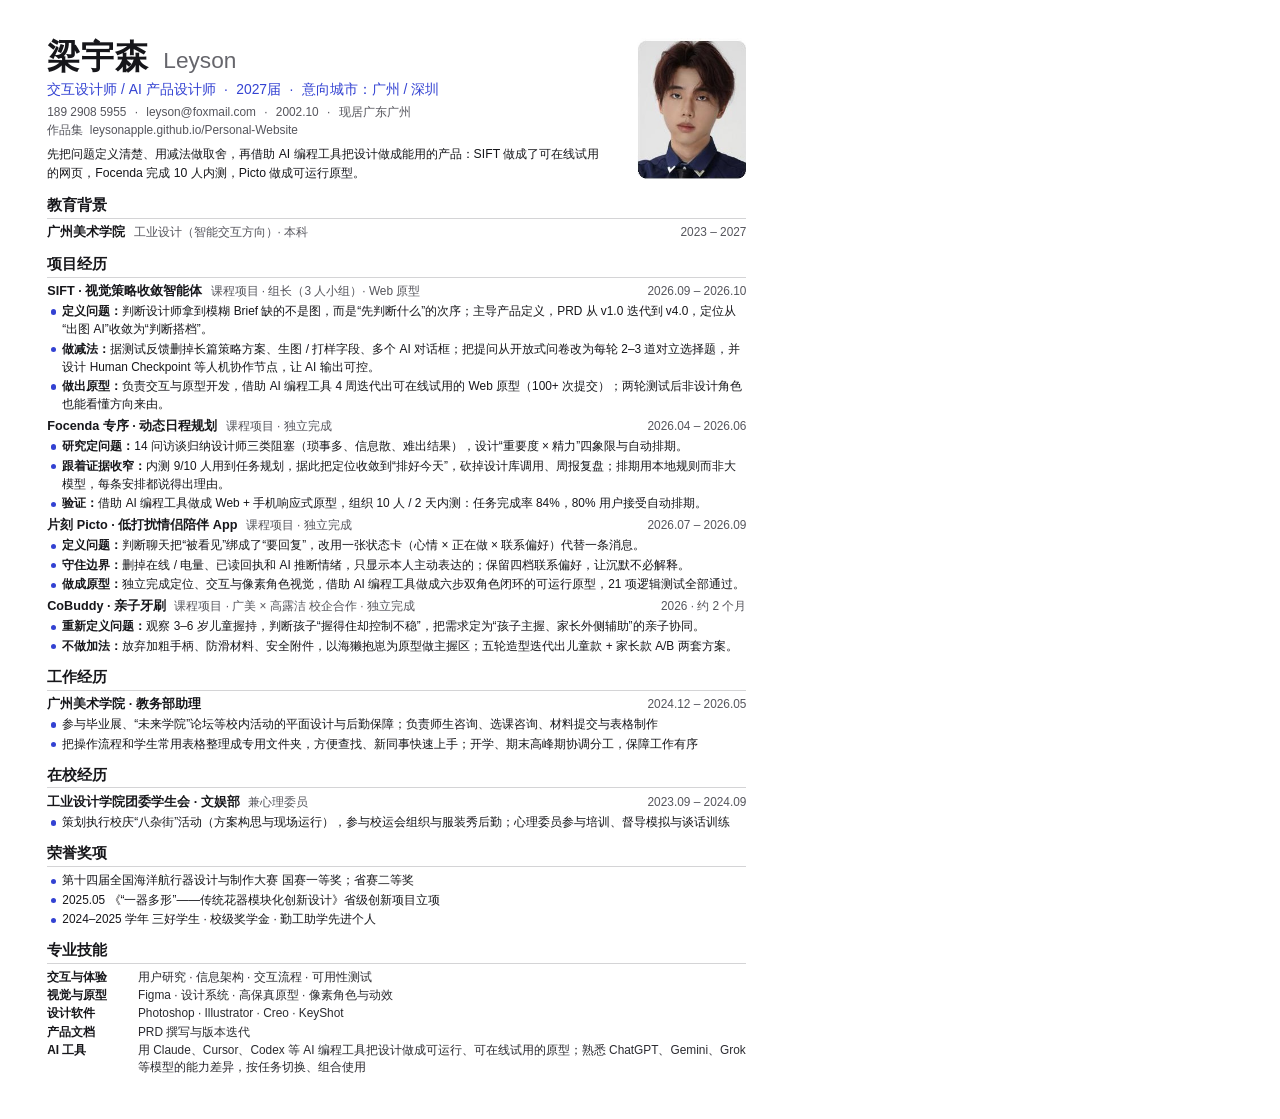
<file: files/resume/resume.html>
<!DOCTYPE html>
<html lang="zh-CN">
<head>
<meta charset="utf-8">
<title>梁宇森 Leyson · 简历</title>
<!--
  简历源文件。修改文字后在仓库根目录运行：
    python3 files/resume/build_resume.py
  生成 files/Leyson-Resume.pdf（需要 weasyprint 和 Noto Sans SC / 思源黑体字体）。
-->
<style>
  @page { size: A4; margin: 0; }
  :root { --blue: #3342d2; --ink: #16161a; --grey: #55555c; --line: #d4d4d6; }
  * { box-sizing: border-box; margin: 0; padding: 0; }
  html, body { width: 210mm; }
  body {
    font-family: "Noto Sans SC", "Source Han Sans SC", "PingFang SC", "Microsoft YaHei", sans-serif;
    color: var(--ink); font-size: 8.9pt; line-height: 1.45;
  }
  .page { width: 210mm; height: 296mm; padding: 10mm 12.5mm 0 12.5mm; position: relative; overflow: hidden; }
  header { position: relative; padding-right: 36mm; min-height: 38mm; }
  .photo { position: absolute; right: 0; top: 0; width: 29mm; height: 37.3mm; border-radius: 2.2mm; overflow: hidden; }
  .photo img { width: 100%; height: 100%; object-fit: cover; display: block; }
  h1 { font-size: 25pt; font-weight: 700; line-height: 1.15; letter-spacing: 0.5pt; }
  h1 .en { font-size: 17pt; font-weight: 500; color: #66666c; margin-left: 4mm; letter-spacing: 0; }
  .role { color: var(--blue); font-weight: 500; font-size: 10.4pt; margin-top: 0.8mm; }
  .contact { color: var(--grey); font-size: 8.9pt; margin-top: 1mm; line-height: 1.55; }
  .dot { margin: 0 2.2mm; }
  .pitch { font-weight: 500; font-size: 9.2pt; margin-top: 1.4mm; line-height: 1.55; }
  h2 { font-size: 11.2pt; font-weight: 700; margin-top: 2.9mm; padding-bottom: 0.6mm; border-bottom: 0.45mm solid var(--line); margin-bottom: 1.2mm; }
  .row { display: flex; justify-content: space-between; align-items: baseline; margin-top: 1.1mm; }
  .row:first-of-type { margin-top: 0; }
  .row b { font-weight: 700; font-size: 9.5pt; }
  .row .meta { color: var(--grey); margin-left: 2.2mm; }
  .row .date { color: var(--grey); white-space: nowrap; margin-left: 3mm; }
  ul { list-style: none; }
  li { position: relative; padding-left: 4mm; margin-top: 0.4mm; line-height: 1.52; }
  li::before { content: ""; position: absolute; left: 0.9mm; top: 0.62em; width: 1.4mm; height: 1.4mm; border-radius: 50%; background: var(--blue); }
  li em { font-style: normal; font-weight: 700; }
  .skills { display: grid; grid-template-columns: 24mm 1fr; row-gap: 0.3mm; }
  .skills dt { font-weight: 700; }
  .skills dd { color: #2a2a2f; }
</style>
</head>
<body>
<div class="page">
  <header>
    <div class="photo"><img src="photo.jpg" alt="梁宇森照片"></div>
    <h1>梁宇森<span class="en">Leyson</span></h1>
    <p class="role">交互设计师 / AI 产品设计师<span class="dot">·</span>2027届<span class="dot">·</span>意向城市：广州 / 深圳</p>
    <p class="contact">189 2908 5955<span class="dot">·</span>leyson@foxmail.com<span class="dot">·</span>2002.10<span class="dot">·</span>现居广东广州<br>作品集&nbsp; leysonapple.github.io/Personal-Website</p>
    <p class="pitch">先把问题定义清楚、用减法做取舍，再借助 AI 编程工具把设计做成能用的产品：SIFT 做成了可在线试用的网页，Focenda 完成 10 人内测，Picto 做成可运行原型。</p>
  </header>

  <h2>教育背景</h2>
  <div class="row"><span><b>广州美术学院</b><span class="meta">工业设计（智能交互方向）· 本科</span></span><span class="date">2023 – 2027</span></div>

  <h2>项目经历</h2>
  <div class="row"><span><b>SIFT · 视觉策略收敛智能体</b><span class="meta">课程项目 · 组长（3 人小组）· Web 原型</span></span><span class="date">2026.09 – 2026.10</span></div>
  <ul>
    <li><em>定义问题：</em>判断设计师拿到模糊 Brief 缺的不是图，而是“先判断什么”的次序；主导产品定义，PRD 从 v1.0 迭代到 v4.0，定位从“出图 AI”收敛为“判断搭档”。</li>
    <li><em>做减法：</em>据测试反馈删掉长篇策略方案、生图 / 打样字段、多个 AI 对话框；把提问从开放式问卷改为每轮 2–3 道对立选择题，并设计 Human Checkpoint 等人机协作节点，让 AI 输出可控。</li>
    <li><em>做出原型：</em>负责交互与原型开发，借助 AI 编程工具 4 周迭代出可在线试用的 Web 原型（100+ 次提交）；两轮测试后非设计角色也能看懂方向来由。</li>
  </ul>

  <div class="row"><span><b>Focenda 专序 · 动态日程规划</b><span class="meta">课程项目 · 独立完成</span></span><span class="date">2026.04 – 2026.06</span></div>
  <ul>
    <li><em>研究定问题：</em>14 问访谈归纳设计师三类阻塞（琐事多、信息散、难出结果），设计“重要度 × 精力”四象限与自动排期。</li>
    <li><em>跟着证据收窄：</em>内测 9/10 人用到任务规划，据此把定位收敛到“排好今天”，砍掉设计库调用、周报复盘；排期用本地规则而非大模型，每条安排都说得出理由。</li>
    <li><em>验证：</em>借助 AI 编程工具做成 Web + 手机响应式原型，组织 10 人 / 2 天内测：任务完成率 84%，80% 用户接受自动排期。</li>
  </ul>

  <div class="row"><span><b>片刻 Picto · 低打扰情侣陪伴 App</b><span class="meta">课程项目 · 独立完成</span></span><span class="date">2026.07 – 2026.09</span></div>
  <ul>
    <li><em>定义问题：</em>判断聊天把“被看见”绑成了“要回复”，改用一张状态卡（心情 × 正在做 × 联系偏好）代替一条消息。</li>
    <li><em>守住边界：</em>删掉在线 / 电量、已读回执和 AI 推断情绪，只显示本人主动表达的；保留四档联系偏好，让沉默不必解释。</li>
    <li><em>做成原型：</em>独立完成定位、交互与像素角色视觉，借助 AI 编程工具做成六步双角色闭环的可运行原型，21 项逻辑测试全部通过。</li>
  </ul>

  <div class="row"><span><b>CoBuddy · 亲子牙刷</b><span class="meta">课程项目 · 广美 × 高露洁 校企合作 · 独立完成</span></span><span class="date">2026 · 约 2 个月</span></div>
  <ul>
    <li><em>重新定义问题：</em>观察 3–6 岁儿童握持，判断孩子“握得住却控制不稳”，把需求定为“孩子主握、家长外侧辅助”的亲子协同。</li>
    <li><em>不做加法：</em>放弃加粗手柄、防滑材料、安全附件，以海獭抱崽为原型做主握区；五轮造型迭代出儿童款 + 家长款 A/B 两套方案。</li>
  </ul>

  <h2>工作经历</h2>
  <div class="row"><span><b>广州美术学院 · 教务部助理</b></span><span class="date">2024.12 – 2026.05</span></div>
  <ul>
    <li>参与毕业展、“未来学院”论坛等校内活动的平面设计与后勤保障；负责师生咨询、选课咨询、材料提交与表格制作</li>
    <li>把操作流程和学生常用表格整理成专用文件夹，方便查找、新同事快速上手；开学、期末高峰期协调分工，保障工作有序</li>
  </ul>

  <h2>在校经历</h2>
  <div class="row"><span><b>工业设计学院团委学生会 · 文娱部</b><span class="meta">兼心理委员</span></span><span class="date">2023.09 – 2024.09</span></div>
  <ul>
    <li>策划执行校庆“八杂街”活动（方案构思与现场运行），参与校运会组织与服装秀后勤；心理委员参与培训、督导模拟与谈话训练</li>
  </ul>

  <h2>荣誉奖项</h2>
  <ul>
    <li>第十四届全国海洋航行器设计与制作大赛 国赛一等奖；省赛二等奖</li>
    <li>2025.05 《“一器多形”——传统花器模块化创新设计》省级创新项目立项</li>
    <li>2024–2025 学年 三好学生 · 校级奖学金 · 勤工助学先进个人</li>
  </ul>

  <h2>专业技能</h2>
  <dl class="skills">
    <dt>交互与体验</dt><dd>用户研究 · 信息架构 · 交互流程 · 可用性测试</dd>
    <dt>视觉与原型</dt><dd>Figma · 设计系统 · 高保真原型 · 像素角色与动效</dd>
    <dt>设计软件</dt><dd>Photoshop · Illustrator · Creo · KeyShot</dd>
    <dt>产品文档</dt><dd>PRD 撰写与版本迭代</dd>
    <dt>AI 工具</dt><dd>用 Claude、Cursor、Codex 等 AI 编程工具把设计做成可运行、可在线试用的原型；熟悉 ChatGPT、Gemini、Grok 等模型的能力差异，按任务切换、组合使用</dd>
  </dl>
</div>
</body>
</html>
</file>
<file: prototypes/focenda/styles.css>
*, ::before, ::after {
  --tw-border-spacing-x: 0;
  --tw-border-spacing-y: 0;
  --tw-translate-x: 0;
  --tw-translate-y: 0;
  --tw-rotate: 0;
  --tw-skew-x: 0;
  --tw-skew-y: 0;
  --tw-scale-x: 1;
  --tw-scale-y: 1;
  --tw-pan-x:  ;
  --tw-pan-y:  ;
  --tw-pinch-zoom:  ;
  --tw-scroll-snap-strictness: proximity;
  --tw-gradient-from-position:  ;
  --tw-gradient-via-position:  ;
  --tw-gradient-to-position:  ;
  --tw-ordinal:  ;
  --tw-slashed-zero:  ;
  --tw-numeric-figure:  ;
  --tw-numeric-spacing:  ;
  --tw-numeric-fraction:  ;
  --tw-ring-inset:  ;
  --tw-ring-offset-width: 0px;
  --tw-ring-offset-color: #fff;
  --tw-ring-color: rgb(59 130 246 / 0.5);
  --tw-ring-offset-shadow: 0 0 #0000;
  --tw-ring-shadow: 0 0 #0000;
  --tw-shadow: 0 0 #0000;
  --tw-shadow-colored: 0 0 #0000;
  --tw-blur:  ;
  --tw-brightness:  ;
  --tw-contrast:  ;
  --tw-grayscale:  ;
  --tw-hue-rotate:  ;
  --tw-invert:  ;
  --tw-saturate:  ;
  --tw-sepia:  ;
  --tw-drop-shadow:  ;
  --tw-backdrop-blur:  ;
  --tw-backdrop-brightness:  ;
  --tw-backdrop-contrast:  ;
  --tw-backdrop-grayscale:  ;
  --tw-backdrop-hue-rotate:  ;
  --tw-backdrop-invert:  ;
  --tw-backdrop-opacity:  ;
  --tw-backdrop-saturate:  ;
  --tw-backdrop-sepia:  ;
  --tw-contain-size:  ;
  --tw-contain-layout:  ;
  --tw-contain-paint:  ;
  --tw-contain-style:  ;
}

::backdrop {
  --tw-border-spacing-x: 0;
  --tw-border-spacing-y: 0;
  --tw-translate-x: 0;
  --tw-translate-y: 0;
  --tw-rotate: 0;
  --tw-skew-x: 0;
  --tw-skew-y: 0;
  --tw-scale-x: 1;
  --tw-scale-y: 1;
  --tw-pan-x:  ;
  --tw-pan-y:  ;
  --tw-pinch-zoom:  ;
  --tw-scroll-snap-strictness: proximity;
  --tw-gradient-from-position:  ;
  --tw-gradient-via-position:  ;
  --tw-gradient-to-position:  ;
  --tw-ordinal:  ;
  --tw-slashed-zero:  ;
  --tw-numeric-figure:  ;
  --tw-numeric-spacing:  ;
  --tw-numeric-fraction:  ;
  --tw-ring-inset:  ;
  --tw-ring-offset-width: 0px;
  --tw-ring-offset-color: #fff;
  --tw-ring-color: rgb(59 130 246 / 0.5);
  --tw-ring-offset-shadow: 0 0 #0000;
  --tw-ring-shadow: 0 0 #0000;
  --tw-shadow: 0 0 #0000;
  --tw-shadow-colored: 0 0 #0000;
  --tw-blur:  ;
  --tw-brightness:  ;
  --tw-contrast:  ;
  --tw-grayscale:  ;
  --tw-hue-rotate:  ;
  --tw-invert:  ;
  --tw-saturate:  ;
  --tw-sepia:  ;
  --tw-drop-shadow:  ;
  --tw-backdrop-blur:  ;
  --tw-backdrop-brightness:  ;
  --tw-backdrop-contrast:  ;
  --tw-backdrop-grayscale:  ;
  --tw-backdrop-hue-rotate:  ;
  --tw-backdrop-invert:  ;
  --tw-backdrop-opacity:  ;
  --tw-backdrop-saturate:  ;
  --tw-backdrop-sepia:  ;
  --tw-contain-size:  ;
  --tw-contain-layout:  ;
  --tw-contain-paint:  ;
  --tw-contain-style:  ;
}/*
! tailwindcss v3.4.19 | MIT License | https://tailwindcss.com
*//*
1. Prevent padding and border from affecting element width. (https://github.com/mozdevs/cssremedy/issues/4)
2. Allow adding a border to an element by just adding a border-width. (https://github.com/tailwindcss/tailwindcss/pull/116)
*/

*,
::before,
::after {
  box-sizing: border-box; /* 1 */
  border-width: 0; /* 2 */
  border-style: solid; /* 2 */
  border-color: #e5e7eb; /* 2 */
}

::before,
::after {
  --tw-content: '';
}

/*
1. Use a consistent sensible line-height in all browsers.
2. Prevent adjustments of font size after orientation changes in iOS.
3. Use a more readable tab size.
4. Use the user's configured `sans` font-family by default.
5. Use the user's configured `sans` font-feature-settings by default.
6. Use the user's configured `sans` font-variation-settings by default.
7. Disable tap highlights on iOS
*/

html,
:host {
  line-height: 1.5; /* 1 */
  -webkit-text-size-adjust: 100%; /* 2 */
  -moz-tab-size: 4; /* 3 */
  -o-tab-size: 4;
     tab-size: 4; /* 3 */
  font-family: Inter, PingFang SC, Microsoft YaHei, system-ui, sans-serif; /* 4 */
  font-feature-settings: normal; /* 5 */
  font-variation-settings: normal; /* 6 */
  -webkit-tap-highlight-color: transparent; /* 7 */
}

/*
1. Remove the margin in all browsers.
2. Inherit line-height from `html` so users can set them as a class directly on the `html` element.
*/

body {
  margin: 0; /* 1 */
  line-height: inherit; /* 2 */
}

/*
1. Add the correct height in Firefox.
2. Correct the inheritance of border color in Firefox. (https://bugzilla.mozilla.org/show_bug.cgi?id=190655)
3. Ensure horizontal rules are visible by default.
*/

hr {
  height: 0; /* 1 */
  color: inherit; /* 2 */
  border-top-width: 1px; /* 3 */
}

/*
Add the correct text decoration in Chrome, Edge, and Safari.
*/

abbr:where([title]) {
  -webkit-text-decoration: underline dotted;
          text-decoration: underline dotted;
}

/*
Remove the default font size and weight for headings.
*/

h1,
h2,
h3,
h4,
h5,
h6 {
  font-size: inherit;
  font-weight: inherit;
}

/*
Reset links to optimize for opt-in styling instead of opt-out.
*/

a {
  color: inherit;
  text-decoration: inherit;
}

/*
Add the correct font weight in Edge and Safari.
*/

b,
strong {
  font-weight: bolder;
}

/*
1. Use the user's configured `mono` font-family by default.
2. Use the user's configured `mono` font-feature-settings by default.
3. Use the user's configured `mono` font-variation-settings by default.
4. Correct the odd `em` font sizing in all browsers.
*/

code,
kbd,
samp,
pre {
  font-family: ui-monospace, SFMono-Regular, Menlo, Monaco, Consolas, "Liberation Mono", "Courier New", monospace; /* 1 */
  font-feature-settings: normal; /* 2 */
  font-variation-settings: normal; /* 3 */
  font-size: 1em; /* 4 */
}

/*
Add the correct font size in all browsers.
*/

small {
  font-size: 80%;
}

/*
Prevent `sub` and `sup` elements from affecting the line height in all browsers.
*/

sub,
sup {
  font-size: 75%;
  line-height: 0;
  position: relative;
  vertical-align: baseline;
}

sub {
  bottom: -0.25em;
}

sup {
  top: -0.5em;
}

/*
1. Remove text indentation from table contents in Chrome and Safari. (https://bugs.chromium.org/p/chromium/issues/detail?id=999088, https://bugs.webkit.org/show_bug.cgi?id=201297)
2. Correct table border color inheritance in all Chrome and Safari. (https://bugs.chromium.org/p/chromium/issues/detail?id=935729, https://bugs.webkit.org/show_bug.cgi?id=195016)
3. Remove gaps between table borders by default.
*/

table {
  text-indent: 0; /* 1 */
  border-color: inherit; /* 2 */
  border-collapse: collapse; /* 3 */
}

/*
1. Change the font styles in all browsers.
2. Remove the margin in Firefox and Safari.
3. Remove default padding in all browsers.
*/

button,
input,
optgroup,
select,
textarea {
  font-family: inherit; /* 1 */
  font-feature-settings: inherit; /* 1 */
  font-variation-settings: inherit; /* 1 */
  font-size: 100%; /* 1 */
  font-weight: inherit; /* 1 */
  line-height: inherit; /* 1 */
  letter-spacing: inherit; /* 1 */
  color: inherit; /* 1 */
  margin: 0; /* 2 */
  padding: 0; /* 3 */
}

/*
Remove the inheritance of text transform in Edge and Firefox.
*/

button,
select {
  text-transform: none;
}

/*
1. Correct the inability to style clickable types in iOS and Safari.
2. Remove default button styles.
*/

button,
input:where([type='button']),
input:where([type='reset']),
input:where([type='submit']) {
  -webkit-appearance: button; /* 1 */
  background-color: transparent; /* 2 */
  background-image: none; /* 2 */
}

/*
Use the modern Firefox focus style for all focusable elements.
*/

:-moz-focusring {
  outline: auto;
}

/*
Remove the additional `:invalid` styles in Firefox. (https://github.com/mozilla/gecko-dev/blob/2f9eacd9d3d995c937b4251a5557d95d494c9be1/layout/style/res/forms.css#L728-L737)
*/

:-moz-ui-invalid {
  box-shadow: none;
}

/*
Add the correct vertical alignment in Chrome and Firefox.
*/

progress {
  vertical-align: baseline;
}

/*
Correct the cursor style of increment and decrement buttons in Safari.
*/

::-webkit-inner-spin-button,
::-webkit-outer-spin-button {
  height: auto;
}

/*
1. Correct the odd appearance in Chrome and Safari.
2. Correct the outline style in Safari.
*/

[type='search'] {
  -webkit-appearance: textfield; /* 1 */
  outline-offset: -2px; /* 2 */
}

/*
Remove the inner padding in Chrome and Safari on macOS.
*/

::-webkit-search-decoration {
  -webkit-appearance: none;
}

/*
1. Correct the inability to style clickable types in iOS and Safari.
2. Change font properties to `inherit` in Safari.
*/

::-webkit-file-upload-button {
  -webkit-appearance: button; /* 1 */
  font: inherit; /* 2 */
}

/*
Add the correct display in Chrome and Safari.
*/

summary {
  display: list-item;
}

/*
Removes the default spacing and border for appropriate elements.
*/

blockquote,
dl,
dd,
h1,
h2,
h3,
h4,
h5,
h6,
hr,
figure,
p,
pre {
  margin: 0;
}

fieldset {
  margin: 0;
  padding: 0;
}

legend {
  padding: 0;
}

ol,
ul,
menu {
  list-style: none;
  margin: 0;
  padding: 0;
}

/*
Reset default styling for dialogs.
*/
dialog {
  padding: 0;
}

/*
Prevent resizing textareas horizontally by default.
*/

textarea {
  resize: vertical;
}

/*
1. Reset the default placeholder opacity in Firefox. (https://github.com/tailwindlabs/tailwindcss/issues/3300)
2. Set the default placeholder color to the user's configured gray 400 color.
*/

input::-moz-placeholder, textarea::-moz-placeholder {
  opacity: 1; /* 1 */
  color: #9ca3af; /* 2 */
}

input::placeholder,
textarea::placeholder {
  opacity: 1; /* 1 */
  color: #9ca3af; /* 2 */
}

/*
Set the default cursor for buttons.
*/

button,
[role="button"] {
  cursor: pointer;
}

/*
Make sure disabled buttons don't get the pointer cursor.
*/
:disabled {
  cursor: default;
}

/*
1. Make replaced elements `display: block` by default. (https://github.com/mozdevs/cssremedy/issues/14)
2. Add `vertical-align: middle` to align replaced elements more sensibly by default. (https://github.com/jensimmons/cssremedy/issues/14#issuecomment-634934210)
   This can trigger a poorly considered lint error in some tools but is included by design.
*/

img,
svg,
video,
canvas,
audio,
iframe,
embed,
object {
  display: block; /* 1 */
  vertical-align: middle; /* 2 */
}

/*
Constrain images and videos to the parent width and preserve their intrinsic aspect ratio. (https://github.com/mozdevs/cssremedy/issues/14)
*/

img,
video {
  max-width: 100%;
  height: auto;
}

/* Make elements with the HTML hidden attribute stay hidden by default */
[hidden]:where(:not([hidden="until-found"])) {
  display: none;
}
.container {
  width: 100%;
}
@media (min-width: 640px) {

  .container {
    max-width: 640px;
  }
}
@media (min-width: 768px) {

  .container {
    max-width: 768px;
  }
}
@media (min-width: 1024px) {

  .container {
    max-width: 1024px;
  }
}
@media (min-width: 1280px) {

  .container {
    max-width: 1280px;
  }
}
@media (min-width: 1536px) {

  .container {
    max-width: 1536px;
  }
}
.sr-only {
  position: absolute;
  width: 1px;
  height: 1px;
  padding: 0;
  margin: -1px;
  overflow: hidden;
  clip: rect(0, 0, 0, 0);
  white-space: nowrap;
  border-width: 0;
}
.pointer-events-none {
  pointer-events: none;
}
.visible {
  visibility: visible;
}
.invisible {
  visibility: hidden;
}
.fixed {
  position: fixed;
}
.absolute {
  position: absolute;
}
.relative {
  position: relative;
}
.inset-0 {
  inset: 0px;
}
.-bottom-8 {
  bottom: -2rem;
}
.-left-10 {
  left: -2.5rem;
}
.-right-2 {
  right: -0.5rem;
}
.-right-\[30px\] {
  right: -30px;
}
.-top-1\.5 {
  top: -0.375rem;
}
.-top-14 {
  top: -3.5rem;
}
.-top-2\.5 {
  top: -0.625rem;
}
.-top-3 {
  top: -0.75rem;
}
.-top-7 {
  top: -1.75rem;
}
.bottom-0 {
  bottom: 0px;
}
.bottom-1 {
  bottom: 0.25rem;
}
.bottom-4 {
  bottom: 1rem;
}
.bottom-5 {
  bottom: 1.25rem;
}
.bottom-8 {
  bottom: 2rem;
}
.bottom-\[-2000px\] {
  bottom: -2000px;
}
.left-0 {
  left: 0px;
}
.left-1\.5 {
  left: 0.375rem;
}
.left-1\/2 {
  left: 50%;
}
.left-6 {
  left: 1.5rem;
}
.left-\[-2000px\] {
  left: -2000px;
}
.left-\[119px\] {
  left: 119px;
}
.left-\[20px\] {
  left: 20px;
}
.right-0 {
  right: 0px;
}
.right-10 {
  right: 2.5rem;
}
.right-3 {
  right: 0.75rem;
}
.right-4 {
  right: 1rem;
}
.right-5 {
  right: 1.25rem;
}
.right-6 {
  right: 1.5rem;
}
.right-8 {
  right: 2rem;
}
.right-\[-2000px\] {
  right: -2000px;
}
.top-0 {
  top: 0px;
}
.top-1 {
  top: 0.25rem;
}
.top-1\/2 {
  top: 50%;
}
.top-3 {
  top: 0.75rem;
}
.top-5 {
  top: 1.25rem;
}
.top-6 {
  top: 1.5rem;
}
.top-8 {
  top: 2rem;
}
.top-\[-16px\] {
  top: -16px;
}
.top-\[-2000px\] {
  top: -2000px;
}
.top-\[-22px\] {
  top: -22px;
}
.top-\[28px\] {
  top: 28px;
}
.top-full {
  top: 100%;
}
.z-0 {
  z-index: 0;
}
.z-10 {
  z-index: 10;
}
.z-20 {
  z-index: 20;
}
.z-30 {
  z-index: 30;
}
.z-40 {
  z-index: 40;
}
.z-50 {
  z-index: 50;
}
.z-\[1000\] {
  z-index: 1000;
}
.z-\[100\] {
  z-index: 100;
}
.z-\[110\] {
  z-index: 110;
}
.z-\[115\] {
  z-index: 115;
}
.z-\[120\] {
  z-index: 120;
}
.z-\[130\] {
  z-index: 130;
}
.z-\[90\] {
  z-index: 90;
}
.m-0 {
  margin: 0px;
}
.m-6 {
  margin: 1.5rem;
}
.mx-auto {
  margin-left: auto;
  margin-right: auto;
}
.-mr-0\.5 {
  margin-right: -0.125rem;
}
.-mt-0\.5 {
  margin-top: -0.125rem;
}
.mb-0\.5 {
  margin-bottom: 0.125rem;
}
.mb-1 {
  margin-bottom: 0.25rem;
}
.mb-10 {
  margin-bottom: 2.5rem;
}
.mb-12 {
  margin-bottom: 3rem;
}
.mb-2 {
  margin-bottom: 0.5rem;
}
.mb-2\.5 {
  margin-bottom: 0.625rem;
}
.mb-3 {
  margin-bottom: 0.75rem;
}
.mb-4 {
  margin-bottom: 1rem;
}
.mb-5 {
  margin-bottom: 1.25rem;
}
.mb-6 {
  margin-bottom: 1.5rem;
}
.mb-8 {
  margin-bottom: 2rem;
}
.ml-1 {
  margin-left: 0.25rem;
}
.ml-10 {
  margin-left: 2.5rem;
}
.ml-2 {
  margin-left: 0.5rem;
}
.ml-3 {
  margin-left: 0.75rem;
}
.ml-auto {
  margin-left: auto;
}
.mr-1 {
  margin-right: 0.25rem;
}
.mr-2 {
  margin-right: 0.5rem;
}
.mr-4 {
  margin-right: 1rem;
}
.mt-0\.5 {
  margin-top: 0.125rem;
}
.mt-1 {
  margin-top: 0.25rem;
}
.mt-1\.5 {
  margin-top: 0.375rem;
}
.mt-10 {
  margin-top: 2.5rem;
}
.mt-2 {
  margin-top: 0.5rem;
}
.mt-3 {
  margin-top: 0.75rem;
}
.mt-4 {
  margin-top: 1rem;
}
.mt-5 {
  margin-top: 1.25rem;
}
.mt-6 {
  margin-top: 1.5rem;
}
.mt-auto {
  margin-top: auto;
}
.line-clamp-1 {
  overflow: hidden;
  display: -webkit-box;
  -webkit-box-orient: vertical;
  -webkit-line-clamp: 1;
}
.line-clamp-2 {
  overflow: hidden;
  display: -webkit-box;
  -webkit-box-orient: vertical;
  -webkit-line-clamp: 2;
}
.block {
  display: block;
}
.flex {
  display: flex;
}
.inline-flex {
  display: inline-flex;
}
.table {
  display: table;
}
.grid {
  display: grid;
}
.hidden {
  display: none;
}
.h-0\.5 {
  height: 0.125rem;
}
.h-1 {
  height: 0.25rem;
}
.h-1\.5 {
  height: 0.375rem;
}
.h-10 {
  height: 2.5rem;
}
.h-11 {
  height: 2.75rem;
}
.h-12 {
  height: 3rem;
}
.h-14 {
  height: 3.5rem;
}
.h-16 {
  height: 4rem;
}
.h-2 {
  height: 0.5rem;
}
.h-20 {
  height: 5rem;
}
.h-3 {
  height: 0.75rem;
}
.h-4 {
  height: 1rem;
}
.h-40 {
  height: 10rem;
}
.h-5 {
  height: 1.25rem;
}
.h-6 {
  height: 1.5rem;
}
.h-8 {
  height: 2rem;
}
.h-9 {
  height: 2.25rem;
}
.h-\[100dvh\] {
  height: 100dvh;
}
.h-full {
  height: 100%;
}
.h-px {
  height: 1px;
}
.max-h-\[500px\] {
  max-height: 500px;
}
.min-h-0 {
  min-height: 0px;
}
.min-h-10 {
  min-height: 2.5rem;
}
.min-h-11 {
  min-height: 2.75rem;
}
.min-h-16 {
  min-height: 4rem;
}
.min-h-9 {
  min-height: 2.25rem;
}
.min-h-\[64px\] {
  min-height: 64px;
}
.w-0\.5 {
  width: 0.125rem;
}
.w-1\.5 {
  width: 0.375rem;
}
.w-10 {
  width: 2.5rem;
}
.w-11 {
  width: 2.75rem;
}
.w-12 {
  width: 3rem;
}
.w-16 {
  width: 4rem;
}
.w-2 {
  width: 0.5rem;
}
.w-20 {
  width: 5rem;
}
.w-28 {
  width: 7rem;
}
.w-3 {
  width: 0.75rem;
}
.w-4 {
  width: 1rem;
}
.w-5 {
  width: 1.25rem;
}
.w-8 {
  width: 2rem;
}
.w-9 {
  width: 2.25rem;
}
.w-\[100px\] {
  width: 100px;
}
.w-\[1px\] {
  width: 1px;
}
.w-\[280px\] {
  width: 280px;
}
.w-\[2px\] {
  width: 2px;
}
.w-\[350px\] {
  width: 350px;
}
.w-\[400px\] {
  width: 400px;
}
.w-\[520px\] {
  width: 520px;
}
.w-\[70px\] {
  width: 70px;
}
.w-\[min\(380px\2c calc\(100vw-40px\)\)\] {
  width: min(380px, calc(100vw - 40px));
}
.w-full {
  width: 100%;
}
.w-px {
  width: 1px;
}
.min-w-0 {
  min-width: 0px;
}
.max-w-3xl {
  max-width: 48rem;
}
.max-w-5xl {
  max-width: 64rem;
}
.max-w-\[460px\] {
  max-width: 460px;
}
.max-w-\[80\%\] {
  max-width: 80%;
}
.max-w-full {
  max-width: 100%;
}
.max-w-md {
  max-width: 28rem;
}
.max-w-sm {
  max-width: 24rem;
}
.flex-1 {
  flex: 1 1 0%;
}
.shrink-0 {
  flex-shrink: 0;
}
.origin-center {
  transform-origin: center;
}
.-translate-x-1\/2 {
  --tw-translate-x: -50%;
  transform: translate(var(--tw-translate-x), var(--tw-translate-y)) rotate(var(--tw-rotate)) skewX(var(--tw-skew-x)) skewY(var(--tw-skew-y)) scaleX(var(--tw-scale-x)) scaleY(var(--tw-scale-y));
}
.-translate-y-1 {
  --tw-translate-y: -0.25rem;
  transform: translate(var(--tw-translate-x), var(--tw-translate-y)) rotate(var(--tw-rotate)) skewX(var(--tw-skew-x)) skewY(var(--tw-skew-y)) scaleX(var(--tw-scale-x)) scaleY(var(--tw-scale-y));
}
.-translate-y-1\/2 {
  --tw-translate-y: -50%;
  transform: translate(var(--tw-translate-x), var(--tw-translate-y)) rotate(var(--tw-rotate)) skewX(var(--tw-skew-x)) skewY(var(--tw-skew-y)) scaleX(var(--tw-scale-x)) scaleY(var(--tw-scale-y));
}
.translate-x-1\/2 {
  --tw-translate-x: 50%;
  transform: translate(var(--tw-translate-x), var(--tw-translate-y)) rotate(var(--tw-rotate)) skewX(var(--tw-skew-x)) skewY(var(--tw-skew-y)) scaleX(var(--tw-scale-x)) scaleY(var(--tw-scale-y));
}
.-rotate-90 {
  --tw-rotate: -90deg;
  transform: translate(var(--tw-translate-x), var(--tw-translate-y)) rotate(var(--tw-rotate)) skewX(var(--tw-skew-x)) skewY(var(--tw-skew-y)) scaleX(var(--tw-scale-x)) scaleY(var(--tw-scale-y));
}
.rotate-180 {
  --tw-rotate: 180deg;
  transform: translate(var(--tw-translate-x), var(--tw-translate-y)) rotate(var(--tw-rotate)) skewX(var(--tw-skew-x)) skewY(var(--tw-skew-y)) scaleX(var(--tw-scale-x)) scaleY(var(--tw-scale-y));
}
@keyframes pulse {

  50% {
    opacity: .5;
  }
}
.animate-pulse {
  animation: pulse 2s cubic-bezier(0.4, 0, 0.6, 1) infinite;
}
@keyframes spin {

  to {
    transform: rotate(360deg);
  }
}
.animate-spin {
  animation: spin 1s linear infinite;
}
.cursor-default {
  cursor: default;
}
.cursor-grab {
  cursor: grab;
}
.cursor-help {
  cursor: help;
}
.cursor-ns-resize {
  cursor: ns-resize;
}
.cursor-pointer {
  cursor: pointer;
}
.select-none {
  -webkit-user-select: none;
     -moz-user-select: none;
          user-select: none;
}
.resize-none {
  resize: none;
}
.snap-x {
  scroll-snap-type: x var(--tw-scroll-snap-strictness);
}
.snap-start {
  scroll-snap-align: start;
}
.list-none {
  list-style-type: none;
}
.appearance-none {
  -webkit-appearance: none;
     -moz-appearance: none;
          appearance: none;
}
.grid-cols-2 {
  grid-template-columns: repeat(2, minmax(0, 1fr));
}
.grid-cols-3 {
  grid-template-columns: repeat(3, minmax(0, 1fr));
}
.grid-cols-\[76px_minmax\(0\2c 1fr\)_auto\] {
  grid-template-columns: 76px minmax(0,1fr) auto;
}
.grid-rows-2 {
  grid-template-rows: repeat(2, minmax(0, 1fr));
}
.flex-col {
  flex-direction: column;
}
.flex-wrap {
  flex-wrap: wrap;
}
.items-start {
  align-items: flex-start;
}
.items-end {
  align-items: flex-end;
}
.items-center {
  align-items: center;
}
.items-baseline {
  align-items: baseline;
}
.justify-start {
  justify-content: flex-start;
}
.justify-end {
  justify-content: flex-end;
}
.justify-center {
  justify-content: center;
}
.justify-between {
  justify-content: space-between;
}
.gap-0\.5 {
  gap: 0.125rem;
}
.gap-1 {
  gap: 0.25rem;
}
.gap-1\.5 {
  gap: 0.375rem;
}
.gap-10 {
  gap: 2.5rem;
}
.gap-12 {
  gap: 3rem;
}
.gap-16 {
  gap: 4rem;
}
.gap-2 {
  gap: 0.5rem;
}
.gap-3 {
  gap: 0.75rem;
}
.gap-4 {
  gap: 1rem;
}
.gap-5 {
  gap: 1.25rem;
}
.gap-6 {
  gap: 1.5rem;
}
.gap-x-4 {
  -moz-column-gap: 1rem;
       column-gap: 1rem;
}
.gap-x-5 {
  -moz-column-gap: 1.25rem;
       column-gap: 1.25rem;
}
.gap-y-4 {
  row-gap: 1rem;
}
.-space-x-2 > :not([hidden]) ~ :not([hidden]) {
  --tw-space-x-reverse: 0;
  margin-right: calc(-0.5rem * var(--tw-space-x-reverse));
  margin-left: calc(-0.5rem * calc(1 - var(--tw-space-x-reverse)));
}
.space-y-1 > :not([hidden]) ~ :not([hidden]) {
  --tw-space-y-reverse: 0;
  margin-top: calc(0.25rem * calc(1 - var(--tw-space-y-reverse)));
  margin-bottom: calc(0.25rem * var(--tw-space-y-reverse));
}
.space-y-1\.5 > :not([hidden]) ~ :not([hidden]) {
  --tw-space-y-reverse: 0;
  margin-top: calc(0.375rem * calc(1 - var(--tw-space-y-reverse)));
  margin-bottom: calc(0.375rem * var(--tw-space-y-reverse));
}
.space-y-2 > :not([hidden]) ~ :not([hidden]) {
  --tw-space-y-reverse: 0;
  margin-top: calc(0.5rem * calc(1 - var(--tw-space-y-reverse)));
  margin-bottom: calc(0.5rem * var(--tw-space-y-reverse));
}
.space-y-3 > :not([hidden]) ~ :not([hidden]) {
  --tw-space-y-reverse: 0;
  margin-top: calc(0.75rem * calc(1 - var(--tw-space-y-reverse)));
  margin-bottom: calc(0.75rem * var(--tw-space-y-reverse));
}
.space-y-4 > :not([hidden]) ~ :not([hidden]) {
  --tw-space-y-reverse: 0;
  margin-top: calc(1rem * calc(1 - var(--tw-space-y-reverse)));
  margin-bottom: calc(1rem * var(--tw-space-y-reverse));
}
.space-y-5 > :not([hidden]) ~ :not([hidden]) {
  --tw-space-y-reverse: 0;
  margin-top: calc(1.25rem * calc(1 - var(--tw-space-y-reverse)));
  margin-bottom: calc(1.25rem * var(--tw-space-y-reverse));
}
.space-y-8 > :not([hidden]) ~ :not([hidden]) {
  --tw-space-y-reverse: 0;
  margin-top: calc(2rem * calc(1 - var(--tw-space-y-reverse)));
  margin-bottom: calc(2rem * var(--tw-space-y-reverse));
}
.overflow-hidden {
  overflow: hidden;
}
.overflow-visible {
  overflow: visible;
}
.overflow-x-auto {
  overflow-x: auto;
}
.overflow-y-auto {
  overflow-y: auto;
}
.scroll-smooth {
  scroll-behavior: smooth;
}
.truncate {
  overflow: hidden;
  text-overflow: ellipsis;
  white-space: nowrap;
}
.text-ellipsis {
  text-overflow: ellipsis;
}
.whitespace-normal {
  white-space: normal;
}
.whitespace-nowrap {
  white-space: nowrap;
}
.whitespace-pre-wrap {
  white-space: pre-wrap;
}
.break-all {
  word-break: break-all;
}
.rounded {
  border-radius: 0.25rem;
}
.rounded-2xl {
  border-radius: 1rem;
}
.rounded-3xl {
  border-radius: 1.5rem;
}
.rounded-\[24px\] {
  border-radius: 24px;
}
.rounded-\[2rem\] {
  border-radius: 2rem;
}
.rounded-\[32px\] {
  border-radius: 32px;
}
.rounded-full {
  border-radius: 9999px;
}
.rounded-lg {
  border-radius: 0.5rem;
}
.rounded-md {
  border-radius: 0.375rem;
}
.rounded-xl {
  border-radius: 0.75rem;
}
.border {
  border-width: 1px;
}
.border-2 {
  border-width: 2px;
}
.border-4 {
  border-width: 4px;
}
.border-\[4px\] {
  border-width: 4px;
}
.border-b {
  border-bottom-width: 1px;
}
.border-b-2 {
  border-bottom-width: 2px;
}
.border-l {
  border-left-width: 1px;
}
.border-l-2 {
  border-left-width: 2px;
}
.border-r {
  border-right-width: 1px;
}
.border-r-2 {
  border-right-width: 2px;
}
.border-t {
  border-top-width: 1px;
}
.border-t-2 {
  border-top-width: 2px;
}
.border-dashed {
  border-style: dashed;
}
.border-dotted {
  border-style: dotted;
}
.border-danger\/20 {
  border-color: rgb(220 63 79 / 0.2);
}
.border-danger\/30 {
  border-color: rgb(220 63 79 / 0.3);
}
.border-danger\/40 {
  border-color: rgb(220 63 79 / 0.4);
}
.border-danger\/50 {
  border-color: rgb(220 63 79 / 0.5);
}
.border-emerald-100\/60 {
  border-color: rgb(209 250 229 / 0.6);
}
.border-emerald-100\/80 {
  border-color: rgb(209 250 229 / 0.8);
}
.border-indigo-100 {
  --tw-border-opacity: 1;
  border-color: rgb(224 231 255 / var(--tw-border-opacity, 1));
}
.border-indigo-100\/50 {
  border-color: rgb(224 231 255 / 0.5);
}
.border-orange-100\/60 {
  border-color: rgb(255 237 213 / 0.6);
}
.border-primary {
  --tw-border-opacity: 1;
  border-color: rgb(79 70 229 / var(--tw-border-opacity, 1));
}
.border-primary\/15 {
  border-color: rgb(79 70 229 / 0.15);
}
.border-primary\/20 {
  border-color: rgb(79 70 229 / 0.2);
}
.border-primary\/40 {
  border-color: rgb(79 70 229 / 0.4);
}
.border-slate-100 {
  --tw-border-opacity: 1;
  border-color: rgb(241 245 249 / var(--tw-border-opacity, 1));
}
.border-slate-100\/50 {
  border-color: rgb(241 245 249 / 0.5);
}
.border-slate-200 {
  --tw-border-opacity: 1;
  border-color: rgb(226 232 240 / var(--tw-border-opacity, 1));
}
.border-slate-200\/40 {
  border-color: rgb(226 232 240 / 0.4);
}
.border-slate-200\/50 {
  border-color: rgb(226 232 240 / 0.5);
}
.border-slate-200\/60 {
  border-color: rgb(226 232 240 / 0.6);
}
.border-slate-200\/80 {
  border-color: rgb(226 232 240 / 0.8);
}
.border-slate-300 {
  --tw-border-opacity: 1;
  border-color: rgb(203 213 225 / var(--tw-border-opacity, 1));
}
.border-slate-400\/40 {
  border-color: rgb(148 163 184 / 0.4);
}
.border-slate-50 {
  --tw-border-opacity: 1;
  border-color: rgb(248 250 252 / var(--tw-border-opacity, 1));
}
.border-slate-700 {
  --tw-border-opacity: 1;
  border-color: rgb(51 65 85 / var(--tw-border-opacity, 1));
}
.border-slate-700\/50 {
  border-color: rgb(51 65 85 / 0.5);
}
.border-success {
  --tw-border-opacity: 1;
  border-color: rgb(15 159 117 / var(--tw-border-opacity, 1));
}
.border-success\/10 {
  border-color: rgb(15 159 117 / 0.1);
}
.border-success\/20 {
  border-color: rgb(15 159 117 / 0.2);
}
.border-transparent {
  border-color: transparent;
}
.border-warning\/20 {
  border-color: rgb(217 119 6 / 0.2);
}
.border-warning\/30 {
  border-color: rgb(217 119 6 / 0.3);
}
.border-warning\/60 {
  border-color: rgb(217 119 6 / 0.6);
}
.border-white {
  --tw-border-opacity: 1;
  border-color: rgb(255 255 255 / var(--tw-border-opacity, 1));
}
.border-white\/20 {
  border-color: rgb(255 255 255 / 0.2);
}
.border-white\/30 {
  border-color: rgb(255 255 255 / 0.3);
}
.border-white\/40 {
  border-color: rgb(255 255 255 / 0.4);
}
.border-white\/60 {
  border-color: rgb(255 255 255 / 0.6);
}
.border-white\/80 {
  border-color: rgb(255 255 255 / 0.8);
}
.border-t-primary {
  --tw-border-opacity: 1;
  border-top-color: rgb(79 70 229 / var(--tw-border-opacity, 1));
}
.bg-\[\#10B981\] {
  --tw-bg-opacity: 1;
  background-color: rgb(16 185 129 / var(--tw-bg-opacity, 1));
}
.bg-\[\#474DFF\] {
  --tw-bg-opacity: 1;
  background-color: rgb(71 77 255 / var(--tw-bg-opacity, 1));
}
.bg-\[\#EF4444\] {
  --tw-bg-opacity: 1;
  background-color: rgb(239 68 68 / var(--tw-bg-opacity, 1));
}
.bg-\[\#F59E0B\] {
  --tw-bg-opacity: 1;
  background-color: rgb(245 158 11 / var(--tw-bg-opacity, 1));
}
.bg-background {
  --tw-bg-opacity: 1;
  background-color: rgb(245 247 251 / var(--tw-bg-opacity, 1));
}
.bg-danger {
  --tw-bg-opacity: 1;
  background-color: rgb(220 63 79 / var(--tw-bg-opacity, 1));
}
.bg-danger\/10 {
  background-color: rgb(220 63 79 / 0.1);
}
.bg-danger\/30 {
  background-color: rgb(220 63 79 / 0.3);
}
.bg-danger\/5 {
  background-color: rgb(220 63 79 / 0.05);
}
.bg-danger\/\[0\.02\] {
  background-color: rgb(220 63 79 / 0.02);
}
.bg-danger\/\[0\.03\] {
  background-color: rgb(220 63 79 / 0.03);
}
.bg-emerald-50 {
  --tw-bg-opacity: 1;
  background-color: rgb(236 253 245 / var(--tw-bg-opacity, 1));
}
.bg-emerald-500 {
  --tw-bg-opacity: 1;
  background-color: rgb(16 185 129 / var(--tw-bg-opacity, 1));
}
.bg-indigo-50 {
  --tw-bg-opacity: 1;
  background-color: rgb(238 242 255 / var(--tw-bg-opacity, 1));
}
.bg-indigo-50\/50 {
  background-color: rgb(238 242 255 / 0.5);
}
.bg-indigo-50\/70 {
  background-color: rgb(238 242 255 / 0.7);
}
.bg-indigo-500 {
  --tw-bg-opacity: 1;
  background-color: rgb(99 102 241 / var(--tw-bg-opacity, 1));
}
.bg-orange-50 {
  --tw-bg-opacity: 1;
  background-color: rgb(255 247 237 / var(--tw-bg-opacity, 1));
}
.bg-primary {
  --tw-bg-opacity: 1;
  background-color: rgb(79 70 229 / var(--tw-bg-opacity, 1));
}
.bg-primary\/10 {
  background-color: rgb(79 70 229 / 0.1);
}
.bg-primary\/20 {
  background-color: rgb(79 70 229 / 0.2);
}
.bg-primary\/5 {
  background-color: rgb(79 70 229 / 0.05);
}
.bg-primary\/\[0\.035\] {
  background-color: rgb(79 70 229 / 0.035);
}
.bg-primary\/\[0\.03\] {
  background-color: rgb(79 70 229 / 0.03);
}
.bg-primary\/\[0\.04\] {
  background-color: rgb(79 70 229 / 0.04);
}
.bg-slate-100 {
  --tw-bg-opacity: 1;
  background-color: rgb(241 245 249 / var(--tw-bg-opacity, 1));
}
.bg-slate-100\/30 {
  background-color: rgb(241 245 249 / 0.3);
}
.bg-slate-100\/50 {
  background-color: rgb(241 245 249 / 0.5);
}
.bg-slate-200 {
  --tw-bg-opacity: 1;
  background-color: rgb(226 232 240 / var(--tw-bg-opacity, 1));
}
.bg-slate-300 {
  --tw-bg-opacity: 1;
  background-color: rgb(203 213 225 / var(--tw-bg-opacity, 1));
}
.bg-slate-300\/30 {
  background-color: rgb(203 213 225 / 0.3);
}
.bg-slate-400\/10 {
  background-color: rgb(148 163 184 / 0.1);
}
.bg-slate-50 {
  --tw-bg-opacity: 1;
  background-color: rgb(248 250 252 / var(--tw-bg-opacity, 1));
}
.bg-slate-50\/50 {
  background-color: rgb(248 250 252 / 0.5);
}
.bg-slate-50\/60 {
  background-color: rgb(248 250 252 / 0.6);
}
.bg-slate-50\/70 {
  background-color: rgb(248 250 252 / 0.7);
}
.bg-slate-50\/80 {
  background-color: rgb(248 250 252 / 0.8);
}
.bg-slate-900 {
  --tw-bg-opacity: 1;
  background-color: rgb(15 23 42 / var(--tw-bg-opacity, 1));
}
.bg-slate-900\/40 {
  background-color: rgb(15 23 42 / 0.4);
}
.bg-slate-900\/5 {
  background-color: rgb(15 23 42 / 0.05);
}
.bg-slate-900\/95 {
  background-color: rgb(15 23 42 / 0.95);
}
.bg-slate-950\/25 {
  background-color: rgb(2 6 23 / 0.25);
}
.bg-slate-950\/30 {
  background-color: rgb(2 6 23 / 0.3);
}
.bg-slate-950\/35 {
  background-color: rgb(2 6 23 / 0.35);
}
.bg-success {
  --tw-bg-opacity: 1;
  background-color: rgb(15 159 117 / var(--tw-bg-opacity, 1));
}
.bg-success\/10 {
  background-color: rgb(15 159 117 / 0.1);
}
.bg-success\/5 {
  background-color: rgb(15 159 117 / 0.05);
}
.bg-success\/\[0\.035\] {
  background-color: rgb(15 159 117 / 0.035);
}
.bg-success\/\[0\.03\] {
  background-color: rgb(15 159 117 / 0.03);
}
.bg-success\/\[0\.04\] {
  background-color: rgb(15 159 117 / 0.04);
}
.bg-transparent {
  background-color: transparent;
}
.bg-warning {
  --tw-bg-opacity: 1;
  background-color: rgb(217 119 6 / var(--tw-bg-opacity, 1));
}
.bg-warning\/10 {
  background-color: rgb(217 119 6 / 0.1);
}
.bg-warning\/5 {
  background-color: rgb(217 119 6 / 0.05);
}
.bg-warning\/\[0\.03\] {
  background-color: rgb(217 119 6 / 0.03);
}
.bg-white {
  --tw-bg-opacity: 1;
  background-color: rgb(255 255 255 / var(--tw-bg-opacity, 1));
}
.bg-white\/10 {
  background-color: rgb(255 255 255 / 0.1);
}
.bg-white\/20 {
  background-color: rgb(255 255 255 / 0.2);
}
.bg-white\/30 {
  background-color: rgb(255 255 255 / 0.3);
}
.bg-white\/50 {
  background-color: rgb(255 255 255 / 0.5);
}
.bg-white\/60 {
  background-color: rgb(255 255 255 / 0.6);
}
.bg-white\/80 {
  background-color: rgb(255 255 255 / 0.8);
}
.bg-white\/90 {
  background-color: rgb(255 255 255 / 0.9);
}
.bg-gradient-to-b {
  background-image: linear-gradient(to bottom, var(--tw-gradient-stops));
}
.bg-gradient-to-br {
  background-image: linear-gradient(to bottom right, var(--tw-gradient-stops));
}
.bg-gradient-to-l {
  background-image: linear-gradient(to left, var(--tw-gradient-stops));
}
.bg-gradient-to-r {
  background-image: linear-gradient(to right, var(--tw-gradient-stops));
}
.bg-gradient-to-t {
  background-image: linear-gradient(to top, var(--tw-gradient-stops));
}
.from-black\/20 {
  --tw-gradient-from: rgb(0 0 0 / 0.2) var(--tw-gradient-from-position);
  --tw-gradient-to: rgb(0 0 0 / 0) var(--tw-gradient-to-position);
  --tw-gradient-stops: var(--tw-gradient-from), var(--tw-gradient-to);
}
.from-emerald-400 {
  --tw-gradient-from: #34d399 var(--tw-gradient-from-position);
  --tw-gradient-to: rgb(52 211 153 / 0) var(--tw-gradient-to-position);
  --tw-gradient-stops: var(--tw-gradient-from), var(--tw-gradient-to);
}
.from-emerald-50\/50 {
  --tw-gradient-from: rgb(236 253 245 / 0.5) var(--tw-gradient-from-position);
  --tw-gradient-to: rgb(236 253 245 / 0) var(--tw-gradient-to-position);
  --tw-gradient-stops: var(--tw-gradient-from), var(--tw-gradient-to);
}
.from-indigo-50 {
  --tw-gradient-from: #eef2ff var(--tw-gradient-from-position);
  --tw-gradient-to: rgb(238 242 255 / 0) var(--tw-gradient-to-position);
  --tw-gradient-stops: var(--tw-gradient-from), var(--tw-gradient-to);
}
.from-indigo-50\/90 {
  --tw-gradient-from: rgb(238 242 255 / 0.9) var(--tw-gradient-from-position);
  --tw-gradient-to: rgb(238 242 255 / 0) var(--tw-gradient-to-position);
  --tw-gradient-stops: var(--tw-gradient-from), var(--tw-gradient-to);
}
.from-indigo-500\/80 {
  --tw-gradient-from: rgb(99 102 241 / 0.8) var(--tw-gradient-from-position);
  --tw-gradient-to: rgb(99 102 241 / 0) var(--tw-gradient-to-position);
  --tw-gradient-stops: var(--tw-gradient-from), var(--tw-gradient-to);
}
.from-primary\/30 {
  --tw-gradient-from: rgb(79 70 229 / 0.3) var(--tw-gradient-from-position);
  --tw-gradient-to: rgb(79 70 229 / 0) var(--tw-gradient-to-position);
  --tw-gradient-stops: var(--tw-gradient-from), var(--tw-gradient-to);
}
.from-slate-100\/80 {
  --tw-gradient-from: rgb(241 245 249 / 0.8) var(--tw-gradient-from-position);
  --tw-gradient-to: rgb(241 245 249 / 0) var(--tw-gradient-to-position);
  --tw-gradient-stops: var(--tw-gradient-from), var(--tw-gradient-to);
}
.from-warning {
  --tw-gradient-from: #D97706 var(--tw-gradient-from-position);
  --tw-gradient-to: rgb(217 119 6 / 0) var(--tw-gradient-to-position);
  --tw-gradient-stops: var(--tw-gradient-from), var(--tw-gradient-to);
}
.from-white {
  --tw-gradient-from: #fff var(--tw-gradient-from-position);
  --tw-gradient-to: rgb(255 255 255 / 0) var(--tw-gradient-to-position);
  --tw-gradient-stops: var(--tw-gradient-from), var(--tw-gradient-to);
}
.via-slate-200 {
  --tw-gradient-to: rgb(226 232 240 / 0)  var(--tw-gradient-to-position);
  --tw-gradient-stops: var(--tw-gradient-from), #e2e8f0 var(--tw-gradient-via-position), var(--tw-gradient-to);
}
.to-emerald-600 {
  --tw-gradient-to: #059669 var(--tw-gradient-to-position);
}
.to-indigo-600 {
  --tw-gradient-to: #4f46e5 var(--tw-gradient-to-position);
}
.to-orange-500 {
  --tw-gradient-to: #f97316 var(--tw-gradient-to-position);
}
.to-slate-50 {
  --tw-gradient-to: #f8fafc var(--tw-gradient-to-position);
}
.to-slate-50\/60 {
  --tw-gradient-to: rgb(248 250 252 / 0.6) var(--tw-gradient-to-position);
}
.to-transparent {
  --tw-gradient-to: transparent var(--tw-gradient-to-position);
}
.to-white {
  --tw-gradient-to: #fff var(--tw-gradient-to-position);
}
.object-cover {
  -o-object-fit: cover;
     object-fit: cover;
}
.p-0 {
  padding: 0px;
}
.p-0\.5 {
  padding: 0.125rem;
}
.p-1 {
  padding: 0.25rem;
}
.p-1\.5 {
  padding: 0.375rem;
}
.p-10 {
  padding: 2.5rem;
}
.p-12 {
  padding: 3rem;
}
.p-2 {
  padding: 0.5rem;
}
.p-2\.5 {
  padding: 0.625rem;
}
.p-3 {
  padding: 0.75rem;
}
.p-3\.5 {
  padding: 0.875rem;
}
.p-4 {
  padding: 1rem;
}
.p-5 {
  padding: 1.25rem;
}
.p-6 {
  padding: 1.5rem;
}
.p-7 {
  padding: 1.75rem;
}
.p-8 {
  padding: 2rem;
}
.px-0 {
  padding-left: 0px;
  padding-right: 0px;
}
.px-1 {
  padding-left: 0.25rem;
  padding-right: 0.25rem;
}
.px-1\.5 {
  padding-left: 0.375rem;
  padding-right: 0.375rem;
}
.px-2 {
  padding-left: 0.5rem;
  padding-right: 0.5rem;
}
.px-2\.5 {
  padding-left: 0.625rem;
  padding-right: 0.625rem;
}
.px-3 {
  padding-left: 0.75rem;
  padding-right: 0.75rem;
}
.px-3\.5 {
  padding-left: 0.875rem;
  padding-right: 0.875rem;
}
.px-4 {
  padding-left: 1rem;
  padding-right: 1rem;
}
.px-5 {
  padding-left: 1.25rem;
  padding-right: 1.25rem;
}
.px-6 {
  padding-left: 1.5rem;
  padding-right: 1.5rem;
}
.px-7 {
  padding-left: 1.75rem;
  padding-right: 1.75rem;
}
.py-0 {
  padding-top: 0px;
  padding-bottom: 0px;
}
.py-0\.5 {
  padding-top: 0.125rem;
  padding-bottom: 0.125rem;
}
.py-1 {
  padding-top: 0.25rem;
  padding-bottom: 0.25rem;
}
.py-1\.5 {
  padding-top: 0.375rem;
  padding-bottom: 0.375rem;
}
.py-16 {
  padding-top: 4rem;
  padding-bottom: 4rem;
}
.py-2 {
  padding-top: 0.5rem;
  padding-bottom: 0.5rem;
}
.py-2\.5 {
  padding-top: 0.625rem;
  padding-bottom: 0.625rem;
}
.py-3 {
  padding-top: 0.75rem;
  padding-bottom: 0.75rem;
}
.py-3\.5 {
  padding-top: 0.875rem;
  padding-bottom: 0.875rem;
}
.py-4 {
  padding-top: 1rem;
  padding-bottom: 1rem;
}
.py-5 {
  padding-top: 1.25rem;
  padding-bottom: 1.25rem;
}
.py-6 {
  padding-top: 1.5rem;
  padding-bottom: 1.5rem;
}
.pb-24 {
  padding-bottom: 6rem;
}
.pb-5 {
  padding-bottom: 1.25rem;
}
.pb-6 {
  padding-bottom: 1.5rem;
}
.pl-1 {
  padding-left: 0.25rem;
}
.pl-14 {
  padding-left: 3.5rem;
}
.pl-2 {
  padding-left: 0.5rem;
}
.pl-4 {
  padding-left: 1rem;
}
.pl-\[180px\] {
  padding-left: 180px;
}
.pr-1 {
  padding-right: 0.25rem;
}
.pr-14 {
  padding-right: 3.5rem;
}
.pr-16 {
  padding-right: 4rem;
}
.pr-2 {
  padding-right: 0.5rem;
}
.pr-3 {
  padding-right: 0.75rem;
}
.pr-4 {
  padding-right: 1rem;
}
.pr-8 {
  padding-right: 2rem;
}
.pt-1 {
  padding-top: 0.25rem;
}
.pt-2 {
  padding-top: 0.5rem;
}
.pt-4 {
  padding-top: 1rem;
}
.pt-5 {
  padding-top: 1.25rem;
}
.pt-6 {
  padding-top: 1.5rem;
}
.pt-7 {
  padding-top: 1.75rem;
}
.text-left {
  text-align: left;
}
.text-center {
  text-align: center;
}
.text-right {
  text-align: right;
}
.font-mono {
  font-family: ui-monospace, SFMono-Regular, Menlo, Monaco, Consolas, "Liberation Mono", "Courier New", monospace;
}
.text-2xl {
  font-size: 1.5rem;
  line-height: 2rem;
}
.text-3xl {
  font-size: 1.875rem;
  line-height: 2.25rem;
}
.text-\[10px\] {
  font-size: 10px;
}
.text-\[11px\] {
  font-size: 11px;
}
.text-\[12px\] {
  font-size: 12px;
}
.text-\[13px\] {
  font-size: 13px;
}
.text-\[15px\] {
  font-size: 15px;
}
.text-\[9px\] {
  font-size: 9px;
}
.text-base {
  font-size: 1rem;
  line-height: 1.5rem;
}
.text-lg {
  font-size: 1.125rem;
  line-height: 1.75rem;
}
.text-sm {
  font-size: 0.875rem;
  line-height: 1.25rem;
}
.text-xl {
  font-size: 1.25rem;
  line-height: 1.75rem;
}
.text-xs {
  font-size: 0.75rem;
  line-height: 1rem;
}
.font-black {
  font-weight: 900;
}
.font-bold {
  font-weight: 700;
}
.font-medium {
  font-weight: 500;
}
.font-semibold {
  font-weight: 600;
}
.uppercase {
  text-transform: uppercase;
}
.italic {
  font-style: italic;
}
.leading-4 {
  line-height: 1rem;
}
.leading-5 {
  line-height: 1.25rem;
}
.leading-6 {
  line-height: 1.5rem;
}
.leading-none {
  line-height: 1;
}
.leading-relaxed {
  line-height: 1.625;
}
.leading-snug {
  line-height: 1.375;
}
.leading-tight {
  line-height: 1.25;
}
.tracking-\[0\.15em\] {
  letter-spacing: 0.15em;
}
.tracking-\[0\.18em\] {
  letter-spacing: 0.18em;
}
.tracking-\[0\.2em\] {
  letter-spacing: 0.2em;
}
.tracking-tight {
  letter-spacing: -0.025em;
}
.tracking-tighter {
  letter-spacing: -0.05em;
}
.tracking-wide {
  letter-spacing: 0.025em;
}
.tracking-wider {
  letter-spacing: 0.05em;
}
.tracking-widest {
  letter-spacing: 0.1em;
}
.text-danger {
  --tw-text-opacity: 1;
  color: rgb(220 63 79 / var(--tw-text-opacity, 1));
}
.text-emerald-600 {
  --tw-text-opacity: 1;
  color: rgb(5 150 105 / var(--tw-text-opacity, 1));
}
.text-emerald-700 {
  --tw-text-opacity: 1;
  color: rgb(4 120 87 / var(--tw-text-opacity, 1));
}
.text-indigo-400\/80 {
  color: rgb(129 140 248 / 0.8);
}
.text-indigo-600 {
  --tw-text-opacity: 1;
  color: rgb(79 70 229 / var(--tw-text-opacity, 1));
}
.text-indigo-900\/40 {
  color: rgb(49 46 129 / 0.4);
}
.text-indigo-900\/80 {
  color: rgb(49 46 129 / 0.8);
}
.text-orange-600 {
  --tw-text-opacity: 1;
  color: rgb(234 88 12 / var(--tw-text-opacity, 1));
}
.text-orange-700 {
  --tw-text-opacity: 1;
  color: rgb(194 65 12 / var(--tw-text-opacity, 1));
}
.text-primary {
  --tw-text-opacity: 1;
  color: rgb(79 70 229 / var(--tw-text-opacity, 1));
}
.text-primary\/90 {
  color: rgb(79 70 229 / 0.9);
}
.text-slate-200 {
  --tw-text-opacity: 1;
  color: rgb(226 232 240 / var(--tw-text-opacity, 1));
}
.text-slate-300 {
  --tw-text-opacity: 1;
  color: rgb(203 213 225 / var(--tw-text-opacity, 1));
}
.text-slate-400 {
  --tw-text-opacity: 1;
  color: rgb(148 163 184 / var(--tw-text-opacity, 1));
}
.text-slate-500 {
  --tw-text-opacity: 1;
  color: rgb(100 116 139 / var(--tw-text-opacity, 1));
}
.text-slate-600 {
  --tw-text-opacity: 1;
  color: rgb(71 85 105 / var(--tw-text-opacity, 1));
}
.text-slate-700 {
  --tw-text-opacity: 1;
  color: rgb(51 65 85 / var(--tw-text-opacity, 1));
}
.text-slate-800 {
  --tw-text-opacity: 1;
  color: rgb(30 41 59 / var(--tw-text-opacity, 1));
}
.text-slate-900 {
  --tw-text-opacity: 1;
  color: rgb(15 23 42 / var(--tw-text-opacity, 1));
}
.text-success {
  --tw-text-opacity: 1;
  color: rgb(15 159 117 / var(--tw-text-opacity, 1));
}
.text-success\/80 {
  color: rgb(15 159 117 / 0.8);
}
.text-transparent {
  color: transparent;
}
.text-warning {
  --tw-text-opacity: 1;
  color: rgb(217 119 6 / var(--tw-text-opacity, 1));
}
.text-white {
  --tw-text-opacity: 1;
  color: rgb(255 255 255 / var(--tw-text-opacity, 1));
}
.text-white\/75 {
  color: rgb(255 255 255 / 0.75);
}
.text-white\/80 {
  color: rgb(255 255 255 / 0.8);
}
.text-white\/90 {
  color: rgb(255 255 255 / 0.9);
}
.underline {
  text-decoration-line: underline;
}
.line-through {
  text-decoration-line: line-through;
}
.decoration-danger\/30 {
  text-decoration-color: rgb(220 63 79 / 0.3);
}
.underline-offset-4 {
  text-underline-offset: 4px;
}
.opacity-0 {
  opacity: 0;
}
.opacity-40 {
  opacity: 0.4;
}
.opacity-50 {
  opacity: 0.5;
}
.opacity-60 {
  opacity: 0.6;
}
.opacity-70 {
  opacity: 0.7;
}
.opacity-90 {
  opacity: 0.9;
}
.shadow-2xl {
  --tw-shadow: 0 25px 50px -12px rgb(0 0 0 / 0.25);
  --tw-shadow-colored: 0 25px 50px -12px var(--tw-shadow-color);
  box-shadow: var(--tw-ring-offset-shadow, 0 0 #0000), var(--tw-ring-shadow, 0 0 #0000), var(--tw-shadow);
}
.shadow-\[-10px_0_40px_rgba\(0\2c 0\2c 0\2c 0\.1\)\] {
  --tw-shadow: -10px 0 40px rgba(0,0,0,0.1);
  --tw-shadow-colored: -10px 0 40px var(--tw-shadow-color);
  box-shadow: var(--tw-ring-offset-shadow, 0 0 #0000), var(--tw-ring-shadow, 0 0 #0000), var(--tw-shadow);
}
.shadow-\[0_0_15px_rgba\(16\2c 185\2c 129\2c 0\.6\)\] {
  --tw-shadow: 0 0 15px rgba(16,185,129,0.6);
  --tw-shadow-colored: 0 0 15px var(--tw-shadow-color);
  box-shadow: var(--tw-ring-offset-shadow, 0 0 #0000), var(--tw-ring-shadow, 0 0 #0000), var(--tw-shadow);
}
.shadow-\[0_0_15px_rgba\(239\2c 68\2c 68\2c 0\.2\)\] {
  --tw-shadow: 0 0 15px rgba(239,68,68,0.2);
  --tw-shadow-colored: 0 0 15px var(--tw-shadow-color);
  box-shadow: var(--tw-ring-offset-shadow, 0 0 #0000), var(--tw-ring-shadow, 0 0 #0000), var(--tw-shadow);
}
.shadow-\[0_0_20px_rgba\(79\2c 70\2c 229\2c 0\.5\)\] {
  --tw-shadow: 0 0 20px rgba(79,70,229,0.5);
  --tw-shadow-colored: 0 0 20px var(--tw-shadow-color);
  box-shadow: var(--tw-ring-offset-shadow, 0 0 #0000), var(--tw-ring-shadow, 0 0 #0000), var(--tw-shadow);
}
.shadow-\[0_0_8px_\#10B981\] {
  --tw-shadow: 0 0 8px #10B981;
  --tw-shadow-colored: 0 0 8px var(--tw-shadow-color);
  box-shadow: var(--tw-ring-offset-shadow, 0 0 #0000), var(--tw-ring-shadow, 0 0 #0000), var(--tw-shadow);
}
.shadow-\[0_0_8px_\#6366F1\] {
  --tw-shadow: 0 0 8px #6366F1;
  --tw-shadow-colored: 0 0 8px var(--tw-shadow-color);
  box-shadow: var(--tw-ring-offset-shadow, 0 0 #0000), var(--tw-ring-shadow, 0 0 #0000), var(--tw-shadow);
}
.shadow-\[0_15px_40px_-10px_rgba\(0\2c 0\2c 0\2c 0\.6\)\] {
  --tw-shadow: 0 15px 40px -10px rgba(0,0,0,0.6);
  --tw-shadow-colored: 0 15px 40px -10px var(--tw-shadow-color);
  box-shadow: var(--tw-ring-offset-shadow, 0 0 #0000), var(--tw-ring-shadow, 0 0 #0000), var(--tw-shadow);
}
.shadow-\[0_28px_80px_-24px_rgba\(15\2c 23\2c 42\2c 0\.45\)\] {
  --tw-shadow: 0 28px 80px -24px rgba(15,23,42,0.45);
  --tw-shadow-colored: 0 28px 80px -24px var(--tw-shadow-color);
  box-shadow: var(--tw-ring-offset-shadow, 0 0 #0000), var(--tw-ring-shadow, 0 0 #0000), var(--tw-shadow);
}
.shadow-\[0_2px_4px_rgba\(0\2c 0\2c 0\2c 0\.05\)\] {
  --tw-shadow: 0 2px 4px rgba(0,0,0,0.05);
  --tw-shadow-colored: 0 2px 4px var(--tw-shadow-color);
  box-shadow: var(--tw-ring-offset-shadow, 0 0 #0000), var(--tw-ring-shadow, 0 0 #0000), var(--tw-shadow);
}
.shadow-\[0_30px_60px_-15px_rgba\(0\2c 0\2c 0\2c 0\.05\)\] {
  --tw-shadow: 0 30px 60px -15px rgba(0,0,0,0.05);
  --tw-shadow-colored: 0 30px 60px -15px var(--tw-shadow-color);
  box-shadow: var(--tw-ring-offset-shadow, 0 0 #0000), var(--tw-ring-shadow, 0 0 #0000), var(--tw-shadow);
}
.shadow-\[0_30px_80px_-20px_rgba\(0\2c 0\2c 0\2c 0\.2\)\] {
  --tw-shadow: 0 30px 80px -20px rgba(0,0,0,0.2);
  --tw-shadow-colored: 0 30px 80px -20px var(--tw-shadow-color);
  box-shadow: var(--tw-ring-offset-shadow, 0 0 #0000), var(--tw-ring-shadow, 0 0 #0000), var(--tw-shadow);
}
.shadow-\[0_8px_30px_-4px_rgba\(0\2c 0\2c 0\2c 0\.04\)\] {
  --tw-shadow: 0 8px 30px -4px rgba(0,0,0,0.04);
  --tw-shadow-colored: 0 8px 30px -4px var(--tw-shadow-color);
  box-shadow: var(--tw-ring-offset-shadow, 0 0 #0000), var(--tw-ring-shadow, 0 0 #0000), var(--tw-shadow);
}
.shadow-\[0_8px_30px_rgb\(0\2c 0\2c 0\2c 0\.04\)\] {
  --tw-shadow: 0 8px 30px rgb(0,0,0,0.04);
  --tw-shadow-colored: 0 8px 30px var(--tw-shadow-color);
  box-shadow: var(--tw-ring-offset-shadow, 0 0 #0000), var(--tw-ring-shadow, 0 0 #0000), var(--tw-shadow);
}
.shadow-\[inner_0_2px_4px_rgba\(0\2c 0\2c 0\2c 0\.03\)\] {
  --tw-shadow: inner 0 2px 4px rgba(0,0,0,0.03);
  --tw-shadow-colored: 0 2px 4px var(--tw-shadow-color);
  box-shadow: var(--tw-ring-offset-shadow, 0 0 #0000), var(--tw-ring-shadow, 0 0 #0000), var(--tw-shadow);
}
.shadow-inner {
  --tw-shadow: inset 0 2px 4px 0 rgb(0 0 0 / 0.05);
  --tw-shadow-colored: inset 0 2px 4px 0 var(--tw-shadow-color);
  box-shadow: var(--tw-ring-offset-shadow, 0 0 #0000), var(--tw-ring-shadow, 0 0 #0000), var(--tw-shadow);
}
.shadow-lg {
  --tw-shadow: 0 10px 15px -3px rgb(0 0 0 / 0.1), 0 4px 6px -4px rgb(0 0 0 / 0.1);
  --tw-shadow-colored: 0 10px 15px -3px var(--tw-shadow-color), 0 4px 6px -4px var(--tw-shadow-color);
  box-shadow: var(--tw-ring-offset-shadow, 0 0 #0000), var(--tw-ring-shadow, 0 0 #0000), var(--tw-shadow);
}
.shadow-md {
  --tw-shadow: 0 4px 6px -1px rgb(0 0 0 / 0.1), 0 2px 4px -2px rgb(0 0 0 / 0.1);
  --tw-shadow-colored: 0 4px 6px -1px var(--tw-shadow-color), 0 2px 4px -2px var(--tw-shadow-color);
  box-shadow: var(--tw-ring-offset-shadow, 0 0 #0000), var(--tw-ring-shadow, 0 0 #0000), var(--tw-shadow);
}
.shadow-sm {
  --tw-shadow: 0 1px 2px 0 rgb(0 0 0 / 0.05);
  --tw-shadow-colored: 0 1px 2px 0 var(--tw-shadow-color);
  box-shadow: var(--tw-ring-offset-shadow, 0 0 #0000), var(--tw-ring-shadow, 0 0 #0000), var(--tw-shadow);
}
.shadow-xl {
  --tw-shadow: 0 20px 25px -5px rgb(0 0 0 / 0.1), 0 8px 10px -6px rgb(0 0 0 / 0.1);
  --tw-shadow-colored: 0 20px 25px -5px var(--tw-shadow-color), 0 8px 10px -6px var(--tw-shadow-color);
  box-shadow: var(--tw-ring-offset-shadow, 0 0 #0000), var(--tw-ring-shadow, 0 0 #0000), var(--tw-shadow);
}
.shadow-danger\/20 {
  --tw-shadow-color: rgb(220 63 79 / 0.2);
  --tw-shadow: var(--tw-shadow-colored);
}
.shadow-indigo-100 {
  --tw-shadow-color: #e0e7ff;
  --tw-shadow: var(--tw-shadow-colored);
}
.shadow-indigo-200 {
  --tw-shadow-color: #c7d2fe;
  --tw-shadow: var(--tw-shadow-colored);
}
.shadow-primary\/20 {
  --tw-shadow-color: rgb(79 70 229 / 0.2);
  --tw-shadow: var(--tw-shadow-colored);
}
.outline-none {
  outline: 2px solid transparent;
  outline-offset: 2px;
}
.ring-primary\/15 {
  --tw-ring-color: rgb(79 70 229 / 0.15);
}
.blur {
  --tw-blur: blur(8px);
  filter: var(--tw-blur) var(--tw-brightness) var(--tw-contrast) var(--tw-grayscale) var(--tw-hue-rotate) var(--tw-invert) var(--tw-saturate) var(--tw-sepia) var(--tw-drop-shadow);
}
.blur-2xl {
  --tw-blur: blur(40px);
  filter: var(--tw-blur) var(--tw-brightness) var(--tw-contrast) var(--tw-grayscale) var(--tw-hue-rotate) var(--tw-invert) var(--tw-saturate) var(--tw-sepia) var(--tw-drop-shadow);
}
.drop-shadow-\[0_0_10px_rgba\(239\2c 68\2c 68\2c 0\.8\)\] {
  --tw-drop-shadow: drop-shadow(0 0 10px rgba(239,68,68,0.8));
  filter: var(--tw-blur) var(--tw-brightness) var(--tw-contrast) var(--tw-grayscale) var(--tw-hue-rotate) var(--tw-invert) var(--tw-saturate) var(--tw-sepia) var(--tw-drop-shadow);
}
.filter {
  filter: var(--tw-blur) var(--tw-brightness) var(--tw-contrast) var(--tw-grayscale) var(--tw-hue-rotate) var(--tw-invert) var(--tw-saturate) var(--tw-sepia) var(--tw-drop-shadow);
}
.backdrop-blur-2xl {
  --tw-backdrop-blur: blur(40px);
  backdrop-filter: var(--tw-backdrop-blur) var(--tw-backdrop-brightness) var(--tw-backdrop-contrast) var(--tw-backdrop-grayscale) var(--tw-backdrop-hue-rotate) var(--tw-backdrop-invert) var(--tw-backdrop-opacity) var(--tw-backdrop-saturate) var(--tw-backdrop-sepia);
}
.backdrop-blur-\[1px\] {
  --tw-backdrop-blur: blur(1px);
  backdrop-filter: var(--tw-backdrop-blur) var(--tw-backdrop-brightness) var(--tw-backdrop-contrast) var(--tw-backdrop-grayscale) var(--tw-backdrop-hue-rotate) var(--tw-backdrop-invert) var(--tw-backdrop-opacity) var(--tw-backdrop-saturate) var(--tw-backdrop-sepia);
}
.backdrop-blur-\[2px\] {
  --tw-backdrop-blur: blur(2px);
  backdrop-filter: var(--tw-backdrop-blur) var(--tw-backdrop-brightness) var(--tw-backdrop-contrast) var(--tw-backdrop-grayscale) var(--tw-backdrop-hue-rotate) var(--tw-backdrop-invert) var(--tw-backdrop-opacity) var(--tw-backdrop-saturate) var(--tw-backdrop-sepia);
}
.backdrop-blur-lg {
  --tw-backdrop-blur: blur(16px);
  backdrop-filter: var(--tw-backdrop-blur) var(--tw-backdrop-brightness) var(--tw-backdrop-contrast) var(--tw-backdrop-grayscale) var(--tw-backdrop-hue-rotate) var(--tw-backdrop-invert) var(--tw-backdrop-opacity) var(--tw-backdrop-saturate) var(--tw-backdrop-sepia);
}
.backdrop-blur-sm {
  --tw-backdrop-blur: blur(4px);
  backdrop-filter: var(--tw-backdrop-blur) var(--tw-backdrop-brightness) var(--tw-backdrop-contrast) var(--tw-backdrop-grayscale) var(--tw-backdrop-hue-rotate) var(--tw-backdrop-invert) var(--tw-backdrop-opacity) var(--tw-backdrop-saturate) var(--tw-backdrop-sepia);
}
.backdrop-blur-xl {
  --tw-backdrop-blur: blur(24px);
  backdrop-filter: var(--tw-backdrop-blur) var(--tw-backdrop-brightness) var(--tw-backdrop-contrast) var(--tw-backdrop-grayscale) var(--tw-backdrop-hue-rotate) var(--tw-backdrop-invert) var(--tw-backdrop-opacity) var(--tw-backdrop-saturate) var(--tw-backdrop-sepia);
}
.transition {
  transition-property: color, background-color, border-color, text-decoration-color, fill, stroke, opacity, box-shadow, transform, filter, backdrop-filter;
  transition-timing-function: cubic-bezier(0.4, 0, 0.2, 1);
  transition-duration: 150ms;
}
.transition-all {
  transition-property: all;
  transition-timing-function: cubic-bezier(0.4, 0, 0.2, 1);
  transition-duration: 150ms;
}
.transition-colors {
  transition-property: color, background-color, border-color, text-decoration-color, fill, stroke;
  transition-timing-function: cubic-bezier(0.4, 0, 0.2, 1);
  transition-duration: 150ms;
}
.transition-opacity {
  transition-property: opacity;
  transition-timing-function: cubic-bezier(0.4, 0, 0.2, 1);
  transition-duration: 150ms;
}
.transition-shadow {
  transition-property: box-shadow;
  transition-timing-function: cubic-bezier(0.4, 0, 0.2, 1);
  transition-duration: 150ms;
}
.transition-transform {
  transition-property: transform;
  transition-timing-function: cubic-bezier(0.4, 0, 0.2, 1);
  transition-duration: 150ms;
}
.duration-200 {
  transition-duration: 200ms;
}
.duration-300 {
  transition-duration: 300ms;
}
.duration-500 {
  transition-duration: 500ms;
}
.duration-700 {
  transition-duration: 700ms;
}
:root {
            --ff-primary: #4F46E5;
            --ff-primary-deep: #3730A3;
            --ff-canvas: #F5F7FB;
            --ff-surface: #FFFFFF;
            --ff-ink: #172033;
            --ff-muted: #64748B;
            --ff-border: #E2E8F0;
            --ff-shadow-surface: 0 1px 2px rgba(15, 23, 42, 0.04);
            --ff-shadow-floating: 0 16px 40px -20px rgba(15, 23, 42, 0.28);
            --ff-ease: cubic-bezier(0.22, 1, 0.36, 1);
        }

        * {
            box-sizing: border-box;
        }

        body {
            font-family: Inter, "PingFang SC", "Microsoft YaHei", system-ui, sans-serif;
            background-color: var(--ff-canvas);
            color: var(--ff-ink);
            margin: 0;
            padding: 0;
            -moz-osx-font-smoothing: grayscale;
            -webkit-font-smoothing: antialiased;
        }

        ::-webkit-scrollbar {
            width: 8px;
        }

        ::-webkit-scrollbar-track {
            background: transparent;
        }

        ::-webkit-scrollbar-thumb {
            background: #CBD5E1;
            border-radius: 4px;
        }

        ::-webkit-scrollbar-thumb:hover {
            background: #94A3B8;
        }

        button,
        input,
        textarea {
            font: inherit;
        }

        button:focus-visible,
        input:focus-visible,
        textarea:focus-visible {
            outline: 2px solid var(--ff-primary);
            outline-offset: 2px;
        }

        .app-shell {
            background: var(--ff-canvas);
            display: flex;
            flex-direction: column;
            min-height: 100dvh;
            height: 100dvh;
        }

        @media (min-width: 768px) {
            html,
            body {
                overflow: hidden;
            }

            .app-shell {
                width: 125% !important;
                min-height: 125dvh !important;
                height: 125dvh !important;
                transform: scale(0.8);
                transform-origin: top left;
            }
        }

        .skip-link {
            position: fixed;
            left: 16px;
            top: 12px;
            z-index: 120;
            transform: translateY(-160%);
            border-radius: 10px;
            background: #0F172A;
            color: white;
            padding: 10px 14px;
            font-size: 13px;
            font-weight: 700;
        }

        .skip-link:focus {
            transform: translateY(0);
        }

        .app-header {
            position: relative;
            z-index: 60;
            display: flex;
            height: 64px;
            flex: none;
            align-items: center;
            justify-content: space-between;
            gap: 24px;
            border-bottom: 1px solid var(--ff-border);
            background: rgba(255, 255, 255, 0.94);
            padding: 0 24px;
            backdrop-filter: blur(18px);
        }

        .brand-lockup {
            display: flex;
            min-width: 164px;
            align-items: center;
            gap: 10px;
            color: inherit;
            text-decoration: none;
        }

        .brand-mark {
            width: 36px;
            height: 36px;
            border-radius: 11px;
            box-shadow: 0 8px 18px -10px rgba(79, 70, 229, 0.65);
        }

        .header-actions {
            display: flex;
            min-width: 0;
            align-items: center;
            justify-content: flex-end;
            gap: 12px;
            margin-left: auto;
        }

        .calendar-control {
            position: relative;
            z-index: 70;
            flex: none;
        }

        .app-navigation {
            display: flex;
            align-items: center;
            gap: 4px;
            border: 1px solid var(--ff-border);
            border-radius: 14px;
            background: #F8FAFC;
            padding: 4px;
        }

        .app-nav-item {
            position: relative;
            display: flex;
            min-width: 112px;
            min-height: 40px;
            align-items: center;
            justify-content: center;
            gap: 8px;
            border: 0;
            border-radius: 10px;
            color: #64748B;
            background: transparent;
            font-size: 13px;
            font-weight: 700;
            cursor: pointer;
            transition: background-color 180ms var(--ff-ease), color 180ms var(--ff-ease), box-shadow 180ms var(--ff-ease);
        }

        .app-nav-item:hover {
            color: #334155;
            background: #FFFFFF;
        }

        .app-nav-item[aria-current="page"] {
            color: var(--ff-primary);
            background: #FFFFFF;
            box-shadow: 0 1px 4px rgba(15, 23, 42, 0.08);
        }

        .app-main {
            min-width: 0;
            min-height: 0;
        }

        .calendar-trigger {
            position: static !important;
            right: auto !important;
            bottom: auto !important;
            top: auto !important;
            min-height: 44px;
            flex: none;
            border: 1px solid var(--ff-border) !important;
            border-radius: 12px !important;
            background: var(--ff-surface) !important;
            padding: 4px 10px 4px 4px !important;
            box-shadow: none !important;
            transition: border-color 180ms var(--ff-ease), box-shadow 180ms var(--ff-ease), transform 180ms var(--ff-ease) !important;
        }

        .calendar-trigger:hover {
            transform: translateY(-1px);
            border-color: #C7D2FE !important;
            box-shadow: 0 8px 20px -16px rgba(79, 70, 229, 0.5) !important;
        }

        .calendar-trigger > div:first-child {
            background: #EEF2FF !important;
            color: var(--ff-primary) !important;
        }

        .calendar-trigger > div:last-child > p:last-child {
            color: var(--ff-ink) !important;
        }

        .calendar-popover {
            position: absolute !important;
            right: 0 !important;
            bottom: auto !important;
            top: calc(100% + 10px) !important;
            max-height: calc(100dvh - 96px);
        }

        .dashboard-layout {
            gap: 20px;
            padding: 20px;
            max-width: 1800px;
            margin: 0 auto;
        }

        .compact-pane-switch {
            display: none;
        }

        .task-sidebar,
        .workspace-panel,
        .scheduler-overview,
        .scheduler-controls,
        .scheduler-timeline {
            border-color: var(--ff-border) !important;
            box-shadow: var(--ff-shadow-surface) !important;
        }

        .task-sidebar {
            width: 360px;
            border-radius: 18px;
        }

        .task-card {
            box-shadow: none !important;
            transition: border-color 180ms var(--ff-ease), background-color 180ms var(--ff-ease), transform 180ms var(--ff-ease) !important;
        }

        .task-card:hover {
            transform: translateY(-1px);
        }

        .work-hours-toggle {
            display: flex;
            width: 100%;
            min-height: 34px;
            align-items: center;
            justify-content: space-between;
            gap: 12px;
            border: 0;
            background: transparent;
            padding: 0;
            text-align: left;
            cursor: pointer;
        }

        .work-hours-content {
            display: flex;
            flex-direction: column;
            gap: 12px;
        }

        .work-hours-content[data-expanded="false"] {
            display: none;
        }

        .mobile-schedule-list {
            display: none;
        }

        .mobile-priority-list {
            display: none;
        }

        .mobile-priority-group {
            --priority-accent: var(--ff-primary);
            min-width: 0;
            border-bottom: 1px solid var(--ff-border);
            padding: 12px 4px;
        }

        .mobile-priority-group:last-child {
            border-bottom: 0;
        }

        .mobile-priority-group--quick {
            --priority-accent: #059669;
        }

        .mobile-priority-group--deep {
            --priority-accent: #4F46E5;
        }

        .mobile-priority-group--routine {
            --priority-accent: #D97706;
        }

        .mobile-priority-group--reconsider {
            --priority-accent: #DC2626;
        }

        .mobile-priority-heading {
            display: flex;
            min-height: 28px;
            align-items: center;
            gap: 8px;
            color: var(--ff-ink);
            font-size: 12px;
            font-weight: 750;
        }

        .mobile-priority-heading::before {
            width: 8px;
            height: 8px;
            flex: none;
            border-radius: 50%;
            background: var(--priority-accent);
            content: "";
        }

        .mobile-priority-heading small {
            margin-left: auto;
            color: var(--ff-muted);
            font-size: 10px;
            font-weight: 650;
        }

        .mobile-priority-tasks {
            display: grid;
            gap: 6px;
            margin-top: 6px;
        }

        .mobile-priority-task {
            display: grid;
            width: 100%;
            min-width: 0;
            min-height: 52px;
            grid-template-columns: minmax(0, 1fr) auto;
            align-items: center;
            gap: 10px;
            border: 1px solid var(--ff-border);
            border-radius: 8px;
            background: #FFFFFF;
            padding: 9px 10px;
            text-align: left;
        }

        .mobile-priority-task strong {
            overflow: hidden;
            color: var(--ff-ink);
            font-size: 12px;
            text-overflow: ellipsis;
            white-space: nowrap;
        }

        .mobile-priority-task span {
            color: var(--ff-muted);
            font-size: 9px;
            font-weight: 650;
            white-space: nowrap;
        }

        .mobile-priority-empty {
            margin-top: 5px;
            color: var(--ff-muted);
            font-size: 10px;
            font-weight: 600;
        }

        .legend-label-mobile {
            display: none;
        }

        .mobile-schedule-item {
            display: flex;
            min-width: 0;
            align-items: stretch;
            gap: 10px;
            border: 1px solid var(--ff-border);
            border-radius: 12px;
            background: var(--ff-surface);
            padding: 10px;
        }

        .mobile-schedule-time {
            display: flex;
            width: 50px;
            flex: none;
            flex-direction: column;
            gap: 2px;
            padding-top: 2px;
            color: var(--ff-primary);
            font-family: ui-monospace, SFMono-Regular, Menlo, monospace;
            font-size: 12px;
            font-weight: 800;
        }

        .mobile-schedule-time span {
            color: var(--ff-muted);
            font-size: 10px;
            font-weight: 600;
        }

        .mobile-schedule-time time {
            display: flex;
            align-items: center;
            gap: 6px;
        }

        .mobile-schedule-time time::before {
            width: 7px;
            height: 7px;
            flex: none;
            border-radius: 50%;
            background: var(--schedule-accent, var(--ff-primary));
            content: "";
        }

        .mobile-schedule-copy {
            min-width: 0;
            flex: 1;
        }

        .mobile-schedule-copy h4 {
            overflow: hidden;
            color: var(--ff-ink);
            font-size: 13px;
            font-weight: 750;
            line-height: 1.35;
            text-overflow: ellipsis;
            white-space: nowrap;
        }

        .mobile-schedule-copy p {
            margin: 3px 0 0;
            color: var(--ff-muted);
            font-size: 10px;
            font-weight: 600;
        }

        .mobile-schedule-reason {
            overflow: hidden;
            margin-top: 7px !important;
            border-radius: 7px;
            background: #F8FAFC;
            padding: 6px 8px;
            text-overflow: ellipsis;
            white-space: nowrap;
        }

        .mobile-schedule-detail,
        .mobile-schedule-actions button {
            display: inline-flex;
            min-width: 36px;
            min-height: 36px;
            align-items: center;
            justify-content: center;
            border: 1px solid var(--ff-border);
            border-radius: 9px;
            background: #FFFFFF;
            color: var(--ff-primary);
        }

        .mobile-schedule-actions {
            display: flex;
            flex: none;
            flex-direction: column;
            justify-content: center;
            gap: 4px;
        }

        .mobile-schedule-actions button:disabled {
            cursor: not-allowed;
            opacity: 0.35;
        }

        .workspace-panel {
            border-radius: 18px;
        }

        .workspace-header {
            padding: 18px 20px;
        }

        .workspace-content {
            padding: 20px;
        }

        .view-toggle {
            border: 1px solid var(--ff-border);
            background: #F8FAFC;
        }

        .scheduler-shell {
            gap: 12px;
        }

        .scheduler-body {
            gap: 16px;
        }

        .scheduler-controls {
            width: 260px;
            border-radius: 16px;
            padding: 20px;
        }

        .strategy-option {
            border-width: 1px !important;
            border-radius: 12px !important;
            box-shadow: none !important;
            transform: none !important;
        }

        .scheduler-timeline {
            border-width: 1px !important;
            border-radius: 16px;
        }

        @media (max-width: 1439px) {
            .dashboard-layout {
                gap: 14px;
                padding: 14px;
            }

            .task-sidebar {
                width: 320px;
                padding: 16px;
            }

            .workspace-content {
                padding: 14px;
            }

            .scheduler-controls {
                width: 230px;
                padding: 16px;
            }

            .calendar-trigger {
                right: auto !important;
                bottom: auto !important;
                padding: 8px 10px !important;
                box-shadow: none !important;
            }

            .calendar-popover {
                right: 0 !important;
                bottom: auto !important;
                top: calc(100% + 10px) !important;
                width: min(400px, calc(100vw - 100px)) !important;
            }
        }

        @media (max-width: 1179px) {
            .dashboard-layout {
                display: grid !important;
                grid-template-rows: auto minmax(0, 1fr);
                gap: 10px;
                padding: 10px;
                overflow: hidden;
            }

            .compact-pane-switch {
                display: flex;
                width: -moz-fit-content;
                width: fit-content;
                align-items: center;
                gap: 4px;
                padding: 4px;
                border: 1px solid var(--ff-border);
                border-radius: 12px;
                background: var(--ff-surface);
                box-shadow: var(--ff-shadow-surface);
                justify-self: center;
            }

            .compact-pane-switch button {
                min-width: 120px;
                min-height: 40px;
                padding: 8px 16px;
                border: 0;
                border-radius: 9px;
                background: transparent;
                color: var(--ff-muted);
                font-size: 13px;
                font-weight: 650;
                cursor: pointer;
                transition: background-color 180ms var(--ff-ease), color 180ms var(--ff-ease);
            }

            .compact-pane-switch button[aria-pressed="true"] {
                background: var(--ff-primary);
                color: white;
            }

            .task-sidebar,
            .workspace-panel {
                grid-row: 2;
                width: 100% !important;
                min-width: 0;
                height: 100%;
            }

            .compact-pane--hidden {
                display: none !important;
            }

            .compact-pane--active {
                display: flex !important;
            }

            .task-sidebar {
                max-width: 680px;
                padding: 18px;
                justify-self: center;
                overflow-x: hidden;
                overflow-y: auto;
                overscroll-behavior: contain;
            }

            .task-list {
                min-height: 120px;
                flex: 0 0 auto;
                overflow: visible;
            }

            .workspace-panel {
                min-height: 0;
            }

            .workspace-content {
                min-height: 0;
                overflow: auto;
            }

            .scheduler-body {
                flex-direction: column;
                overflow-y: auto;
            }

            .scheduler-controls {
                width: 100%;
                flex: none;
                padding: 16px;
                overflow: visible;
            }

            .strategy-list {
                display: grid !important;
                grid-template-columns: repeat(3, minmax(0, 1fr));
                gap: 10px;
            }

            .strategy-option {
                min-height: 118px;
                margin: 0 !important;
            }

            .strategy-actions {
                grid-column: 1 / -1;
                display: grid;
                grid-template-columns: minmax(200px, 240px) minmax(0, 1fr);
                align-items: center;
                gap: 10px;
                padding-top: 0 !important;
                margin-top: 0 !important;
            }

            .strategy-actions > div {
                margin-top: 0 !important;
            }

            .scheduler-timeline {
                min-height: 540px;
                flex: none;
            }

        }

        @media (max-width: 959px) {
            .app-header {
                height: 58px;
                padding: 0 16px;
            }

            .app-nav-item {
                min-width: 96px;
            }

            .workspace-header {
                padding: 12px 14px;
                flex-wrap: wrap;
                gap: 8px;
            }

            .workspace-header > div:last-child:not(.view-toggle) {
                display: none;
            }

            .workspace-content {
                padding: 12px;
            }

            .view-toggle button {
                padding: 8px 12px !important;
            }

            .strategy-option {
                padding: 12px !important;
            }

            .calendar-trigger {
                right: auto !important;
                bottom: auto !important;
            }

            .calendar-popover {
                right: 0 !important;
                bottom: auto !important;
                top: calc(100% + 10px) !important;
                width: calc(100vw - 88px) !important;
                max-width: 400px;
            }
        }

        @media (max-width: 767px) {
            .app-shell {
                min-height: 100dvh;
                height: 100dvh;
                overflow: hidden;
            }

            .app-header {
                height: calc(56px + env(safe-area-inset-top));
                padding: env(safe-area-inset-top) 14px 0;
                backdrop-filter: none;
            }

            .brand-lockup {
                min-width: 0;
            }

            .header-actions {
                gap: 0;
            }

            .brand-mark {
                width: 34px;
                height: 34px;
            }

            .app-navigation {
                position: fixed;
                left: 12px;
                right: 12px;
                bottom: max(10px, env(safe-area-inset-bottom));
                z-index: 80;
                display: grid;
                grid-template-columns: repeat(3, minmax(0, 1fr));
                gap: 0;
                min-height: 68px;
                border: 1px solid var(--ff-border);
                border-radius: 999px;
                background: rgba(255, 255, 255, 0.98);
                padding: 6px;
                box-shadow: 0 10px 28px -18px rgba(15, 23, 42, 0.38);
                backdrop-filter: blur(18px);
            }

            .app-nav-item {
                min-width: 0;
                min-height: 52px;
                flex-direction: column;
                align-items: center;
                justify-content: center;
                border-radius: 999px;
                font-size: 0;
                font-weight: 700;
                color: #64748B;
                transition: background-color 180ms var(--ff-ease), color 180ms var(--ff-ease), transform 120ms var(--ff-ease);
            }

            .app-nav-item > svg {
                width: 24px;
                height: 24px;
            }

            .app-nav-label {
                position: absolute;
                width: 1px;
                height: 1px;
                padding: 0;
                margin: -1px;
                overflow: hidden;
                clip: rect(0, 0, 0, 0);
                white-space: nowrap;
                border: 0;
            }

            .app-nav-item[aria-current="page"]::before {
                content: none;
            }

            .app-nav-item[aria-current="page"] {
                color: var(--ff-primary);
                background: #EEF0EE;
                box-shadow: none;
            }

            .app-nav-item:active {
                transform: scale(0.98);
            }

            .app-main {
                min-height: 0;
                overflow: hidden;
                padding-bottom: calc(104px + env(safe-area-inset-bottom));
            }

            .dashboard-layout {
                min-height: 0;
                padding: 8px 12px 0;
            }

            .compact-pane-switch {
                width: 100%;
            }

            .compact-pane-switch button {
                min-width: 0;
                min-height: 44px;
                flex: 1;
            }

            .clear-tasks-button {
                min-width: 44px;
                min-height: 44px;
            }

            .onboarding-skip {
                min-width: 44px;
                min-height: 44px;
            }

            .view-toggle button {
                min-height: 44px;
            }

            .task-add-button {
                min-height: 44px;
            }

            .onboarding-primary {
                min-height: 44px;
            }

            .quick-task-example {
                min-height: 44px;
            }

            .task-sidebar {
                min-height: 0;
                overflow-x: hidden;
                overflow-y: auto;
                overscroll-behavior: contain;
                padding: 14px 4px 24px;
                border: 0 !important;
                border-radius: 0;
                box-shadow: none !important;
            }

            .onboarding-card {
                border: 0 !important;
                border-radius: 12px !important;
                background: #F7F8FF !important;
                box-shadow: none !important;
            }

            .task-list {
                min-height: 0;
                flex: 0 0 auto;
                overflow: visible;
                padding-bottom: 12px;
            }

            .work-hours-toggle {
                min-height: 44px;
            }

            .work-hours-content[data-expanded="false"] {
                display: none;
            }

            .workspace-panel {
                border-radius: 14px;
            }

            .task-drawer {
                position: fixed !important;
                inset: calc(56px + env(safe-area-inset-top)) 0 calc(86px + env(safe-area-inset-bottom)) 0 !important;
                width: 100% !important;
                height: auto !important;
                padding: 20px 16px !important;
                border-left: 0 !important;
            }

            .task-drawer > button:first-child {
                top: 18px !important;
                right: 16px !important;
            }

            .strategy-list {
                grid-template-columns: repeat(3, minmax(0, 1fr)) !important;
                gap: 6px !important;
            }

            .strategy-option {
                min-height: 72px;
                flex-direction: column;
                align-items: center !important;
                justify-content: center;
                gap: 4px !important;
                padding: 8px 4px !important;
            }

            .strategy-icon {
                margin: 0 !important;
                border-radius: 8px !important;
                padding: 5px !important;
                box-shadow: none !important;
            }

            .strategy-body {
                width: 100%;
                flex: 0 0 auto !important;
                align-items: center;
                gap: 0 !important;
            }

            .strategy-heading {
                justify-content: center !important;
            }

            .strategy-indicator,
            .strategy-copy {
                display: none;
            }

            .strategy-actions {
                grid-template-columns: 1fr !important;
            }

            .scheduler-shell {
                gap: 0 !important;
                background: var(--ff-surface);
            }

            .scheduler-body {
                gap: 0 !important;
                background: var(--ff-surface);
            }

            .scheduler-overview {
                border: 0 !important;
                border-bottom: 1px solid var(--ff-border) !important;
                border-radius: 0 !important;
                background: transparent !important;
                padding: 12px 10px 14px !important;
                box-shadow: none !important;
            }

            .scheduler-controls {
                border: 0 !important;
                border-bottom: 1px solid var(--ff-border) !important;
                border-radius: 0 !important;
                background: transparent !important;
                padding: 12px 10px 16px !important;
                box-shadow: none !important;
            }

            .scheduler-timeline {
                border: 0 !important;
                border-radius: 0 !important;
                background: transparent !important;
                min-height: 460px;
                box-shadow: none !important;
            }

            .scheduler-scroll {
                margin-right: 0 !important;
                padding: 12px !important;
            }

            .mobile-schedule-list {
                display: grid;
                gap: 8px;
            }

            .mobile-priority-list {
                display: grid;
                width: 100%;
                min-width: 0;
            }

            .timeline-overview-header {
                gap: 8px;
                align-items: flex-start !important;
                flex-wrap: wrap;
            }

            .timeline-overview-legend {
                flex: 1 1 160px;
                justify-content: flex-end;
                flex-wrap: wrap;
                gap: 6px;
                letter-spacing: 0;
            }

            .timeline-overview-legend > div {
                gap: 3px;
            }

            .timeline-overview-legend > div > div {
                width: 6px;
                height: 6px;
            }

            .timeline-overview-legend .legend-label-full {
                display: none;
            }

            .timeline-overview-legend .legend-label-mobile {
                display: inline;
                font-size: 9px;
                font-weight: 700;
                white-space: nowrap;
            }

            .timeline-overview-insight {
                padding: 8px 10px !important;
            }

            .timeline-overview-insight-row {
                display: grid;
                grid-template-columns: minmax(0, 1fr);
                gap: 7px;
            }

            .timeline-overview-insight-copy {
                display: grid;
                min-width: 0;
                grid-template-columns: auto minmax(0, 1fr);
                gap: 8px;
            }

            .timeline-overview-insight-copy p {
                display: -webkit-box;
                overflow: hidden;
                min-width: 0;
                line-height: 1.3 !important;
                white-space: normal !important;
                -webkit-box-orient: vertical;
                -webkit-line-clamp: 2;
            }

            .timeline-overview-insight-metrics {
                width: 100%;
                justify-content: space-between;
                gap: 8px;
            }

            .timeline-overview-insight-metric {
                min-width: 0;
                flex: 1;
            }

            .timeline-overview-insight-divider {
                display: none;
            }

            .priority-matrix-canvas {
                display: none !important;
            }

            .desktop-schedule-list {
                display: none;
            }

            .schedule-path-connector,
            .scheduler-load-gauge {
                display: none;
            }

            .mobile-schedule-detail,
            .mobile-schedule-actions button {
                min-width: 44px;
                min-height: 44px;
            }

            .schedule-completion {
                height: 56px !important;
                justify-content: center;
                padding-left: 0 !important;
            }

            .calendar-trigger {
                position: static !important;
                top: auto !important;
                right: auto !important;
                bottom: auto !important;
                justify-content: center !important;
                width: 44px;
                height: 44px;
                padding: 0 !important;
                border-radius: 12px !important;
            }

            .calendar-trigger > div:last-child {
                display: none !important;
            }

            .calendar-trigger > div:first-child {
                width: 36px !important;
                height: 36px !important;
                border-radius: 9px !important;
            }

            .calendar-popover {
                position: fixed !important;
                top: calc(env(safe-area-inset-top) + 64px) !important;
                right: 12px !important;
                bottom: auto !important;
                width: calc(100vw - 24px) !important;
                max-height: calc(100dvh - 144px - env(safe-area-inset-top) - env(safe-area-inset-bottom));
            }
        }

        @media (max-height: 800px) {
            .dashboard-layout {
                padding-top: 10px;
                padding-bottom: 10px;
            }

            .task-sidebar {
                gap: 10px !important;
                padding-top: 14px;
                padding-bottom: 14px;
            }

            .task-input {
                height: 120px !important;
            }

            .work-hours-card {
                padding: 12px !important;
                gap: 8px !important;
            }

            .strategy-list > :not([hidden]) ~ :not([hidden]) {
                margin-top: 8px !important;
            }

            .strategy-option {
                padding: 12px !important;
            }

            .strategy-actions {
                padding-top: 0 !important;
            }

            .scheduler-overview {
                padding-top: 10px !important;
                padding-bottom: 12px !important;
            }
        }

        @media (pointer: coarse) {
            button,
            input,
            textarea,
            label[role="button"] {
                min-height: 44px;
            }

            .task-card-header {
                flex-wrap: wrap;
            }

            .task-actions {
                width: 100%;
                flex: 1 0 100%;
                justify-content: flex-end;
                margin: 0 !important;
                opacity: 1 !important;
                visibility: visible !important;
            }

            .task-action {
                min-width: 44px;
                min-height: 44px;
            }
        }

        @media (prefers-reduced-motion: reduce) {
            *,
            *::before,
            *::after {
                scroll-behavior: auto !important;
                animation-duration: 0.01ms !important;
                animation-iteration-count: 1 !important;
                transition-duration: 0.01ms !important;
            }
        }

        @keyframes pulse-lava {
            0% {
                box-shadow: 0 0 0 0 rgba(255, 77, 79, 0.4);
            }

            70% {
                box-shadow: 0 0 0 10px rgba(255, 77, 79, 0);
            }

            100% {
                box-shadow: 0 0 0 0 rgba(255, 77, 79, 0);
            }
        }

        @keyframes flowing-light {
            0% {
                background-position: 0% 50%;
            }

            50% {
                background-position: 100% 50%;
            }

            100% {
                background-position: 0% 50%;
            }
        }

        @keyframes shake-amber {

            0%,
            100% {
                transform: translateX(0);
            }

            25% {
                transform: translateX(-1px) rotate(-0.5deg);
            }

            75% {
                transform: translateX(1px) rotate(0.5deg);
            }
        }

        .tag-capsule {
            display: inline-flex;
            align-items: center;
            padding: 4px 12px;
            border-radius: 100px;
            font-size: 11px;
            font-weight: 700;
            backdrop-filter: blur(8px);
            transition: all 0.3s ease;
            border: 1px solid transparent;
            text-transform: uppercase;
            letter-spacing: 0.05em;
        }

        .tag-survival {
            background: rgba(255, 77, 79, 0.1);
            color: #FF4D4F;
            border-color: rgba(255, 77, 79, 0.2);
            animation: pulse-lava 2s infinite;
        }

        .tag-creative {
            background: linear-gradient(90deg, rgba(114, 46, 209, 0.1), rgba(114, 46, 209, 0.2), rgba(114, 46, 209, 0.1));
            background-size: 200% 200%;
            color: #722ED1;
            border-color: rgba(114, 46, 209, 0.3);
            animation: flowing-light 3s linear infinite;
        }

        .tag-routine {
            background: rgba(140, 140, 140, 0.1);
            color: #8C8C8C;
            border-color: rgba(140, 140, 140, 0.2);
        }

        .tag-warning {
            background: rgba(250, 173, 20, 0.1);
            color: #FAAD14;
            border-color: rgba(250, 173, 20, 0.3);
            animation: shake-amber 4s ease-in-out infinite;
        }

        .placeholder\:text-slate-400::-moz-placeholder {
  --tw-text-opacity: 1;
  color: rgb(148 163 184 / var(--tw-text-opacity, 1));
}

        .placeholder\:text-slate-400::placeholder {
  --tw-text-opacity: 1;
  color: rgb(148 163 184 / var(--tw-text-opacity, 1));
}

        .last\:border-b-0:last-child {
  border-bottom-width: 0px;
}

        .hover\:-translate-y-0\.5:hover {
  --tw-translate-y: -0.125rem;
  transform: translate(var(--tw-translate-x), var(--tw-translate-y)) rotate(var(--tw-rotate)) skewX(var(--tw-skew-x)) skewY(var(--tw-skew-y)) scaleX(var(--tw-scale-x)) scaleY(var(--tw-scale-y));
}

        .hover\:-translate-y-1:hover {
  --tw-translate-y: -0.25rem;
  transform: translate(var(--tw-translate-x), var(--tw-translate-y)) rotate(var(--tw-rotate)) skewX(var(--tw-skew-x)) skewY(var(--tw-skew-y)) scaleX(var(--tw-scale-x)) scaleY(var(--tw-scale-y));
}

        .hover\:scale-105:hover {
  --tw-scale-x: 1.05;
  --tw-scale-y: 1.05;
  transform: translate(var(--tw-translate-x), var(--tw-translate-y)) rotate(var(--tw-rotate)) skewX(var(--tw-skew-x)) skewY(var(--tw-skew-y)) scaleX(var(--tw-scale-x)) scaleY(var(--tw-scale-y));
}

        .hover\:border-emerald-400\/40:hover {
  border-color: rgb(52 211 153 / 0.4);
}

        .hover\:border-indigo-400\/50:hover {
  border-color: rgb(129 140 248 / 0.5);
}

        .hover\:border-primary\/30:hover {
  border-color: rgb(79 70 229 / 0.3);
}

        .hover\:border-primary\/40:hover {
  border-color: rgb(79 70 229 / 0.4);
}

        .hover\:border-slate-200:hover {
  --tw-border-opacity: 1;
  border-color: rgb(226 232 240 / var(--tw-border-opacity, 1));
}

        .hover\:border-slate-300:hover {
  --tw-border-opacity: 1;
  border-color: rgb(203 213 225 / var(--tw-border-opacity, 1));
}

        .hover\:border-success:hover {
  --tw-border-opacity: 1;
  border-color: rgb(15 159 117 / var(--tw-border-opacity, 1));
}

        .hover\:border-warning:hover {
  --tw-border-opacity: 1;
  border-color: rgb(217 119 6 / var(--tw-border-opacity, 1));
}

        .hover\:bg-blue-700:hover {
  --tw-bg-opacity: 1;
  background-color: rgb(29 78 216 / var(--tw-bg-opacity, 1));
}

        .hover\:bg-danger\/10:hover {
  background-color: rgb(220 63 79 / 0.1);
}

        .hover\:bg-danger\/5:hover {
  background-color: rgb(220 63 79 / 0.05);
}

        .hover\:bg-danger\/90:hover {
  background-color: rgb(220 63 79 / 0.9);
}

        .hover\:bg-indigo-600:hover {
  --tw-bg-opacity: 1;
  background-color: rgb(79 70 229 / var(--tw-bg-opacity, 1));
}

        .hover\:bg-indigo-700:hover {
  --tw-bg-opacity: 1;
  background-color: rgb(67 56 202 / var(--tw-bg-opacity, 1));
}

        .hover\:bg-primary\/10:hover {
  background-color: rgb(79 70 229 / 0.1);
}

        .hover\:bg-slate-100:hover {
  --tw-bg-opacity: 1;
  background-color: rgb(241 245 249 / var(--tw-bg-opacity, 1));
}

        .hover\:bg-slate-200:hover {
  --tw-bg-opacity: 1;
  background-color: rgb(226 232 240 / var(--tw-bg-opacity, 1));
}

        .hover\:bg-slate-50:hover {
  --tw-bg-opacity: 1;
  background-color: rgb(248 250 252 / var(--tw-bg-opacity, 1));
}

        .hover\:bg-slate-800:hover {
  --tw-bg-opacity: 1;
  background-color: rgb(30 41 59 / var(--tw-bg-opacity, 1));
}

        .hover\:bg-white:hover {
  --tw-bg-opacity: 1;
  background-color: rgb(255 255 255 / var(--tw-bg-opacity, 1));
}

        .hover\:bg-white\/20:hover {
  background-color: rgb(255 255 255 / 0.2);
}

        .hover\:text-danger:hover {
  --tw-text-opacity: 1;
  color: rgb(220 63 79 / var(--tw-text-opacity, 1));
}

        .hover\:text-primary:hover {
  --tw-text-opacity: 1;
  color: rgb(79 70 229 / var(--tw-text-opacity, 1));
}

        .hover\:text-primary\/80:hover {
  color: rgb(79 70 229 / 0.8);
}

        .hover\:text-slate-600:hover {
  --tw-text-opacity: 1;
  color: rgb(71 85 105 / var(--tw-text-opacity, 1));
}

        .hover\:text-slate-700:hover {
  --tw-text-opacity: 1;
  color: rgb(51 65 85 / var(--tw-text-opacity, 1));
}

        .hover\:text-slate-800:hover {
  --tw-text-opacity: 1;
  color: rgb(30 41 59 / var(--tw-text-opacity, 1));
}

        .hover\:text-success:hover {
  --tw-text-opacity: 1;
  color: rgb(15 159 117 / var(--tw-text-opacity, 1));
}

        .hover\:opacity-100:hover {
  opacity: 1;
}

        .hover\:shadow-\[0_10px_30px_-10px_rgba\(79\2c 70\2c 229\2c 0\.15\)\]:hover {
  --tw-shadow: 0 10px 30px -10px rgba(79,70,229,0.15);
  --tw-shadow-colored: 0 10px 30px -10px var(--tw-shadow-color);
  box-shadow: var(--tw-ring-offset-shadow, 0 0 #0000), var(--tw-ring-shadow, 0 0 #0000), var(--tw-shadow);
}

        .hover\:shadow-\[0_12px_40px_-4px_rgba\(0\2c 0\2c 0\2c 0\.06\)\]:hover {
  --tw-shadow: 0 12px 40px -4px rgba(0,0,0,0.06);
  --tw-shadow-colored: 0 12px 40px -4px var(--tw-shadow-color);
  box-shadow: var(--tw-ring-offset-shadow, 0 0 #0000), var(--tw-ring-shadow, 0 0 #0000), var(--tw-shadow);
}

        .hover\:shadow-\[0_15px_35px_-10px_rgba\(16\2c 185\2c 129\2c 0\.2\)\]:hover {
  --tw-shadow: 0 15px 35px -10px rgba(16,185,129,0.2);
  --tw-shadow-colored: 0 15px 35px -10px var(--tw-shadow-color);
  box-shadow: var(--tw-ring-offset-shadow, 0 0 #0000), var(--tw-ring-shadow, 0 0 #0000), var(--tw-shadow);
}

        .hover\:shadow-\[0_15px_40px_rgb\(0\2c 0\2c 0\2c 0\.06\)\]:hover {
  --tw-shadow: 0 15px 40px rgb(0,0,0,0.06);
  --tw-shadow-colored: 0 15px 40px var(--tw-shadow-color);
  box-shadow: var(--tw-ring-offset-shadow, 0 0 #0000), var(--tw-ring-shadow, 0 0 #0000), var(--tw-shadow);
}

        .hover\:shadow-lg:hover {
  --tw-shadow: 0 10px 15px -3px rgb(0 0 0 / 0.1), 0 4px 6px -4px rgb(0 0 0 / 0.1);
  --tw-shadow-colored: 0 10px 15px -3px var(--tw-shadow-color), 0 4px 6px -4px var(--tw-shadow-color);
  box-shadow: var(--tw-ring-offset-shadow, 0 0 #0000), var(--tw-ring-shadow, 0 0 #0000), var(--tw-shadow);
}

        .hover\:shadow-md:hover {
  --tw-shadow: 0 4px 6px -1px rgb(0 0 0 / 0.1), 0 2px 4px -2px rgb(0 0 0 / 0.1);
  --tw-shadow-colored: 0 4px 6px -1px var(--tw-shadow-color), 0 2px 4px -2px var(--tw-shadow-color);
  box-shadow: var(--tw-ring-offset-shadow, 0 0 #0000), var(--tw-ring-shadow, 0 0 #0000), var(--tw-shadow);
}

        .hover\:shadow-xl:hover {
  --tw-shadow: 0 20px 25px -5px rgb(0 0 0 / 0.1), 0 8px 10px -6px rgb(0 0 0 / 0.1);
  --tw-shadow-colored: 0 20px 25px -5px var(--tw-shadow-color), 0 8px 10px -6px var(--tw-shadow-color);
  box-shadow: var(--tw-ring-offset-shadow, 0 0 #0000), var(--tw-ring-shadow, 0 0 #0000), var(--tw-shadow);
}

        .focus\:border-primary:focus {
  --tw-border-opacity: 1;
  border-color: rgb(79 70 229 / var(--tw-border-opacity, 1));
}

        .focus\:bg-white:focus {
  --tw-bg-opacity: 1;
  background-color: rgb(255 255 255 / var(--tw-bg-opacity, 1));
}

        .focus\:text-primary:focus {
  --tw-text-opacity: 1;
  color: rgb(79 70 229 / var(--tw-text-opacity, 1));
}

        .focus\:ring-2:focus {
  --tw-ring-offset-shadow: var(--tw-ring-inset) 0 0 0 var(--tw-ring-offset-width) var(--tw-ring-offset-color);
  --tw-ring-shadow: var(--tw-ring-inset) 0 0 0 calc(2px + var(--tw-ring-offset-width)) var(--tw-ring-color);
  box-shadow: var(--tw-ring-offset-shadow), var(--tw-ring-shadow), var(--tw-shadow, 0 0 #0000);
}

        .focus\:ring-4:focus {
  --tw-ring-offset-shadow: var(--tw-ring-inset) 0 0 0 var(--tw-ring-offset-width) var(--tw-ring-offset-color);
  --tw-ring-shadow: var(--tw-ring-inset) 0 0 0 calc(4px + var(--tw-ring-offset-width)) var(--tw-ring-color);
  box-shadow: var(--tw-ring-offset-shadow), var(--tw-ring-shadow), var(--tw-shadow, 0 0 #0000);
}

        .focus\:ring-primary:focus {
  --tw-ring-opacity: 1;
  --tw-ring-color: rgb(79 70 229 / var(--tw-ring-opacity, 1));
}

        .focus\:ring-primary\/10:focus {
  --tw-ring-color: rgb(79 70 229 / 0.1);
}

        .focus-visible\:relative:focus-visible {
  position: relative;
}

        .active\:translate-y-0:active {
  --tw-translate-y: 0px;
  transform: translate(var(--tw-translate-x), var(--tw-translate-y)) rotate(var(--tw-rotate)) skewX(var(--tw-skew-x)) skewY(var(--tw-skew-y)) scaleX(var(--tw-scale-x)) scaleY(var(--tw-scale-y));
}

        .active\:scale-95:active {
  --tw-scale-x: .95;
  --tw-scale-y: .95;
  transform: translate(var(--tw-translate-x), var(--tw-translate-y)) rotate(var(--tw-rotate)) skewX(var(--tw-skew-x)) skewY(var(--tw-skew-y)) scaleX(var(--tw-scale-x)) scaleY(var(--tw-scale-y));
}

        .active\:scale-\[0\.98\]:active {
  --tw-scale-x: 0.98;
  --tw-scale-y: 0.98;
  transform: translate(var(--tw-translate-x), var(--tw-translate-y)) rotate(var(--tw-rotate)) skewX(var(--tw-skew-x)) skewY(var(--tw-skew-y)) scaleX(var(--tw-scale-x)) scaleY(var(--tw-scale-y));
}

        .active\:cursor-grabbing:active {
  cursor: grabbing;
}

        .disabled\:cursor-default:disabled {
  cursor: default;
}

        .disabled\:cursor-not-allowed:disabled {
  cursor: not-allowed;
}

        .disabled\:cursor-wait:disabled {
  cursor: wait;
}

        .disabled\:bg-slate-100:disabled {
  --tw-bg-opacity: 1;
  background-color: rgb(241 245 249 / var(--tw-bg-opacity, 1));
}

        .disabled\:bg-slate-300:disabled {
  --tw-bg-opacity: 1;
  background-color: rgb(203 213 225 / var(--tw-bg-opacity, 1));
}

        .disabled\:text-slate-300:disabled {
  --tw-text-opacity: 1;
  color: rgb(203 213 225 / var(--tw-text-opacity, 1));
}

        .disabled\:text-slate-400:disabled {
  --tw-text-opacity: 1;
  color: rgb(148 163 184 / var(--tw-text-opacity, 1));
}

        .disabled\:opacity-50:disabled {
  opacity: 0.5;
}

        .disabled\:opacity-60:disabled {
  opacity: 0.6;
}

        .group:hover .group-hover\:visible {
  visibility: visible;
}

        .group:hover .group-hover\:translate-x-1 {
  --tw-translate-x: 0.25rem;
  transform: translate(var(--tw-translate-x), var(--tw-translate-y)) rotate(var(--tw-rotate)) skewX(var(--tw-skew-x)) skewY(var(--tw-skew-y)) scaleX(var(--tw-scale-x)) scaleY(var(--tw-scale-y));
}

        .group\/item:hover .group-hover\/item\:bg-white\/90 {
  background-color: rgb(255 255 255 / 0.9);
}

        .group:hover .group-hover\:bg-primary {
  --tw-bg-opacity: 1;
  background-color: rgb(79 70 229 / var(--tw-bg-opacity, 1));
}

        .group\/item:hover .group-hover\/item\:text-slate-400 {
  --tw-text-opacity: 1;
  color: rgb(148 163 184 / var(--tw-text-opacity, 1));
}

        .group:hover .group-hover\:opacity-100 {
  opacity: 1;
}

        .group\/item:hover .group-hover\/item\:shadow-\[0_40px_80px_-20px_rgba\(79\2c 70\2c 229\2c 0\.15\)\] {
  --tw-shadow: 0 40px 80px -20px rgba(79,70,229,0.15);
  --tw-shadow-colored: 0 40px 80px -20px var(--tw-shadow-color);
  box-shadow: var(--tw-ring-offset-shadow, 0 0 #0000), var(--tw-ring-shadow, 0 0 #0000), var(--tw-shadow);
}

        .group:hover .group-hover\:shadow-\[0_0_12px_\#6366F1\] {
  --tw-shadow: 0 0 12px #6366F1;
  --tw-shadow-colored: 0 0 12px var(--tw-shadow-color);
  box-shadow: var(--tw-ring-offset-shadow, 0 0 #0000), var(--tw-ring-shadow, 0 0 #0000), var(--tw-shadow);
}

        @media (min-width: 640px) {

  .sm\:grid-cols-2 {
    grid-template-columns: repeat(2, minmax(0, 1fr));
  }

  .sm\:grid-cols-\[120px_minmax\(0\2c 1fr\)_110px\] {
    grid-template-columns: 120px minmax(0,1fr) 110px;
  }

  .sm\:flex-row {
    flex-direction: row;
  }

  .sm\:items-end {
    align-items: flex-end;
  }

  .sm\:items-center {
    align-items: center;
  }

  .sm\:justify-between {
    justify-content: space-between;
  }

  .sm\:p-9 {
    padding: 2.25rem;
  }

  .sm\:px-5 {
    padding-left: 1.25rem;
    padding-right: 1.25rem;
  }
}

        @media (min-width: 1024px) {

  .lg\:flex {
    display: flex;
  }

  .lg\:px-8 {
    padding-left: 2rem;
    padding-right: 2rem;
  }
}
</file>
<file: prototypes/picto/assets/index-D3Bj-Y3b.css>
:root{--bg-cream:#fff8ef;--bg-warm:#f4e8d8;--bg-card:#fff;--bg-overlay:#fff8ef;--text-primary:#29231f;--text-secondary:#756b62;--text-tertiary:#6d6259;--text-pixel:#201b18;--text-on-accent:#fff;--mood-happy:#f5d76e;--mood-happy-bg:#fff8e1;--mood-calm:#a8c8e8;--mood-calm-bg:#e8f0f8;--mood-tired:#c8b8a8;--mood-tired-bg:#f0ebe5;--mood-miss:#e8b4b8;--mood-miss-bg:#fcf0f1;--mood-sad:#8fa8bf;--mood-sad-bg:#e5edf4;--mood-angry:#d4887a;--mood-angry-bg:#f8ebe8;--mood-anxious:#c4a8d4;--mood-anxious-bg:#f2ecf6;--mood-sleepy:#b8c8d8;--mood-sleepy-bg:#ecf0f5;--mood-excited:#f5b870;--mood-excited-bg:#fff3e4;--mood-quiet:#a0a8b0;--mood-quiet-bg:#eceef0;--accent-mint:#9ed7c0;--accent-mint-bg:#e7f6ef;--accent-lavender:#bfafdb;--accent-peach:#f3b99f;--accent-sky:#a9cce8;--accent-rose:#ff8e9e;--accent-amber:#ffd36e;--accent-ink:#3d332d;--border-pixel:#d3c6b7;--border-light:#e9ded1;--shadow-soft:#35271d12;--shadow-medium:#35271d21;--shadow-pixel:#201b182e;--shadow-lifted:0 18px 42px #48302024;--bg-surface-card:#fff;--border-surface:#ded1c3;--shadow-premium-soft:0 8px 24px #35271d14;--shadow-premium-hard:0 2px 0 #35271d1f;--ease-emphasized:cubic-bezier(.22, 1, .36, 1);--space-2xs:4px;--space-xs:8px;--space-sm:12px;--space-md:16px;--space-lg:24px;--space-xl:32px;--space-2xl:48px;--space-3xl:64px;--radius-sm:8px;--radius-md:12px;--radius-lg:14px;--radius-xl:18px;--radius-pill:100px;--radius-round:50%;--font-pixel:"SFMono-Regular", Menlo, Consolas, monospace;--font-display:"Arial Narrow", "PingFang SC", "Microsoft YaHei", sans-serif;--font-body:-apple-system, BlinkMacSystemFont, "PingFang SC", "Microsoft YaHei", sans-serif;--font-ui:-apple-system, BlinkMacSystemFont, "PingFang SC", "Microsoft YaHei", sans-serif;--text-xs:11px;--text-sm:13px;--text-base:15px;--text-md:17px;--text-lg:20px;--text-xl:24px;--text-2xl:32px;--text-3xl:40px;--weight-regular:400;--weight-medium:500;--weight-bold:700;--leading-tight:1.2;--leading-normal:1.5;--leading-relaxed:1.75;--ease-out-soft:cubic-bezier(.25, .46, .45, .94);--ease-emphasized-fast:cubic-bezier(.22, 1, .36, 1);--ease-gentle:cubic-bezier(.4, 0, .2, 1);--duration-fast:.2s;--duration-normal:.35s;--duration-slow:.6s;--duration-page:.45s;--max-width:430px;--nav-height:78px;--header-height:56px}*,:before,:after{box-sizing:border-box;margin:0;padding:0}html{-webkit-font-smoothing:antialiased;-moz-osx-font-smoothing:grayscale;-webkit-tap-highlight-color:transparent;font-size:16px}body{font-family:var(--font-ui);background:linear-gradient(160deg,#fffc,#ffedd657 42%,#e5f2ed66),radial-gradient(#4b37280b 1.2px,#0000 1.2px);background-color:var(--bg-cream);color:var(--text-primary);line-height:var(--leading-normal);background-position:50%,0 0;background-size:auto,22px 22px;min-height:100dvh;overflow-x:hidden}input,button,textarea,select{font-family:inherit;font-size:inherit;color:inherit;background:0 0;border:none;outline:none}button{cursor:pointer;-webkit-user-select:none;user-select:none}button:focus-visible,input:focus-visible,textarea:focus-visible,select:focus-visible,[tabindex]:focus-visible{outline-offset:3px;outline:3px solid #2f6fed}img{max-width:100%;display:block}a{color:inherit;text-decoration:none}#app{max-width:var(--max-width);background:linear-gradient(#ffffff7a,#fff8ef14 42%),linear-gradient(90deg,#ffffff2e,#fff0);min-height:100dvh;margin:0 auto;position:relative;overflow:hidden;box-shadow:0 0 0 1px #ffffff8f,0 24px 70px #442d1c1f}.page{opacity:0;visibility:hidden;width:100%;min-height:100dvh;transition:opacity var(--duration-page) var(--ease-out-soft), transform var(--duration-page) var(--ease-out-soft);pointer-events:none;-webkit-overflow-scrolling:touch;flex-direction:column;display:flex;position:absolute;inset:0;overflow:hidden auto;transform:translateY(8px)}.page.active{opacity:1;visibility:visible;pointer-events:all;position:relative;transform:none}.page-content{padding:var(--space-lg);padding-bottom:calc(var(--nav-height) + var(--space-xl));flex:1}.pixel-border{box-shadow:2px 0 0 0 var(--border-pixel), -2px 0 0 0 var(--border-pixel), 0 2px 0 0 var(--border-pixel), 0 -2px 0 0 var(--border-pixel)}.pixel-border-accent{box-shadow:2px 0 0 0 var(--text-tertiary), -2px 0 0 0 var(--text-tertiary), 0 2px 0 0 var(--text-tertiary), 0 -2px 0 0 var(--text-tertiary)}.card{background:var(--bg-surface-card);border:1px solid var(--border-surface);border-radius:var(--radius-lg);padding:var(--space-lg);box-shadow:var(--shadow-premium-hard), var(--shadow-premium-soft);transition:transform var(--duration-normal) var(--ease-emphasized), box-shadow var(--duration-normal);z-index:1;position:relative}.card:hover{box-shadow:var(--shadow-premium-hard), 0 12px 32px #35271d14;transform:translateY(-2px)}.card--pixel{background:var(--bg-surface-card);border:1.5px solid var(--border-pixel);border-radius:var(--radius-md);padding:var(--space-lg);box-shadow:var(--shadow-premium-hard), var(--shadow-premium-soft), 3px 3px 0 0 var(--border-light);transition:transform var(--duration-normal) var(--ease-emphasized), box-shadow var(--duration-normal);z-index:1;position:relative}.card--pixel:hover{box-shadow:var(--shadow-premium-hard), 0 12px 32px #35271d14, 3px 5px 0 0 var(--border-light);transform:translateY(-2px)}.btn{justify-content:center;align-items:center;gap:var(--space-xs);padding:var(--space-sm) var(--space-lg);border-radius:var(--radius-md);font-family:var(--font-body);font-size:var(--text-base);font-weight:var(--weight-medium);border:2px solid var(--text-pixel);cursor:pointer;transition:transform var(--duration-fast) var(--ease-emphasized), box-shadow var(--duration-fast) var(--ease-emphasized);background:var(--bg-card);color:var(--text-primary);box-shadow:0 4px 0 0 var(--text-pixel), 0 4px 8px var(--shadow-soft);-webkit-user-select:none;user-select:none;display:inline-flex;position:relative}.btn:after{content:"";transition:background var(--duration-fast);pointer-events:none;border-radius:inherit;background:#fff0;position:absolute;inset:0}.btn:hover{box-shadow:0 6px 0 0 var(--text-pixel), 0 6px 12px var(--shadow-medium);transform:translateY(-2px)}.btn:active{box-shadow:0 2px 0 0 var(--text-pixel), 0 2px 4px var(--shadow-soft);transform:translateY(2px)scale(.97)}.btn--primary{color:var(--text-pixel);padding:var(--space-md) var(--space-xl);font-size:var(--text-md);border:2px solid var(--text-pixel);box-shadow:0 4px 0 0 var(--text-pixel), 0 4px 12px #ff8e9e40;background:#ff8e9e}.btn--primary:hover{box-shadow:0 6px 0 0 var(--text-pixel), 0 6px 16px #ff8e9e59;transform:translateY(-2px)}.btn--primary:active{box-shadow:0 2px 0 0 var(--text-pixel), 0 1px 2px #ff8e9e0d;transform:translateY(2px)scale(.97)}.btn--secondary{background:var(--bg-warm);color:var(--text-primary);border:2px solid var(--text-pixel);box-shadow:0 4px 0 0 var(--text-pixel), 0 4px 8px var(--shadow-soft)}.btn--secondary:hover{box-shadow:0 6px 0 0 var(--text-pixel), 0 6px 12px var(--shadow-medium);transform:translateY(-2px)}.btn--secondary:active{box-shadow:0 0px 0 0 var(--text-pixel), 0 1px 2px var(--shadow-soft);transform:translateY(4px)}.btn--mood{background:var(--bg-card);border:2px solid var(--border-light);border-radius:var(--radius-md);padding:var(--space-sm) var(--space-xs);font-size:var(--text-sm);justify-content:center;align-items:center;gap:var(--space-2xs);cursor:pointer;min-width:68px;box-shadow:0 2px 0 0 var(--border-light);box-sizing:border-box;flex-direction:column;transition:all .15s cubic-bezier(.25,.8,.25,1);display:flex}.btn--mood:hover{border-color:var(--text-pixel);box-shadow:0 3px 0 0 var(--text-pixel);transform:translateY(-2px)}.btn--mood.selected{border-color:var(--text-pixel);background:var(--bg-cream);color:var(--text-pixel);font-weight:var(--weight-bold);box-shadow:0 4px 0 0 var(--text-pixel), 0 4px 8px var(--shadow-soft);transform:translateY(-3px)}.btn--mood.selected:active{box-shadow:0 0px 0 0 var(--text-pixel), 0 1px 2px var(--shadow-soft);transform:translateY(1px)}.btn--mood .emoji{font-size:24px;line-height:1}.btn--mood .label{font-size:var(--text-xs);color:var(--text-secondary)}.btn--preset{background:var(--bg-warm);border:2px solid var(--border-light);border-radius:var(--radius-md);padding:var(--space-xs) var(--space-md);font-size:var(--text-sm);color:var(--text-secondary);transition:all var(--duration-fast);white-space:nowrap;box-shadow:0 2px 0 0 var(--border-light)}.btn--preset:hover,.btn--preset.selected{background:var(--text-pixel);color:var(--text-on-accent);border-color:var(--text-pixel);transform:translateY(-1px);box-shadow:0 3px #00000026}.tag{align-items:center;gap:var(--space-2xs);padding:var(--space-2xs) var(--space-sm);border-radius:var(--radius-pill);font-size:var(--text-xs);font-weight:var(--weight-medium);background:var(--bg-warm);color:var(--text-secondary);display:inline-flex}.input-field{width:100%;padding:var(--space-md);background:var(--bg-card);border:1.5px solid var(--border-light);border-radius:var(--radius-md);font-size:var(--text-base);transition:border-color var(--duration-fast)}.input-field:focus{border-color:var(--text-tertiary);box-shadow:0 0 0 3px #a098901a}.input-field::placeholder{color:var(--text-tertiary)}.textarea-field{width:100%;padding:var(--space-md);background:var(--bg-card);border:1.5px solid var(--border-light);border-radius:var(--radius-md);font-size:var(--text-base);resize:none;min-height:80px;transition:border-color var(--duration-fast)}.textarea-field:focus{border-color:var(--text-tertiary);box-shadow:0 0 0 3px #a098901a}.section-title{font-family:var(--font-body);font-size:var(--text-md);font-weight:var(--weight-regular);color:var(--text-primary);margin-bottom:var(--space-md)}.section-subtitle{font-size:var(--text-sm);color:var(--text-tertiary);margin-bottom:var(--space-lg)}.bottom-nav{width:100%;max-width:var(--max-width);height:var(--nav-height);background:var(--bg-overlay);border-top:2px solid var(--border-surface);padding:0 var(--space-xs);padding-bottom:env(safe-area-inset-bottom,0);z-index:100;justify-content:space-around;align-items:center;display:flex;position:fixed;bottom:0;left:50%;transform:translate(-50%)}body.polaroid-printing .bottom-nav{opacity:0;visibility:hidden;pointer-events:none}.nav-item{padding:var(--space-xs) var(--space-sm);border-radius:var(--radius-md);transition:all var(--duration-fast) var(--ease-out-soft);flex-direction:column;align-items:center;gap:2px;min-width:52px;display:flex;position:relative}.nav-item .nav-icon{width:24px;height:24px;transition:transform var(--duration-fast) var(--ease-emphasized-fast);justify-content:center;align-items:center;display:flex}.nav-item .nav-icon svg{display:block}.nav-item .nav-label{color:var(--text-tertiary);font-size:10px;font-weight:var(--weight-medium);transition:color var(--duration-fast), transform var(--duration-fast)}.nav-item.active .nav-icon{transform:scale(1.18)translateY(-2px)}.nav-item.active .nav-label{color:var(--text-primary);transform:scale(1.05)}.nav-item.active:after{content:"";border-radius:var(--radius-pill);width:12px;height:3px;animation:navIndicatorGrow .25s var(--ease-emphasized) both;background:#ff8e9e;position:absolute;bottom:4px}@keyframes navIndicatorGrow{0%{opacity:0;width:0}to{opacity:1;width:12px}}.splash{background:var(--bg-cream);flex-direction:column;justify-content:center;align-items:center;min-height:100dvh;display:flex;position:relative;overflow:hidden}.splash:before{content:"";background:radial-gradient(circle,#f5d76e26,#0000 70%);border-radius:50%;width:300px;height:300px;position:absolute;top:-100px;right:-100px}.splash:after{content:"";background:radial-gradient(circle,#e8b4b81f,#0000 70%);border-radius:50%;width:250px;height:250px;position:absolute;bottom:-80px;left:-80px}.splash-logo{text-align:center;animation:fadeSlideUp 1s var(--ease-out-soft) both;z-index:1}.splash-brand-lockup{align-items:center;gap:var(--space-md);text-align:left;display:inline-flex}.splash-brand-mark{flex:none;width:72px;height:72px}.splash-brand-type{gap:2px;display:grid}.splash-logo .brand-cn{font-family:var(--font-display);font-size:var(--text-lg);color:var(--text-pixel);letter-spacing:6px;margin-bottom:0}.splash-logo .brand-en{font-family:var(--font-body);font-size:var(--text-3xl);color:#29231f;letter-spacing:-.045em;font-weight:680;line-height:1}.splash-slogan{font-family:var(--font-body);font-size:var(--text-md);color:var(--text-secondary);margin-top:var(--space-xl);animation:fadeSlideUp 1s var(--ease-out-soft) .4s both;z-index:1}.splash-pet{margin-top:var(--space-2xl);animation:fadeSlideUp 1s var(--ease-out-soft) .7s both;z-index:1}.splash-tap{border:1.5px solid var(--accent-ink);border-radius:var(--radius-pill);min-height:44px;box-shadow:0 3px 0 var(--accent-ink);font-size:var(--text-sm);color:var(--text-primary);animation:pulse 2s var(--ease-gentle) infinite;z-index:1;background:#ffffffc7;padding:10px 18px;position:absolute;bottom:60px}.splash-local-note{max-width:280px;font-size:var(--text-xs);line-height:var(--leading-relaxed);color:var(--text-tertiary);text-align:center;z-index:1;position:absolute;bottom:120px}.experience-context{margin-top:var(--space-2xs);font-size:var(--text-xs);line-height:var(--leading-normal);color:var(--text-tertiary)}[tabindex="-1"]:focus{outline:none}.inline-feedback{min-height:20px;margin-top:var(--space-xs);font-size:var(--text-xs);line-height:var(--leading-normal);color:var(--text-secondary);text-align:center}.pairing{min-height:100dvh;padding:var(--space-2xl) var(--space-lg);flex-direction:column;display:flex}.pairing-header{text-align:center;margin-bottom:var(--space-2xl)}.pairing-header h1{font-family:var(--font-body);font-size:var(--text-xl);color:var(--text-primary);margin-bottom:var(--space-xs)}.pairing-header p{font-size:var(--text-sm);color:var(--text-secondary)}.pairing-step{gap:var(--space-lg);animation:fadeSlideUp var(--duration-page) var(--ease-out-soft);flex-direction:column;display:none}.pairing-step.active{display:flex}.pairing-step .step-label{font-family:var(--font-pixel);font-size:var(--text-xs);color:var(--text-tertiary);text-transform:uppercase;letter-spacing:2px;margin-bottom:var(--space-2xs)}.pet-selector{gap:var(--space-md);flex-wrap:wrap;justify-content:center;display:flex}.pet-option{align-items:center;gap:var(--space-xs);padding:var(--space-md);border-radius:var(--radius-lg);border:2px solid var(--border-light);background:var(--bg-card);cursor:pointer;transition:all var(--duration-fast) var(--ease-out-soft);flex-direction:column;min-width:100px;display:flex}.pet-option:hover{border-color:var(--text-tertiary)}.pet-option.selected{border-color:var(--text-primary);box-shadow:0 4px 16px var(--shadow-medium), 3px 3px 0 0 var(--border-pixel);transform:translateY(-3px)}.pet-option canvas{image-rendering:pixelated}.pet-option .pet-name{font-size:var(--text-sm);color:var(--text-secondary)}.pairing-code{text-align:center;padding:var(--space-xl)}.pairing-code .code-display{font-family:var(--font-pixel);font-size:var(--text-2xl);color:var(--text-primary);letter-spacing:6px;padding:var(--space-md);background:var(--bg-warm);border-radius:var(--radius-md);margin:var(--space-md) 0;display:inline-block}.step-dots{gap:var(--space-xs);margin-top:var(--space-xl);justify-content:center;display:flex}.step-dot{border-radius:var(--radius-round);background:var(--border-light);width:8px;height:8px;transition:all var(--duration-fast)}.step-dot.active{background:var(--text-primary);border-radius:var(--radius-pill);width:24px}.home{background:0 0;flex-direction:column;min-height:100dvh;display:flex}.home-header{padding:var(--space-md) var(--space-lg);padding-top:var(--space-xl);justify-content:space-between;align-items:center;display:flex}.home-header .partner-name{font-family:var(--font-body);font-size:var(--text-lg);color:var(--text-primary)}.home-header .switch-btn{font-size:var(--text-xs);color:var(--text-secondary);padding:var(--space-2xs) var(--space-sm);border:2px solid var(--text-pixel);border-radius:var(--radius-sm);background:var(--bg-card);box-shadow:0 2px 0 0 var(--text-pixel);cursor:pointer;font-family:var(--font-body);transition:all .15s}.home-header .switch-btn:hover{box-shadow:0 3px 0 0 var(--text-pixel);transform:translateY(-1px)}.home-header .switch-btn:active{box-shadow:none;transform:translateY(2px)}.home-pet-area{padding:var(--space-lg);perspective:1000px;min-height:320px;transition:transform var(--duration-normal) var(--ease-emphasized), opacity var(--duration-fast);flex-direction:column;flex:1;justify-content:center;align-items:center;display:flex;position:relative}.home-pet-area.switching{opacity:0;transition:transform .2s ease-in,opacity .15s ease-in;transform:rotateY(90deg)scale(.92)}.pet-canvas-wrapper{justify-content:center;align-items:center;display:flex;position:relative}.pet-canvas-wrapper canvas{image-rendering:pixelated}.pet-render-safe{object-fit:contain;max-width:100%;max-height:100%;image-rendering:pixelated;transform-origin:50%;display:block}.mood-bubble{background:var(--bg-card);border-radius:var(--radius-lg);padding:var(--space-xs) var(--space-sm);box-shadow:0 2px 12px var(--shadow-soft);animation:bubbleFloat 3s var(--ease-gentle) infinite;z-index:2;font-size:20px;position:absolute;top:-40px;right:-20px}.mood-bubble:after{content:"";background:var(--bg-card);width:12px;height:12px;box-shadow:0 2px 4px var(--shadow-soft);border-radius:50%;position:absolute;bottom:-6px;left:50%;transform:translate(-50%)}.short-msg-bubble{left:var(--space-sm);right:var(--space-sm);box-sizing:border-box;background:var(--bg-card);border-radius:var(--radius-lg);padding:var(--space-sm) var(--space-md);box-shadow:0 2px 12px var(--shadow-soft);font-size:var(--text-sm);color:var(--text-secondary);font-family:var(--font-body);text-align:center;white-space:normal;text-overflow:clip;z-index:12;max-width:none;animation:fadeSlideUp var(--duration-slow) var(--ease-out-soft);line-height:1.4;position:absolute;bottom:-50px;overflow:visible;transform:none}.home-status{text-align:center;padding:0 var(--space-lg);margin-top:var(--space-md)}.home-status .status-text{font-family:var(--font-body);font-size:var(--text-md);color:var(--text-primary);margin-bottom:var(--space-xs)}.home-status .disturb-text{font-size:var(--text-sm);color:var(--text-tertiary)}.home-cards{padding:var(--space-lg);gap:var(--space-md);padding-bottom:calc(var(--nav-height) + var(--space-xl));flex-direction:column;display:flex}.home-polaroid-preview{background:var(--bg-card);border-radius:var(--radius-lg);padding:var(--space-md);box-shadow:0 2px 12px var(--shadow-soft);align-items:center;gap:var(--space-md);display:flex}.home-polaroid-preview .polaroid-thumb{border-radius:var(--radius-sm);object-fit:cover;background:var(--bg-warm);width:64px;height:64px}.home-polaroid-preview .polaroid-info{flex:1}.home-polaroid-preview .polaroid-info .caption{font-size:var(--text-sm);color:var(--text-primary);margin-bottom:var(--space-2xs)}.home-polaroid-preview .polaroid-info .time{font-size:var(--text-xs);color:var(--text-tertiary)}.set-status{min-height:100dvh;padding:var(--space-md) var(--space-md);padding-bottom:calc(var(--nav-height) + var(--space-lg));gap:var(--space-xs);box-sizing:border-box;flex-direction:column;display:flex}.set-status .page-title{font-family:var(--font-body);font-size:var(--text-lg);color:var(--text-primary);text-align:center;margin:0}.status-preview-top{align-items:center;gap:var(--space-2xs);flex-direction:column;display:flex}.status-preview-top .preview-text{font-family:var(--font-body);font-size:var(--text-sm);color:var(--text-secondary);text-align:center}.status-section{margin:0}.set-status .section-title{font-size:var(--text-base);margin-bottom:var(--space-2xs)}.hscroll{gap:var(--space-sm);scroll-snap-type:x proximity;-webkit-overflow-scrolling:touch;margin-left:calc(-1 * var(--space-md));margin-right:calc(-1 * var(--space-md));padding:4px var(--space-md) 8px;scrollbar-width:none;display:flex;overflow:auto hidden}.hscroll::-webkit-scrollbar{display:none}.hscroll>*{scroll-snap-align:start;flex:none}.set-status .btn--mood{padding:var(--space-xs) var(--space-sm);min-width:60px}.disturb-option{align-items:center;gap:var(--space-xs);padding:var(--space-xs) var(--space-md);background:var(--bg-card);border-radius:var(--radius-pill);border:1.5px solid var(--border-light);white-space:nowrap;cursor:pointer;transition:all var(--duration-fast) var(--ease-out-soft);display:flex}.disturb-option .disturb-icon{font-size:18px}.disturb-option .disturb-text{font-size:var(--text-sm);color:var(--text-secondary)}.disturb-option.selected{border-color:var(--text-primary);box-shadow:2px 2px 0 0 var(--border-pixel)}.disturb-option.selected .disturb-text{color:var(--text-primary);font-weight:var(--weight-medium)}.set-status .disturb-scroll{grid-template-columns:repeat(2,minmax(0,1fr));margin:0;padding:4px 0 8px;display:grid;overflow:visible}.set-status .disturb-option{white-space:normal;justify-content:flex-start;min-width:0}.set-status .submit-area{bottom:calc(var(--nav-height) + var(--space-xs));z-index:20;width:100%;max-width:none;margin:var(--space-xs) 0 0;text-align:center;padding:var(--space-xs) var(--space-sm);border-radius:var(--radius-xl);background:var(--bg-cream);border:1px solid var(--border-surface);position:sticky;box-shadow:0 4px #3d332d1a}.polaroid-page{min-height:100dvh;padding:var(--space-xl) var(--space-lg);padding-bottom:calc(var(--nav-height) + var(--space-xl));align-items:center;gap:var(--space-md);background:0 0;flex-direction:column;display:flex}.polaroid-page .page-title{font-family:var(--font-body);font-size:var(--text-xl);color:var(--text-primary);text-align:center;margin-bottom:var(--space-2xs)}.polaroid-page .page-desc{font-size:var(--text-sm);color:var(--text-tertiary);text-align:center;margin-bottom:var(--space-md)}.picto-camera-device{width:100%;max-width:340px;padding:var(--space-md);box-shadow:0 16px 36px #2d2d2d1f, inset 0 4px 0 #fff, 3px 3px 0 0 var(--border-light);box-sizing:border-box;background:#f5ece1;border:4px solid #c4b5a5;border-radius:28px;flex-direction:column;align-items:center;display:flex;position:relative}.camera-device-header{justify-content:space-between;align-items:center;width:100%;margin-bottom:12px;padding:0 4px;display:flex}.camera-logo-text{font-family:var(--font-pixel);font-size:var(--text-base);color:var(--text-pixel);letter-spacing:1px;font-weight:700}.camera-logo-cat-svg{vertical-align:middle;image-rendering:pixelated;margin-left:6px;display:inline-block}.led-lights{gap:8px;display:flex}.led-light{width:8px;height:8px;transition:all var(--duration-fast);background:#d0c8c0;border:1px solid #00000026;border-radius:50%}.led-light.power.on{background:#a8d8c8;animation:2s ease-in-out infinite alternate led-breath;box-shadow:0 0 8px #a8d8c8}@keyframes led-breath{0%{opacity:.7;box-shadow:0 0 2px #a8d8c8}to{opacity:1;box-shadow:0 0 8px #a8d8c8}}.led-light.power.printing{animation:.5s infinite led-blink-green}.led-light.flash.on{background:#ffaebc;box-shadow:0 0 8px #ffaebc}@keyframes led-blink-green{0%,to{background:#a8d8c8;box-shadow:0 0 8px #a8d8c8}50%{box-shadow:none;background:#d0c8c0}}.camera-viewfinder-container{aspect-ratio:1;border-radius:var(--radius-lg);width:100%;padding:var(--space-xs);box-sizing:border-box;background:#2d2d2d;border:3px solid #c4b5a5;position:relative;box-shadow:inset 0 4px 8px #00000040}.camera-viewfinder{border-radius:var(--radius-sm);background:#1a1a1a;width:100%;height:100%;position:relative;overflow:hidden}.viewfinder-video{object-fit:cover;transform-origin:50%;width:100%;height:100%;transition:transform .3s}.viewfinder-video.zoomed{transform:scale(1.6)}.viewfinder-fallback{background:var(--bg-warm);justify-content:center;align-items:center;width:100%;height:100%;display:flex;position:relative}.viewfinder-fallback canvas{image-rendering:pixelated;object-fit:contain;width:58%!important;height:58%!important}.viewfinder-fallback-tip{bottom:var(--space-xs);font-size:var(--text-xs);color:#fff;padding:4px var(--space-xs);border-radius:var(--radius-sm);pointer-events:none;white-space:nowrap;background:#0009;position:absolute;left:50%;transform:translate(-50%)}.viewfinder-fallback-upload-btn{top:var(--space-sm);right:var(--space-sm);color:var(--text-primary);border:2px solid var(--text-primary);font-size:var(--text-xs);padding:var(--space-xs) var(--space-md);border-radius:var(--radius-md);cursor:pointer;box-shadow:2px 2px 0 var(--text-primary);z-index:5;background:#ffffffe6;font-weight:700;position:absolute}.viewfinder-fallback-upload-btn:active{box-shadow:1px 1px 0 var(--text-primary);transform:translateY(1px)}.viewfinder-btn{color:#fff;cursor:pointer;z-index:20;width:28px;height:28px;transition:all var(--duration-fast);background:#0000008c;border:none;border-radius:50%;justify-content:center;align-items:center;font-size:14px;display:flex;position:absolute}.viewfinder-btn:hover{background:#000000b3}.viewfinder-btn:active{transform:scale(.9)}.viewfinder-btn.close{top:8px;left:8px}.viewfinder-btn.flash{top:8px;right:8px}.viewfinder-btn.flash.active{color:#f5d76e;background:#000000bf}.viewfinder-btn.zoom{font-family:var(--font-pixel);font-size:9px;bottom:8px;left:8px}.viewfinder-btn.flip{bottom:8px;right:8px}.shutter-flash-overlay{opacity:0;pointer-events:none;z-index:100;background:#fff;width:100%;height:100%;position:absolute;top:0;left:0}.shutter-flash-overlay.active{animation:.3s ease-out flash-shutter}@keyframes flash-shutter{0%{opacity:1}to{opacity:0}}.screen-overlay{color:#fff;z-index:15;opacity:0;pointer-events:none;width:100%;height:100%;transition:opacity var(--duration-fast);background:#1a1a1a;flex-direction:column;justify-content:center;align-items:center;display:flex;position:absolute;top:0;left:0}.screen-overlay.visible{opacity:1;pointer-events:auto}.screen-overlay .overlay-icon{margin-bottom:var(--space-xs);font-size:32px}.screen-overlay .overlay-text{font-size:var(--text-sm);font-family:var(--font-body)}.screen-overlay.print-overlay .heart-icon{color:#e8b4b8;font-size:40px;animation:.6s ease-in-out infinite alternate pulse-heart}@keyframes pulse-heart{0%{transform:scale(.9)}to{transform:scale(1.15)}}.camera-deck{width:100%;padding-top:var(--space-md);flex-direction:column;align-items:center;display:flex;position:relative}.rainbow-stripe{z-index:1;opacity:.85;background:linear-gradient(90deg,#e56b6f 20%,#f4a261 20% 40%,#f5d76e 40% 60%,#81b29a 60% 80%,#a8c8e8 80%);width:18px;position:absolute;top:-16px;bottom:-22px}.deck-buttons{z-index:2;width:100%;margin-bottom:var(--space-xs);justify-content:space-around;align-items:center;display:flex;position:relative}.btn-gallery,.btn-stickers-mode{border:2px solid var(--text-pixel);cursor:pointer;width:44px;height:44px;box-shadow:0 3px 0 var(--text-pixel), 0 4px 8px #0000000f;transition:all var(--duration-fast);background:#fff;border-radius:50%;justify-content:center;align-items:center;font-size:20px;display:flex}.btn-gallery:hover,.btn-stickers-mode:hover{box-shadow:0 4px 0 var(--text-pixel), 0 5px 10px #00000014;transform:translateY(-1px)}.btn-gallery:active,.btn-stickers-mode:active{box-shadow:none;transform:translateY(3px)}.btn-shutter-container{background:#efe7db;border:3px solid #c4b5a5;border-radius:50%;justify-content:center;align-items:center;width:76px;height:76px;display:flex;box-shadow:inset 0 2px 4px #0000000d}.btn-shutter{border:3px solid var(--text-pixel);width:58px;height:58px;box-shadow:0 4px 0 var(--text-pixel), 0 6px 12px #ff8e9e40;cursor:pointer;background:#ff8e9e;border-radius:50%;justify-content:center;align-items:center;font-size:22px;transition:all .1s;display:flex}.btn-shutter:hover{box-shadow:0 5.5px 0 var(--text-pixel), 0 8px 16px #ff8e9e59;transform:translateY(-1.5px)}.btn-shutter:active{box-shadow:none;transform:translateY(4px)}.camera-printer-slot{z-index:3;width:100%;height:14px;margin-top:var(--space-sm);background:#1a1a1a;border:2.5px solid #c4b5a5;border-radius:8px;position:relative;box-shadow:inset 0 3px 6px #000000d9}.camera-printer-card-container{z-index:2;justify-content:center;width:100%;height:0;transition:height .6s cubic-bezier(.25,.46,.45,.94);display:flex;position:relative;overflow:hidden}.camera-printer-card-container.expanded{height:440px}.polaroid-card{background:var(--bg-card);padding:var(--space-md) var(--space-md) var(--space-2xl) var(--space-md);box-shadow:0 6px 24px #2d2d2d14, 3px 3px 0 0 var(--border-light);box-sizing:border-box;width:100%;max-width:290px;position:relative}.polaroid-card.printing-out{z-index:2;margin:0;position:absolute;top:0;transform:translateY(-105%)}.polaroid-card.printing-out.slide-down{animation:3.5s cubic-bezier(.25,1,.5,1) forwards slide-print-out}@keyframes slide-print-out{0%{transform:translateY(-105%)rotate(0)}to{transform:translateY(12px)rotate(-1.5deg)}}.photo-wrapper{aspect-ratio:1;background:var(--bg-warm);border:1px solid var(--border-light);width:100%;position:relative;overflow:hidden}.photo-wrapper img{object-fit:cover;width:100%;height:100%;display:block}.polaroid-card .polaroid-bottom{padding-top:var(--space-md);gap:var(--space-xs);flex-direction:column;display:flex}.polaroid-card .polaroid-caption{font-family:var(--font-body);font-size:var(--text-base);color:var(--text-primary);word-break:break-all;min-height:24px}.polaroid-card .polaroid-meta{justify-content:space-between;align-items:center;display:flex}.polaroid-card .polaroid-time{font-size:var(--text-xs);color:var(--text-tertiary)}.polaroid-card .polaroid-mood-tag{font-size:var(--text-xs);padding:var(--space-2xs) var(--space-xs);border-radius:var(--radius-pill);background:var(--bg-warm);color:var(--text-secondary)}.draggable-sticker{cursor:grab;-webkit-user-select:none;user-select:none;z-index:30;filter:drop-shadow(0 2px 4px #0003);touch-action:none;font-size:28px;position:absolute;transform:translate(-50%,-50%)}.draggable-sticker svg,.sticker-display svg,.btn-sticker-preset svg{width:1em;height:1em;display:block}.draggable-sticker:active{cursor:grabbing}.sticker-delete-indicator{background:var(--text-primary);color:#fff;opacity:0;pointer-events:none;border:1px solid #fff;border-radius:50%;justify-content:center;align-items:center;width:14px;height:14px;font-size:8px;transition:opacity .2s;display:flex;position:absolute;top:-8px;right:-8px}.draggable-sticker:hover .sticker-delete-indicator{opacity:1}.sticker-display{pointer-events:none;-webkit-user-select:none;user-select:none;z-index:5;filter:drop-shadow(0 1.5px 3px #00000026);font-size:22px;position:absolute;transform:translate(-50%,-50%)}.stickers-customization-panel{background:var(--bg-card);border-radius:var(--radius-lg);width:100%;max-width:320px;padding:var(--space-md);box-shadow:0 4px 16px var(--shadow-medium);margin-top:var(--space-xs);box-sizing:border-box;animation:fadeSlideUp var(--duration-page) var(--ease-out-soft);gap:var(--space-md);z-index:10;flex-direction:column;display:flex}.stickers-customization-panel .section-title{font-family:var(--font-body);font-size:var(--text-sm);color:var(--text-primary);margin-bottom:var(--space-xs)}.stickers-deco-section{flex-direction:column;display:flex}.stickers-deco-presets{gap:var(--space-xs);scrollbar-width:none;padding:4px 0;display:flex;overflow-x:auto}.stickers-deco-presets::-webkit-scrollbar{display:none}.btn-sticker-preset{border-radius:var(--radius-sm);background:var(--bg-card);border:2px solid var(--text-pixel);cursor:pointer;width:40px;height:40px;box-shadow:0 2px 0 0 var(--text-pixel);flex:none;justify-content:center;align-items:center;font-size:20px;transition:all .15s;display:flex}.btn-sticker-preset:hover{box-shadow:0 4px 0 0 var(--text-pixel);transform:translateY(-2px)}.btn-sticker-preset:active{box-shadow:none;transform:translateY(2px)}.polaroid-form{gap:var(--space-md);flex-direction:column;display:flex}.polaroid-form .mood-tags{gap:var(--space-xs);flex-wrap:wrap;display:flex}.short-msg-page{min-height:100dvh;padding:var(--space-lg) var(--space-md);padding-bottom:calc(var(--nav-height) + var(--space-md));box-sizing:border-box;flex-direction:column;display:flex}.short-msg-page .page-title{font-family:var(--font-body);font-size:var(--text-xl);color:var(--text-primary);text-align:center;margin-bottom:var(--space-2xs)}.short-msg-page .page-desc{font-size:var(--text-sm);color:var(--text-tertiary);text-align:center;margin-bottom:var(--space-md)}.msg-input-area{text-align:center;margin-bottom:var(--space-md)}.msg-input-area .char-count{font-size:var(--text-xs);color:var(--text-tertiary);text-align:right;margin-top:var(--space-2xs)}.msg-input-area .sticky-letter-note{padding:var(--space-sm) var(--space-md)}.msg-input-area .sticky-letter-note textarea{min-height:60px!important}.preset-messages{gap:var(--space-xs);margin-bottom:var(--space-md);margin-left:calc(-1 * var(--space-md));margin-right:calc(-1 * var(--space-md));padding:4px var(--space-md) 8px;scrollbar-width:none;scroll-snap-type:x proximity;-webkit-overflow-scrolling:touch;flex-wrap:nowrap;display:flex;overflow:auto hidden}.preset-messages::-webkit-scrollbar{display:none}.preset-messages>*{scroll-snap-align:start;flex:none}.duration-selector{gap:var(--space-xs);margin-bottom:var(--space-md);display:flex}.duration-option{text-align:center;padding:var(--space-xs) 2px;border:2px solid var(--border-light);border-radius:var(--radius-md);font-size:var(--text-xs);color:var(--text-secondary);cursor:pointer;transition:all var(--duration-fast);background:var(--bg-card);box-shadow:0 2px 0 0 var(--border-light);white-space:nowrap;box-sizing:border-box;flex:1}.duration-option:hover{border-color:var(--text-pixel);box-shadow:0 3px 0 0 var(--text-pixel);transform:translateY(-1px)}.duration-option.selected{border-color:var(--text-pixel);color:var(--text-pixel);background:var(--bg-cream);font-weight:var(--weight-bold);box-shadow:0 4px 0 0 var(--text-pixel), 0 4px 8px var(--shadow-soft);transform:translateY(-2px)}.duration-option.selected:active{box-shadow:0 0px 0 0 var(--text-pixel), 0 1px 2px var(--shadow-soft);transform:translateY(1px)}.short-msg-page .submit-area{text-align:center;padding:var(--space-md) 0 var(--space-2xs);margin-top:auto}.wall-page{min-height:100dvh;padding:var(--space-xl) var(--space-md);padding-bottom:calc(var(--nav-height) + var(--space-xl))}.wall-page .page-title{font-family:var(--font-body);font-size:var(--text-xl);color:var(--text-primary);text-align:center;margin-bottom:var(--space-md)}.wall-grid{columns:2;column-gap:var(--space-md)}.wall-item{break-inside:avoid;margin-bottom:var(--space-lg);animation:fadeSlideUp var(--duration-slow) var(--ease-out-soft) both;transition:transform var(--duration-normal) var(--ease-emphasized), box-shadow var(--duration-normal);z-index:1;position:relative}.wall-item:hover{z-index:10;box-shadow:0 16px 36px #35271d1f;transform:rotate(0)scale(1.04)translateY(-6px)!important}.wall-polaroid{padding:8px 8px var(--space-md) 8px;border:1.5px solid var(--text-pixel);box-shadow:0 4px 0 0 var(--text-pixel), 0 4px 10px var(--shadow-soft);box-sizing:border-box;background:linear-gradient(135deg,#fff 0%,#faf8f5 100%)}.wall-polaroid img{aspect-ratio:1;object-fit:cover;background:var(--bg-warm);width:100%}.wall-polaroid .wall-caption{font-family:var(--font-body);font-size:var(--text-xs);color:var(--text-secondary);padding:var(--space-xs) var(--space-2xs) 0;min-height:20px}.wall-polaroid .wall-time{color:var(--text-tertiary);padding:var(--space-2xs) var(--space-2xs) 0;font-size:9px}.wall-message-slip{border:2px solid var(--text-pixel);padding:var(--space-md);box-shadow:0 4px 0 0 var(--text-pixel), 0 4px 8px var(--shadow-soft);box-sizing:border-box;text-align:left;border-radius:4px;position:relative}.wall-message-slip .slip-text{font-family:var(--font-body);font-size:var(--text-sm);color:var(--text-primary);line-height:var(--leading-normal);margin-bottom:6px}.wall-message-slip .slip-time{color:var(--text-tertiary);font-size:9px}.pet-cabin-pod{border:3px solid var(--text-pixel);width:100%;max-width:290px;box-shadow:0 8px 0 0 var(--text-pixel), 0 12px 24px var(--shadow-medium);box-sizing:border-box;background:#efe7db;border-radius:24px;flex-direction:column;align-items:center;margin:0 auto;padding:12px;display:flex;position:relative}.cabin-status-bar{border-bottom:2px solid var(--text-pixel);width:100%;font-family:var(--font-pixel);color:var(--text-pixel);box-sizing:border-box;background:#e5dbc9;border-radius:12px 12px 0 0;justify-content:space-between;align-items:center;margin-bottom:10px;padding:4px 10px;font-size:9px;display:flex}.cabin-status-bar .status-indicator{align-items:center;gap:4px;display:flex}.cabin-status-bar .status-dot{border:1px solid var(--text-pixel);background:#a8d8c8;border-radius:50%;width:6px;height:6px}.cabin-status-bar .battery{color:#ff8e9e;align-items:center;gap:2px;display:flex}.cabin-screen-bezel{border:2px solid var(--text-pixel);box-sizing:border-box;background:#2d2d2d;border-radius:16px;width:100%;margin-bottom:4px;padding:6px;box-shadow:inset 0 3px 6px #00000073}.cabin-screen{aspect-ratio:1.1;background:var(--bg-warm);border-radius:8px;justify-content:center;align-items:center;width:100%;display:flex;position:relative;overflow:hidden;box-shadow:inset 0 2px 4px #00000026}.cabin-screen:before,.tv-screen:before{content:"";z-index:10;pointer-events:none;background:linear-gradient(#12101000 50%,#0000000a 50%) 0 0/100% 4px;position:absolute;inset:0}.pet-cabin-pod .cabin-pet-canvas{image-rendering:pixelated;object-fit:contain;width:min(74%,196px);height:min(74%,196px);display:block}.retro-tv-monitor{border:3px solid var(--text-pixel);width:100%;max-width:164px;box-shadow:0 6px 0 0 var(--text-pixel), 0 10px 20px var(--shadow-medium);box-sizing:border-box;background:#eae2d5;border-radius:20px;flex-direction:column;margin:0 auto;padding:10px;display:flex}.tv-screen-bezel{border:2px solid var(--text-pixel);box-sizing:border-box;background:#2b2b2b;border-radius:14px;width:100%;padding:6px;box-shadow:inset 0 3px 6px #00000073}.tv-screen{aspect-ratio:1;background:#d8d2c4;border-radius:8px;justify-content:center;align-items:center;width:100%;display:flex;position:relative;overflow:hidden;box-shadow:inset 0 2px 4px #00000026}.tv-screen canvas{image-rendering:pixelated;object-fit:contain;width:70%;height:70%}.sticky-letter-note{border:2px solid var(--text-pixel);border-radius:var(--radius-sm);box-shadow:0 5px 0 0 var(--text-pixel), 0 6px 12px var(--shadow-medium);box-sizing:border-box;transition:transform var(--duration-fast), box-shadow var(--duration-fast);background:#fff9d1;padding:18px;position:relative;transform:rotate(-1.5deg)}.sticky-letter-note:focus-within{box-shadow:0 6px 0 0 var(--text-pixel), 0 8px 16px var(--shadow-medium);transform:rotate(0)scale(1.01)}.sticky-letter-note:after{content:"";z-index:-1;pointer-events:none;background:#2d2d2d38;width:50px;height:6px;position:absolute;bottom:-6px;right:5px;transform:rotate(4deg)}.sticky-letter-note textarea{width:100%;font-family:var(--font-body);font-size:var(--text-base);color:var(--text-pixel);resize:none;line-height:var(--leading-relaxed);background:linear-gradient(#0000000f 1px,#0000 1px) 0 0/100% 28px;border:none;outline:none;padding-top:4px}.washi-tape{z-index:10;pointer-events:none;background:#a8d8c880;border-left:2px dashed #00000014;border-right:2px dashed #00000014;width:76px;height:18px;position:absolute}.washi-tape.pink{background:#ff8e9e8c}.washi-tape.yellow{background:#fff3c899}.washi-tape.blue{background:#b0d0e88c}.washi-tape.top-center{top:-9px;left:50%;transform:translate(-50%)rotate(-2deg)}.washi-tape.top-left{top:-8px;left:-18px;transform:rotate(-32deg)}.push-pin{border:1.5px solid var(--text-pixel);z-index:15;background:#ff5a5a;border-radius:50%;width:13px;height:13px;position:absolute;top:-10px;left:50%;transform:translate(-50%);box-shadow:0 2px 4px #0003,inset 0 -2px #00000040}.push-pin:before{content:"";background:#a09890;width:1.5px;height:6px;position:absolute;top:13px;left:5px}.wall-filter-tabs{margin-bottom:var(--space-lg);justify-content:center;gap:10px;display:flex}.btn-filter-tab{border-radius:var(--radius-sm);background:var(--bg-card);border:2px solid var(--text-pixel);font-family:var(--font-body);font-size:var(--text-sm);color:var(--text-secondary);cursor:pointer;box-shadow:0 3px 0 var(--text-pixel);padding:6px 14px;transition:all .15s}.btn-filter-tab:hover{box-shadow:0 4.5px 0 var(--text-pixel);color:var(--text-pixel);transform:translateY(-1.5px)}.btn-filter-tab.active{color:var(--text-pixel);font-weight:var(--weight-bold);box-shadow:0 3px 0 var(--text-pixel);background:#ffd1a9;transform:translateY(-1px)}.btn-filter-tab.active:active{box-shadow:none;transform:translateY(2px)}.wall-empty{text-align:center;padding:var(--space-3xl) var(--space-lg);color:var(--text-tertiary)}.wall-empty .empty-text{font-family:var(--font-body);font-size:var(--text-md)}@keyframes fadeSlideUp{0%{opacity:0;transform:translateY(12px)}to{opacity:1;transform:translateY(0)}}@keyframes fadeIn{0%{opacity:0}to{opacity:1}}@keyframes bubbleFloat{0%,to{transform:translateY(0)}50%{transform:translateY(-6px)}}@keyframes pulse{0%,to{opacity:.4}50%{opacity:1}}@keyframes petBob{0%,to{transform:translateY(0)}50%{transform:translateY(-4px)}}@keyframes petSleep{0%,to{transform:rotate(0)}25%{transform:rotate(-2deg)}75%{transform:rotate(2deg)}}@keyframes sparkle{0%,to{opacity:0;transform:scale(.5)}50%{opacity:1;transform:scale(1)}}@keyframes slideInBottom{0%{opacity:0;transform:translateY(30px)}to{opacity:1;transform:translateY(0)}}.hidden{display:none!important}.text-center{text-align:center}.mt-sm{margin-top:var(--space-sm)}.mt-md{margin-top:var(--space-md)}.mt-lg{margin-top:var(--space-lg)}.mt-xl{margin-top:var(--space-xl)}.mb-sm{margin-bottom:var(--space-sm)}.mb-md{margin-bottom:var(--space-md)}.mb-lg{margin-bottom:var(--space-lg)}.gap-sm{gap:var(--space-sm)}.gap-md{gap:var(--space-md)}::-webkit-scrollbar{width:0;height:0}@supports (height:100dvh){body{min-height:100dvh}}.cork-board-bg{background-color:#e6dfd3!important;background-image:radial-gradient(#b0a08c59 1.5px,#0000 1.5px),radial-gradient(#b0a08c59 1.5px,#0000 1.5px)!important;background-position:0 0,12px 12px!important;background-size:24px 24px!important}.pixel-icon{vertical-align:middle;flex-shrink:0;width:24px;height:24px;display:inline-block}.pixel-icon svg{width:100%;height:100%;display:block}.text-header-icon{vertical-align:-3px;width:20px;height:20px;margin-right:6px}.btn--mood .pixel-icon{width:32px;height:32px;margin-bottom:var(--space-xs)}.disturb-option .pixel-icon{width:24px;height:24px}.btn-filter-tab .pixel-icon{width:18px;height:18px;margin-right:6px}.polaroid-mood-tag .pixel-icon{width:16px;height:16px;margin-right:4px}.btn--preset .pixel-icon{vertical-align:-2px;width:16px;height:16px;margin-right:4px}.pet-option .pixel-icon{width:36px;height:36px;margin-bottom:var(--space-xs)}.empty-icon .pixel-icon{width:64px;height:64px;margin:0 auto var(--space-md)}.mood-bubble .pixel-icon{width:22px;height:22px}.page-title{letter-spacing:0}.page-desc{max-width:280px;line-height:var(--leading-relaxed)}.card,.card--pixel,.stickers-customization-panel,.home-polaroid-preview{border:1px solid #ffffffc2}.btn{border:1.5px solid var(--accent-ink);border-radius:var(--radius-md);min-height:44px;box-shadow:0 3px 0 0 var(--accent-ink), 0 10px 18px #5d3b2a1a}.btn:hover{box-shadow:0 5px 0 0 var(--accent-ink), 0 14px 22px #5d3b2a21}.btn--primary{background:linear-gradient(180deg, #ffaab6, var(--accent-rose));color:var(--accent-ink);border-color:var(--accent-ink);box-shadow:0 4px 0 0 var(--accent-ink), 0 12px 22px #ff8e9e47}.btn--secondary{background:#ffffffbd}.input-field,.textarea-field{border:1.5px solid #3d332d29;box-shadow:inset 0 1px #ffffffb8}.input-field:focus,.textarea-field:focus{border-color:#ff8e9ee6;box-shadow:0 0 0 4px #ff8e9e1f}.bottom-nav{bottom:max(10px, env(safe-area-inset-bottom,0));background:#fffbf5db;border:1px solid #ffffffad;border-radius:20px;width:calc(100% - 24px);height:64px;padding:0 8px;box-shadow:0 12px 34px #37261a2e,inset 0 1px #ffffffc7}.nav-item{border-radius:15px;justify-content:center;min-width:48px;height:52px;padding:6px 4px}.nav-item.active{background:#ffdac694;box-shadow:inset 0 0 0 1px #3d332d14}.nav-item.active:after{display:none}.nav-item .nav-label{white-space:nowrap;font-size:10px}.nav-item.active .nav-label{color:var(--accent-ink)}.splash{background:linear-gradient(180deg, #ffffff9e, #fff8ef33), var(--bg-cream)}.splash:before,.splash:after{filter:none;border-radius:0}.splash:before{background-color:#0000;background-image:linear-gradient(90deg,#0000 0 15px,#3d332d09 15px 16px,#0000 16px 32px),linear-gradient(0deg,#0000 0 15px,#3d332d09 15px 16px,#0000 16px 32px);background-position:0 0,0 0;background-repeat:repeat,repeat;background-size:32px 32px;background-attachment:scroll,scroll;background-origin:padding-box,padding-box;background-clip:border-box,border-box;width:auto;height:auto;inset:0}.splash:after{background:#3f2b1e14;width:180px;height:18px;bottom:36px;left:50%;transform:translate(-50%)}.splash-logo .brand-cn{letter-spacing:.08em;text-shadow:none}.pairing{padding-top:var(--space-3xl)}.pairing-header h1{font-size:var(--text-2xl);line-height:var(--leading-tight)}.pairing-step{border-radius:var(--radius-xl);padding:var(--space-lg);box-shadow:var(--shadow-lifted);background:#ffffff9e;border:1px solid #ffffffc7}.pet-option{border:1.5px solid #3d332d24;box-shadow:0 8px 18px #35271d12}.pet-option.selected{border-color:var(--accent-ink);box-shadow:0 4px 0 0 var(--accent-ink), 0 14px 24px #35271d1f;background:#fff4e3}.home{background:linear-gradient(#ffffff5c,#0000 38%),0 0}.home-header{gap:var(--space-sm);padding-top:max(var(--space-xl), env(safe-area-inset-top,0px) + var(--space-lg))}.home-header .partner-name{border-radius:var(--radius-pill);background:#ffffff8f;align-items:center;min-height:32px;padding:2px 10px;display:inline-flex;box-shadow:inset 0 0 0 1px #ffffffb8}.home-actions{gap:var(--space-xs);align-items:center;display:flex}.home-header .select-field{height:32px;font-family:var(--font-body);font-size:var(--text-xs);color:var(--text-primary);cursor:pointer;padding:4px 12px;border-radius:var(--radius-pill)!important;background:#ffffffb8!important;border:1px solid #3d332d2e!important}.home-header .switch-btn{min-height:32px;font-size:var(--text-xs);border-radius:var(--radius-pill);border:1px solid #3d332d33;padding:4px 12px;box-shadow:0 2px #3d332dd9}.home-pet-area{min-height:300px;padding-top:var(--space-md);padding-bottom:var(--space-sm)}.pet-cabin-pod{border:1.5px solid var(--accent-ink);max-width:306px;box-shadow:0 5px 0 0 var(--accent-ink), 0 24px 44px #3c2a1d33;background:linear-gradient(#ffffff8a,#0000 32%),#efe4d5;border-radius:26px}.pet-cabin-pod:before{content:"";z-index:-1;background:#37261b2e;border-radius:0 0 6px 6px;height:6px;position:absolute;bottom:-10px;left:22px;right:22px}.cabin-status-bar{color:var(--accent-ink);background:#fffaf2b3;border:1px solid #3d332d29;border-radius:14px}.cabin-screen-bezel{border:1.5px solid var(--accent-ink);background:#2b2926}.cabin-screen{background:linear-gradient(180deg, #ffffff47, #fff0), var(--bg-warm)}.cabin-screen.calm,.cabin-screen.sleepy,.cabin-screen.sad{background:linear-gradient(#ffffff3d,#fff0),#e6eff4}.cabin-screen.happy,.cabin-screen.excited{background:linear-gradient(#ffffff47,#fff0),#fff0c9}.cabin-screen.miss{background:linear-gradient(#ffffff47,#fff0),#fce8ea}.mood-bubble{border:1px solid #3d332d1a;box-shadow:0 8px 18px #37261b1f}.short-msg-bubble{background:#ffffffdb;border:1px solid #3d332d1a;max-width:none;bottom:10px}.cabin-screen.has-message .cabin-pet-canvas{transform-origin:50%;width:min(62%,164px);height:min(62%,164px);transform:translateY(-14%)}.home-status{width:calc(100% - 32px);padding:var(--space-md);border-radius:var(--radius-xl);background:#ffffff80;margin:0 auto;box-shadow:inset 0 0 0 1px #ffffffad}.home-status .status-text{line-height:var(--leading-relaxed)}.home-cards{padding-bottom:calc(var(--nav-height) + var(--space-2xl))}.home-polaroid-wrap{width:100%;padding:var(--space-sm) 0;box-sizing:border-box;justify-content:center;display:flex;position:relative}.home-polaroid-preview{border-radius:15px;box-shadow:0 4px 0 0 var(--accent-ink), 0 16px 28px #462f201f!important}.home-polaroid-preview.latest{width:100%;color:inherit;font:inherit;text-align:left;cursor:pointer;border:0;transform:rotate(-1.5deg)}.home-polaroid-preview.latest:hover{transform:rotate(-1deg)translateY(-2px)}.home-polaroid-preview .caption{line-height:var(--leading-normal)}.set-status,.short-msg-page,.polaroid-page,.wall-page{background:linear-gradient(#fff6,#fff0 38%),0 0}.status-preview-top{padding:var(--space-xs) 0 var(--space-sm)}.retro-tv-monitor{border:1.5px solid var(--accent-ink);box-shadow:0 5px 0 0 var(--accent-ink), 0 18px 30px #36261b26;background:linear-gradient(#ffffff7a,#0000 42%),#e9decf}.status-section{padding:var(--space-md);border-radius:var(--radius-xl);background:#ffffff75;box-shadow:inset 0 0 0 1px #ffffffa3}.btn--mood{background:#fffc;border:1.5px solid #3d332d24;box-shadow:0 2px #3d332d24}.btn--mood.selected{border-color:var(--accent-ink);box-shadow:0 3px 0 0 var(--accent-ink), 0 10px 16px #39261b1f;background:#fff2d9}.disturb-option{background:#ffffffb8}.disturb-option.selected{background:#e8f5ef;border-color:#3d332d52}.picto-camera-device{border:1.5px solid var(--accent-ink);box-shadow:0 5px 0 0 var(--accent-ink), 0 24px 42px #37261a2e;background:linear-gradient(#ffffff73,#0000 30%),#f2e3d1}.camera-viewfinder-container{border:1.5px solid var(--accent-ink)}.btn-gallery,.btn-stickers-mode,.btn-shutter{border-color:var(--accent-ink);box-shadow:0 3px 0 var(--accent-ink), 0 8px 16px #36261b1f}.stickers-customization-panel{border:1px solid var(--border-surface);background:#fff}.sticky-letter-note{border:1.5px solid var(--accent-ink);box-shadow:0 4px 0 0 var(--accent-ink), 0 18px 30px #412e1b24;background:linear-gradient(#ffffff6b,#0000 34%),#fff4be;border-radius:10px}.btn--preset{background:#ffffffc2;border:1.5px solid #3d332d24;box-shadow:0 2px #3d332d21}.btn--preset:hover,.btn--preset.selected{background:var(--accent-ink);border-color:var(--accent-ink)}.duration-option{background:#ffffffc2;border:1.5px solid #3d332d24}.duration-option.selected{border-color:var(--accent-ink);box-shadow:0 3px 0 0 var(--accent-ink), 0 8px 16px #36261b1a;background:#e8f5ef}.cork-board-bg{background-color:#efe4d3!important;background-image:linear-gradient(90deg,#79553a0a 1px,#0000 1px),linear-gradient(0deg,#79553a0a 1px,#0000 1px),radial-gradient(#805c3f29 1px,#0000 1px)!important;background-size:28px 28px,28px 28px,14px 14px!important}.wall-page .page-title{border-radius:var(--radius-pill);background:#ffffff85;width:max-content;margin-left:auto;margin-right:auto;padding:2px 14px 4px;display:block;box-shadow:inset 0 0 0 1px #ffffffb3}.wall-filter-tabs{z-index:30;border-radius:var(--radius-pill);background:var(--bg-cream);border:1px solid var(--border-surface);width:max-content;max-width:100%;margin-left:auto;margin-right:auto;padding:6px;position:sticky;top:10px;box-shadow:0 10px 24px #3926191f}.btn-filter-tab{border-radius:var(--radius-pill);box-shadow:none;background:0 0;border:0}.btn-filter-tab:hover{box-shadow:none}.btn-filter-tab.active{background:#ffd1a9;box-shadow:inset 0 0 0 1px #3d332d1a}.wall-polaroid{border:0;border-radius:6px;box-shadow:inset 0 1px #fffc,0 14px 26px #422d1c29}.wall-polaroid .photo-wrapper{border-radius:4px}.wall-message-slip{border:0;border-radius:7px;box-shadow:inset 0 1px #ffffffb3,0 14px 24px #422d1c24}.wall-message-slip.pink{background:#ffe7ea}.wall-message-slip.yellow{background:#fff4be}.wall-message-slip.green{background:#dff4e9}.wall-message-slip.blue{background:#e4f0fa}.push-pin{border-color:#3d332db3}@media (prefers-reduced-motion:reduce){*,:before,:after{scroll-behavior:auto!important;transition-duration:.01ms!important;animation-duration:.01ms!important;animation-iteration-count:1!important;animation-delay:0s!important}}@media (width<=370px){.home-header{flex-direction:column;align-items:flex-start}.home-actions{width:100%}.home-header .select-field,.home-header .switch-btn{flex:1}.duration-selector{grid-template-columns:1fr 1fr;display:grid}.wall-grid{column-gap:var(--space-sm)}.nav-item .nav-label{font-size:11px}}@media (width<=450px){.set-status{gap:var(--space-2xs);padding-top:var(--space-xs);padding-bottom:calc(var(--nav-height) + 108px)}.status-preview-top{padding:var(--space-2xs) 0}.set-status .retro-tv-monitor{max-width:124px;padding:7px}.set-status .tv-screen-bezel{padding:4px}.set-status .status-section{padding:10px}.set-status .submit-area{left:50%;bottom:calc(max(10px, env(safe-area-inset-bottom,0px)) + 64px);width:max-content;max-width:calc(100% - 32px);box-shadow:none;background:0 0;border:0;border-radius:0;margin:0;padding:0;position:fixed;transform:translate(-50%)}.set-status #submit-status{min-height:48px;font-size:var(--text-base);padding:10px 24px}}@media (width>=371px) and (width<=450px){.set-status .disturb-scroll{grid-template-columns:repeat(4,minmax(0,1fr));gap:6px}.set-status .disturb-option{text-align:center;flex-direction:column;justify-content:center;gap:2px;min-height:54px;padding:4px 2px}.set-status .disturb-option .disturb-text{font-size:10px;line-height:1.15}}#app{background:#fffcf7d1;box-shadow:0 0 0 1px #3d332d0f,0 18px 54px #3d332d14}.card,.card--pixel,.pairing-step{border-color:#3d332d1a;box-shadow:0 10px 30px #3d332d12}.card:hover,.card--pixel:hover,.pairing-step:hover{transform:none;box-shadow:0 10px 30px #3d332d12}.btn,.btn--primary,.btn--secondary{background-image:none;border-width:1.5px;box-shadow:0 2px #3d332dd1,0 8px 20px #3d332d14}.btn--primary{background-color:var(--accent-rose)}.btn--secondary{background-color:#ffffffdb}.btn:hover,.btn--primary:hover,.btn--secondary:hover{transform:translateY(-1px);box-shadow:0 3px #3d332dd1,0 10px 24px #3d332d1a}.btn:active,.btn--primary:active,.btn--secondary:active{transform:translateY(1px);box-shadow:0 1px #3d332dd1}.bottom-nav{background:#fffcf7f5;border-color:#3d332d14;box-shadow:0 10px 28px #3d332d1a,inset 0 1px #ffffffdb}.nav-item.active{box-shadow:none;background:#f7e2d5}.pairing{padding:40px var(--space-lg) 32px}.pairing-header{margin-bottom:var(--space-xl)}.pairing-header h1{letter-spacing:-.025em;font-size:28px}.pairing-step{gap:var(--space-md);background:#fffc;border-radius:16px;padding:20px}.pairing-step h2,.pairing-step h3,.pairing-step p{margin-bottom:0!important}.pet-selector{grid-template-columns:repeat(2,minmax(0,1fr));gap:10px;display:grid}.pet-option{min-width:0;min-height:144px;box-shadow:none;border-width:1px;border-radius:14px;justify-content:center;padding:14px 8px}.pet-option:hover{transform:none}.pet-option.selected{border-color:var(--accent-ink);box-shadow:inset 0 0 0 1px var(--accent-ink), 0 8px 20px #3d332d14;background:#fff5e8;transform:none}.pet-option canvas{width:72px!important;height:72px!important}.step-dots{margin-top:20px}.pet-cabin-pod,.retro-tv-monitor{box-shadow:0 3px 0 var(--accent-ink), 0 16px 34px #3d332d21}.home-polaroid-preview{box-shadow:0 2px #3d332dc7,0 12px 26px #3d332d17!important}.home-status{box-shadow:none;background:#ffffffbd;border:1px solid #3d332d14}.status-section{box-shadow:none;background:#ffffffb3;border:1px solid #3d332d12}.set-status .hscroll:not(.disturb-scroll){gap:8px;margin:0;padding:0;display:grid;overflow:visible}.set-status #mood-grid{grid-template-columns:repeat(5,minmax(0,1fr))}.set-status #activity-grid{grid-template-columns:repeat(6,minmax(0,1fr))}.set-status .btn--mood{min-width:0;min-height:58px;box-shadow:none;border-width:1px;border-radius:12px;gap:3px;padding:7px 2px}.set-status .btn--mood .pixel-icon{width:28px;height:28px}.set-status .btn--mood .label{white-space:normal;font-size:10px;line-height:1.15}.set-status .btn--mood:hover,.set-status .btn--mood.selected{transform:none}.set-status .btn--mood.selected{border-color:var(--accent-ink);box-shadow:inset 0 0 0 1px var(--accent-ink);background:#fff2d9}.set-status .disturb-option{box-shadow:none;border-width:1px;gap:6px;padding:4px 8px}.set-status .disturb-option .pixel-icon{width:24px;height:24px}.set-status .disturb-option .disturb-text{font-size:12px}.set-status .disturb-option.selected{border-color:var(--accent-ink);box-shadow:inset 0 0 0 1px var(--accent-ink)}.set-status .submit-area{box-shadow:0 8px 22px #3d332d14}.short-msg-page{gap:0;padding-top:20px}.short-msg-page .page-desc{max-width:330px;margin-left:auto;margin-right:auto}.message-section{margin-top:18px}.preset-messages{grid-template-columns:repeat(2,minmax(0,1fr));gap:8px;margin:0;padding:0;display:grid;overflow:visible}.preset-messages>*{min-width:0}.btn--preset{white-space:normal;text-align:left;min-height:42px;box-shadow:none;border-width:1px;padding:7px 10px;line-height:1.3}.btn--preset:hover,.btn--preset.selected{transform:none}.duration-section{margin-top:20px}.duration-option{box-shadow:none;border-width:1px}.duration-option:hover,.duration-option.selected{transform:none}.duration-option.selected{box-shadow:inset 0 0 0 1px var(--accent-ink)}.short-msg-page .submit-area{padding-bottom:12px}.wall-filter-tabs{box-shadow:0 8px 22px #3d332d17}.wall-empty{color:var(--text-tertiary);background:#ffffff9e;border:1px solid #3d332d1c;border-radius:16px;margin:24px 0 0;padding:56px 24px 48px}.wall-empty__actions{grid-template-columns:repeat(2,minmax(0,1fr));gap:10px;width:min(100%,280px);margin:24px auto 0;display:grid}.wall-empty__action{min-height:44px;color:var(--text-primary);font-size:var(--text-sm);background:#fffcf7e0;border:1px solid #3d332d2e;border-radius:12px;justify-content:center;align-items:center;gap:6px;padding:8px 12px;display:inline-flex}.wall-empty__action:hover{border-color:var(--accent-ink);background:#fff}@media (width<=370px){.set-status .hscroll:not(.disturb-scroll){gap:8px;margin-left:-10px;margin-right:-10px;padding:0 10px 6px;display:flex;overflow-x:auto}.set-status .hscroll:not(.disturb-scroll) .btn--mood{flex:0 0 58px}.set-status .btn--mood .label{font-size:9px}.duration-selector{grid-template-columns:repeat(2,minmax(0,1fr))}}@media (width<=450px){.set-status .retro-tv-monitor{max-width:144px}.set-status .status-section{padding:8px}}.set-status .status-preview-top{gap:4px;padding:2px 0 4px}.set-status .status-preview-screen{transition:background-color .18s var(--ease-out-soft)}.set-status .status-preview-screen.mood-happy{background:var(--mood-happy-bg)}.set-status .status-preview-screen.mood-miss{background:var(--mood-miss-bg)}.set-status .status-preview-screen.mood-calm{background:var(--mood-calm-bg)}.set-status .status-preview-screen.mood-tired{background:var(--mood-tired-bg)}.set-status .status-preview-screen.mood-sad{background:var(--mood-sad-bg)}.set-status .status-preview-screen.mood-angry{background:var(--mood-angry-bg)}.set-status .status-preview-screen.mood-anxious{background:var(--mood-anxious-bg)}.set-status .status-preview-screen.mood-sleepy{background:var(--mood-sleepy-bg)}.set-status .status-preview-screen.mood-excited{background:var(--mood-excited-bg)}.set-status .status-preview-screen.mood-quiet{background:var(--mood-quiet-bg)}.set-status .preview-text{flex-wrap:wrap;justify-content:center;align-items:center;gap:6px;display:flex}.set-status .preview-axis{background:var(--bg-card);min-height:26px;color:var(--text-primary);border:1px solid #3d332d29;border-radius:8px;align-items:center;gap:5px;padding:2px 7px 2px 4px;display:inline-flex;box-shadow:0 2px #3d332d1f}.set-status .preview-axis svg{width:18px;height:18px}.set-status .preview-axis-label{background:var(--accent-ink);color:var(--bg-card);font-family:var(--font-pixel);border-radius:4px;padding:2px 4px;font-size:9px;line-height:1}.set-status .preview-axis strong{font-size:12px;font-weight:var(--weight-medium)}.set-status .status-section-heading,.set-status .status-section-heading__label{align-items:center;display:flex}.set-status .status-section-heading{justify-content:space-between;gap:8px}.set-status .status-section-heading__label{gap:6px;min-width:0}.set-status .section-current{color:var(--text-secondary);font-size:10px;font-weight:var(--weight-medium);text-overflow:ellipsis;white-space:nowrap;line-height:1.2;overflow:hidden}.set-status .btn--mood{position:relative}.set-status .btn--mood.selected:after{content:"✓";background:var(--accent-ink);width:13px;height:13px;color:var(--bg-card);font-family:var(--font-ui);font-size:9px;font-weight:var(--weight-bold);border-radius:4px;place-items:center;line-height:1;display:grid;position:absolute;top:3px;right:3px}.set-status .tv-screen canvas{width:86%;height:86%}.set-status .submit-area{left:50%;bottom:calc(max(10px, env(safe-area-inset-bottom,0px)) + 64px);width:calc(100% - 32px);max-width:calc(var(--max-width) - 32px);box-shadow:none;z-index:20;background:0 0;border:0;border-radius:0;margin:0;padding:0;position:fixed;transform:translate(-50%)}.set-status .submit-area .btn{width:100%}@media (width<=370px){.set-status .retro-tv-monitor{max-width:118px}}@media (width>=371px) and (width<=450px){.set-status .retro-tv-monitor{max-width:124px}.set-status .status-section{padding:6px 8px}}@media (prefers-reduced-motion:reduce){.set-status .status-preview-screen{transition:none}}
</file>
<file: assets/css/style.css>
/* ==========================================================
   Leyson. — Interaction Design Portfolio
   Tokens → base → components → pages → responsive → motion
   ========================================================== */
@font-face { font-family: "Bricolage"; src: url("../fonts/Bricolage.woff2") format("woff2"); font-weight: 200 800; font-display: swap; }
@font-face { font-family: "Pixel"; src: url("../fonts/Silkscreen.woff2") format("woff2"); font-weight: 400; font-display: swap; }
@font-face { font-family: "Pixel"; src: url("../fonts/SilkscreenBold.woff2") format("woff2"); font-weight: 700; font-display: swap; }

:root {
  /* colour */
  --paper: #F3F1EC;
  --paper-2: #EAE7E0;
  --ink: #121212;
  --ink-2: #2A2A2D;
  --mute: #5C5F68;
  --line: rgba(18, 18, 18, .12);
  --white: #fff;
  --dot: #F0687F;            /* Leyson’s mark — user can cycle it */

  --sift: #17151A;  --sift-2: #232026; --sift-acc: #8FA6FF;
  --picto: #FBEFE3; --picto-acc: #F0687F; --picto-ink: #3B2A22;
  --foc: #1466FF;   --foc-2: #8EC5FF;  --foc-deep: #0B4FD1;

  /* type */
  --lat: "Bricolage", "Helvetica Neue", Arial, sans-serif;
  --cjk: "PingFang SC", "Hiragino Sans GB", "Noto Sans SC", "Source Han Sans SC", "Microsoft YaHei", sans-serif;
  --px: "Pixel", ui-monospace, monospace;
  --fs-xs: 12px;
  --fs-sm: 14px;
  --fs-base: 17px;
  --fs-md: 19px;
  --fs-lg: clamp(20px, 1.9vw, 24px);
  --fs-xl: clamp(28px, 3.3vw, 44px);
  --fs-2xl: clamp(34px, 4.6vw, 60px);
  --fs-3xl: clamp(48px, 7.4vw, 112px);

  /* space (8pt) */
  --s1: 8px; --s2: 16px; --s3: 24px; --s4: 32px; --s5: 48px; --s6: 64px; --s7: 96px;
  --section: clamp(80px, 10vw, 144px);
  --gap: clamp(16px, 2vw, 24px);

  --wrap: 1280px;
  --pad: clamp(20px, 5vw, 64px);
  --nav-h: 68px;
  --r: 18px;
  --r-lg: 24px;
  --ease: cubic-bezier(.2, .7, .1, 1);
  --spring: cubic-bezier(.34, 1.56, .64, 1);
  --shadow: 0 1px 0 var(--line), 0 30px 60px -30px rgba(0, 0, 0, .28);
}

*, *::before, *::after { box-sizing: border-box; }
html { scroll-behavior: smooth; -webkit-text-size-adjust: 100%; scroll-padding-top: calc(var(--nav-h) + 72px); }
body {
  margin: 0; background: var(--paper); color: var(--ink);
  font-family: var(--lat), var(--cjk); font-size: var(--fs-base); line-height: 1.7;
  -webkit-font-smoothing: antialiased; text-rendering: optimizeLegibility;
}
img, video { display: block; max-width: 100%; height: auto; }
picture { display: contents; }
a { color: inherit; text-decoration: none; }
button { font: inherit; color: inherit; background: none; border: 0; padding: 0; cursor: pointer; }
h1, h2, h3, h4 { text-wrap: balance; }
p { text-wrap: pretty; }
::selection { background: var(--ink); color: var(--paper); }
:focus-visible { outline: 2px solid var(--foc); outline-offset: 3px; border-radius: 8px; }
.theme-foc :focus-visible, .theme-sift :focus-visible, .dark-sec :focus-visible, .foot :focus-visible, .next:focus-visible { outline-color: #fff; }

.wrap { width: 100%; max-width: var(--wrap); margin: 0 auto; padding: 0 var(--pad); }
.px { font-family: var(--px); letter-spacing: .04em; text-transform: uppercase; font-weight: 400; }
.mute { color: var(--mute); }
.sr { position: absolute; width: 1px; height: 1px; overflow: hidden; clip: rect(0 0 0 0); white-space: nowrap; }
.eyebrow { font-size: var(--fs-xs); color: var(--mute); margin: 0 0 var(--s2); }
.skip { position: fixed; left: 16px; top: 12px; z-index: 300; background: var(--ink); color: var(--paper); padding: 10px 16px; border-radius: 999px; font-weight: 700; transform: translateY(-160%); transition: transform .2s; }
.skip:focus { transform: none; }

/* ---------- the mark: Leyson’s dot ---------- */
.mk { display: inline-block; width: 8px; height: 8px; border-radius: 50%; background: var(--dot); flex: none; transition: background .4s var(--ease), transform .5s var(--spring); }
button.mk { position: relative; cursor: pointer; }
button.mk::before { content: ""; position: absolute; inset: -14px; border-radius: 50%; }   /* bigger hit area */

/* ---------- header ---------- */
.nav {
  position: sticky; top: 0; z-index: 50;
  background: color-mix(in srgb, var(--paper) 84%, transparent);
  backdrop-filter: saturate(1.4) blur(14px); -webkit-backdrop-filter: saturate(1.4) blur(14px);
  border-bottom: 1px solid transparent; transition: border-color .3s;
}
.nav.scrolled { border-color: var(--line); }
.nav .wrap { display: flex; align-items: center; justify-content: space-between; gap: var(--s2); height: var(--nav-h); }
.brand { display: inline-flex; align-items: baseline; gap: 3px; font-weight: 800; font-size: 22px; letter-spacing: -.03em; min-height: 44px; align-items: center; }
.brand .mk { width: 7px; height: 7px; margin-top: 10px; }
.brand:hover .mk { transform: translateY(-6px); }
.nav ul { display: flex; gap: 4px; list-style: none; margin: 0; padding: 0; align-items: center; }
.nav ul a { display: inline-flex; align-items: center; gap: 6px; min-height: 44px; padding: 0 14px; border-radius: 999px; font-size: 15px; font-weight: 600; color: var(--ink-2); transition: background .2s, color .2s; }
.nav ul a:hover, .nav ul a[aria-current="page"] { background: rgba(18,18,18,.06); }
.nav .cta { background: var(--ink); color: var(--paper) !important; margin-left: 4px; }
.nav .cta:hover { background: #000 !important; }
.open { display: inline-flex; align-items: center; gap: 10px; font-size: 11px; color: var(--mute); }
.open::before { content: ""; width: 8px; height: 8px; border-radius: 50%; background: #22B45E; box-shadow: 0 0 0 4px rgba(34,180,94,.15); animation: pulse 2.4s infinite; }
@keyframes pulse { 50% { box-shadow: 0 0 0 7px rgba(34,180,94,0); } }

/* ---------- buttons / chips ---------- */
.btn { display: inline-flex; align-items: center; gap: 10px; min-height: 52px; padding: 0 26px; border-radius: 999px; font-weight: 700; font-size: 16px; font-family: var(--lat), var(--cjk); transition: transform .3s var(--ease), background .2s, color .2s, box-shadow .3s; will-change: transform; }
.btn .arr { transition: transform .3s var(--ease); }
.btn:hover .arr { transform: translateX(4px); }
.btn-ink { background: var(--ink); color: var(--paper); }
.btn-ink:hover { box-shadow: 0 14px 30px -14px rgba(0,0,0,.6); }
.btn-line { border: 1.5px solid var(--ink); }
.btn-line:hover { background: var(--ink); color: var(--paper); }
.chip { display: inline-flex; align-items: center; height: 28px; padding: 0 12px; border-radius: 999px; border: 1px solid currentColor; font-size: 13px; font-weight: 600; opacity: .85; }
.tag { display: block; font-family: var(--px); font-size: var(--fs-xs); letter-spacing: .04em; text-transform: uppercase; color: var(--mute); margin-bottom: 10px; }

/* ---------- reveal (only when JS runs) ---------- */
.js .rv { opacity: 0; transform: translateY(24px); transition: opacity .8s var(--ease), transform .8s var(--ease); }
.js .rv.in { opacity: 1; transform: none; }
.js .rv.d1 { transition-delay: .08s; } .js .rv.d2 { transition-delay: .16s; } .js .rv.d3 { transition-delay: .24s; }

/* ==========================================================
   HOME
   ========================================================== */
.hero { position: relative; overflow-x: clip; min-height: calc(100svh - var(--nav-h)); display: flex; flex-direction: column; justify-content: center; padding: var(--s5) 0 var(--s5); }
.hero .kick { font-size: var(--fs-xs); color: var(--mute); display: flex; gap: var(--s1) var(--s3); flex-wrap: wrap; }
.hero .kick span + span::before { content: "/"; margin-right: var(--s3); opacity: .4; }
.hero h1 { margin: var(--s2) 0 0; font-size: clamp(88px, 17vw, 248px); line-height: .86; font-weight: 800; letter-spacing: -.045em; display: flex; align-items: flex-end; }
.mk-hero { width: .16em; height: .16em; margin: 0 0 .1em .05em; translate: var(--fx, 0) var(--fy, 0); transition: background .4s var(--ease), transform .5s var(--spring), translate .25s var(--ease); }
.mk-hero:hover, .mk-hero:focus-visible { transform: scale(1.18); }
.mk-hero:active { transform: scale(.85); }
.mk-hero .hint { position: absolute; left: 130%; bottom: 110%; font-size: 11px; letter-spacing: .06em; line-height: 1; white-space: nowrap; background: var(--ink); color: var(--paper); padding: 6px 8px; border-radius: 6px; opacity: 0; transform: translateY(6px); transition: opacity .25s, transform .3s var(--ease); pointer-events: none; }
.mk-hero:hover .hint, .mk-hero:focus-visible .hint { opacity: 1; transform: none; }
.mk.pop { animation: pop .5s var(--spring); }
@keyframes pop { 40% { transform: scale(1.45); } }

.hero-grid { display: grid; grid-template-columns: 1.25fr .9fr; gap: clamp(28px, 5vw, 80px); align-items: end; margin-top: clamp(28px, 4vw, 56px); }
.hero .lede { font-family: var(--cjk); font-size: clamp(26px, 3.2vw, 44px); line-height: 1.32; font-weight: 700; letter-spacing: -.01em; margin: 0; }
.hl { position: relative; white-space: nowrap; z-index: 0; }
.hl::after { content: ""; position: absolute; left: -.05em; right: -.05em; bottom: .06em; height: .3em; z-index: -1; background: var(--dot); opacity: .45; border-radius: 2px; transform-origin: left; transition: background .4s; }
.js .rv.in .hl::after { animation: mark 1s .5s var(--ease) both; }
@keyframes mark { from { transform: scaleX(0); } }
.hero .sub { font-family: var(--cjk); color: var(--mute); margin: var(--s2) 0 var(--s4); max-width: 34em; }
.hero .acts { display: flex; gap: 12px; flex-wrap: wrap; }

.status { background: var(--white); border-radius: var(--r-lg); padding: var(--s3); box-shadow: var(--shadow); font-family: var(--cjk); transform: rotate(1.2deg); transition: transform .5s var(--ease); max-width: 420px; justify-self: end; width: 100%; }
.status:hover, .status:focus-within { transform: rotate(0) translateY(-4px); }
.status .top { display: flex; justify-content: space-between; align-items: center; gap: var(--s1); font-size: 11px; color: var(--mute); margin-bottom: var(--s2); }
.status .clock { display: inline-flex; align-items: center; gap: 6px; font-variant-numeric: tabular-nums; }
.status .clock i { width: 7px; height: 7px; border-radius: 50%; background: #F5B400; }
.status .clock.night i { background: #6C7BD8; }
.status .clock time { color: var(--ink); }
.status .me { position: relative; display: flex; gap: 14px; align-items: center; margin-bottom: 14px; }
.status .ava { position: relative; flex: none; width: 64px; height: 64px; padding: 0; border-radius: 14px; background: #2B211E; overflow: visible; cursor: pointer; box-shadow: 0 0 0 2px #2B211E, 3px 3px 0 2px rgba(43,33,30,.18); transition: transform .3s var(--ease); }
.status .ava img { position: absolute; inset: 0; width: 100%; height: 100%; border-radius: 14px; image-rendering: pixelated; }
.status .ava .f1 { opacity: 0; }
.status .ava.blink .f1 { opacity: 1; }
.status .ava.blink .f0 { opacity: 0; }
.status .ava:hover { transform: translateY(-2px) rotate(-3deg); }
.status .ava.hop { animation: ava-hop .5s steps(4, jump-none); }
@keyframes ava-hop { 0%, 100% { transform: translateY(0); } 40% { transform: translateY(-10px) rotate(-4deg); } 70% { transform: translateY(0) scale(1.06, .94); } }
.status .on-dot { position: absolute; right: -4px; bottom: -4px; width: 14px; height: 14px; background: #22B45E; border: 2.5px solid #fff; border-radius: 50%; }
.status .on-dot::after { content: ""; position: absolute; inset: -2.5px; border-radius: 50%; border: 2px solid #22B45E; animation: dot-ping 2.4s ease-out infinite; }
@keyframes dot-ping { 0% { transform: scale(1); opacity: .7; } 70%, 100% { transform: scale(2.2); opacity: 0; } }
.ava-say { position: absolute; left: 40px; bottom: calc(100% + 6px); z-index: 2; padding: 6px 10px; background: var(--ink); color: #fff; font-family: var(--cjk); font-size: 12.5px; font-weight: 700; line-height: 1.4; white-space: nowrap; box-shadow: 3px 3px 0 rgba(0,0,0,.15); opacity: 0; transform: translateY(4px); transition: opacity .2s, transform .2s steps(2); pointer-events: none; }
.ava-say::after { content: ""; position: absolute; left: 10px; top: 100%; width: 8px; height: 6px; background: var(--ink); clip-path: polygon(0 0, 100% 0, 100% 50%, 50% 50%, 50% 100%, 0 100%); }
.ava-say.show { opacity: 1; transform: none; }
.status .me .ava-say { color: #fff; font-size: 12.5px; }
.ava-say:empty { display: none; }
.status .cyc { display: inline-flex; align-items: center; gap: 8px; min-height: 30px; margin: -4px 0 -4px -6px; padding: 2px 8px 2px 6px; border-radius: 8px; font: inherit; font-weight: 600; color: inherit; cursor: pointer; transition: background .2s; }
.status .cyc:hover { background: var(--paper-2, #F1EEE8); }
.status .cyc::after { content: "↻"; font-size: 12px; color: var(--mute); opacity: 0; transition: opacity .2s; }
.status .cyc:hover::after, .status .cyc:focus-visible::after { opacity: 1; }
.status .cyc.pop .pxi { animation: pxi-pop .35s steps(3, jump-none); }
.status .cyc.pop span { animation: cyc-in .3s var(--ease); }
@keyframes pxi-pop { 50% { transform: scale(1.35) rotate(-8deg); } }
@keyframes cyc-in { from { opacity: 0; transform: translateY(5px); } }
.pxi { display: inline-flex; width: 18px; height: 18px; flex: none; }
.pxi svg { width: 100%; height: 100%; }
.status .clock .cl { animation: cl-tick 1s steps(1) infinite; }
@keyframes cl-tick { 50% { opacity: .15; } }
@media (prefers-reduced-motion: reduce) {
  .status .on-dot::after, .status .clock .cl, .status .ava.hop, .status .cyc.pop .pxi, .status .cyc.pop span { animation: none !important; }
  .status .ava:hover { transform: none; }
}
.status .me b { display: block; font-size: 18px; line-height: 1.4; }
.status .me span { font-size: var(--fs-sm); color: var(--mute); }
.status dl { margin: 0; display: grid; grid-template-columns: auto 1fr; gap: 8px 16px; font-size: 15px; padding: 14px 0; border-top: 1px dashed var(--line); border-bottom: 1px dashed var(--line); }
.status dt { color: var(--mute); }
.status dd { margin: 0; font-weight: 600; }
.status .say { margin-top: 14px; display: flex; align-items: center; justify-content: space-between; gap: var(--s1); font-weight: 700; }
.status .say a { min-height: 32px; display: inline-flex; align-items: center; }
.status .say a:first-child:hover { text-decoration: underline; text-underline-offset: 4px; }
.status .fmt { font-size: 10px; font-weight: 400; color: var(--mute); }
.status .fmt:hover { color: var(--picto-acc); }

.marquee { overflow: hidden; white-space: nowrap; background: var(--ink); color: var(--paper); }
.marquee .track { display: inline-flex; gap: 40px; padding: 16px 0; animation: mq 32s linear infinite; font-size: 15px; font-weight: 600; }
.marquee:hover .track { animation-play-state: paused; }
.marquee .track span { display: inline-flex; gap: 40px; align-items: center; }
.marquee em { font-style: normal; font-family: var(--cjk); font-weight: 600; color: #BEBBB4; }
.marquee b { color: var(--dot); transition: color .4s; }
@keyframes mq { to { transform: translateX(-50%); } }

.sec { padding: var(--section) 0; }
.sec + .sec { padding-top: 0; }
.sec-head { display: grid; grid-template-columns: 220px 1fr auto; gap: var(--s4); margin-bottom: clamp(36px, 5vw, 64px); align-items: start; }
.sec-head .no { font-size: var(--fs-xs); color: var(--mute); padding-top: 14px; }
.sec-head h2 { margin: 0; font-family: var(--cjk); font-size: var(--fs-2xl); line-height: 1.15; letter-spacing: -.02em; font-weight: 800; }
.sec-head h2 .lat { font-family: var(--lat); letter-spacing: -.04em; }
.sec-head .more { align-self: end; font-weight: 700; font-family: var(--cjk); display: inline-flex; gap: 8px; min-height: 44px; align-items: center; border-bottom: 1.5px solid currentColor; }
.sec-head .more span { transition: transform .3s var(--ease); }
.sec-head .more:hover span { transform: translateX(4px); }

.how { display: grid; grid-template-columns: repeat(3, 1fr); gap: var(--gap); }
.how article { background: var(--white); border-radius: var(--r); padding: var(--s4) var(--s4) var(--s3); font-family: var(--cjk); display: flex; flex-direction: column; min-height: 260px; transition: transform .45s var(--ease), box-shadow .45s; }
.how article:hover { transform: translateY(-4px); box-shadow: var(--shadow); }
.how .n { font-size: 13px; color: var(--mute); }
.how h3 { font-size: 22px; margin: var(--s4) 0 var(--s1); line-height: 1.35; }
.how p { margin: 0; color: var(--mute); font-size: 15.5px; }
.how .eg { margin-top: auto; padding-top: var(--s3); font-size: 13px; color: var(--ink-2); display: flex; gap: 8px; flex-wrap: wrap; }
.how .eg span { padding: 3px 10px; background: var(--paper); border-radius: 999px; }

/* project cards (home) */
.pcs { display: grid; grid-template-columns: repeat(3, 1fr); gap: var(--gap); perspective: 1200px; }
.pc { position: relative; display: flex; flex-direction: column; min-height: clamp(360px, 31vw, 420px); border-radius: var(--r-lg); padding: var(--s3); color: #fff; overflow: hidden; isolation: isolate;
  transform: rotateX(var(--rx, 0deg)) rotateY(var(--ry, 0deg)) translateY(var(--ty, 0)); transform-style: preserve-3d; transition: transform .5s var(--ease), box-shadow .5s; }
.pc:hover { --ty: -6px; box-shadow: 0 40px 70px -35px rgba(0,0,0,.55); }
.pc.s { background: var(--sift); } .pc.p { background: var(--picto-acc); } .pc.f { background: linear-gradient(135deg, var(--foc-deep), var(--foc) 55%, #5AA2FF); }
.pc-top { display: flex; align-items: center; gap: 12px; font-size: 11px; opacity: .9; }
.pc-top .logo { width: 40px; height: 40px; object-fit: contain; border-radius: 10px; }
.pc-txt { margin-top: var(--s3); position: relative; z-index: 2; }
.pc-txt b { display: block; font-size: clamp(30px, 3vw, 40px); letter-spacing: -.035em; line-height: 1.05; }
.pc-txt span { display: block; font-family: var(--cjk); font-size: 15px; opacity: .85; margin-top: 6px; }
.pc-go { position: absolute; top: var(--s3); right: var(--s3); width: 44px; height: 44px; border-radius: 50%; border: 1.5px solid rgba(255,255,255,.55); display: grid; place-items: center; font-size: 18px; transform: rotate(-45deg); transition: transform .45s var(--spring), background .3s, color .3s; z-index: 2; }
.pc:hover .pc-go, .pc:focus-visible .pc-go { transform: rotate(0); background: #fff; color: var(--ink); border-color: #fff; }
.pc-body { margin-top: auto; padding-top: var(--s4); display: flex; flex-direction: column; gap: var(--s2); position: relative; z-index: 2; font-family: var(--cjk); }
.pc-prob { font-size: 15px; line-height: 1.65; opacity: .92; max-width: 30ch; }
.pc-prob em { display: block; font-style: normal; font-size: 10px; letter-spacing: .08em; opacity: .6; margin-bottom: 6px; }
.pc-stat { display: flex; align-items: baseline; gap: 12px; padding-top: var(--s2); border-top: 1px solid rgba(255,255,255,.22); }
.pc-stat strong { font-family: var(--lat); font-size: clamp(34px, 3.4vw, 46px); line-height: 1; letter-spacing: -.04em; font-weight: 800; transition: transform .5s var(--spring); transform-origin: left bottom; }
.pc-stat span { font-size: 13px; line-height: 1.5; opacity: .78; }
.pc:hover .pc-stat strong { transform: scale(1.06); }
.pc-chips { display: flex; flex-wrap: wrap; gap: 6px; }
.pc-chips span { font-size: 12px; padding: 4px 10px; border-radius: 999px; border: 1px solid rgba(255,255,255,.35); transition: background .3s, color .3s; }
.pc:hover .pc-chips span { background: rgba(255,255,255,.14); }
.pc::after { content: ""; position: absolute; inset: auto -20% -40% auto; width: 70%; aspect-ratio: 1; border-radius: 50%; background: radial-gradient(circle, rgba(255,255,255,.16), transparent 65%); z-index: 0; transition: transform .8s var(--ease); pointer-events: none; }
.pc:hover::after { transform: translate(-12%, -10%) scale(1.15); }

.about { display: grid; grid-template-columns: .8fr 1.2fr; gap: clamp(32px, 6vw, 96px); align-items: center; }
.photo { position: relative; border-radius: var(--r-lg); overflow: hidden; aspect-ratio: 3 / 4; background: var(--paper-2); }
.photo img { width: 100%; height: 100%; object-fit: cover; object-position: 50% 18%; transition: transform 1.2s var(--ease); }
.photo:hover img { transform: scale(1.03); }
.photo .hi { position: absolute; left: var(--s2); bottom: var(--s2); background: var(--white); border-radius: 999px; padding: 8px 14px; font-size: 11px; display: flex; gap: 8px; align-items: center; box-shadow: 0 8px 20px -10px rgba(0,0,0,.35); }
.photo .hi .mk { animation: blink 3.2s infinite; }
@keyframes blink { 0%, 90%, 100% { transform: scale(1); } 95% { transform: scale(1, .2); } }
.about .intro { font-family: var(--cjk); font-size: var(--fs-lg); line-height: 1.6; font-weight: 600; margin: 0 0 var(--s4); }
.about .intro .mute { font-weight: 500; }
.ways { list-style: none; margin: 0 0 var(--s5); padding: 0; border-top: 1.5px solid var(--ink); font-family: var(--cjk); }
.ways li { display: grid; grid-template-columns: 56px 1fr; gap: var(--s2); padding: var(--s3) 0; border-bottom: 1px solid var(--line); transition: padding .4s var(--ease); }
.ways li:hover { padding-left: 8px; }
.ways .n { font-size: var(--fs-sm); color: var(--dot); padding-top: 4px; }
.ways b { display: block; font-size: var(--fs-md); line-height: 1.45; }
.ways p { margin: 6px 0 0; font-size: var(--fs-sm); color: var(--mute); line-height: 1.7; }
.about-cta { display: flex; flex-wrap: wrap; gap: var(--s2); }
.cv { display: grid; grid-template-columns: repeat(3, 1fr); gap: var(--s4); border-top: 1.5px solid var(--ink); padding-top: var(--s3); font-family: var(--cjk); }
.cv h3 { margin: 0 0 var(--s2); font-size: var(--fs-xs); color: var(--mute); }
.cv ul { list-style: none; margin: 0; padding: 0; display: grid; gap: var(--s2); }
.cv li b { display: block; font-size: 15.5px; line-height: 1.5; }
.cv li span { font-size: var(--fs-sm); color: var(--mute); line-height: 1.6; display: block; margin-top: 2px; }

/* ---------- footer ---------- */
.foot { background: var(--ink); color: var(--paper); padding: clamp(80px, 10vw, 140px) 0 var(--s4); position: relative; overflow: hidden; }
.foot .eyebrow { color: #8C8A85; margin-bottom: var(--s3); }
.foot h2 { font-size: clamp(64px, 12vw, 180px); line-height: .9; letter-spacing: -.06em; margin: 0; font-weight: 800; display: flex; align-items: flex-end; }
.mk-big { width: .16em; height: .16em; margin: 0 0 .1em .05em; }
.mk-big:hover { transform: translateY(-.25em); }
.foot p.l { font-family: var(--cjk); font-size: clamp(18px, 1.8vw, 22px); color: #BEBBB4; margin: var(--s3) 0 var(--s5); }
.foot .links { display: flex; flex-wrap: wrap; gap: 12px; }
.foot .links > a, .mail-group { min-height: 52px; display: inline-flex; align-items: center; gap: 10px; border-radius: 999px; border: 1.5px solid #3A3A3E; font-weight: 600; transition: background .2s, border-color .2s, color .2s; }
.foot .links > a { padding: 0 22px; }
.foot .links > a:hover { background: var(--paper); color: var(--ink); border-color: var(--paper); }
.mail-group { padding: 0 6px 0 22px; }
.mail-group a { min-height: 44px; display: inline-flex; align-items: center; }
.mail-group a:hover { text-decoration: underline; text-underline-offset: 4px; }
.copy { min-height: 40px; padding: 0 14px; border-radius: 999px; background: #2A2A2E; font-size: 13px; font-weight: 700; transition: background .2s, color .2s; }
.copy:hover { background: var(--paper); color: var(--ink); }
.copy.done { background: #22B45E; color: #fff; }
.foot .base { display: flex; justify-content: space-between; align-items: center; flex-wrap: wrap; gap: 12px 24px; margin-top: clamp(64px, 8vw, 96px); padding-top: var(--s3); border-top: 1px solid #2A2A2E; font-size: var(--fs-xs); color: #8C8A85; }
.foot .base .top { min-height: 44px; display: inline-flex; align-items: center; }
.foot .base .top:hover { color: var(--paper); }

/* ==========================================================
   WORK (project picker)
   ========================================================== */
.pick-head { padding: clamp(56px, 8vw, 120px) 0 clamp(32px, 4vw, 56px); }
.pick-head h1 { font-family: var(--cjk); font-size: clamp(44px, 7.6vw, 112px); line-height: 1.04; letter-spacing: -.03em; margin: 0 0 var(--s3); font-weight: 800; }
.pick-head p:where(:not(.eyebrow)) { font-family: var(--cjk); color: var(--mute); max-width: 36em; margin: 0; font-size: 18px; }
.flow { color: var(--ink); font-weight: 700; white-space: nowrap; }
.flow i { font-style: normal; color: var(--dot); }
.picks { list-style: none; margin: 0; padding: 0 0 var(--s7); }
.pick { border-top: 1.5px solid var(--ink); }
.pick:last-child { border-bottom: 1.5px solid var(--ink); }
.pick a { position: relative; display: grid; grid-template-columns: 56px 1.15fr 1fr auto; gap: var(--s3); align-items: center; padding: var(--s4) var(--s2); transition: background .45s var(--ease), color .35s, padding .45s var(--ease); }
.pick .num { font-size: 13px; }
.pick h2 { margin: 0; font-size: clamp(40px, 6vw, 88px); line-height: 1; letter-spacing: -.045em; font-weight: 800; display: flex; align-items: center; gap: 18px; }
.pick h2 small { font-family: var(--cjk); font-size: .3em; letter-spacing: 0; font-weight: 700; opacity: .7; }
.pick .desc { font-family: var(--cjk); position: relative; z-index: 2; }
.pick .desc b { display: block; font-size: 18px; margin-bottom: 6px; }
.pick .desc > span { font-size: 15px; opacity: .75; display: block; }
.pick .tags { margin: 12px 0 0; padding: 0; list-style: none; display: flex; gap: 8px; flex-wrap: wrap; }
.pick .enter { display: inline-flex; align-items: center; gap: 10px; min-height: 52px; padding: 0 22px; border-radius: 999px; border: 1.5px solid currentColor; font-weight: 700; white-space: nowrap; font-family: var(--cjk); transition: background .3s, color .3s, border-color .3s; position: relative; z-index: 2; }
.pick .lg { width: 56px; height: 56px; border-radius: 14px; display: grid; place-items: center; flex: none; transition: transform .45s var(--spring); }
.pick .lg img { width: 34px; height: 34px; object-fit: contain; }
.pick.p .lg img { width: 40px; height: 40px; border-radius: 8px; }
.pick.s .lg { background: var(--sift); } .pick.p .lg { background: var(--picto-acc); } .pick.f .lg { background: linear-gradient(135deg, var(--foc-deep), var(--foc)); }
.pick a:hover, .pick a:focus-visible { z-index: 3; }
.pick .peek { position: absolute; left: var(--mx, 40%); top: var(--my, 50%); width: 260px; aspect-ratio: 4/3; border-radius: 14px; overflow: hidden; transform: translate(-50%, -50%) rotate(-4deg) scale(.6); opacity: 0; transition: transform .55s var(--ease), opacity .35s, left .25s var(--ease), top .25s var(--ease); box-shadow: 0 30px 60px -20px rgba(0,0,0,.5); pointer-events: none; z-index: 1; }
.pick .peek img { width: 100%; height: 100%; object-fit: cover; object-position: top; }
.pick a:hover, .pick a:focus-visible { padding-left: var(--s4); padding-right: var(--s4); }
.pick.s a:hover, .pick.s a:focus-visible { background: var(--sift); color: #fff; }
.pick.p a:hover, .pick.p a:focus-visible { background: var(--picto-acc); color: #fff; }
.pick.f a:hover, .pick.f a:focus-visible { background: var(--foc-deep); background-image: linear-gradient(110deg, var(--foc-deep), var(--foc)); color: #fff; }
.pick a:hover .peek, .pick a:focus-visible .peek { opacity: 1; transform: translate(-50%, -50%) rotate(-4deg) scale(1); }
.pick a:hover .enter, .pick a:focus-visible .enter { background: #fff; color: var(--ink); border-color: #fff; }
.pick a:hover .lg { transform: rotate(-8deg) scale(1.06); }
.pick-foot { display: flex; justify-content: space-between; flex-wrap: wrap; gap: var(--s2); align-items: center; font-family: var(--cjk); color: var(--mute); padding-bottom: var(--s7); margin-top: calc(var(--s5) * -1); }

/* ==========================================================
   CASE STUDY
   ========================================================== */
.case-hero { padding: clamp(40px, 6vw, 80px) 0 0; position: relative; overflow: hidden; }
.crumb { font-size: var(--fs-xs); display: flex; gap: 10px; align-items: center; opacity: .75; }
.crumb a { text-decoration: underline; text-underline-offset: 4px; min-height: 32px; display: inline-flex; align-items: center; }
.case-id { display: flex; align-items: center; gap: 12px; font-size: var(--fs-xs); margin: var(--s4) 0 0; opacity: .85; }
.case-id img { width: 32px; height: 32px; border-radius: 9px; object-fit: contain; }
.case-hero h1 { margin: var(--s2) 0 var(--s2); font-size: var(--fs-3xl); line-height: .98; letter-spacing: -.05em; font-weight: 800; max-width: 12em; }
.case-hero h1.cjk { font-family: var(--cjk); letter-spacing: -.02em; line-height: 1.12; }
.case-hero .sub { font-family: var(--cjk); font-size: var(--fs-lg); line-height: 1.6; max-width: 36em; margin: 0; opacity: .84; }
.meta { display: grid; grid-template-columns: repeat(auto-fit, minmax(170px, 1fr)); gap: 0 var(--s3); margin: clamp(36px, 5vw, 60px) 0 0; font-family: var(--cjk); }
.meta div { padding: var(--s2) 0 var(--s2); border-top: 1px solid color-mix(in srgb, currentColor 35%, transparent); }
.meta dt { font-family: var(--px); font-size: 11px; letter-spacing: .04em; text-transform: uppercase; opacity: .7; margin-bottom: 6px; }
.meta dd { margin: 0; font-weight: 600; font-size: 15px; line-height: 1.55; }
.case-visual { margin-top: clamp(40px, 6vw, 72px); border-radius: var(--r-lg) var(--r-lg) 0 0; overflow: hidden; }
.case-visual img { width: 100%; }

.theme-sift { background: var(--sift); color: #F2F0EC; }
.theme-picto { background: var(--picto); color: var(--picto-ink); }
.theme-picto-acc { background: var(--picto-acc); color: #fff; }
.theme-foc { background: var(--foc-deep); background-image: linear-gradient(140deg, var(--foc-deep) 0%, var(--foc) 55%, #4E98FF 100%); color: #fff; }
.tint-peach { background: #F7E7D6; }
.tint-blue { background: #E9F1FF; }

.tldr-wrap { padding-top: var(--s2); }
.theme-foc + .tldr-wrap { padding-top: clamp(48px, 7vw, 96px); }
.tldr { display: grid; grid-template-columns: repeat(var(--n, 3), 1fr); border-top: 1.5px solid var(--ink); }
.tldr-k { margin: var(--s4) 0 var(--s2); }
.tldr div { padding: var(--s3) var(--s3) var(--s5) 0; font-family: var(--cjk); }
.tldr div + div { padding-left: var(--s3); border-left: 1px solid var(--line); }
.tldr h2 { margin: 0 0 12px; font-size: var(--fs-xs); color: var(--mute); }
.tldr p { margin: 0; font-size: 16px; font-weight: 600; line-height: 1.65; }

/* in-page index — 问题 → 判断 → 设计 → 结果 */
.toc { position: sticky; top: var(--nav-h); z-index: 40; background: color-mix(in srgb, var(--paper) 90%, transparent); backdrop-filter: blur(12px); -webkit-backdrop-filter: blur(12px); border-top: 1px solid var(--line); border-bottom: 1px solid var(--line); }
.toc .wrap { position: relative; }
.toc ol { position: relative; display: flex; gap: 4px; list-style: none; margin: 0; padding: 10px 0; overflow-x: auto; scrollbar-width: none; }
.toc ol::-webkit-scrollbar { display: none; }
.toc a { display: inline-flex; align-items: center; gap: 8px; min-height: 40px; padding: 0 14px; border-radius: 999px; font-family: var(--cjk); font-size: var(--fs-sm); font-weight: 600; white-space: nowrap; color: var(--ink-2); transition: background .25s, color .25s; }
.toc a .px { font-size: 10px; color: var(--mute); }
.toc a em { font-style: normal; font-family: var(--lat); font-size: 12px; font-weight: 500; color: var(--mute); }
.toc a:hover { background: rgba(18,18,18,.06); }
.toc a.on { background: var(--ink); color: var(--paper); }
.toc a.on .px, .toc a.on em { color: #BEBBB4; }
.toc-bar { position: absolute; left: 0; bottom: -1px; height: 2px; width: 100%; background: var(--dot); transform-origin: left; transform: scaleX(var(--p, 0)); }

.block { padding: var(--section) 0; }
.block + .block { border-top: 1px solid var(--line); }
.block[class*="theme-"], .block.dark-sec, .block[class*="tint-"], .block[class*="theme-"] + .block, .dark-sec + .block, .block[class*="tint-"] + .block { border-top: 0; }
.split { display: grid; grid-template-columns: 240px 1fr; gap: clamp(24px, 4vw, 64px); }
.split > .lab { position: sticky; top: calc(var(--nav-h) + 96px); align-self: start; }
.lab .no { font-size: 11px; color: var(--mute); }
.lab h2 { font-family: var(--cjk); margin: 10px 0 0; font-size: 22px; line-height: 1.4; }
.lab h2::after { content: ""; display: block; width: 24px; height: 3px; margin-top: 14px; background: var(--dot); border-radius: 2px; }
.split .body { min-width: 0; }
.split .body h3 { font-family: var(--cjk); font-size: var(--fs-xl); line-height: 1.25; letter-spacing: -.02em; margin: 0 0 var(--s3); font-weight: 800; }
.split .body h3.h-sm { font-size: clamp(24px, 2.6vw, 32px); }
.split .body > p:where(:not(.quote, .aside, .note)), .split .body > div > p:where(:not(.eyebrow, .aside, .quote)) { font-family: var(--cjk); color: var(--mute); font-size: 17.5px; max-width: 38em; margin: 0 0 var(--s4); }
.split .body .sub-h { color: inherit; font-weight: 700; margin-bottom: var(--s2); }
.split .body .insight { color: var(--ink); font-weight: 700; margin: var(--s4) 0 0; padding: var(--s2) var(--s3); border-left: 3px solid var(--dot); background: var(--white); border-radius: 0 12px 12px 0; }
.aside { font-family: var(--cjk); font-size: 17px; margin: 0; max-width: 36em; }
.gap-top { margin-top: clamp(56px, 7vw, 96px) !important; }
.gap-sm { margin-top: var(--s5) !important; }

.cards { display: grid; gap: var(--gap); grid-template-columns: repeat(var(--c, 2), 1fr); }
.card { background: var(--white); border-radius: var(--r); padding: var(--s3); font-family: var(--cjk); }
.card .n { font-size: var(--fs-xs); color: var(--mute); }
.card h4 { margin: var(--s2) 0 var(--s1); font-size: 19px; line-height: 1.4; }
.card .n + h4 { margin-top: var(--s2); }
.card h4:first-child { margin-top: 0; }
.card p { margin: 0; color: var(--mute); font-size: 15px; }

.cut { display: grid; gap: 12px; }
.cut .row { display: grid; grid-template-columns: 76px 1fr 32px 1fr; gap: var(--s3); align-items: center; background: var(--white); border-radius: var(--r); padding: var(--s3); font-family: var(--cjk); transition: transform .4s var(--ease); }
.cut .row:hover { transform: translateX(6px); }
.cut .d { font-size: 13px; }
.cut .no- s { text-decoration-thickness: 1.5px; color: var(--mute); }
.cut .no- small { display: block; font-size: 13px; color: var(--mute); margin-top: 4px; }
.cut .yes { font-weight: 700; }
.cut .ar { font-family: var(--px); color: var(--mute); text-align: center; transition: transform .4s var(--ease); }
.cut .row:hover .ar { transform: translateX(4px); }

.loop { display: flex; flex-wrap: wrap; gap: 10px 30px; align-items: center; font-family: var(--cjk); margin: var(--s1) 0 var(--s4); padding: 0; list-style: none; }
.loop li { position: relative; padding: 10px 16px; border-radius: 12px; background: var(--white); font-weight: 600; font-size: 15px; line-height: 1.5; }
.loop li:not(:last-child)::after { content: "→"; position: absolute; right: -22px; top: 50%; transform: translateY(-50%); font-family: var(--px); color: var(--mute); font-size: 12px; }
.loop li.on { background: var(--ink); color: var(--paper); }

/* frames */
.browser { border-radius: 14px; overflow: hidden; background: #fff; box-shadow: 0 1px 0 var(--line), 0 40px 80px -40px rgba(0,0,0,.35); }
.browser .bar { height: 32px; display: flex; gap: 7px; align-items: center; padding: 0 14px; background: #EDEBE6; }
.browser .bar i { width: 10px; height: 10px; border-radius: 50%; background: #CFCBC3; }
.browser img { width: 100%; }
.phone { border-radius: 30px; padding: 8px; background: #121212; box-shadow: 0 40px 70px -35px rgba(0,0,0,.5); }
.phone img { border-radius: 23px; width: 100%; }
.sheet { border-radius: 16px; overflow: hidden; background: #fff; box-shadow: 0 1px 0 rgba(0,0,0,.06), 0 30px 60px -32px rgba(0,0,0,.45); }
.sheet img { width: 100%; }
.theme-sift .sheet, .dark-sec .sheet { box-shadow: 0 40px 80px -40px rgba(0,0,0,.9); }
.shots { display: grid; grid-template-columns: repeat(var(--c, 4), 1fr); gap: clamp(14px, 2vw, 28px); align-items: start; }
.shots figure { margin: 0; }
.shots figure:nth-child(even) { margin-top: var(--s5); }
.shots figcaption, .fig figcaption { font-family: var(--cjk); font-size: var(--fs-sm); color: var(--mute); margin-top: 14px; line-height: 1.6; }
.shots figcaption b, .fig figcaption b { color: var(--ink); font-weight: 700; margin-right: 6px; }
.fig { margin: 0; }
.zoom { cursor: zoom-in; transition: transform .6s var(--ease), filter .3s; }
.sheet:hover .zoom, .phone:hover .zoom, .browser:hover .zoom { filter: brightness(1.03); }
.pixel { image-rendering: pixelated; }
.ba { display: grid; grid-template-columns: 1fr 1fr; gap: var(--gap); }
.steps { counter-reset: s; display: grid; font-family: var(--cjk); padding: 0; margin: 0; }
.steps li { list-style: none; display: grid; grid-template-columns: 48px 1fr; gap: var(--s2); padding: 18px 0; border-top: 1px solid var(--line); }
.steps li::before { counter-increment: s; content: "0" counter(s); font-family: var(--px); font-size: 13px; color: var(--mute); padding-top: 3px; }
.steps b { display: block; font-size: 17px; margin-bottom: 4px; }
.steps span { color: var(--mute); font-size: 15px; display: block; }
.two { display: grid; grid-template-columns: 1fr 1fr; gap: clamp(24px, 4vw, 56px); align-items: center; }

.stack { position: relative; }
.stack .phone { position: absolute; width: 22%; right: 4%; bottom: -8%; transform: rotate(4deg); }

.stats { display: grid; grid-template-columns: repeat(4, 1fr); border-top: 1.5px solid currentColor; border-bottom: 1.5px solid currentColor; }
.stats div { padding: var(--s3) var(--s3) var(--s3) 0; font-family: var(--cjk); }
.stats div + div { padding-left: var(--s3); border-left: 1px solid color-mix(in srgb, currentColor 20%, transparent); }
.stats b { display: block; font-family: var(--lat); font-size: clamp(40px, 5vw, 68px); letter-spacing: -.04em; line-height: 1; font-weight: 800; font-variant-numeric: tabular-nums; }
.stats span { font-size: var(--fs-sm); opacity: .8; display: block; margin-top: 10px; }
.picto-ink { color: var(--picto-ink); }
.foc-ink { color: var(--foc-deep); }
.note { font-family: var(--cjk); font-size: 13px; opacity: .7; margin-top: 12px; }

.table-scroll { overflow-x: auto; border-radius: var(--r); margin-top: var(--s4); }
.compare { width: 100%; min-width: 520px; border-collapse: collapse; font-family: var(--cjk); background: var(--white); }
.compare th, .compare td { text-align: left; padding: 18px 22px; border-bottom: 1px solid var(--line); font-size: 15.5px; vertical-align: top; }
.compare thead th { font-family: var(--px); font-weight: 400; font-size: 11px; text-transform: uppercase; color: var(--mute); background: var(--paper-2); }
.compare tbody th { font-weight: 700; white-space: nowrap; }
.compare td.old { color: var(--mute); text-decoration: line-through; }
.compare td.new { font-weight: 700; color: var(--ink); }
.tint-blue .compare td.new { color: var(--foc-deep); }
.compare tr:last-child > * { border-bottom: 0; }

.formula { display: flex; flex-wrap: wrap; align-items: center; gap: 12px; font-family: var(--cjk); font-weight: 700; font-size: 17px; }
.formula span { background: var(--white); padding: 12px 18px; border-radius: 14px; border: 1.5px solid var(--picto-ink); box-shadow: 3px 3px 0 var(--picto-ink); line-height: 1.4; transition: transform .3s var(--spring), box-shadow .3s; }
.formula span:hover { transform: translate(-2px, -2px); box-shadow: 5px 5px 0 var(--picto-ink); }
.formula small { display: block; font-size: 10px; opacity: .6; margin-top: 4px; }
.formula i { font-style: normal; font-family: var(--px); font-size: 16px; }
.formula .out { background: var(--picto-acc); color: #fff; }

.notes { display: grid; grid-template-columns: repeat(3, 1fr); gap: var(--gap); }
.notes .card { border: 1.5px solid var(--picto-ink); box-shadow: 5px 5px 0 var(--picto-ink); transition: transform .45s var(--spring); }
.notes .card:nth-child(1) { transform: rotate(-1.6deg); background: #FFF6C9; }
.notes .card:nth-child(2) { transform: rotate(1deg); background: #FFE1E6; }
.notes .card:nth-child(3) { transform: rotate(-.6deg); background: #E3F0FF; }
.notes .card:hover { transform: rotate(0) translateY(-4px); }
.notes .card p, .notes .card .n { color: #6A574D; }

.quote { font-family: var(--cjk); font-size: clamp(28px, 4vw, 56px); line-height: 1.3; font-weight: 800; letter-spacing: -.02em; margin: 0; max-width: 18em; }
.quote::before { content: "“"; display: block; font-family: var(--lat); font-size: 1.6em; line-height: .6; opacity: .3; }

.video { border-radius: var(--r); overflow: hidden; background: #000; box-shadow: 0 40px 80px -40px rgba(0,0,0,.6); aspect-ratio: 16 / 9; }
.video video { width: 100%; height: 100%; }

.quad { list-style: none; padding: 0; margin: 0 0 var(--s2); display: grid; grid-template-columns: repeat(4, 1fr); gap: 10px; font-family: var(--cjk); }
.quad li { background: var(--white); color: var(--ink); border-radius: 12px; padding: 12px 16px; }
.quad b { display: block; font-size: 16px; }
.quad span { font-size: 13px; color: var(--mute); }

/* dark / coloured sections */
.dark-sec { background: var(--sift); color: #EDEBE6; }
.dark-sec .lab .no, .dark-sec .split .body > p, .theme-sift .lab .no { color: #A9A7A2; }
.dark-sec .split .body .sub-h { color: #EDEBE6; }
.dark-sec .card, .dark-sec .cut .row { background: var(--sift-2); color: #EDEBE6; }
.dark-sec .card p { color: #A9A7A2; }
.dark-sec .loop li { background: #26232A; color: #EDEBE6; }
.dark-sec .loop li.on { background: var(--sift-acc); color: #111; }
.dark-sec .loop li::after { color: #8D8A85; }
.dark-sec .cut .no- s, .dark-sec .cut .no- small, .dark-sec .cut .ar { color: #9C9993; }
.dark-sec .cut .yes { color: var(--sift-acc); }
.dark-sec .note { color: #A9A7A2; }
.theme-foc .lab .no, .theme-foc .eyebrow { color: rgba(255,255,255,.78); }
.theme-foc .split .body > p, .theme-foc .steps span, .theme-foc .fig figcaption { color: rgba(255,255,255,.85); }
.theme-foc .fig figcaption b { color: #fff; }
.theme-foc .steps li { border-color: rgba(255,255,255,.25); }
.theme-foc .steps li::before { color: rgba(255,255,255,.7); }
.theme-foc .lab h2::after, .dark-sec .lab h2::after { background: #fff; opacity: .85; }
.theme-picto .lab .no { color: #7A665B; }
.theme-picto .split .body > p { color: #6A574D; }
.theme-picto .split .body > p.quote { color: var(--picto-ink); }
.ba.keep2 { grid-template-columns: 1fr 1fr; }

/* next project + pager */
.next { display: block; padding: clamp(64px, 8vw, 110px) 0; position: relative; overflow: hidden; }
.next .px { font-size: var(--fs-xs); opacity: .78; }
.next-t { display: flex; align-items: center; gap: .2em; margin: 12px 0 0; font-size: clamp(56px, 10vw, 150px); line-height: .95; letter-spacing: -.055em; font-weight: 800; }
.next-t .arr { transition: transform .5s var(--spring); }
.next:hover .next-t .arr, .next:focus-visible .next-t .arr { transform: translateX(.2em); }
.next p { font-family: var(--cjk); margin: 14px 0 0; opacity: .85; }
.pager { display: grid; grid-template-columns: 1fr auto 1fr; gap: var(--s2); padding-top: var(--s3); padding-bottom: var(--s3); }
.pg { display: flex; flex-direction: column; gap: 2px; padding: 14px 20px; min-height: 64px; border-radius: 14px; border: 1.5px solid var(--line); transition: border-color .25s, background .25s, transform .3s var(--ease); }
.pg:hover { border-color: var(--ink); background: var(--white); }
.pg .px { font-size: 10px; color: var(--mute); }
.pg b { font-size: 18px; letter-spacing: -.02em; }
.pg.all { align-items: center; text-align: center; font-family: var(--cjk); }
.pg.all b { font-size: 16px; }
.pg.nxt { align-items: flex-end; text-align: right; }
.pg.prev:hover { transform: translateX(-3px); }
.pg.nxt:hover { transform: translateX(3px); }

/* lightbox */
.lb { position: fixed; inset: 0; z-index: 100; background: rgba(10,10,10,.92); display: none; align-items: center; justify-content: center; padding: 4vw; cursor: zoom-out; }
.lb.on { display: flex; animation: fade .25s var(--ease); }
@keyframes fade { from { opacity: 0; } }
.lb img { max-width: 100%; max-height: 100%; border-radius: 10px; object-fit: contain; }
.lb button { position: absolute; top: 18px; right: 18px; width: 48px; height: 48px; border-radius: 50%; background: #fff; color: #111; font-size: 22px; }

/* cursor dot (fine pointers only, set up by JS) */
.cursor { position: fixed; left: 0; top: 0; z-index: 200; pointer-events: none; opacity: 0; transition: opacity .3s; }
.has-cursor .cursor.on { opacity: 1; }
.cursor span { position: absolute; left: 0; top: 0; width: 10px; height: 10px; margin: -5px 0 0 -5px; border-radius: 50%; background: var(--dot); display: grid; place-items: center; color: #fff; font: 700 12px/1 var(--cjk); white-space: nowrap; overflow: hidden; transition: width .35s var(--spring), height .35s var(--spring), margin .35s var(--spring), background .4s; }
.cursor.label span { width: 64px; height: 64px; margin: -32px 0 0 -32px; }
.cursor.hide span { width: 0; height: 0; margin: 0; }

.toast { position: fixed; left: 50%; bottom: 24px; z-index: 150; margin: 0; transform: translate(-50%, 20px); background: var(--paper); color: var(--ink); padding: 10px 18px; border-radius: 999px; font: 600 14px/1.4 var(--cjk); box-shadow: 0 12px 30px -10px rgba(0,0,0,.4); opacity: 0; pointer-events: none; transition: opacity .3s, transform .4s var(--spring); }
.toast.on { opacity: 1; transform: translate(-50%, 0); }

/* ---------- responsive ---------- */
@media (max-width: 1100px) {
  .pcs { grid-template-columns: 1fr 1fr; }
  .pc.f { grid-column: 1 / -1; min-height: 0; }
  .quad { grid-template-columns: 1fr 1fr; }
}
@media (max-width: 1000px) {
  .hero-grid, .about { grid-template-columns: 1fr; }
  .status { justify-self: start; }
  .how, .notes { grid-template-columns: 1fr; }
  .how article { min-height: 0; }
  .how h3 { margin-top: var(--s3); }
  .sec-head { grid-template-columns: 1fr auto; gap: 12px var(--s3); }
  .sec-head .no { grid-column: 1 / -1; padding-top: 0; }
  .split { grid-template-columns: 1fr; gap: var(--s3); }
  .split > .lab { position: static; display: flex; align-items: baseline; gap: 12px; }
  .lab h2 { margin: 0; }
  .lab h2::after { display: none; }
  .pick a { grid-template-columns: 48px 1fr auto; }
  .pick .desc { grid-column: 2 / 4; }
  .pick .enter { grid-row: 1; grid-column: 3; }
  .pick .peek { display: none; }
  .stats { grid-template-columns: repeat(2, 1fr); }
  .stats div:nth-child(3) { padding-left: 0; border-left: 0; }
  .stats div:nth-child(n+3) { border-top: 1px solid color-mix(in srgb, currentColor 20%, transparent); }
  .tldr { grid-template-columns: 1fr; }
  .tldr div, .tldr div + div { padding: var(--s3) 0; border-left: 0; border-top: 1px solid var(--line); }
  .tldr div:first-child { border-top: 0; }
  .cards { grid-template-columns: 1fr !important; }
  .shots { grid-template-columns: repeat(2, 1fr) !important; }
  .two, .ba { grid-template-columns: 1fr; }
}
@media (max-width: 640px) {
  :root { --fs-base: 16px; --nav-h: 60px; }
  .nav ul a { padding: 0 10px; font-size: 14px; }
  .open { display: none; }
  .brand { font-size: 20px; }
  .hero { min-height: 0; padding: var(--s5) 0 var(--s6); }
  .hero .kick span + span::before { margin-right: var(--s1); }
  .hero .kick { gap: 4px var(--s1); }
  .status { transform: none; }
  .pcs { grid-template-columns: 1fr; }
  .pc, .pc.f { min-height: 0; }
  .cv { grid-template-columns: 1fr; gap: var(--s3); }
  .about .photo { max-width: 360px; }
  .pick-head h1 { font-size: 38px; }
  .pick a { grid-template-columns: 1fr; gap: 12px; padding: var(--s3) 4px; }
  .pick a:hover, .pick a:focus-visible { padding-left: var(--s2); padding-right: var(--s2); }
  .pick .num { display: none; }
  .pick .desc, .pick .enter { grid-column: auto; grid-row: auto; justify-self: start; }
  .pick .enter { min-height: 44px; }
  .pick .lg { width: 48px; height: 48px; }
  .pick-foot { margin-top: calc(var(--s4) * -1); }
  .cut .row { grid-template-columns: 1fr; gap: 6px; padding: var(--s2) 20px; }
  .cut .ar { text-align: left; transform: rotate(90deg); width: 20px; }
  .cut .row:hover { transform: none; }
  .shots figure:nth-child(even) { margin-top: var(--s3); }
  .stack .phone { width: 30%; }
  .stats b { font-size: 40px; }
  .stats div { padding: var(--s2) var(--s2) var(--s2) 0; }
  .stats div + div { padding-left: var(--s2); }
  .stats div:nth-child(3) { padding-left: 0; }
  .compare { min-width: 0; }
  .compare thead { display: none; }
  .compare tr, .compare th, .compare td { display: block; }
  .compare tbody th { padding: 16px 16px 4px; border: 0; font-size: 15px; }
  .compare td { padding: 4px 16px; border: 0; font-size: 14px; }
  .compare td.new { padding-bottom: 16px; border-bottom: 1px solid var(--line); }
  .compare tr:last-child td.new { border-bottom: 0; }
  .compare td::before { content: attr(data-label); display: block; font-family: var(--px); font-size: 10px; text-transform: uppercase; color: var(--mute); font-weight: 400; text-decoration: none; }
  .compare td.old::before { display: inline-block; margin-right: 8px; }
  .compare td.new::before { display: inline-block; margin-right: 8px; }
  .quad { grid-template-columns: 1fr 1fr; }
  .foot .links > a, .mail-group { width: 100%; justify-content: space-between; }
  .foot .links > a { justify-content: flex-start; }
  .pager { grid-template-columns: 1fr 1fr; }
  .pg.all { display: none; }
  .meta { grid-template-columns: 1fr 1fr; gap: 0 var(--s2); }
  .meta div:last-child:nth-child(odd) { grid-column: 1 / -1; }
  .sec-head { grid-template-columns: 1fr; }
  .sec-head .more { justify-self: start; }
  .how article { padding: var(--s3); }
  .loop { flex-direction: column; align-items: flex-start; gap: 26px; }
  .loop li:not(:last-child)::after { content: "↓"; right: auto; left: 18px; top: auto; bottom: -24px; transform: none; font-family: var(--lat); font-size: 14px; }
  .case-hero h1 { letter-spacing: -.04em; }
}
@media (max-width: 400px) {
  .hide-xs { display: none; }
  .nav ul a { padding: 0 9px; }
}
@media (hover: none), (max-width: 640px) {
  .mk-hero .hint { display: none; }
}
/* ==========================================================
   CASE STUDY · editorial components
   ========================================================== */
.fig figcaption .fn { display: inline-block; margin-right: 10px; font-size: 10px; color: var(--mute); vertical-align: 1px; }
.dark-sec .fig figcaption, .dark-sec .fig figcaption .fn { color: #A9A7A2; }
.dark-sec .fig figcaption b { color: #EDEBE6; }
.theme-foc .fig figcaption .fn { color: rgba(255,255,255,.75); }
.fig.wide { margin-top: var(--s2); }
.stage { position: relative; border-radius: 16px; background: var(--paper-2); padding: clamp(16px, 3vw, 32px); display: grid; place-items: center; }
.stage.tight { padding: 12px; }
.stage img { max-height: 520px; width: auto; border-radius: 10px; box-shadow: 0 20px 40px -24px rgba(0,0,0,.4); }
.feat { display: grid; grid-template-columns: minmax(0, 1fr) minmax(0, 1fr); gap: clamp(28px, 4vw, 56px); align-items: center; }
.feat .phone-fig { justify-self: center; }
.pull { margin: 0; padding: var(--s1) 0 var(--s1) var(--s3); border-left: 3px solid var(--dot); max-width: 38em; }
.pull p { margin: 0; font-family: var(--cjk); font-size: clamp(19px, 1.8vw, 23px); line-height: 1.6; font-weight: 700; }
.pull cite { display: block; margin-top: 12px; font-style: normal; font-size: 11px; color: var(--mute); }
.picto-pull { border-color: var(--picto-acc); }
.theme-picto .pull cite { color: #7A665B; }
.card p b { display: block; margin-top: 8px; color: var(--ink); font-weight: 700; }

/* we cut X because Y */
.cuts { list-style: none; margin: 0; padding: 0; display: grid; gap: 12px; }
.cuts li { display: grid; grid-template-columns: 72px repeat(3, minmax(0, 1fr)); gap: var(--s3); align-items: start; padding: 20px var(--s3); background: var(--white); border-radius: var(--r); font-family: var(--cjk); font-size: 15px; line-height: 1.6; }
.cuts p { margin: 0; }
.cuts em { display: block; font-style: normal; font-size: 10px; color: var(--mute); margin-bottom: 4px; }
.cuts .d { font-size: 12px; padding-top: 2px; }
.cuts s { color: var(--mute); text-decoration-thickness: 1.5px; }
.cuts .y { color: var(--mute); }
.cuts .z { font-weight: 700; }
.cuts .kept { box-shadow: inset 0 0 0 1.5px var(--foc); }
.cuts .keep b { color: var(--foc-deep); }
.dark-sec .cuts li { background: var(--sift-2); }
.dark-sec .cuts em, .dark-sec .cuts s, .dark-sec .cuts .y { color: #A9A7A2; }
.dark-sec .cuts .z { color: var(--sift-acc); }

/* tabs (PRD versions) */
.tabs .tl { position: relative; display: grid; grid-template-columns: repeat(4, 1fr); border-bottom: 1px solid var(--line); }
.tabs [role=tab] { text-align: left; padding: 14px 16px 14px 0; min-height: 56px; border-bottom: 2px solid transparent; margin-bottom: -1px; opacity: .6; transition: opacity .2s, border-color .2s; }
.tabs [role=tab] b { display: block; font-size: 20px; letter-spacing: -.02em; }
.tabs [role=tab] span { font-size: 11px; }
.tabs [role=tab]:hover { opacity: .9; }
.tabs [role=tab][aria-selected=true] { opacity: 1; border-color: var(--dot); }
.tabs .tp { padding: var(--s3) 0 0; font-family: var(--cjk); }
.kv { display: grid; grid-template-columns: 80px 1fr; gap: 10px var(--s2); margin: 0; font-size: 15.5px; }
.kv dt { color: var(--mute); font-size: 13px; padding-top: 2px; }
.kv dd { margin: 0; font-weight: 600; }
.kv .cut-t { color: #E07A84; }
.dark-sec .tabs .tl { border-color: #3A3640; }
.dark-sec .kv dt { color: #A9A7A2; }
.dark-sec .tabs [role=tab][aria-selected=true] { border-color: var(--sift-acc); }

/* scope: do / don't */
.scope { display: grid; grid-template-columns: 1fr 1fr; gap: var(--gap); font-family: var(--cjk); }
.scope > div { background: var(--white); border-radius: var(--r); padding: var(--s3); }
.scope .px { font-size: 11px; color: var(--mute); margin: 0 0 12px; }
.scope ul { list-style: none; margin: 0; padding: 0; display: grid; gap: 10px; font-size: 15px; }
.scope li { display: grid; grid-template-columns: 20px 1fr; }
.scope .do li::before { content: "✓"; color: #1F8A5B; font-weight: 800; }
.scope .dont li::before { content: "×"; color: #C8323F; font-weight: 800; }
.split-line { display: grid; grid-template-columns: 1fr 1fr; gap: var(--gap); font-family: var(--cjk); font-size: 15px; color: var(--mute); margin: var(--s3) 0 0; }
.split-line b { display: block; color: var(--ink); margin-bottom: 4px; }

/* metric cards */
.mcards { display: grid; grid-template-columns: repeat(4, minmax(0, 1fr)); gap: var(--gap); }
.mc { background: var(--white); border-radius: var(--r); padding: var(--s3); font-family: var(--cjk); }
.mc b { display: block; font-family: var(--lat); font-size: clamp(36px, 3.6vw, 52px); line-height: 1; letter-spacing: -.04em; font-weight: 800; font-variant-numeric: tabular-nums; white-space: nowrap; }
.mc span { display: block; margin-top: 12px; font-size: 14.5px; font-weight: 600; line-height: 1.5; }
.mc small { display: block; margin-top: 4px; font-size: 12.5px; color: var(--mute); }
.mcards.dark .mc { background: var(--sift-2); }
.mcards.dark .mc b { color: var(--sift-acc); }
.mcards.dark .mc small { color: #A9A7A2; }
.mcards.foc .mc b { color: var(--foc-deep); }
.mcards.picto .mc b { color: #C8475E; }

/* shift + voices (SIFT testing) */
.shift { display: grid; grid-template-columns: 1fr 40px 1fr; align-items: stretch; font-family: var(--cjk); }
.shift > div { background: var(--sift-2); border-radius: var(--r); padding: var(--s3); }
.shift > div.on { box-shadow: inset 0 0 0 1.5px var(--sift-acc); }
.shift .px { font-size: 11px; color: #A9A7A2; margin: 0 0 12px; }
.shift ul { list-style: none; margin: 0; padding: 0; display: flex; flex-wrap: wrap; gap: 8px; }
.shift li { padding: 4px 12px; border-radius: 999px; background: #2E2A33; font-size: 14px; }
.shift .on li { background: var(--sift-acc); color: #111; font-weight: 700; }
.shift .ar { display: grid; place-items: center; color: #8D8A85; font-family: var(--px); }
.voices { display: grid; grid-template-columns: repeat(3, minmax(0, 1fr)); gap: var(--gap); }
.voices blockquote { margin: 0; background: var(--sift-2); border-radius: var(--r); padding: var(--s3); font-family: var(--cjk); display: flex; flex-direction: column; gap: 8px; }
.voices p { margin: 0 0 8px; font-size: 15px; line-height: 1.7; }
.voices cite { font-style: normal; font-size: 13px; color: #A9A7A2; margin-top: auto; }
.voices .good, .voices .warn { font-size: 13px; }
.voices .good { color: #9BE3BD; }
.voices .warn { color: #F3C27A; }

/* Picto: spectrum, language rows, iteration rows */
.spectrum { display: grid; grid-template-columns: 1fr 1.2fr 1fr; margin-top: var(--s4); font-family: var(--cjk); border: 1.5px solid var(--picto-ink); border-radius: var(--r); overflow: hidden; }
.spectrum div { padding: var(--s2) var(--s3); text-align: center; background: #FFFDF9; }
.spectrum div + div { border-left: 1.5px dashed rgba(59,42,34,.35); }
.spectrum .on { background: #C8475E; color: #fff; }
.spectrum b { display: block; font-size: 18px; }
.spectrum span { font-size: 13.5px; }
.lang, .iter { display: grid; font-family: var(--cjk); }
.lr, .it { display: grid; grid-template-columns: minmax(0, 1fr) 28px minmax(0, 1fr) minmax(0, 1.3fr); gap: var(--s2); align-items: center; padding: var(--s2) 0; border-top: 1px solid var(--line); }
.it { grid-template-columns: 76px minmax(0, 1fr) 28px minmax(0, 1fr) minmax(0, 1.3fr); }
.lr p, .it p { margin: 0; font-size: 14.5px; color: var(--mute); }
.lr .old s, .it .old { color: var(--mute); }
.lr .old, .lr .new, .it .u { justify-self: start; padding: 6px 12px; border-radius: 10px; font-size: 14.5px; line-height: 1.4; }
.lr .old, .it .old { background: var(--paper-2); }
.it .old { text-decoration: line-through; font-family: var(--lat); }
.lr .new, .it .new { background: #FFF8EF; border: 1.5px solid var(--picto-ink); box-shadow: 2px 2px 0 var(--picto-ink); font-weight: 700; color: var(--picto-ink); }
.lr .ar, .it .ar { font-family: var(--px); color: var(--mute); text-align: center; }
.it > .px { font-size: 10px; color: var(--mute); }
.refs-row { display: grid; grid-template-columns: repeat(2, minmax(0, 220px)); gap: var(--s4); }

/* Focenda: rules diagram + feedback */
.rules { display: grid; grid-template-columns: repeat(3, minmax(0, 1fr)); gap: var(--gap); font-family: var(--cjk); }
.rule { background: rgba(255,255,255,.1); border: 1px solid rgba(255,255,255,.28); border-radius: var(--r); padding: var(--s3); }
.rule .no { font-size: 11px; opacity: .8; }
.rule h4 { margin: 8px 0 8px; font-size: 19px; }
.rule p { margin: 12px 0 0; font-size: 14.5px; line-height: 1.65; }
.rule .kw { list-style: none; margin: 12px 0 0; padding: 0; }
.rule .kw li { padding: 10px 0; border-top: 1px solid rgba(255,255,255,.22); font-size: 14.5px; font-weight: 600; }
.rule .kw b { display: inline-block; min-width: 44px; margin-right: 8px; padding: 1px 8px; border-radius: 6px; background: #fff; color: var(--foc-deep); text-align: center; font-family: var(--lat); }
.rule .kw b.up { color: #08734F; }
.rule .kw b.dn { color: #B4232F; }
.rule .kw small { display: block; font-weight: 400; opacity: .82; font-size: 13px; margin-top: 2px; }
.rule .tips li { font-weight: 500; font-size: 13.5px; }
.mini-q { display: grid; grid-template-columns: 1fr 1fr; gap: 6px; margin-top: 12px; }
.mini-q span { background: #fff; border-radius: 10px; padding: 10px 12px; font-weight: 800; font-size: 14px; }
.mini-q small { display: block; font-weight: 500; font-size: 11.5px; color: #475066; }
.mini-q .q-do { color: #0A7A57; } .mini-q .q-focus { color: #4338CA; } .mini-q .q-easy { color: #A15C00; } .mini-q .q-cut { color: #B4232F; }
.fb { display: grid; grid-template-columns: repeat(3, minmax(0, 1fr)); gap: var(--gap); font-family: var(--cjk); }
.fb > div { background: var(--white); border-radius: var(--r); padding: var(--s3); display: grid; gap: 8px; }
.fb q { color: var(--mute); font-size: 15px; }
.fb b { color: var(--foc-deep); font-size: 16px; }
.fb .ar { font-family: var(--px); color: var(--mute); font-size: 12px; }
.ref-sm { max-width: 560px; }

/* ==========================================================
   UI RECREATIONS · product screens rebuilt in HTML/CSS/SVG
   Shared frame → SIFT → Picto → Focenda
   ========================================================== */
.ui-frame, .ui-card, .ui-phone { font-family: var(--cjk); color: var(--u-ink); text-align: left; }
.ui-frame { background: var(--u-bg); border-radius: 16px; overflow: hidden; box-shadow: 0 1px 0 var(--line), 0 40px 80px -40px rgba(0,0,0,.4); }
.dark-sec .ui-frame, .theme-foc .ui-frame { box-shadow: 0 40px 80px -36px rgba(0,0,0,.65); }
.ub-bar { display: flex; align-items: center; gap: var(--s2); min-height: 48px; padding: 0 var(--s2); background: #fff; border-bottom: 1px solid var(--u-line); font-size: 13px; }
.ub-bar .dots { display: flex; gap: 6px; flex: none; }
.ub-bar .dots i { width: 10px; height: 10px; border-radius: 50%; background: #DAD6CE; }
.ub-bar .crumbs { color: var(--u-mute); white-space: nowrap; overflow: hidden; text-overflow: ellipsis; }
.ub-bar .crumbs b { color: var(--u-ink); font-family: var(--lat); letter-spacing: .12em; }
.ub-bar .acts { margin-left: auto; display: flex; gap: 8px; align-items: center; flex: none; }
.ub-bar .ghost { padding: 6px 12px; border: 1px solid var(--u-line); border-radius: 8px; color: var(--u-mute); font-size: 12px; }
.ui-card { position: relative; background: var(--u-bg); border: 1px solid var(--u-line); border-radius: 20px; padding: var(--s3); box-shadow: 0 30px 60px -36px rgba(0,0,0,.35); }
.ui-card h4 { margin: 8px 0 4px; font-size: 20px; line-height: 1.4; }
.ui-card .hint { margin: 0; font-size: 13px; color: var(--u-mute); }
.ui-phone { width: 100%; max-width: 336px; margin: 0 auto; background: var(--u-bg); border: 10px solid #151515; border-radius: 44px; padding: 20px 16px 16px; box-shadow: 0 40px 70px -35px rgba(0,0,0,.5); }
.ui-frame input[type=radio], .ui-card input[type=radio], .ui-phone input[type=radio] { position: absolute; opacity: 0; width: 1px; height: 1px; pointer-events: none; }
.chip-k { display: inline-block; padding: 2px 8px; border-radius: 6px; background: var(--nc, #1F1D22); color: #fff; font-size: 11.5px; font-weight: 700; line-height: 1.6; }
.chip-k.b { --nc: #2F64D9; }
.st { font-size: 12px; color: var(--u-mute); }

/* --- SIFT --- */
.sift-ui { --u-bg: #FBF9F4; --u-ink: #1F1D22; --u-mute: #6F6B64; --u-line: #E6E1D6; --u-blue: #2F64D9; --u-blue-bg: #EDF3FD; }
.c-k { --nc: #1F1D22; } .c-b { --nc: #2F64D9; } .c-g { --nc: #1F7F55; } .c-v { --nc: #4B3FD6; } .c-o { --nc: #A8540F; } .c-p { --nc: #7A3FD0; }
.cv-play { display: inline-flex; align-items: center; gap: 6px; min-height: 32px; padding: 0 12px; border-radius: 8px; background: #1F1D22; color: #fff; font-size: 12px; font-weight: 700; }
.cv-play[aria-pressed=true] { background: #4B3FD6; }
.cv-body { container-type: inline-size; padding: var(--s3); background-color: #F6F3EC; background-image: radial-gradient(#D9D3C6 1px, transparent 1px); background-size: 16px 16px; }
.cv-nodes { list-style: none; margin: 0; padding: 0; display: grid; grid-template-columns: repeat(6, minmax(0, 1fr)); gap: 20px; }
.cv-nodes li { position: relative; }
.cv-nodes li:not(:last-child)::after { content: ""; position: absolute; top: 50%; left: 100%; width: 20px; border-top: 1.5px dashed #B3AC9F; }
.cv-node { width: 100%; height: 100%; min-height: 104px; display: grid; align-content: start; gap: 6px; padding: 12px; background: #fff; border: 1px solid var(--u-line); border-top: 3px solid var(--nc); border-radius: 12px; text-align: left; transition: transform .3s var(--ease), box-shadow .3s; }
.cv-node .chip-k { justify-self: start; font-size: 10.5px; }
.cv-node b { font-size: 15px; line-height: 1.35; }
.cv-node:hover { transform: translateY(-2px); box-shadow: 0 12px 24px -16px rgba(0,0,0,.35); }
.cv-node[aria-pressed=true] { box-shadow: 0 0 0 2px var(--nc), 0 16px 28px -18px rgba(0,0,0,.45); }
.cv-node.done { opacity: 1; }
.cv-detail { margin-top: var(--s3); }
.cv-pane { background: #fff; border: 1px solid var(--u-line); border-left: 4px solid var(--nc); border-radius: 14px; padding: var(--s3); font-size: 15px; line-height: 1.7; min-height: 248px; }
.cv-pane header { display: flex; gap: 8px; align-items: center; }
.cv-pane h4 { margin: 8px 0 8px; font-size: 22px; }
.cv-pane p { margin: 0 0 8px; }
.cv-pane .kw { color: var(--u-mute); font-size: 14px; }
.cv-pane .lead { font-weight: 700; }
.cv-pane .lead i { font-style: normal; color: #4B3FD6; }
.cv-pane .qa { margin: 0; padding-left: 20px; display: grid; gap: 10px; }
.cv-pane .ok, .cv-pane .tbd { display: table; margin-top: 4px; padding: 2px 10px; border-radius: 6px; font-size: 13px; }
.cv-pane .ok { background: var(--u-blue-bg); color: #1F4FB8; }
.cv-pane .tbd { background: #F1EEE8; color: #6F6B64; }
.cv-pane .kv { font-size: 14.5px; }
.pills { display: flex; flex-wrap: wrap; gap: 6px; margin-top: 12px; }
.pills span { padding: 2px 10px; border-radius: 6px; background: #F1EEE8; font-size: 13px; }
.pills .no { background: #FCEBEC; color: #B4232F; }
.cv-pane .q { list-style: none; margin: 8px 0; padding: 0; display: grid; gap: 6px; }
.cv-pane .q li { padding: 6px 10px; border: 1px dashed #E7C9A6; border-radius: 8px; font-family: ui-monospace, Menlo, monospace; font-size: 12.5px; color: #6A4A20; background: #FFFBF4; overflow-wrap: anywhere; }
.cv-pane .q em { font-style: normal; font-family: var(--cjk); display: inline-block; margin-right: 8px; padding: 0 6px; border-radius: 4px; background: #FBE6CC; color: #8A4B0E; font-size: 11px; }
.cv-pane .neg { font-size: 13px; color: var(--u-mute); }
.cv-pane code { font-size: 12px; background: #F1EEE8; padding: 1px 6px; border-radius: 4px; }
.cv-pane .gen { display: grid; grid-template-columns: 132px 1fr; gap: var(--s2); align-items: start; }
.cv-pane .gen img { border-radius: 10px; width: 100%; }
.cv-pane .gen p { font-size: 14px; color: var(--u-mute); }
.cv-pane .src { margin: 16px 0 0; padding-top: 12px; border-top: 1px dashed var(--u-line); font-size: 13px; color: #4B3FD6; font-weight: 600; }
@container (max-width: 760px) {
  .cv-nodes { grid-template-columns: repeat(3, minmax(0, 1fr)); gap: 12px; }
  .cv-nodes li::after { display: none; }
}
@container (max-width: 420px) {
  .cv-nodes { grid-template-columns: repeat(2, minmax(0, 1fr)); gap: 8px; }
  .cv-node { min-height: 88px; padding: 10px; }
  .cv-node b { font-size: 14px; }
  .cv-pane .gen { grid-template-columns: 1fr; }
  .cv-pane .gen img { max-width: 180px; }
}

.ask { max-width: 480px; justify-self: center; width: 100%; }
.ask header { display: flex; gap: 8px; align-items: center; }
.ask-q { border: 0; margin: var(--s2) 0 0; padding: var(--s2); background: #fff; border: 1px solid var(--u-line); border-radius: 14px; min-width: 0; }
.ask-q legend { float: left; width: 100%; padding: 0; margin-bottom: 8px; font-weight: 700; font-size: 15px; }
.ask-q legend .tag { display: table; margin: 0 0 6px; padding: 1px 8px; border-radius: 6px; background: #F1EEE8; color: var(--u-mute); font-family: var(--cjk); font-size: 11.5px; text-transform: none; letter-spacing: 0; font-weight: 600; }
.opt { clear: both; position: relative; display: grid; grid-template-columns: 24px 1fr 18px; gap: 8px; align-items: center; min-height: 44px; margin-top: 6px; padding: 8px 12px; border: 1px solid var(--u-line); border-radius: 10px; font-size: 14px; cursor: pointer; transition: border-color .2s, background .2s; }
.opt .n { font-size: 10px; color: var(--u-mute); }
.opt .r { width: 16px; height: 16px; border-radius: 50%; border: 1.5px solid #C9C3B8; transition: border .2s, background .2s; }
.opt:hover { border-color: #B9B2A5; }
.opt:has(input:checked) { border-color: var(--u-blue); background: var(--u-blue-bg); color: #163F96; font-weight: 700; }
.opt:has(input:checked) .r { border: 5px solid var(--u-blue); }
.opt:has(input:focus-visible) { outline: 2px solid var(--u-blue); outline-offset: 2px; }
.opt.tbd { border-style: dashed; color: var(--u-mute); }
.opt.tbd:has(input:checked) { background: #F1EEE8; border-color: #8C867C; color: #3F3B36; }
.opt.tbd:has(input:checked) .r { border-color: #8C867C; }
.ask-out { margin-top: var(--s2); padding: 12px 16px; border-radius: 12px; background: #F1EFFB; }
.ask-out .px { font-size: 10px; color: #4B3FD6; }
.ask-out ul { list-style: none; margin: 6px 0 0; padding: 0; font-size: 13.5px; display: grid; gap: 4px; }
.ask-out li b { color: #4B3FD6; margin-right: 6px; }

.ba-ui { display: grid; grid-template-columns: minmax(0, 1fr) 40px minmax(0, 1fr); gap: var(--s2); align-items: start; }
.ba-arrow { align-self: center; text-align: center; font-family: var(--px); color: var(--mute); }
.ba-k { display: block; font-size: 11px; color: var(--mute); margin-bottom: 12px; }
.qlist { background: #EFECE6; }
.qlist ol { list-style: none; margin: 0; padding: 0; display: grid; gap: 8px; }
.qlist li { background: #fff; border: 1px solid var(--u-line); border-radius: 10px; padding: 8px 12px; font-size: 13.5px; color: #8A857C; white-space: nowrap; overflow: hidden; text-overflow: ellipsis; }
.foot-k { margin: 12px 0 0; font-size: 13px; color: #8A857C; }
.foot-k.blue { color: var(--u-blue); font-weight: 700; }
.qopts .bq { margin: 0 0 8px; font-weight: 700; font-size: 15px; }
.qopts .bq + .bo { margin-bottom: var(--s2); }
.qopts .bo { display: grid; grid-template-columns: repeat(3, minmax(0, 1fr)); gap: 8px; }
.qopts .bo span { text-align: center; padding: 10px 4px; border: 1px solid var(--u-line); border-radius: 10px; font-size: 14px; background: #fff; transition: border-color .2s; }
.qopts .bo span:hover { border-color: #B9B2A5; }
.qopts .bo .on { border: 1.5px solid var(--u-blue); background: var(--u-blue-bg); color: #163F96; font-weight: 700; }
.pin { position: absolute; width: 26px; height: 26px; border-radius: 50%; background: var(--ink); color: #fff; display: grid; place-items: center; font: 700 12px/1 var(--lat); box-shadow: 0 0 0 4px var(--paper); }
.ba-note { margin: 14px 0 0; font-family: var(--cjk); font-size: 14px; color: var(--mute); }
.ba-note b { display: inline-grid; place-items: center; width: 20px; height: 20px; border-radius: 50%; background: var(--ink); color: #fff; font: 700 11px/1 var(--lat); margin-right: 6px; }

/* --- SIFT hero: a messy brief sifted through one question into directions --- */
.sx-visual { border-radius: 0; overflow: visible; padding-bottom: clamp(40px, 6vw, 80px); }
.sx-canvas { --gap: clamp(16px, 2vw, 28px); position: relative; display: grid; grid-template-columns: minmax(0, 1.05fr) 52px minmax(0, 1fr) minmax(0, 1fr); gap: 0 var(--gap); align-items: start; padding: 72px clamp(20px, 3vw, 40px) clamp(28px, 3vw, 44px); border-radius: 24px; background-color: #1F1C24; background-image: radial-gradient(rgba(255,255,255,.075) 1px, transparent 1.2px); background-size: 20px 20px; box-shadow: inset 0 0 0 1px rgba(255,255,255,.07), 0 50px 90px -50px rgba(0,0,0,.9); color: #F2F0EC; text-align: left; }
.sx-crumb { position: absolute; top: 24px; left: clamp(20px, 3vw, 40px); margin: 0; font-size: 12.5px; color: rgba(242,240,236,.5); }
.sx-crumb b { color: #fff; font-family: var(--lat); letter-spacing: .14em; margin-right: 4px; }
.sx-k { margin: 0 0 14px; font-size: 10.5px; letter-spacing: .06em; color: #AFA3FF; }
.sx-col { min-width: 0; }
.sx-brief { margin: 0 0 20px; padding: 14px 16px; border: 1px dashed rgba(255,255,255,.2); border-radius: 12px; font-size: 14.5px; line-height: 1.75; color: rgba(242,240,236,.62); }
.sx-cloud { display: flex; flex-wrap: wrap; gap: 18px 10px; padding-top: 6px; }
.sx-chip { padding: 6px 14px; border-radius: 999px; font-size: 15px; line-height: 1.5; white-space: nowrap; transform: translate(var(--x), var(--y)) rotate(var(--r)); animation: sx-drift 6s ease-in-out var(--d) infinite alternate; }
.sx-chip.k { background: rgba(139,123,255,.16); color: #DCD5FF; box-shadow: inset 0 0 0 1px rgba(170,156,255,.6); }
.sx-chip.x { color: rgba(242,240,236,.36); box-shadow: inset 0 0 0 1px rgba(255,255,255,.12); text-decoration: line-through; text-decoration-color: rgba(255,255,255,.35); }
@keyframes sx-drift { to { transform: translate(calc(var(--x) * -.6), calc(var(--y) * -.6 - 3px)) rotate(calc(var(--r) * -.5)); } }
.sx-sieve { position: relative; align-self: stretch; min-height: 200px; }
.sx-sieve::before { content: ""; position: absolute; left: 50%; top: 28px; bottom: 0; width: 14px; transform: translateX(-50%); border-inline: 1px solid rgba(170,156,255,.55); background: repeating-linear-gradient(180deg, rgba(170,156,255,.5) 0 1.5px, transparent 1.5px 9px); border-radius: 3px; }
.sx-sieve i { position: absolute; left: -70%; width: 6px; height: 6px; border-radius: 50%; background: #B4A8FF; box-shadow: 0 0 10px 2px rgba(139,123,255,.6); opacity: 0; animation: sx-flow 4s linear infinite; }
.sx-sieve i:nth-child(1) { top: 22%; } .sx-sieve i:nth-child(2) { top: 38%; animation-delay: -.8s; } .sx-sieve i:nth-child(3) { top: 54%; animation-delay: -1.6s; } .sx-sieve i:nth-child(4) { top: 70%; animation-delay: -2.4s; } .sx-sieve i:nth-child(5) { top: 86%; animation-delay: -3.2s; }
@keyframes sx-flow { 0% { transform: translateX(0); opacity: 0; } 20% { opacity: 1; } 80% { opacity: 1; } 100% { transform: translateX(110px); opacity: 0; } }
.sx-q { display: grid; gap: 8px; padding: 18px; border-radius: 18px; background: var(--u-bg); color: var(--u-ink); box-shadow: 0 0 0 1px rgba(255,255,255,.08), 0 36px 64px -32px rgba(0,0,0,.85); }
.sx-q header { display: flex; align-items: center; gap: 8px; }
.sx-q h5 { margin: 4px 0 4px; font-size: 18px; line-height: 1.4; font-weight: 800; }
.sx-o { display: grid; grid-template-columns: 22px 1fr 16px; align-items: center; gap: 8px; padding: 9px 12px; border: 1px solid var(--u-line); border-radius: 10px; background: #fff; font-size: 14px; line-height: 1.45; }
.sx-o b { font: 10px/1 var(--px); color: var(--u-mute); }
.sx-o em { width: 16px; height: 16px; border-radius: 50%; border: 1.5px solid #C9C3B8; }
.sx-o.on { border-color: #6A3FE0; background: #F1EEFF; color: #33248F; font-weight: 700; box-shadow: 0 6px 16px -10px rgba(106,63,224,.7); }
.sx-o.on b { color: #6A3FE0; }
.sx-o.on em { border: 5px solid #6A3FE0; }
.sx-o.tbd { border-style: dashed; background: transparent; color: var(--u-mute); }
.sx-dirs { position: relative; list-style: none; margin: 0; padding: 0; display: grid; gap: 12px; }
.sx-dirs::before { content: ""; position: absolute; left: calc(var(--gap) * -.5); top: 34px; bottom: 34px; border-left: 1.5px dashed rgba(170,156,255,.55); }
.sx-dirs li { position: relative; display: grid; gap: 5px; padding: 14px 16px; border-radius: 14px; background: #FBF9F4; color: #1F1D22; border-left: 4px solid var(--nc); box-shadow: 0 28px 50px -30px rgba(0,0,0,.9); }
.sx-dirs li::before { content: ""; position: absolute; right: 100%; top: 50%; width: calc(var(--gap) * .5 + 4px); border-top: 1.5px dashed rgba(170,156,255,.55); }
.sx-dirs .chip-k { justify-self: start; font-size: 10.5px; }
.sx-dirs b { font-size: 17px; line-height: 1.35; }
.sx-dirs li > span:last-child, .sx-gen div > span:last-child { font-size: 13px; line-height: 1.55; color: #6F6B64; }
.sx-dirs .sx-gen { grid-template-columns: 64px 1fr; align-items: center; gap: 14px; }
.sx-gen picture { display: block; grid-column: 1; grid-row: 1; }
.sx-gen img { display: block; width: 64px; height: 64px; border-radius: 10px; object-fit: cover; }
.sx-gen div { display: grid; gap: 4px; grid-column: 2; grid-row: 1; min-width: 0; }
.sx-visual.in .sx-q { animation: sx-rise .8s var(--ease) .15s both; }
.sx-visual.in .sx-dirs li { animation: sx-rise .8s var(--ease) both; }
.sx-visual.in .sx-dirs li:nth-child(1) { animation-delay: .35s; } .sx-visual.in .sx-dirs li:nth-child(2) { animation-delay: .5s; } .sx-visual.in .sx-dirs li:nth-child(3) { animation-delay: .65s; }
@keyframes sx-rise { from { opacity: 0; transform: translateY(14px); } }
@media (max-width: 1000px) {
  .sx-canvas { grid-template-columns: minmax(0, 1fr) minmax(0, 1fr); gap: 28px var(--gap); }
  .sx-sieve { display: none; }
  .sx-out { grid-column: 1 / -1; }
  .sx-dirs { grid-template-columns: repeat(3, minmax(0, 1fr)); }
  .sx-dirs::before, .sx-dirs li::before { display: none; }
  .sx-dirs .sx-gen { grid-template-columns: 52px 1fr; gap: 12px; }
  .sx-gen img { width: 52px; height: 52px; }
}
@media (max-width: 640px) {
  .sx-canvas { grid-template-columns: minmax(0, 1fr); gap: 22px; padding: 60px 16px 18px; border-radius: 18px; }
  .sx-crumb { top: 20px; left: 16px; font-size: 12px; }
  .sx-brief { font-size: 13.5px; padding: 12px 14px; margin-bottom: 14px; }
  .sx-chip { font-size: 13px; padding: 4px 10px; }
  .sx-chip:nth-child(n+10) { display: none; }
  .sx-ask { position: relative; }
  .sx-ask::before { content: ""; position: absolute; left: 50%; top: -15px; width: 60px; height: 8px; transform: translateX(-50%); border-block: 1px solid rgba(170,156,255,.55); background: repeating-linear-gradient(90deg, rgba(170,156,255,.5) 0 1.5px, transparent 1.5px 8px); }
  .sx-q { padding: 14px; }
  .sx-q h5 { font-size: 16px; }
  .sx-o { font-size: 13px; padding: 8px 10px; }
  .sx-o.tbd { display: none; }
  .sx-dirs { grid-template-columns: minmax(0, 1fr); gap: 10px; }
  .sx-dirs .sx-gen { grid-template-columns: 52px 1fr; }
  .sx-gen img { width: 52px; height: 52px; }
  .sx-dirs li { padding: 12px 14px; }
  .sx-dirs b { font-size: 15.5px; }
}

/* --- Picto hero: the two characters, each with the status card the other one sees --- */
.px-hero { background: #F7C3C5; background-image: linear-gradient(172deg, #FBDCD6 0%, #F7BFC3 48%, #F2A2B0 100%); }
.px-visual { border-radius: 0; overflow: visible; margin-top: clamp(48px, 6vw, 80px); }
.px-scene { position: relative; display: grid; grid-template-columns: minmax(0, 1fr) minmax(0, .78fr) minmax(0, 1fr); align-items: end; gap: 0 clamp(16px, 3vw, 48px); text-align: left; }
.px-side { position: relative; z-index: 1; display: flex; flex-direction: column; align-items: center; gap: 30px; }
.px-bub { position: relative; width: min(100%, 340px); padding: 16px 18px; background: var(--u-bg); color: var(--u-ink); border: 2px solid var(--u-ink); border-radius: 18px; box-shadow: 6px 6px 0 var(--u-ink); animation: px-float 6s ease-in-out infinite; }
.px-side.r .px-bub { animation-delay: -3s; }
.px-bub::after { content: ""; position: absolute; left: 50%; bottom: -12px; width: 18px; height: 12px; transform: translateX(-50%); background: var(--u-ink); clip-path: polygon(0 0, 100% 0, 100% 50%, 67% 50%, 67% 100%, 33% 100%, 33% 50%, 0 50%); }
.px-bub::before { content: ""; position: absolute; left: 50%; bottom: -8px; width: 14px; height: 9px; transform: translateX(-50%); background: var(--u-bg); clip-path: polygon(0 0, 100% 0, 100% 34%, 64% 34%, 64% 67%, 36% 67%, 36% 34%, 0 34%); z-index: 1; }
.px-who { display: flex; align-items: center; gap: 8px; margin: 0; font-size: 12.5px; color: var(--u-mute); }
.px-who i { width: 8px; height: 8px; background: #7CC3A6; box-shadow: 0 0 0 1.5px var(--u-ink); }
.px-sent { margin: 6px 0 12px; font-size: 18px; line-height: 1.45; font-weight: 800; }
.px-tags { display: flex; flex-wrap: wrap; gap: 6px; margin: 0; }
.px-tags > span { display: inline-flex; align-items: center; gap: 6px; padding: 4px 10px 4px 8px; border-radius: 8px; background: #F6EADB; box-shadow: inset 0 0 0 1px var(--u-line); font-size: 13px; line-height: 1.5; white-space: nowrap; }
.px-tags .face { width: 18px; height: 18px; border-radius: 4px; }
.px-tags .face i { left: 3.5px; top: 5.5px; width: 2.5px; height: 2.5px; box-shadow: 6px 0 var(--u-ink); }
.px-tags .face::after { left: 6px; top: 10.5px; width: 4px; height: 1.5px; }
.px-tags .hrt { width: 15px; height: 13px; }
.px-pl { margin: 12px 0 0; padding-top: 10px; border-top: 1.5px dashed var(--u-line); font-size: 13.5px; color: var(--u-mute); }
.px-char { position: relative; width: clamp(112px, 13vw, 184px); margin-bottom: 18px; animation: px-bob 1.6s steps(2, jump-none) infinite; }
.px-side.r .px-char { animation-delay: -.8s; }
.px-char::before { content: ""; position: absolute; left: 50%; top: 48%; width: 160%; aspect-ratio: 1; transform: translate(-50%, -50%); border-radius: 50%; background: radial-gradient(circle, color-mix(in srgb, var(--mc) 70%, transparent) 0%, transparent 62%); z-index: -1; }
.px-char .cat { display: block; width: 100%; height: auto; image-rendering: pixelated; }
.px-shadow { position: absolute; left: 18%; right: 18%; bottom: -10px; height: 8px; background: rgba(59,42,34,.22); }
.px-mid { position: relative; z-index: 1; align-self: center; display: flex; flex-direction: column; align-items: center; gap: 18px; padding-bottom: 40px; }
.px-note { padding: 12px 16px; background: #FFF1B8; color: var(--u-ink); border: 2px solid var(--u-ink); border-radius: 4px; box-shadow: 4px 4px 0 var(--u-ink); transform: rotate(-2deg); text-align: center; }
.px-note p { margin: 0; font-size: 15.5px; font-weight: 700; line-height: 1.5; }
.px-note .px-nk { margin-bottom: 4px; font-size: 12px; font-weight: 500; color: var(--u-mute); }
.px-path { display: flex; align-items: center; gap: 8px; }
.px-path i { width: 8px; height: 8px; background: var(--picto-ink); opacity: .3; }
.px-path .hrt { width: 26px; height: 22px; animation: px-beat 1.6s steps(2, jump-none) infinite; }
.px-flag { margin: 0; padding: 5px 12px; border: 1.5px dashed rgba(59,42,34,.4); border-radius: 999px; font-size: 12.5px; color: #6A4A44; white-space: nowrap; }
.px-floor { grid-column: 1 / -1; height: 44px; margin-top: -4px; border-radius: 14px 14px 0 0; border: 2px solid var(--picto-ink); border-bottom: 0; background: conic-gradient(#F3C3A8 25%, #ECB496 0 50%, #F3C3A8 0 75%, #ECB496 0) 0 0 / 22px 22px; }
@keyframes px-float { 50% { transform: translateY(-6px); } }
@keyframes px-bob { 50% { transform: translateY(-4px); } }
@keyframes px-beat { 50% { transform: scale(1.15); } }
@media (max-width: 1000px) {
  .px-scene { grid-template-columns: minmax(0, 1fr) minmax(0, 1fr); gap: 0 20px; }
  .px-mid { grid-column: 1 / -1; order: -1; flex-direction: row; flex-wrap: wrap; justify-content: center; padding-bottom: 36px; }
  .px-path { display: none; }
}
@media (max-width: 640px) {
  .px-scene { gap: 0 10px; }
  .px-mid { gap: 10px; padding-bottom: 28px; }
  .px-note p { font-size: 14px; }
  .px-side { gap: 22px; }
  .px-bub { padding: 10px 11px; border-radius: 12px; box-shadow: 4px 4px 0 var(--u-ink); }
  .px-who { font-size: 11px; }
  .px-sent { font-size: 14px; margin: 4px 0 8px; }
  .px-tags { gap: 4px; }
  .px-tags > span { font-size: 11.5px; padding: 2px 6px; }
  .px-tags > span:nth-child(2) { display: none; }
  .px-pl { display: none; }
  .px-char { width: 84px; margin-bottom: 14px; }
  .px-floor { height: 32px; }
}
/* --- Focenda hero: scattered tasks → quadrant → a day that switches rhythm (12s loop) --- */
.fo-visual { border-radius: 0; overflow: visible; padding-bottom: clamp(40px, 6vw, 80px); }
.fo-canvas { --gap: clamp(14px, 1.8vw, 24px); --cyc: 12s; position: relative; display: grid; grid-template-columns: minmax(0, .84fr) 40px minmax(0, 1.12fr) 40px minmax(0, 1.08fr); gap: 0 var(--gap); align-items: start; padding: 72px clamp(20px, 3vw, 40px) clamp(28px, 3vw, 40px); border-radius: 24px; background-color: rgba(4, 28, 104, .32); background-image: linear-gradient(rgba(255,255,255,.07) 1px, transparent 1px); background-size: 100% 28px; box-shadow: inset 0 0 0 1px rgba(255,255,255,.16), 0 50px 90px -50px rgba(2,16,70,.9); color: #fff; font-family: var(--cjk); text-align: left; }
.fo-crumb { position: absolute; top: 24px; left: clamp(20px, 3vw, 40px); display: flex; align-items: center; gap: 6px; margin: 0; font-size: 12.5px; color: rgba(255,255,255,.62); }
.fo-crumb .lg { width: 18px; height: 18px; background: #fff; -webkit-mask: url(../img/logo-focenda.png) center / contain no-repeat; mask: url(../img/logo-focenda.png) center / contain no-repeat; }
.fo-crumb b { color: #fff; font-family: var(--lat); letter-spacing: .02em; }
.fo-k { margin: 0 0 14px; font-size: 10.5px; letter-spacing: .06em; color: #BFDBFF; }
.fo-col { min-width: 0; }
.fo-input { display: grid; gap: 6px; padding: 12px 14px; border-radius: 14px; background: #fff; color: var(--u-ink); box-shadow: 0 28px 50px -30px rgba(2,16,70,.9); }
.fo-hint { font-size: 11.5px; color: var(--u-mute); }
.fo-typed { font-size: 15px; font-weight: 700; line-height: 1.5; white-space: nowrap; overflow: hidden; }
.fo-caret { display: inline-block; width: 1.5px; height: 1.05em; margin-left: 2px; vertical-align: -2px; background: var(--ind); animation: fo-blink 1.1s steps(2, jump-none) infinite; }
.fo-add { justify-self: end; padding: 4px 12px; border-radius: 8px; background: var(--ind); color: #fff; font-size: 12px; font-weight: 700; }
.fo-cloud { display: flex; flex-wrap: wrap; align-items: flex-start; gap: 14px 10px; margin-top: 22px; }
.fo-chip { padding: 6px 13px; border-radius: 999px; font-size: 14px; line-height: 1.5; white-space: nowrap; color: rgba(255,255,255,.9); background: rgba(255,255,255,.1); box-shadow: inset 0 0 0 1px rgba(255,255,255,.32); margin-left: min(var(--x), max(0px, 100% - 190px)); transform: translateY(var(--y)) rotate(var(--r)); }
.fo-visual.in .fo-chip { animation: fo-drift 6s ease-in-out var(--d) infinite alternate; }
@keyframes fo-drift { to { transform: translate(4px, calc(var(--y) * -.6 - 3px)) rotate(calc(var(--r) * -.5)); } }
@keyframes fo-blink { 50% { opacity: 0; } }
.fo-flow { align-self: start; width: 100%; height: 260px; margin-top: 52px; overflow: visible; }
.fo-flow path { fill: none; stroke: rgba(255,255,255,.55); stroke-width: 1.5; stroke-linecap: round; stroke-dasharray: 1 7; vector-effect: non-scaling-stroke; }
.fo-visual.in .fo-flow path { animation: fo-stream 1.4s linear infinite; }
.fo-flow path:nth-child(2) { animation-delay: -.45s !important; } .fo-flow path:nth-child(3) { animation-delay: -.9s !important; }
@keyframes fo-stream { to { stroke-dashoffset: -16; } }
.fo-quad { padding: 8px; border-radius: 16px; background: #fff; box-shadow: 0 28px 50px -30px rgba(2,16,70,.9); }
.fo-qin { position: relative; aspect-ratio: 4 / 3; border-radius: 10px; overflow: hidden; color: var(--u-ink); }
.fo-ql { position: absolute; width: 50%; height: 50%; padding: 8px 10px; display: flex; flex-direction: column; font-size: 12.5px; font-weight: 800; line-height: 1.3; color: var(--qc); }
.fo-ql small { font-size: 9.5px; font-weight: 500; color: var(--u-mute); }
.fo-ql.ql-easy small, .fo-ql.ql-cut small { order: -1; }
.fo-ql.ql-do { left: 0; top: 0; background: #EEF8F3; --qc: var(--q-do); }
.fo-ql.ql-focus { right: 0; top: 0; background: #F1F0FD; align-items: flex-end; --qc: var(--q-focus); }
.fo-ql.ql-easy { left: 0; bottom: 0; background: #FFF7EA; justify-content: flex-end; --qc: #A15C00; }
.fo-ql.ql-cut { right: 0; bottom: 0; background: #FDF0F1; align-items: flex-end; justify-content: flex-end; --qc: var(--q-cut); }
.fo-ax { position: absolute; z-index: 1; font-size: 9.5px; color: var(--u-mute); white-space: nowrap; }
.fo-ax.x { left: 50%; bottom: 6px; transform: translateX(-50%); }
.fo-ax.y { left: 50%; top: 50%; transform: translate(-50%, -50%) rotate(-90deg) translateY(-6px); transform-origin: center; display: none; }
.fo-b { --z: calc(var(--s) * var(--k, 1)); position: absolute; z-index: 2; width: var(--z); height: var(--z); margin: 0 0 calc(var(--z) / -2) calc(var(--z) / -2); border-radius: 50%; display: grid; place-items: center; background: var(--qc); color: #fff; font-size: 10px; font-weight: 700; line-height: 1.15; text-align: center; box-shadow: 0 8px 16px -8px var(--qc); }
.fo-b.q-easy { color: #2B1700; }
.fo-b.on { box-shadow: 0 0 0 2.5px #fff, 0 0 0 4.5px var(--qc), 0 10px 20px -8px var(--qc); z-index: 3; }
.fo-visual.in .fo-b { animation: fo-bob 4s ease-in-out var(--d) infinite; }
@keyframes fo-bob { 50% { translate: 0 -3px; } }
.fo-detail { display: grid; gap: 6px; margin-top: 12px; padding: 12px 14px; border-radius: 14px; background: #fff; color: var(--u-ink); box-shadow: 0 28px 50px -30px rgba(2,16,70,.9); font-size: 12.5px; }
.fo-detail .tag-s { justify-self: start; }
.fo-detail > b { font-size: 15px; }
.fo-sc { display: flex; flex-wrap: wrap; gap: 6px; }
.fo-sc span { padding: 2px 8px; border-radius: 6px; font-weight: 700; font-size: 11.5px; }
.fo-sc .imp { background: #E7F6EF; color: #0A6B4D; } .fo-sc .eng { background: #FFF1E6; color: #A1460C; }
.fo-detail p { margin: 0; line-height: 1.6; color: var(--u-mute); }
.fo-day { padding: 12px 14px 16px; border-radius: 16px; background: #fff; color: var(--u-ink); box-shadow: 0 28px 50px -30px rgba(2,16,70,.9); }
.fo-seg { position: relative; display: grid; grid-template-columns: 1fr 1fr; padding: 3px; border-radius: 10px; background: #EEF1F7; font-size: 12.5px; font-weight: 700; text-align: center; }
.fo-seg span { position: relative; z-index: 1; padding: 6px 4px; color: var(--u-mute); }
.fo-seg .s-a { color: var(--ind); }
.fo-thumb { position: absolute; left: 3px; top: 3px; bottom: 3px; width: calc(50% - 3px); border-radius: 8px; background: #fff; box-shadow: 0 1px 3px rgba(23,32,51,.16); }
.fo-x { display: grid; }
.fo-x > span { grid-area: 1 / 1; }
.fo-x > .b { opacity: 0; }
.fo-cap { margin: 10px 0 14px; font-size: 12px; line-height: 1.55; color: var(--u-mute); }
.fo-cap b { color: var(--ind); margin-right: 6px; }
.fo-rows { position: relative; list-style: none; margin: 0; padding: 0; height: var(--rh); }
.fo-rows::before { content: ""; position: absolute; inset: 0 0 0 90px; border-radius: 7px; background: repeating-linear-gradient(180deg, transparent 0 23px, #EEF1F7 23px 24px); }
.fo-blk { position: absolute; left: 0; right: 0; top: 0; height: var(--h); display: grid; grid-template-columns: 82px minmax(0, 1fr); gap: 8px; align-items: center; transform: translateY(var(--ya)); }
.fo-blk time { font: 600 11px/1 var(--lat); font-variant-numeric: tabular-nums; color: var(--u-mute); white-space: nowrap; }
.fo-bar { position: relative; height: 100%; display: flex; align-items: center; justify-content: space-between; gap: 8px; min-width: 0; padding: 0 10px; border-radius: 7px; background: color-mix(in srgb, var(--qc) 13%, #fff); box-shadow: inset 3px 0 0 var(--qc); font-size: 12px; overflow: hidden; }
.fo-bar b { min-width: 0; overflow: hidden; text-overflow: ellipsis; white-space: nowrap; font-weight: 700; }
.fo-tg { flex: none; font-size: 10.5px; color: var(--u-mute); }
.fo-tg > span { justify-self: end; }
.fo-blk.lunch .fo-bar { background: #E3F5EC; box-shadow: inset 3px 0 0 #7FCFAE; }
.fo-blk.on .fo-bar { box-shadow: inset 3px 0 0 var(--qc), inset 0 0 0 1.5px var(--qc); }
.fo-blk.ov .fo-bar::after { content: ""; position: absolute; inset: 0; background: repeating-linear-gradient(45deg, rgba(200,50,63,.16) 0 4px, transparent 4px 8px); opacity: 0; }
.fo-blk.ov .fo-tg .b { color: var(--q-cut); font-weight: 700; }
.fo-off { position: absolute; left: 0; right: 0; top: 0; height: 0; border-top: 1.5px dashed var(--q-cut); transform: translateY(var(--ya)); z-index: 1; }
.fo-off > span { position: absolute; right: 0; top: 3px; font-size: 10px; font-weight: 700; color: var(--q-cut); white-space: nowrap; text-align: right; }
.fo-off > span > span { justify-self: end; padding: 0 4px; background: #fff; }
/* the rhythm loop: 0–40% 专注推进 · 50–90% 均衡节奏 */
.fo-visual.in .fo-blk, .fo-visual.in .fo-off { animation: fo-y var(--cyc) var(--ease) .8s infinite; }
.fo-visual.in .fo-thumb { animation: fo-thumb var(--cyc) var(--ease) .8s infinite; }
.fo-visual.in .fo-seg .s-a { animation: fo-ink-a var(--cyc) .8s infinite; }
.fo-visual.in .fo-seg .s-b { animation: fo-ink-b var(--cyc) .8s infinite; }
.fo-visual.in .fo-x > .a { animation: fo-fa var(--cyc) .8s infinite; }
.fo-visual.in .fo-x > .b, .fo-visual.in .fo-blk.ov .fo-bar::after { animation: fo-fb var(--cyc) .8s infinite; }
@keyframes fo-y { 0%, 40%, 100% { transform: translateY(var(--ya)); } 50%, 90% { transform: translateY(var(--yb)); } }
@keyframes fo-thumb { 0%, 40%, 100% { transform: none; } 50%, 90% { transform: translateX(100%); } }
@keyframes fo-ink-a { 0%, 42%, 98%, 100% { color: var(--ind); } 48%, 92% { color: var(--u-mute); } }
@keyframes fo-ink-b { 0%, 42%, 98%, 100% { color: var(--u-mute); } 48%, 92% { color: var(--ind); } }
@keyframes fo-fa { 0%, 42%, 98%, 100% { opacity: 1; } 47%, 93% { opacity: 0; } }
@keyframes fo-fb { 0%, 44%, 96%, 100% { opacity: 0; } 49%, 91% { opacity: 1; } }
@media (max-width: 1200px) {
  .fo-qin { --k: .84; }
  .fo-b { font-size: 9px; }
  .fo-tg, .fo-tg.fo-x { display: none; }
}
@media (max-width: 1000px) {
  .fo-qin { --k: 1; }
  .fo-b { font-size: 10px; }
  .fo-tg { display: inline; } .fo-tg.fo-x { display: grid; }
  .fo-canvas { grid-template-columns: minmax(0, 1fr) minmax(0, 1fr); gap: 28px var(--gap); }
  .fo-flow { display: none; }
  .fo-chip { margin-left: 0; }
  .fo-out { grid-column: 1 / -1; }
  .fo-day { display: grid; grid-template-columns: minmax(0, 220px) minmax(0, 1fr); grid-template-rows: auto 1fr; gap: 0 28px; align-items: start; }
  .fo-seg { grid-column: 1; }
  .fo-cap { grid-column: 1; margin-bottom: 0; }
  .fo-rows { grid-column: 2; grid-row: 1 / span 2; }
  .fo-cap > span { display: block; }
  .fo-cap b { display: block; margin: 0 0 2px; }
}
@media (max-width: 640px) {
  .fo-canvas { grid-template-columns: minmax(0, 1fr); gap: 22px; padding: 60px 16px 18px; border-radius: 18px; }
  .fo-crumb { top: 20px; left: 16px; font-size: 12px; }
  .fo-cloud { gap: 12px 8px; margin-top: 16px; }
  .fo-chip { font-size: 12.5px; padding: 4px 10px; }
  .fo-chip:nth-child(n+5) { display: none; }
  .fo-detail { display: none; }
  .fo-day { display: block; padding: 10px 10px 14px; }
  .fo-cap { margin-bottom: 14px; }
  .fo-cap b { display: inline; margin-right: 6px; }
  .fo-rows::before { left: 78px; }
  .fo-blk { grid-template-columns: 72px minmax(0, 1fr); gap: 6px; }
  .fo-blk time { font-size: 10px; }
  .fo-bar { font-size: 11.5px; padding: 0 8px; }
  .fo-tg, .fo-tg.fo-x { display: none; }
}
@media (prefers-reduced-motion: reduce) {
  .sx-chip, .sx-sieve i, .sx-visual.in .sx-q, .sx-visual.in .sx-dirs li, .px-bub, .px-char, .px-path .hrt { animation: none !important; }
  .fo-chip, .fo-caret, .fo-flow path, .fo-b, .fo-blk, .fo-off, .fo-thumb, .fo-seg span, .fo-x > span, .fo-blk.ov .fo-bar::after { animation: none !important; }
  .sx-sieve i { display: none; }
}

/* --- Picto --- */
.picto-ui { --u-bg: #FFF8EF; --u-ink: #29231F; --u-mute: #6F6259; --u-line: #E8DCCB; --rose: #FF8E9E; }
.picto-demo { display: grid; grid-template-columns: minmax(0, 1.25fr) minmax(0, .85fr); gap: clamp(24px, 3vw, 40px); align-items: start; }
.pk-card { border: 1.5px solid var(--u-ink); box-shadow: 5px 5px 0 var(--u-ink); }
.pk-card h4, .pk-card .hint { text-align: center; }
.pk-card fieldset, .note-card fieldset { border: 1px solid var(--u-line); border-radius: 16px; margin: var(--s2) 0 0; padding: 8px 12px 12px; background: #fff; min-width: 0; }
.pk-card legend, .note-card legend { padding: 0 6px; font-weight: 700; font-size: 15px; }
.pk-card legend span { margin-left: 8px; font-weight: 500; font-size: 12px; color: var(--u-mute); }
.pk-grid { display: grid; gap: 8px; }
.g5 { grid-template-columns: repeat(5, minmax(0, 1fr)); } .g4 { grid-template-columns: repeat(4, minmax(0, 1fr)); } .g2 { grid-template-columns: repeat(2, minmax(0, 1fr)); }
.pk { position: relative; display: flex; flex-direction: column; align-items: center; justify-content: center; gap: 4px; min-height: 44px; padding: 8px 4px; border: 1.5px solid var(--u-line); border-radius: 12px; background: #fff; font-size: 13px; line-height: 1.3; text-align: center; cursor: pointer; transition: transform .2s var(--spring), border-color .2s, background .2s; }
.pk:hover { border-color: #CDBBA5; }
.pk:has(input:checked) { background: #FFF1D6; border-color: var(--u-ink); box-shadow: 2px 2px 0 var(--u-ink); font-weight: 700; }
.pk:has(input:focus-visible) { outline: 2px solid var(--picto-acc); outline-offset: 2px; }
.pk:active { transform: scale(.96); }
.face { position: relative; width: 24px; height: 24px; border-radius: 6px; background: var(--fc); border: 1.5px solid var(--u-ink); }
.face i { position: absolute; left: 5px; top: 8px; width: 3px; height: 3px; background: var(--u-ink); box-shadow: 8px 0 var(--u-ink); }
.face::after { content: ""; position: absolute; left: 8px; top: 14px; width: 5px; height: 2px; background: var(--u-ink); }
.pk.pref { flex-direction: row; gap: 6px; }
.hrt { width: 20px; height: 17px; flex: none; }
.home { font-size: 13px; }
.hm-top { display: flex; justify-content: space-between; align-items: flex-start; gap: 8px; }
.hm-top b { display: block; font-size: 18px; }
.hm-top span { font-size: 11px; color: var(--u-mute); }
.hm-top .sw { padding: 6px 10px; border: 1.5px solid var(--u-ink); border-radius: 999px; box-shadow: 2px 2px 0 var(--u-ink); color: var(--u-ink); white-space: nowrap; }
.dev { margin-top: var(--s2); padding: 8px; border: 2px solid var(--u-ink); border-radius: 20px; background: #F3E7DA; box-shadow: 0 6px 0 -2px #CDBBA5; }
.dev-h { display: flex; justify-content: space-between; align-items: center; padding: 4px 10px; border-radius: 999px; background: #fff; font-size: 11px; }
.dev-h i { display: inline-block; width: 7px; height: 7px; border-radius: 50%; border: 1.5px solid #3F7F6A; margin-right: 6px; }
.dev-h .ago { display: inline-flex; gap: 4px; align-items: center; color: #C8475E; }
.dev-h .hrt { width: 14px; height: 12px; }
.scr { position: relative; margin-top: 8px; aspect-ratio: 1 / .86; display: grid; place-items: center; border: 4px solid var(--u-ink); border-radius: 12px; background: repeating-linear-gradient(#F8EFE4 0 3px, #F1E5D6 3px 6px); overflow: hidden; }
.scr::before { content: ""; position: absolute; inset: 0; background: radial-gradient(circle at 50% 45%, color-mix(in srgb, var(--mc, #A9C3E8) 55%, transparent), transparent 62%); transition: background .4s; }
.scr .cat { position: relative; width: 44%; margin-top: -8%; }
.scr.bump .cat { animation: hop .45s var(--spring); }
@keyframes hop { 40% { transform: translateY(-8%); } }
.scr .badge { position: absolute; top: 8px; padding: 2px 6px; border-radius: 6px; background: var(--u-ink); color: #fff; font-size: 10px; z-index: 1; }
.scr .badge b { color: #FFD36E; margin-left: 2px; }
.scr .b1 { left: 8px; } .scr .b2 { right: 8px; }
.scr .bub { position: absolute; left: 8px; right: 8px; bottom: 8px; margin: 0; padding: 6px; border-radius: 10px; background: #fff; text-align: center; font-size: 12px; z-index: 1; }
.st-card { margin-top: 12px; padding: 12px; border: 1px solid var(--u-line); border-radius: 16px; background: #fff; text-align: center; }
.st-card p { margin: 0; }
.st-card .sent { font-size: 15px; font-weight: 700; }
.st-card .pl { display: flex; justify-content: center; align-items: center; gap: 6px; margin-top: 4px; color: var(--u-mute); }
.st-card .pl > span:first-child { display: inline-flex; }
.st-card .upd { margin-top: 4px; font-size: 11px; color: var(--u-mute); }
.mo { display: flex; gap: 10px; align-items: center; margin-top: 12px; padding: 10px; border-radius: 12px; background: #fff; box-shadow: 0 4px 0 -1px #5A4B42; transform: rotate(-1deg); }
.mo .ph { width: 44px; height: 44px; border-radius: 8px; flex: none; background: linear-gradient(170deg, #3E3550 0%, #B9586A 45%, #F2A35E 75%, #2A2420 76%); }
.mo b { display: block; font-size: 13px; }
.mo span { font-size: 11px; color: var(--u-mute); }
.ui-phone .tb { display: flex; justify-content: space-between; gap: 2px; margin-top: 12px; padding: 6px; border-radius: 999px; background: #fff; border: 1px solid var(--u-line); }
.ui-phone .tb span { padding: 4px 6px; border-radius: 999px; font-size: 10.5px; white-space: nowrap; color: var(--u-mute); }
.picto-ui .tb .on { background: #F9DCD3; color: var(--u-ink); font-weight: 700; }
.note-card { max-width: 440px; justify-self: center; width: 100%; border: 1.5px solid var(--u-ink); box-shadow: 5px 5px 0 var(--u-ink); }
.nt { display: flex; align-items: center; gap: 8px; margin-top: 12px; padding: 10px 12px; border: 1.5px solid var(--u-line); border-radius: 12px; background: #fff; }
.nt:focus-within { border-color: var(--u-ink); }
.nt input { flex: 1; min-width: 0; border: 0; background: transparent; font: 600 15px/1.4 var(--cjk); color: var(--u-ink); outline: none; }
.nt .cnt { font-size: 10px; color: var(--u-mute); }
.life { list-style: none; margin: var(--s2) 0 0; padding: 0; display: grid; gap: 8px; font-size: 13.5px; }
.life li { display: grid; grid-template-columns: 48px 1fr; gap: 8px; align-items: baseline; }
.life b { padding: 1px 8px; border-radius: 6px; background: #F3E7DA; font-size: 12px; text-align: center; }
.life li:first-child b { background: var(--rose); color: var(--u-ink); }

/* --- Focenda --- */
.foc-ui { --u-bg: #F5F7FB; --u-ink: #172033; --u-mute: #5B6577; --u-line: #E3E7F0; --ind: #4F46E5; --q-do: #087A58; --q-focus: #4F46E5; --q-easy: #F2A93B; --q-cut: #C8323F; }
.fa-bar { flex: 1; display: flex; align-items: center; gap: 8px; min-width: 0; font-size: 13px; }
.fa-bar .lg { width: 22px; height: 22px; flex: none; background: var(--foc); -webkit-mask: url(../img/logo-focenda.png) center / contain no-repeat; mask: url(../img/logo-focenda.png) center / contain no-repeat; }
.fa-bar .lg img { display: none; }
.fa-bar b { font-family: var(--lat); }
.fa-bar small { color: var(--u-mute); font-size: 11px; }
.fa-bar .sp { flex: 1; }
.seg { display: inline-flex; padding: 3px; border-radius: 10px; background: #EEF1F7; font-size: 12px; white-space: nowrap; }
.seg span { padding: 4px 10px; border-radius: 8px; color: var(--u-mute); }
.seg .on { background: #fff; color: var(--ind); font-weight: 700; box-shadow: 0 1px 2px rgba(23,32,51,.12); }
.fq { container-type: inline-size; display: grid; grid-template-columns: minmax(0, 1fr) 280px; background: #fff; }
.fq-main { padding: var(--s2); min-width: 0; }
.fq-h { display: flex; justify-content: space-between; align-items: center; gap: 8px; flex-wrap: wrap; margin-bottom: 12px; }
.legend { display: flex; gap: 10px; flex-wrap: wrap; font-size: 11px; color: var(--u-mute); }
.legend i { display: inline-block; width: 7px; height: 7px; border-radius: 50%; margin-right: 4px; background: var(--qc); }
.q-do { --qc: var(--q-do); } .q-focus { --qc: var(--q-focus); } .q-easy { --qc: var(--q-easy); } .q-cut { --qc: var(--q-cut); }
.qd { container-type: inline-size; }
.qd-in { position: relative; aspect-ratio: 4 / 3; border: 1.5px dashed #D5DBE7; border-radius: 12px; overflow: hidden; --k: 1; }
.ql { position: absolute; width: 50%; height: 50%; padding: 10px 12px; display: flex; flex-direction: column; font-size: 14px; font-weight: 800; color: var(--qc); }
.ql small { font-size: 10px; font-weight: 500; color: var(--u-mute); }
.ql-do { left: 0; top: 0; background: #EEF8F3; --qc: var(--q-do); }
.ql-focus { right: 0; top: 0; background: #F1F0FD; align-items: flex-end; --qc: var(--q-focus); }
.ql-easy { left: 0; bottom: 0; background: #FFF7EA; justify-content: flex-end; --qc: #A15C00; }
.ql-cut { right: 0; bottom: 0; background: #FDF0F1; align-items: flex-end; justify-content: flex-end; --qc: var(--q-cut); }
.ax { position: absolute; font-size: 10px; color: var(--u-mute); background: #fff; padding: 2px 8px; border-radius: 999px; border: 1px solid var(--u-line); white-space: nowrap; z-index: 1; }
.ax-x { left: 50%; bottom: 8px; transform: translateX(-50%); }
.ax-y { left: 8px; top: 50%; transform: translateY(-50%) rotate(-90deg); transform-origin: left center; translate: 8px 50%; display: none; }
.bb { position: absolute; z-index: 2; width: calc(var(--s) * var(--k)); height: calc(var(--s) * var(--k)); transform: translate(-50%, 50%); border-radius: 50%; display: grid; place-items: center; background: var(--qc); color: #fff; font-size: 11px; font-weight: 700; line-height: 1.2; padding: 4px; text-align: center; box-shadow: 0 8px 18px -8px var(--qc); transition: transform .3s var(--spring), box-shadow .3s; }
.q-easy.bb { color: #2B1700; }
button.bb:hover { transform: translate(-50%, 50%) scale(1.08); }
button.bb[aria-pressed=true] { box-shadow: 0 0 0 3px #fff, 0 0 0 5px var(--qc), 0 10px 20px -8px var(--qc); }
@container (max-width: 520px) { .qd-in { --k: .7; } .bb { font-size: 9.5px; } .ql { font-size: 12px; padding: 8px; } }
@container (max-width: 360px) { .qd-in { --k: .58; } .bb { font-size: 0; } .bb::after { content: ""; } }
.fd { padding: var(--s3) var(--s2); border-left: 1px solid var(--u-line); background: #fff; font-size: 13px; }
.tag-s { display: inline-block; padding: 2px 8px; border-radius: 6px; background: #EEF1F7; color: var(--u-mute); font-size: 11px; font-weight: 600; font-style: normal; }
.fd h4 { margin: 8px 0 12px; font-size: 18px; line-height: 1.4; }
.fd .sc { display: flex; flex-wrap: wrap; gap: 8px; }
.fd .sc span { padding: 4px 10px; border-radius: 8px; font-weight: 600; }
.fd .imp { background: #E7F6EF; color: #0A6B4D; } .fd .eng { background: #FFF1E6; color: #A1460C; }
.fd dl { display: grid; grid-template-columns: 1fr 1fr; gap: 12px; margin: var(--s2) 0; padding: 12px; border: 1px solid var(--u-line); border-radius: 12px; background: var(--u-bg); }
.fd dt { font-size: 11px; color: var(--u-mute); }
.fd dd { margin: 0; font-weight: 700; font-size: 13.5px; }
.fd .tip { padding: 12px; border: 1px solid var(--u-line); border-radius: 12px; }
.fd .tip b { font-size: 13.5px; }
.fd .tip b::before { content: ""; display: inline-block; width: 8px; height: 8px; border-radius: 50%; background: #F2A93B; margin-right: 6px; vertical-align: 1px; }
.fd .tip p { margin: 6px 0 0; line-height: 1.65; }
.fd.flash { animation: flash .5s var(--ease); }
@keyframes flash { from { background: #F1F0FD; } }
.ft { display: grid; grid-template-columns: 248px minmax(0, 1fr); background: #fff; }
.ft-r { margin: 0; padding: var(--s2); border: 0; border-right: 1px solid var(--u-line); min-width: 0; }
.ft-r legend { float: left; width: 100%; padding: 0; font-weight: 800; font-size: 15px; }
.ft-r legend small { display: block; font-weight: 400; font-size: 12px; color: var(--u-mute); }
.rh { clear: both; position: relative; display: block; margin-top: 10px; padding: 10px 12px; border: 1.5px solid var(--u-line); border-radius: 12px; cursor: pointer; transition: border-color .2s, background .2s; }
.rh b { display: block; font-size: 14px; }
.rh em { display: block; font-style: normal; font-size: 12px; font-weight: 700; color: var(--ind); }
.rh span { display: block; font-size: 12px; color: var(--u-mute); line-height: 1.5; }
.rh:hover { border-color: #C3C9D8; }
.rh:has(input:checked) { border-color: var(--ind); background: #F3F2FE; }
.rh:has(input:focus-visible) { outline: 2px solid var(--ind); outline-offset: 2px; }
.saved { margin: 12px 0 0; padding: 8px; border-radius: 8px; background: #E9F7F1; color: #0A6B4D; font-size: 12px; font-weight: 600; text-align: center; }
.ft-m { padding: var(--s2); min-width: 0; container-type: inline-size; }
.ft-sum { display: flex; flex-wrap: wrap; align-items: center; gap: 8px; margin: 0 0 var(--s2); font-size: 13px; }
.ft-sum .ot:empty { display: none; }
.ft-sum .ot { padding: 2px 8px; border-radius: 6px; background: #FCEBEC; color: #B4232F; font-weight: 700; font-size: 12px; }
.ft-axis { position: relative; }
.hrs { position: relative; height: 18px; font-size: 10px; color: var(--u-mute); }
.hrs span { position: absolute; transform: translateX(-50%); font-variant-numeric: tabular-nums; }
.hrs span:first-child { transform: none; }
.hrs span:last-child { transform: translateX(-100%); }
.track { position: relative; height: 44px; margin-top: 4px; border-radius: 10px; background: var(--u-bg); }
.track .off { position: absolute; top: -6px; bottom: -6px; border-left: 2px dashed var(--q-cut); z-index: 2; }
.track .off em { position: absolute; top: 100%; left: -26px; margin-top: 2px; font-style: normal; font-size: 10px; font-weight: 700; color: var(--q-cut); white-space: nowrap; }
.blk { position: absolute; top: 7px; bottom: 7px; border-radius: 6px; background: var(--qc); transition: left .5s var(--ease), width .5s var(--ease); overflow: hidden; }
.blk.lunch { background: #BFE8D7; }
.blk.fixed { box-shadow: inset 0 0 0 2px rgba(255,255,255,.6); }
.blk.over::after { content: ""; position: absolute; inset: 0; background: repeating-linear-gradient(45deg, rgba(255,255,255,.35) 0 4px, transparent 4px 8px); }
.ft-list { list-style: none; margin: var(--s3) 0 0; padding: 0; display: grid; gap: 6px; }
.ft-list li { display: grid; grid-template-columns: 96px minmax(0, 1fr) auto; gap: 10px; align-items: center; padding: 8px 12px; border: 1px solid var(--u-line); border-radius: 10px; font-size: 13px; background: #fff; }
.ft-list time { font-variant-numeric: tabular-nums; font-weight: 700; color: var(--u-mute); font-family: var(--lat); }
.ft-list .nm { display: flex; align-items: center; gap: 8px; min-width: 0; }
.ft-list .nm i { width: 8px; height: 8px; border-radius: 50%; background: var(--qc); flex: none; }
.ft-list .nm span { overflow: hidden; text-overflow: ellipsis; white-space: nowrap; }
.ft-list li.lunch .nm i { background: #7FCFAE; }
.ft-list li.over time { color: var(--q-cut); }
.ft-list .tg { font-size: 11px; color: var(--u-mute); }
.ft-list li.over .tg { color: var(--q-cut); font-weight: 700; }
@container (max-width: 520px) { .hrs span:nth-child(even) { display: none; } .ft-list li { grid-template-columns: 84px minmax(0, 1fr); } .ft-list .tg { grid-column: 2; } }
.plan { font-size: 13px; max-width: 320px; padding: 14px 12px 12px; }
.plan .today { display: grid; place-items: center; padding: 2px 8px; border: 1px solid var(--u-line); border-radius: 10px; background: #fff; font: 800 16px/1.1 var(--lat); color: var(--ind); }
.plan .today small { font-size: 8px; letter-spacing: .06em; }
.ph-tabs { display: grid; grid-template-columns: 1fr 1fr; gap: 4px; margin: 12px 0; padding: 4px; border-radius: 14px; background: #fff; border: 1px solid var(--u-line); }
.ph-tabs > * { min-height: 36px; display: grid; place-items: center; border-radius: 10px; font-weight: 700; font-size: 13px; color: var(--u-mute); }
.ph-tabs [aria-selected=true], .ph-tabs .on { background: var(--ind); color: #fff; }
.ph-p { padding: 12px; border-radius: 18px; background: #fff; border: 1px solid var(--u-line); min-height: 420px; }
.ph-p h5 { margin: 4px 0 0; font-size: 17px; }
.ph-p .hint { margin: 2px 0 12px; font-size: 12px; color: var(--u-mute); }
.ph-p .avail { display: flex; justify-content: space-between; margin: 0; padding: 10px 12px; border-radius: 12px; background: var(--u-bg); font-weight: 700; font-size: 12.5px; }
.ph-p .avail span { padding: 0 8px; border-radius: 999px; background: #E6E4FB; color: var(--ind); }
.ph-p .in { margin: 8px 0 0; padding: 10px 12px 44px; position: relative; border: 1px solid var(--u-line); border-radius: 12px; font-size: 11.5px; color: #7C8597; line-height: 1.6; }
.ph-p .in span { position: absolute; right: 8px; bottom: 8px; padding: 4px 10px; border-radius: 8px; background: #CBD2DF; color: #fff; font-weight: 700; }
.ph-p .lab { margin: 12px 0 6px; font-weight: 700; font-size: 12.5px; }
.tl-tasks, .pg-g ul { list-style: none; margin: 0; padding: 0; display: grid; gap: 6px; }
.tl-tasks li { display: flex; gap: 8px; padding: 8px 10px; border: 1px solid var(--u-line); border-radius: 10px; }
.tl-tasks .ck { width: 16px; height: 16px; border-radius: 50%; border: 1.5px solid #C3C9D8; flex: none; margin-top: 2px; }
.tl-tasks b { display: flex; align-items: center; gap: 6px; font-size: 12.5px; }
.tl-tasks b i, .pg-g p i { width: 7px; height: 7px; border-radius: 50%; background: var(--qc); flex: none; display: inline-block; }
.tl-tasks .tg { display: flex; gap: 4px; margin-top: 4px; }
.tl-tasks em { font-style: normal; font-size: 10px; font-weight: 700; padding: 1px 6px; border-radius: 4px; background: #EEF1F7; color: var(--u-mute); }
.pg-g + .pg-g { margin-top: 12px; padding-top: 12px; border-top: 1px solid var(--u-line); }
.pg-g p { display: flex; align-items: center; gap: 6px; margin: 0 0 6px; font-weight: 800; font-size: 13px; }
.pg-g p span { margin-left: auto; font-size: 10.5px; font-weight: 600; color: var(--u-mute); }
.pg-g li { display: flex; justify-content: space-between; gap: 8px; padding: 8px 10px; border: 1px solid var(--u-line); border-radius: 10px; }
.pg-g li b { font-size: 12px; }
.pg-g li span { font-size: 10px; color: var(--u-mute); white-space: nowrap; }
.foc-ui .tb .on { background: #EEF1F7; color: var(--ind); font-weight: 700; }
.foc-ui.plan .tb span { flex: 1; text-align: center; }

@media (max-width: 1000px) {
  .tldr { grid-template-columns: 1fr 1fr; }
  .tldr div:nth-child(3) { padding-left: 0; border-left: 0; }
  .feat, .picto-demo, .scope, .split-line, .rules, .fb, .voices { grid-template-columns: 1fr; }
  .mcards { grid-template-columns: repeat(2, minmax(0, 1fr)); }
  .cuts li { grid-template-columns: 1fr; gap: 8px; }
  .fq, .ft { grid-template-columns: 1fr; }
  .fd { border-left: 0; border-top: 1px solid var(--u-line); }
  .ft-r { border-right: 0; border-bottom: 1px solid var(--u-line); }
  .ft-r .rh { display: block; }
}
@media (max-width: 640px) {
  .tldr { grid-template-columns: 1fr; }
  .tldr div, .tldr div + div, .tldr div:nth-child(3) { padding: var(--s2) 0; border-left: 0; border-top: 1px solid var(--line); }
  .tldr div:first-child { border-top: 0; }
  .mc { padding: var(--s2); }
  .mc b { font-size: 32px; }
  .ba-ui { grid-template-columns: 1fr; }
  .ba-arrow { transform: rotate(90deg); }
  .pin { right: -6px !important; }
  .shift { grid-template-columns: 1fr; gap: 8px; }
  .shift .ar { transform: rotate(90deg); }
  .tabs .tl { grid-template-columns: repeat(4, minmax(0, 1fr)); }
  .tabs [role=tab] { padding-right: 4px; }
  .tabs [role=tab] b { font-size: 16px; }
  .tabs [role=tab] span { font-size: 9px; }
  .kv { grid-template-columns: 64px 1fr; }
  .lr, .it { grid-template-columns: 1fr; gap: 6px; }
  .lr .ar, .it .ar { text-align: left; transform: rotate(90deg); width: 16px; }
  .spectrum { grid-template-columns: 1fr; }
  .spectrum div + div { border-left: 0; border-top: 1.5px dashed rgba(59,42,34,.35); }
  .refs-row { grid-template-columns: repeat(2, minmax(0, 1fr)); gap: var(--s2); }
  .ui-card { padding: var(--s2); }
  .g5 { grid-template-columns: repeat(5, minmax(0, 1fr)); gap: 4px; }
  .g5 .pk { font-size: 10.5px; padding: 6px 2px; }
  .g4 { grid-template-columns: repeat(3, minmax(0, 1fr)); gap: 6px; }
  .pk-card .g2, .note-card .g4 { grid-template-columns: repeat(2, minmax(0, 1fr)); }
  .pk-card fieldset { padding: 6px 8px 10px; }
  .ub-bar .ghost { display: none; }
  .ub-bar .seg { display: none; }
  .cv-body { padding: var(--s2); }
  .cv-pane { padding: var(--s2); }
  .ui-phone { border-width: 8px; }
}

@media (prefers-reduced-motion: reduce) {
  *, *::before, *::after { animation: none !important; transition: none !important; scroll-behavior: auto !important; }
  .js .rv { opacity: 1; transform: none; }
  .pc { transform: none !important; }
  .marquee .track { transform: none; }
}
@media print {
  .nav, .toc, .marquee, .cursor, .toast, .next, .pager, .foot .links, .skip { display: none !important; }
  .js .rv { opacity: 1; transform: none; }
}

/* 体验原型 — local prototype entry on case-study pages */
.proto-cta { display: flex; flex-wrap: wrap; align-items: center; gap: 12px 18px; margin: clamp(24px, 3vw, 36px) 0 0; }
.proto-outcome { margin-top: clamp(32px, 4vw, 48px); }
.btn-proto { min-height: 48px; padding: 0 24px; }
.btn-proto .arr { font-size: 1.05em; }
.btn-proto:hover .arr { transform: translate(3px, -3px); }
.proto-note, .split .body > div > p.proto-note { margin: 0; max-width: none; font-family: var(--cjk); font-size: 13px; line-height: 1.6; color: inherit; opacity: .78; }
.proto-note span { white-space: nowrap; }
.proto-picto .btn-proto { background: var(--picto-acc); color: #fff; box-shadow: 3px 3px 0 var(--picto-ink); border: 1.5px solid var(--picto-ink); }
.proto-picto .btn-proto:hover { transform: translate(-2px, -2px); box-shadow: 5px 5px 0 var(--picto-ink); }
.proto-picto .proto-note, .split .body > div.proto-picto > p.proto-note { color: var(--picto-ink); }
.split .body > div.proto-foc > p.proto-note { color: var(--foc-deep); }
.proto-foc .btn-proto { background: var(--foc-deep); background-image: linear-gradient(110deg, var(--foc-deep), var(--foc)); color: #fff; }
.proto-foc .btn-proto:hover { box-shadow: 0 14px 30px -14px rgba(11,79,209,.7); }
.theme-foc .proto-foc .btn-proto { background: #fff; background-image: none; color: var(--foc-deep); }
.theme-foc .proto-foc .btn-proto:hover { box-shadow: 0 14px 30px -14px rgba(0,0,0,.45); }
.theme-foc .proto-foc .btn-proto:focus-visible { outline-color: #fff; }
.theme-foc .proto-note { color: rgba(255,255,255,.85); opacity: 1; }
@media (max-width: 560px) {
  .proto-cta { flex-direction: column; align-items: stretch; gap: 10px; }
  .btn-proto { justify-content: center; width: 100%; }
  .proto-note { text-align: center; }
}

/* ---------- CoBuddy (draft case study) ---------- */
:root { --cob: #F6E3C9; --cob-2: #FBF1E3; --cob-acc: #F5A623; --cob-red: #E8312F; --cob-ink: #5A3A26; --cob-brown: #A8714A; }
.theme-cob { background: var(--cob); color: var(--cob-ink); }
.tint-cob { background: var(--cob-2); }
.cob { --dot: var(--cob-acc); }
.cob .tabs .tl { grid-template-columns: repeat(auto-fit, minmax(0, 1fr)); }
.cob .body .cob-k { font-family: var(--cjk); font-weight: 800; font-size: 15px; color: var(--cob-ink); margin: 0 0 12px; max-width: none; }
.cob .cob-no { display: inline-grid; place-items: center; min-width: 30px; height: 30px; padding: 0 6px; border-radius: 99px; background: var(--cob-acc); color: #fff; font-size: 11px; }
.cob-ph { overflow: hidden; border-radius: 14px; background: #fff; }
.cob-ph img { width: 100%; height: 100%; object-fit: cover; }
.cob .cob-fig { margin: 0; }
.cob .cob-fig figcaption { font-family: var(--cjk); font-size: 14px; color: var(--mute); margin-top: 10px; }
.cob .cob-fig figcaption b { color: var(--ink); margin-right: 8px; }
.cob .body .cob-fn { font-size: 13px; color: var(--mute); margin: 10px 0 0; }

/* hero */
.cob-hero { display: grid; grid-template-columns: 1fr 1.1fr; align-items: center; gap: 0; background: radial-gradient(120% 120% at 80% 10%, #FFD58A 0%, #FBE3BC 45%, #F8E6CF 100%); }
.cob-hero-l { padding: clamp(28px, 5vw, 72px); font-family: var(--cjk); }
.cob-slogan { margin: 0; font-size: clamp(28px, 3.6vw, 48px); line-height: 1.25; font-weight: 800; color: var(--cob-ink); letter-spacing: .04em; }
.cob-slogan-s { margin: 14px 0 0; font-size: 18px; color: var(--cob-brown); letter-spacing: .3em; }
.cob-chips { list-style: none; padding: 0; margin: clamp(24px, 4vw, 48px) 0 0; display: grid; grid-template-columns: repeat(3, 1fr); gap: 12px; }
.cob-chips li { background: rgba(255,255,255,.65); border-radius: 14px; padding: 14px; }
.cob-chips b { display: block; font-size: 15px; color: var(--cob-ink); }
.cob-chips span { font-size: 12px; color: var(--cob-brown); line-height: 1.5; display: block; margin-top: 4px; }
.cob-hero-r img { width: 100%; display: block; }

/* adult vs kid */
.cob-vs { display: grid; grid-template-columns: 1fr auto 1fr; gap: var(--gap); align-items: center; margin: 0 0 var(--s5); font-family: var(--cjk); }
.cob-vs-c { background: #fff; border-radius: var(--r); padding: var(--s3); border: 1.5px dashed var(--line); }
.cob-vs-c.on { border: 1.5px solid var(--cob-acc); box-shadow: 0 18px 36px -24px rgba(245,166,35,.6); }
.cob-vs-c h4 { margin: 0 0 10px; font-size: 19px; }
.cob-vs-c ul { margin: 0; padding-left: 1.1em; color: var(--mute); font-size: 15px; }
.cob-vs-c.on ul { color: var(--cob-ink); }
.cob-vs-ar { text-align: center; font-size: 14px; color: var(--mute); }
.cob-vs-ar span, .cob-vs-ar b { display: block; }
.cob-vs-ar b { color: var(--cob-acc); font-size: 16px; }
.cob-vs-ar::before { content: ""; display: block; width: 64px; height: 28px; margin: 0 auto 8px; background: linear-gradient(90deg, rgba(245,166,35,.15), var(--cob-acc)); clip-path: polygon(0 30%, 65% 30%, 65% 0, 100% 50%, 65% 100%, 65% 70%, 0 70%); }

/* observation strip */
.cob-strip { list-style: none; padding: 0; margin: var(--s3) 0 var(--s4); display: grid; grid-template-columns: repeat(5, minmax(0, 1fr)); gap: 14px; font-family: var(--cjk); }
.cob-strip .cob-ph { aspect-ratio: 3 / 2; margin-bottom: 12px; }
.cob-strip b { display: inline; font-size: 15px; margin-left: 6px; vertical-align: middle; }
.cob .body .cob-strip p { font-size: 13px; line-height: 1.6; color: var(--mute); margin: 8px 0 0; }

.cob-ab { display: grid; grid-template-columns: 1fr 1.2fr; gap: var(--s4) var(--gap); background: #fff; border-radius: var(--r-lg); padding: var(--s4); font-family: var(--cjk); }
.cob-ab-c { grid-column: 1 / -1; border-top: 1px solid var(--line); padding-top: var(--s3); }
.cob-anno { display: grid; grid-template-columns: 140px 1fr; gap: 16px; align-items: center; }
.cob-anno ul { list-style: none; margin: 0; padding: 0; font-size: 13px; color: var(--mute); }
.cob-anno li { border-left: 2px solid var(--cob-acc); padding: 2px 0 2px 10px; margin-bottom: 10px; }
.cob-anno b { display: block; color: var(--ink); font-size: 14px; }
.cob-three { display: grid; grid-template-columns: repeat(3, 1fr); gap: 10px; }
.cob-three figure { margin: 0; }
.cob-three .cob-ph { aspect-ratio: 3 / 2; }
.cob-three figcaption { font-size: 12px; color: var(--mute); margin-top: 8px; line-height: 1.5; }
.cob-three figcaption b { display: block; color: var(--ink); font-size: 13px; }
.cob-dots { margin: 0; padding-left: 1.1em; color: var(--mute); font-size: 15px; }
.cob-dots li { margin-bottom: 6px; }
.cob .body .cob-tip { margin: var(--s2) 0 0; display: inline-flex; gap: 10px; align-items: center; background: #FFF4D6; border: 1px solid #F7D58A; color: var(--cob-ink); padding: 10px 16px; border-radius: 99px; font-size: 15px; font-weight: 700; }
.cob-tip i { font-style: normal; color: var(--cob-acc); }

/* problem scenes */
.cob-scenes { display: grid; grid-template-columns: 1fr 1fr; gap: var(--gap); font-family: var(--cjk); }
.cob-scene { background: #fff; border: 1.5px solid #F3D9A6; border-radius: var(--r); display: grid; grid-template-columns: 1fr 44%; grid-template-rows: 1fr auto; overflow: hidden; }
.cob-scene-t { padding: var(--s3) 0 var(--s2) var(--s3); }
.cob-scene-t h4 { display: inline; margin-left: 8px; font-size: 18px; vertical-align: middle; }
.cob .body .cob-scene-t p { font-size: 14px; color: var(--mute); margin: 12px 0 0; }
.cob-scene > img { align-self: end; width: 100%; }
.cob .body .cob-res { grid-column: 1 / -1; margin: 0; background: #FFF6E2; padding: 12px var(--s3); font-size: 14px; color: var(--cob-ink); }
.cob-res em { font-style: normal; font-size: 10px; color: var(--cob-acc); margin-right: 10px; }
.cob-chain { margin-top: var(--s4); background: var(--cob-ink); color: #FBEBD6; border-radius: var(--r-lg); padding: var(--s4); font-family: var(--cjk); }
.cob .body .cob-chain .cob-k { color: #FBEBD6; }
.cob-chain ol { list-style: none; padding: 0; margin: 0; display: flex; flex-wrap: wrap; gap: 8px; }
.cob-chain li { background: rgba(255,255,255,.1); border-radius: 99px; padding: 6px 14px; font-size: 14px; }
.cob-chain li + li::before { content: "→ "; color: var(--cob-acc); }
.cob .body .cob-q { margin: var(--s3) 0 0; font-size: clamp(18px, 1.8vw, 22px); line-height: 1.55; font-weight: 700; color: #fff; max-width: none; }
.cob-q em { display: block; font-style: normal; font-size: 11px; color: var(--cob-acc); margin-bottom: 8px; }

/* insight */
.cob-obs { list-style: none; padding: 0; margin: 0 0 var(--s3); display: grid; grid-template-columns: repeat(3, 1fr); gap: var(--gap); font-family: var(--cjk); }
.cob-obs .cob-ph { aspect-ratio: 3 / 2; }
.cob .body .cob-obs p { font-size: 14px; color: var(--mute); margin: 12px 0 0; }
.cob-sch { display: grid; grid-template-columns: 1.3fr 1fr; gap: var(--s4); align-items: center; background: #fff; border: 1.5px dashed #E8C98F; border-radius: var(--r); padding: var(--s3); font-family: var(--cjk); }
.cob .body .cob-sch p { font-size: 15px; color: var(--mute); margin: 0; }
.cob-mode { display: grid; grid-template-columns: 1fr 1fr; gap: var(--s4); align-items: center; padding: var(--s4) 0 0; font-family: var(--cjk); }
.cob-mode-i img { width: 100%; border-radius: 14px; background: #fff; }
.cob-mode-t { display: grid; grid-template-columns: 120px 1fr; gap: 16px; align-items: center; background: #fff; border-radius: 14px; padding: 16px; }
.cob-mode-t ul { margin: 0; padding-left: 1.1em; font-size: 15px; color: var(--mute); }
.cob .body .cob-verdict { grid-column: 1 / -1; margin: 0; display: flex; gap: 10px; align-items: center; font-size: 18px; font-weight: 800; color: var(--cob-ink); }
.cob-verdict i { font-style: normal; display: grid; place-items: center; width: 30px; height: 30px; border-radius: 50%; border: 2px solid; font-size: 14px; }
.cob-verdict.x i { color: #E87C8A; } .cob-verdict.w i { color: var(--cob-acc); } .cob-verdict.ok i { color: #3DB98A; }
.cob-ban { margin-top: var(--s4); background: #FFF4D6; border: 1.5px solid #F2C76B; border-radius: var(--r-lg); padding: var(--s4); font-family: var(--cjk); }
.cob .body .cob-ban-h { margin: 0 0 8px; font-size: clamp(20px, 2vw, 26px); font-weight: 800; color: var(--cob-ink); max-width: none; }
.cob-ban-h span { color: var(--cob-acc); }
.cob .body .cob-ban p:not(.cob-ban-h) { margin: 0; font-size: 15px; color: var(--mute); }
.cob-ban ul { list-style: none; padding: 0; margin: var(--s3) 0 0; display: grid; grid-template-columns: repeat(4, 1fr); gap: 10px; }
.cob-ban li { background: #fff; border-radius: 12px; padding: 12px; text-align: center; font-size: 14px; font-weight: 700; color: var(--cob-ink); }

/* decision */
.cob-pivot { display: grid; place-items: center; margin: var(--s5) 0; }
.cob-egg { width: min(420px, 100%); aspect-ratio: 4 / 5; border-radius: 50%; background: radial-gradient(circle at 50% 40%, #FFF8E8, #FCE6B8); border: 2px solid #F5D592; display: grid; align-content: center; justify-items: center; padding: 40px; text-align: center; font-family: var(--cjk); }
.cob .body .cob-egg p { margin: 0; font-size: clamp(17px, 1.6vw, 20px); line-height: 1.6; color: var(--cob-ink); max-width: none; }
.cob-egg b { color: #2E59D9; }
.cob-egg hr { width: 70%; border: 0; border-top: 1.5px solid #E9C47A; margin: 22px 0; }
.cob-opp { list-style: none; padding: 0; margin: 0; display: grid; grid-template-columns: repeat(3, 1fr); gap: var(--gap); font-family: var(--cjk); }
.cob-opp li { background: #fff; border: 1.5px solid var(--cob-acc); border-radius: var(--r); padding: var(--s3); }
.cob-opp h4 { margin: 14px 0 8px; font-size: 19px; }
.cob .body .cob-opp p { margin: 0; font-size: 15px; color: var(--mute); }
.cob-opp s { display: block; opacity: .7; }
.cob-opp p b { display: block; color: #2E59D9; margin-top: 4px; }

/* design */
.cob-otter { display: grid; grid-template-columns: 1fr 1fr 1.15fr; grid-template-rows: 1fr 1fr; gap: 12px; font-family: var(--cjk); }
.cob-otter-big { grid-row: 1 / 3; position: relative; }
.cob-otter-s { position: relative; }
.cob-tag { position: absolute; left: 12px; bottom: 12px; background: rgba(255,255,255,.92); color: var(--cob-ink); font-size: 13px; font-weight: 700; padding: 4px 10px; border-radius: 99px; }
.cob-extract { grid-column: 3; grid-row: 1 / 3; background: #fff; border-radius: 14px; padding: var(--s3); border: 1.5px dashed #E8C98F; }
.cob .body .cob-extract p:not(.cob-k) { font-size: 14px; color: var(--mute); margin: 0 0 12px; }
.cob-shapes { display: grid; grid-template-columns: 1fr 1fr; gap: 10px; }
.cob-shapes figure { margin: 0; text-align: center; }
.cob-shapes img { border-radius: 10px; }
.cob-shapes figcaption { font-size: 13px; font-weight: 700; margin-top: 6px; }
.cob-map { display: grid; gap: 8px; margin: var(--s3) 0 0; font-family: var(--cjk); }
.cob-map div { display: grid; grid-template-columns: 70px 1fr 24px 1fr; align-items: center; gap: 10px; background: #fff; border-radius: 12px; padding: 12px 16px; font-size: 15px; }
.cob-map em { font-style: normal; font-size: 10px; color: var(--cob-brown); }
.cob-map span { color: var(--cob-acc); text-align: center; }
.cob-map b:last-child { color: var(--cob-ink); }
.cob-iter { display: grid; grid-template-columns: 1.5fr 1fr; gap: var(--gap); background: #FCEBD2; border-radius: var(--r-lg); padding: var(--s3); margin-bottom: var(--gap); }
.cob-iter img { border-radius: 10px; width: 100%; }
.cob-pair { display: grid; grid-template-columns: 1fr 1fr; gap: var(--gap); }
.cob-pair .cob-ph { background: #FCEBD2; }
.cob-det { margin-top: var(--gap); display: grid; gap: var(--gap); }
.cob-det > img { border-radius: 14px; width: 100%; background: #FCEBD2; }

/* outcome */
.cob-spec { display: grid; grid-template-columns: 1fr 1fr; gap: var(--gap); font-family: var(--cjk); }
.cob-spec > div { background: #fff; border-radius: var(--r); padding: var(--s3); border-top: 4px solid var(--cob-acc); }
.cob-spec > div + div { border-top-color: var(--cob-brown); }
.cob-spec h4 { margin: 0 0 8px; font-size: 20px; }
.cob .body .cob-spec p:not(.eyebrow) { margin: 0; font-size: 15px; color: var(--mute); }
.cob-render { padding-top: var(--s3); }
.cob-render img { width: 100%; border-radius: 16px; }
.cob-rpar { display: grid; grid-template-columns: 1fr 1fr 90px; gap: var(--gap); align-items: end; }
.cob-rpar img { width: 100%; border-radius: 14px; }
.cob-hold { display: grid; grid-template-columns: 1.4fr .8fr .9fr; gap: 12px; align-items: stretch; font-family: var(--cjk); }
.cob-hold figure { margin: 0; position: relative; }
.cob-hold figcaption { position: absolute; left: 10px; right: 10px; bottom: 10px; background: rgba(255,255,255,.92); border-radius: 10px; padding: 8px 10px; font-size: 12px; color: var(--mute); line-height: 1.5; }
.cob-hold figcaption b { display: block; color: var(--ink); font-size: 14px; }
.cob-combo { display: grid; grid-template-columns: .8fr 1.2fr; gap: 12px; align-items: stretch; }
.cob-combo figure { margin: 0; position: relative; background: #FCEBD2; }
.cob-combo img { object-fit: contain; }
.cob-combo figcaption { position: absolute; left: 14px; bottom: 14px; font-family: var(--cjk); font-size: 14px; background: rgba(255,255,255,.9); padding: 6px 12px; border-radius: 99px; }

@media (max-width: 1000px) {
  .cob-hero { grid-template-columns: 1fr; }
  .cob-strip { grid-template-columns: repeat(3, minmax(0, 1fr)); }
  .cob-ab, .cob-mode, .cob-sch, .cob-iter { grid-template-columns: 1fr; }
  .cob-otter { grid-template-columns: 1fr 1fr; grid-template-rows: auto; }
  .cob-otter-big { grid-row: auto; grid-column: 1 / -1; aspect-ratio: 4 / 3; }
  .cob-extract { grid-column: 1 / -1; grid-row: auto; }
}
@media (max-width: 640px) {
  .cob-chips, .cob-obs, .cob-opp, .cob-pair, .cob-spec, .cob-scenes, .cob-combo { grid-template-columns: 1fr; }
  .cob-vs { grid-template-columns: 1fr; }
  .cob-strip { grid-template-columns: repeat(2, minmax(0, 1fr)); }
  .cob-ban ul { grid-template-columns: 1fr 1fr; }
  .cob-hold { grid-template-columns: 1fr 1fr; }
  .cob-hold-f { grid-column: 1 / -1; }
  .cob-rpar { grid-template-columns: 1fr 1fr; }
  .cob-ratio { display: none; }
  .cob-map div { grid-template-columns: 1fr 24px 1fr; }
  .cob-map em { display: none; }
  .cob-anno { grid-template-columns: 110px 1fr; }
}
.cob source { display: none; }
.cob-anno { grid-template-columns: 1fr; }
.cob-anno > img, .cob-anno > picture img { max-width: 220px; }
.cob-anno ul { display: grid; grid-template-columns: repeat(3, 1fr); gap: 10px; }
.cob-anno li { margin: 0; }
.cob-det > img, .cob-det > picture img { width: 100%; max-width: 640px; justify-self: center; }
/* polish */
.cob .tabs .tl { display: flex; }
.cob .tabs [role=tab] { flex: 0 1 220px; }
.cob-pair .cob-ph { aspect-ratio: var(--ar, 1); }
.cob-rpar figure > img, .cob-rpar figure > picture img { aspect-ratio: 1; object-fit: cover; }
.cob-rpar { align-items: center; }
.cob-ratio img { aspect-ratio: auto !important; object-fit: contain !important; }
.cob-egg { width: min(560px, 100%); aspect-ratio: 16 / 10; padding: 32px 48px; }
.cob-map div { grid-template-columns: 1fr 32px 1fr; }
.cob-shapes img { aspect-ratio: .6; object-fit: cover; }
.cob-strip b { margin-left: 4px; }
.cob-scene-t h4 { line-height: 1.4; }
.cob-hero-l .cob-chips li { padding: 14px 12px; }
@media (max-width: 640px) { .cob-egg { aspect-ratio: auto; border-radius: 40px; } .cob .tabs [role=tab] { flex: 1 1 0; } }
/* v3: original deck assets (transparent cut-outs) */
.cob-hero { grid-template-columns: 1fr 1fr; background: #FBEBD3 url("../img/cob-hero-bg.jpg") center / cover no-repeat; min-height: 560px; }
.cob-hero-l .cob-logo { width: min(260px, 70%); display: block; margin-bottom: var(--s3); }
.cob-hero-r { position: relative; align-self: stretch; min-height: 520px; }
.cob-hero-r img { position: absolute; width: auto; filter: drop-shadow(0 24px 30px rgba(120,70,20,.22)); }
.cob-h-par { height: 88%; right: 22%; bottom: 6%; transform: rotate(6deg); }
.cob-h-kid { height: 56%; right: 40%; bottom: 8%; transform: rotate(-6deg); }
.cob-pin { position: absolute; font-family: var(--cjk); font-size: 12px; color: var(--cob-brown); background: rgba(255,255,255,.85); border-radius: 12px; padding: 8px 12px; line-height: 1.5; box-shadow: 0 8px 20px -12px rgba(120,70,20,.4); }
.cob-pin b { display: block; font-size: 14px; color: var(--cob-ink); }
.cob-pin.p1 { left: 4%; bottom: 18%; }
.cob-pin.p2 { right: 4%; top: 12%; }
.cob-chips li img { width: 28px; height: 28px; object-fit: contain; display: block; margin-bottom: 8px; }
.cob .cob-verdict img { width: 30px; height: 30px; object-fit: contain; }
.cob-opp li > img { width: 40px; height: 40px; object-fit: contain; float: right; }
.cob-iter { grid-template-columns: 1.6fr 1fr; align-items: start; }
.cob-iter ol { list-style: none; margin: 0; padding: 0; display: grid; grid-template-columns: repeat(5, 1fr); gap: 10px; align-items: end; }
.cob-iter ol li { text-align: center; }
.cob-iter ol img { width: 100%; height: 120px; object-fit: contain; border-radius: 0; }
.cob-iter ol span { display: block; font-size: 10px; color: var(--cob-brown); margin-top: 6px; }
.cob-iter-r > img, .cob-iter-r > picture img { width: auto !important; height: 180px; display: block; margin: 0 auto; border-radius: 0; }
.cob-stage { background: #FCEBD2; border-radius: 14px; aspect-ratio: 1; display: grid; place-items: center; padding: 8%; }
.cob-stage.tan { background: #D9B497; }
.cob-stage img { max-width: 100%; max-height: 100%; object-fit: contain; }
.cob-pair .cob-fig figcaption b { display: inline; }
.cob-render { padding: var(--s3) 6%; background: #FCEBD2; border-radius: 16px; margin-top: var(--s3); display: grid; place-items: center; }
.cob-render img { width: 100%; max-height: 520px; object-fit: contain; border-radius: 0; }
.cob-render-p { background: #D9B497; grid-template-columns: auto auto auto; justify-content: center; align-items: end; gap: 6%; }
.cob-render-p img { width: auto; height: 460px; max-height: none; }
.cob-render-p .cob-ref { height: 200px; }
.cob-hold { grid-template-columns: 1fr 1fr 1fr; }
.cob-hold figure { background: linear-gradient(180deg, #FFF3DD, #FAD9A6); border-radius: 16px; overflow: hidden; aspect-ratio: 3 / 4; display: grid; place-items: end center; }
.cob-hold figure img { width: 100%; height: 100%; object-fit: contain; object-position: center bottom; }
.cob-hold-f img { object-fit: cover !important; }
.cob-combo { grid-template-columns: 1fr 1fr; }
.cob-combo-set { position: relative; background: radial-gradient(90% 80% at 50% 100%, #FAD9A6, #FFF3DD); border-radius: 16px; height: 420px; display: flex; justify-content: center; align-items: flex-end; gap: 6%; padding: 32px 0 28px; }
.cob-combo-set img { height: 100%; width: auto; filter: drop-shadow(0 18px 20px rgba(120,70,20,.2)); }
.cob-combo-set img + img { height: 58%; }
.cob-combo-set span { position: absolute; left: 16px; top: 14px; font-size: 10px; color: var(--cob-brown); }
@media (max-width: 1000px) {
  .cob-hero-r { min-height: 460px; }
  .cob-iter ol img { height: 90px; }
}
@media (max-width: 640px) {
  .cob-hero { min-height: 0; }
  .cob-hero-r { min-height: 380px; }
  .cob-pin { display: none; }
  .cob-iter ol { grid-template-columns: repeat(5, 1fr); gap: 4px; }
  .cob-iter ol img { height: 60px; }
  .cob-render-p img { height: 280px; }
  .cob-render-p .cob-ref { height: 120px; }
  .cob-hold { grid-template-columns: 1fr 1fr; }
  .cob-hold-f { grid-column: 1 / -1; aspect-ratio: 4 / 3 !important; }
  .cob-combo-set { height: 320px; }
}
.cob-hero { min-height: 0; align-items: stretch; background-position: 70% center; }
.cob-hero-r { display: flex; justify-content: center; align-items: flex-end; gap: 7%; min-height: 0; height: clamp(440px, 44vw, 600px); padding-bottom: 7%; }
.cob-hero-r img { position: static; transform: none; }
.cob-h-par { height: 86%; order: 2; transform: rotate(4deg) !important; }
.cob-h-kid { height: 50%; order: 1; transform: rotate(-4deg) !important; }
.cob-pin.p1 { left: 6%; bottom: auto; top: 46%; }
.cob-pin.p2 { right: 5%; top: 8%; }
.cob-chips li img { width: 26px; height: 26px; }
@media (max-width: 640px) { .cob-hero-r { height: 400px; } }
.cob-render-p { display: flex; justify-content: center; align-items: flex-end; gap: 5%; }
.cob-render-p img { flex: none; }
.cob-hold figure { aspect-ratio: auto; display: flex; flex-direction: column; place-items: initial; }
.cob-hold figure img { height: 300px; flex: none; }
.cob-hold figcaption { position: static; background: rgba(255,255,255,.75); border-radius: 0; margin-top: auto; padding: 12px 14px; }
.cob-hold-f img { height: 300px !important; object-position: center top; }
.cob-anno > img, .cob-anno > picture img { border-radius: 12px; }
@media (max-width: 640px) { .cob-hold figure img, .cob-hold-f img { height: 220px !important; } }
@media (max-width: 640px) {
  .cob-hero-l { padding: 28px 20px 0; }
  .cob-hero-l .cob-chips { grid-template-columns: repeat(3, 1fr); gap: 8px; }
  .cob-chips li { padding: 10px 8px; }
  .cob-chips span { display: none; }
  .cob-hero-r { height: 360px; }
  .cob-hold-f img { height: 260px !important; }
}
/* v3.1 hero: brushes stand on the deck's podiums (aspect-locked stage) */
.cob-hero { background: linear-gradient(100deg, #FEEBCF 0%, #FCDDB0 45%, rgb(252,213,155) 100%); grid-template-columns: .9fr 1.1fr; align-items: end; }
.cob-hero-r { height: auto; padding: 0; display: block; aspect-ratio: 1112 / 941; background: url("../img/cob-hero-bg.jpg") center / 100% 100% no-repeat; align-self: end; }
.cob-hero-r::before { content: ""; position: absolute; inset: 0 auto 0 0; width: 14%; background: linear-gradient(90deg, rgb(252,213,155), rgba(252,213,155,0)); pointer-events: none; }
.cob-hero-r img { position: absolute; transform: none !important; }
.cob-h-par { height: 72%; left: 67.1%; bottom: 10.6%; translate: -50% 0; }
.cob-h-kid { height: 42.5%; left: 56.7%; bottom: 19.6%; translate: -50% 0; z-index: 1; }
.cob-pin { z-index: 2; }
.cob-pin.p1 { left: 10%; top: 46%; right: auto; bottom: auto; }
.cob-pin.p2 { right: auto; left: 72%; top: 9%; }
@media (max-width: 1000px) { .cob-hero { grid-template-columns: 1fr; } .cob-hero-r { height: auto !important; } }
@media (max-width: 640px) { .cob-hero-r { height: auto !important; } .cob-pin { display: none; } }
.cob-hero-r::after { content: ""; position: absolute; inset: 0 0 auto 0; height: 12%; background: linear-gradient(180deg, rgba(252,221,176,1), rgba(252,221,176,0)); pointer-events: none; }
.cob-hero-r::before { width: 18%; }
.cob-h-kid { left: 45.5%; height: 45%; bottom: 19.2%; }
.cob-pin.p1 { left: 8%; top: 40%; }
.cob-h-par { height: 80%; bottom: 10.2%; left: 67.3%; }
.cob-hero-r::before { width: 32%; background: linear-gradient(90deg, rgb(252,218,165) 0%, rgba(252,216,160,.6) 45%, rgba(252,213,155,0)); }
.cob-hero-r::after { height: 26%; background: linear-gradient(180deg, rgb(252,220,172) 0%, rgba(252,220,172,.5) 50%, rgba(252,220,172,0)); }
.cob-pin.p2 { left: 74%; top: 24%; }
/* v4 hero: deck slide rebuilt in slide units (1440×810) */
.cob-hero2 { background: #FCD9A4; }
.cob-slide { position: relative; aspect-ratio: 1440 / 810; container-type: inline-size; overflow: hidden; --u: calc(100cqw / 1440); color: #6F492E; }
.cob-slide .cs-bg, .cob-slide picture .cs-bg { position: absolute; inset: 0; width: 100%; height: 100%; object-fit: fill; }
.cob-slide picture { display: contents; }
.cs-a, .cs-t, .cs-card { position: absolute; left: calc(var(--x) * var(--u)); top: calc(var(--y) * var(--u)); width: calc(var(--w) * var(--u)); margin: 0; }
.cs-a img { display: block; width: 100%; height: auto; border-radius: 0; }
.cs-t { text-align: center; font-family: var(--cjk); white-space: nowrap; }
.cs-h { font-size: calc(45 * var(--u)); line-height: calc(63 * var(--u)); font-weight: 800; letter-spacing: calc(6.74 * var(--u)); }
.cs-s { font-size: calc(30 * var(--u)); line-height: calc(42 * var(--u)); letter-spacing: calc(4.5 * var(--u)); }
.cs-ct { font-size: calc(20 * var(--u)); line-height: calc(28 * var(--u)); letter-spacing: calc(-1 * var(--u)); }
.cs-cs { font-size: calc(17 * var(--u)); line-height: calc(23.8 * var(--u)); letter-spacing: calc(-.85 * var(--u)); margin-left: calc(-20 * var(--u)); margin-right: calc(-20 * var(--u)); width: calc((var(--w) + 40) * var(--u)); left: calc((var(--x) - 20) * var(--u)); }
.cs-card { height: calc(var(--h) * var(--u)); text-align: center; font-family: var(--cjk); }
.cs-card > img { position: absolute; inset: 0; width: 100%; height: 100%; object-fit: fill; border-radius: 0; }
.cs-card.flip > img { transform: scaleX(-1); }
.cs-card p { position: absolute; left: 0; right: 0; top: calc(var(--ty) * var(--u)); margin: 0; letter-spacing: calc(-.8 * var(--u)); }
.cs-k1 { font-size: calc(16.5 * var(--u)); line-height: calc(23.1 * var(--u)); color: #fff; }
.cs-k2 { font-size: calc(16.5 * var(--u)); line-height: calc(23.1 * var(--u)); color: #FCBE1C; }
.cs-k3 { font-size: calc(12 * var(--u)); line-height: calc(16.8 * var(--u)); color: #6F492E; }
.cs-cs { margin: 0; }
.cs-cardbg { position: absolute; inset: 0; width: 100%; height: 100%; }
.cs-card.flip .cs-cardbg { transform: scaleX(-1); }
/* combined display — deck slide 18 rebuilt 1:1 */
.cob-combo2 { background: #FEE7C4; border-radius: 16px; margin-top: 16px; }
.cs-r { position: absolute; left: calc(var(--x) * var(--u)); top: calc(var(--y) * var(--u)); width: calc(var(--w) * var(--u)); height: calc(var(--h) * var(--u)); transform: rotate(var(--r)); }
.cs-r img { display: block; width: 100%; height: 100%; object-fit: fill; border-radius: 0; }
.cs-line { position: absolute; inset: 0; width: 100%; height: 100%; }
.cs-note { font-size: calc(25 * var(--u)); line-height: calc(25 * var(--u)); font-weight: 700; letter-spacing: calc(-2.5 * var(--u)); color: #6F492E; }
.cs-ttl, .cs-ttl2 { text-align: left; color: #6F492E; }
.cs-ttl { font-size: calc(30 * var(--u)); line-height: calc(30 * var(--u)); font-weight: 700; letter-spacing: calc(-3 * var(--u)); }
.cs-ttl2 { font-size: calc(20 * var(--u)); line-height: calc(20 * var(--u)); letter-spacing: calc(-2 * var(--u)); }
.cob-anno > img, .cob-anno > picture img { width: 100%; max-width: 300px; height: auto; aspect-ratio: auto; object-fit: contain; background: #fff; }
/* CoBuddy in home / work lists */
.pcs { grid-template-columns: repeat(2, 1fr); }
.pc.c { background: linear-gradient(135deg, #D9792A, var(--cob-acc) 60%, #FFC65C); }
.pc.c .pc-top .logo { background: #fff; padding: 4px; }
.pick.c .lg { background: var(--cob); }
.pick.c a:hover, .pick.c a:focus-visible { background: var(--cob-acc); color: #fff; }
@media (max-width: 1000px) { .pc.f { grid-column: auto; } }
@media (max-width: 640px) { .pcs { grid-template-columns: 1fr; } }
.pick.c .lg img { width: 42px; height: 42px; }
.pc.c .pc-top .logo { padding: 5px; }
/* collapsible process detail */
.more { border-top: 1px solid var(--line); padding: 18px 0; }
.more:last-of-type { border-bottom: 1px solid var(--line); }
.more summary { cursor: pointer; list-style: none; font-family: var(--cjk); font-weight: 700; font-size: 1.05rem; display: flex; gap: 14px; align-items: baseline; }
.more summary::-webkit-details-marker { display: none; }
.more summary .px { font-size: 11px; color: var(--mute); min-width: 52px; }
.more[open] summary .px { color: var(--ink); }
.more-b { padding-top: 18px; }
.more-b .cards .card p { font-size: var(--fs-sm); }
.more .tabs, .more .rv { opacity: 1 !important; transform: none !important; }
.sift-shots .browser { border-radius: 12px; }
.voices.one { grid-template-columns: 1fr; max-width: 720px; }
@media (max-width: 640px) { .more-b .cards { grid-template-columns: 1fr 1fr !important; } }
/* SIFT design-first refinements */
.block.full .split { grid-template-columns: 1fr; gap: var(--s3); }
.block.full .split > .lab { position: static; display: flex; align-items: baseline; gap: 14px; }
.block.full .lab h2 { margin: 0; }
.block.full .lab h2::after { display: none; }
.more summary .c, .more[open] summary .o { display: none; }
.more[open] summary .c { display: inline; }
.more summary i { font-style: normal; }
.cv-pins { position: relative; }
.cv-pin { position: absolute; top: 14%; transform: translate(-50%, -50%); pointer-events: none; }
.cv-pin b, .cv-legend b { display: inline-grid; place-items: center; width: 26px; height: 26px; border-radius: 50%; background: var(--dot); color: #fff; font: 700 13px/1 var(--sans, sans-serif); box-shadow: 0 0 0 3px #fff, 0 6px 14px rgba(0,0,0,.18); }
.cv-legend { list-style: none; padding: 0; margin: 18px 0 0; display: flex; flex-wrap: wrap; gap: 8px 22px; font-family: var(--cjk); font-size: 15px; font-weight: 700; }
.cv-legend li { display: flex; align-items: center; gap: 8px; }
.cv-legend li + li::before { content: "→"; color: var(--mute); font-weight: 400; margin-right: 14px; }
.cv-legend b { width: 22px; height: 22px; font-size: 12px; box-shadow: none; }
.ba-side.after .ask { margin: 0; }
@media (max-width: 640px) {
  .cv-scroll { overflow-x: auto; -webkit-overflow-scrolling: touch; margin: 0 calc(var(--gut, 20px) * -1); padding: 0 var(--gut, 20px) 8px; }
  .cv-scroll .browser { width: 980px; }
  .cv-legend li + li::before { margin-right: 6px; }
  .sift-shots { display: flex !important; overflow-x: auto; scroll-snap-type: x mandatory; gap: 14px; padding-bottom: 8px; }
  .sift-shots figure { flex: 0 0 72%; scroll-snap-align: start; margin-top: 0 !important; }
}
.cv-labels { position: relative; height: 44px; font-family: var(--cjk); font-size: 15px; font-weight: 700; }
.cv-labels span { position: absolute; bottom: 10px; transform: translateX(-50%); white-space: nowrap; display: flex; align-items: center; gap: 7px; }
.cv-labels b { display: inline-grid; place-items: center; width: 22px; height: 22px; border-radius: 50%; background: var(--dot); color: #fff; font: 700 12px/1 var(--sans, sans-serif); }
.cv-labels span::after { content: ""; position: absolute; left: 50%; top: 100%; width: 1px; height: 10px; background: var(--line, #ccc); }
.meta-line { font-size: 11px; letter-spacing: .04em; opacity: .6; margin: var(--s2) 0 0; }
.case-hero .meta dd { font-size: 15.5px; }
@media (max-width: 640px) { .case-hero .meta dd br { display: none; } .case-hero .meta dd { font-size: 14.5px; } }
/* shared: real-screen rows that swipe on phones */
.swipe figure:nth-child(even) { margin-top: 0; }
.phone-row .phone { border-radius: 26px; padding: 6px; }
.phone-row .phone img { border-radius: 20px; }
.end-visual { margin: var(--s5) 0 0; }
.end-visual img { width: 100%; border-radius: 18px; display: block; }
@media (max-width: 640px) {
  .swipe { display: flex !important; overflow-x: auto; scroll-snap-type: x mandatory; gap: 14px; padding-bottom: 8px; }
  .swipe figure { flex: 0 0 64%; scroll-snap-align: start; margin-top: 0 !important; }
}
.phone-row { max-width: 1040px; }
.foc-row { align-items: end; }
/* case hero: tighter so the product shows in the first screen */
.case-hero { padding-top: clamp(28px, 3.5vw, 48px); }
.case-hero h1 { font-size: clamp(40px, 5.2vw, 76px); margin: 12px 0 14px; }
.case-hero .sub { font-size: clamp(16px, 1.3vw, 19px); }
.case-hero .meta { margin-top: clamp(22px, 2.6vw, 34px); }
.case-hero .meta dt { font-family: var(--cjk); font-size: 13px; letter-spacing: .02em; text-transform: none; opacity: .72; font-weight: 600; margin-bottom: 4px; }
.case-hero .meta dd { font-size: 15px; }
.case-hero .meta-line { font-family: var(--cjk); font-size: 13px; letter-spacing: .01em; opacity: .72; }
.case-hero .proto-cta { margin-top: 18px; }
.case-hero .case-visual { margin-top: clamp(24px, 3vw, 40px); }
@media (max-width: 640px) { .case-hero h1, .case-hero h1.cjk { font-size: 32px; line-height: 1.22; } }
.case-hero .meta-line { text-transform: none; }
</file>
